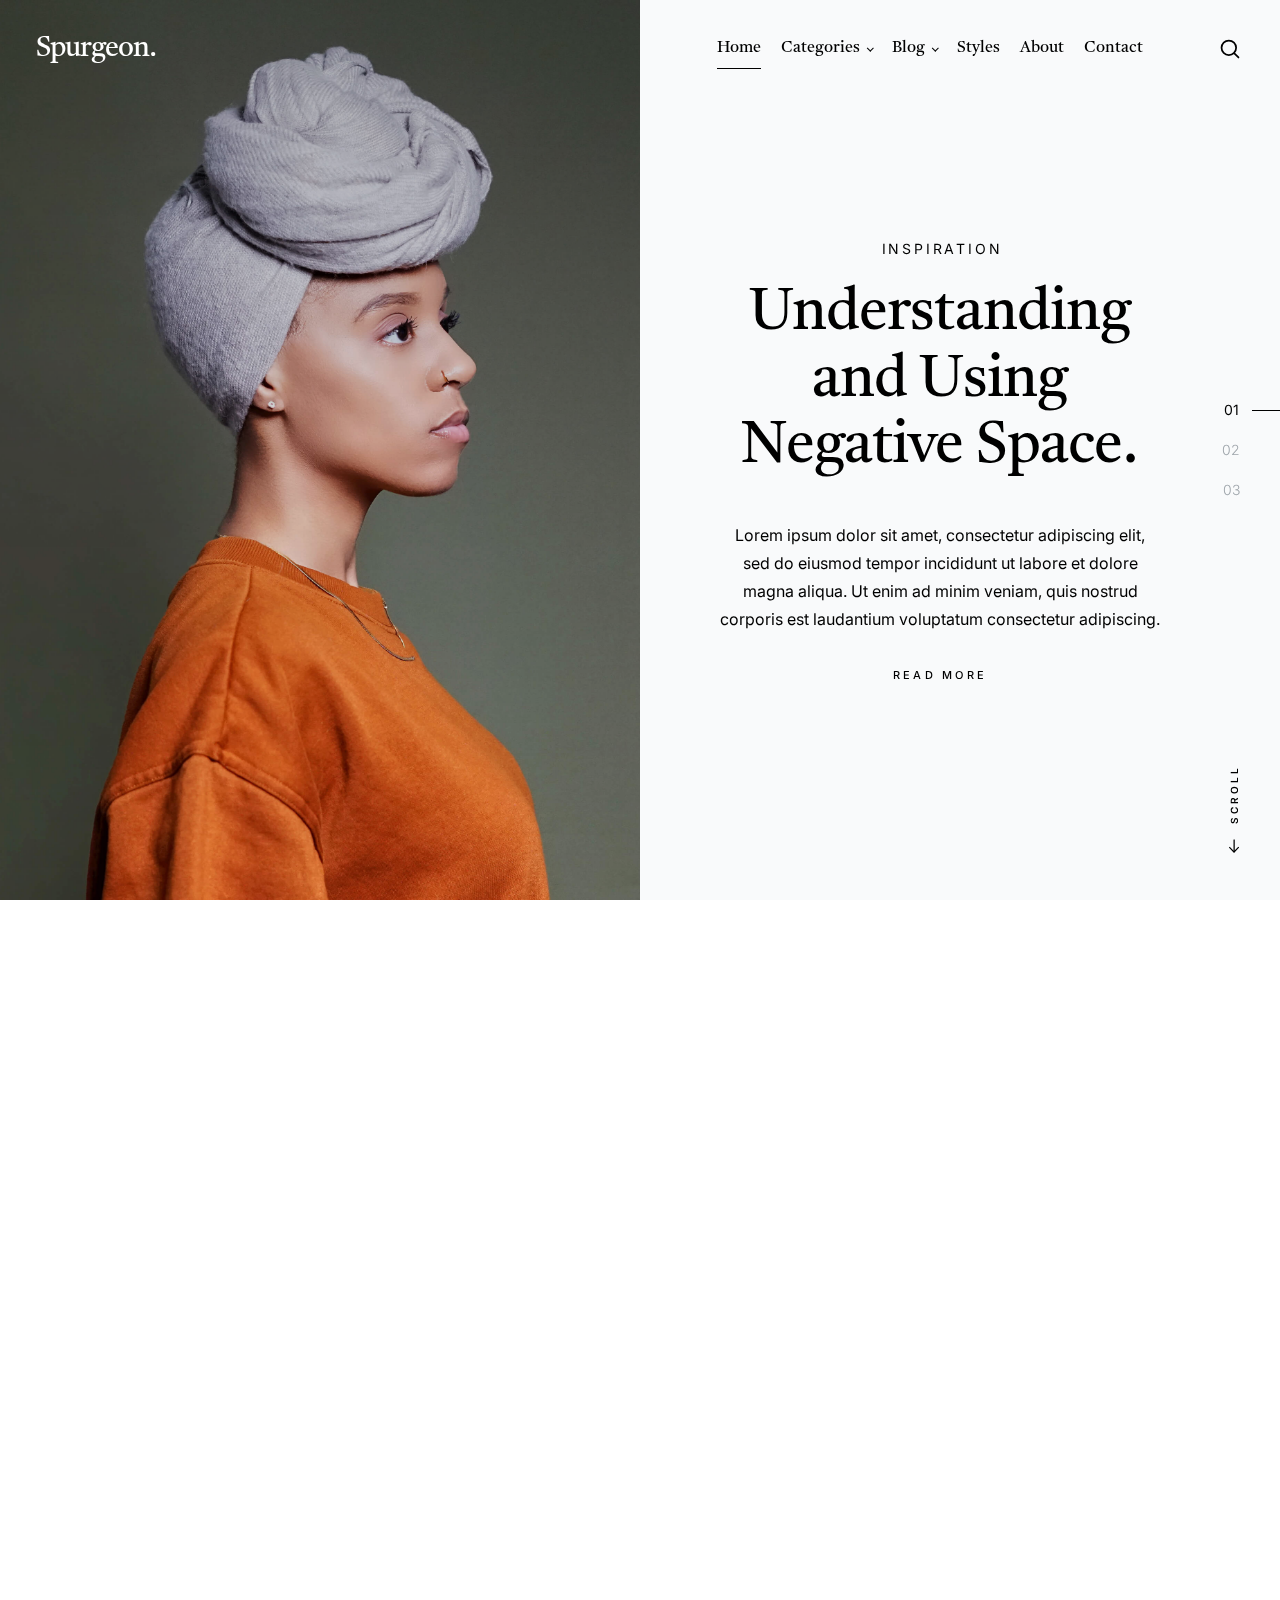
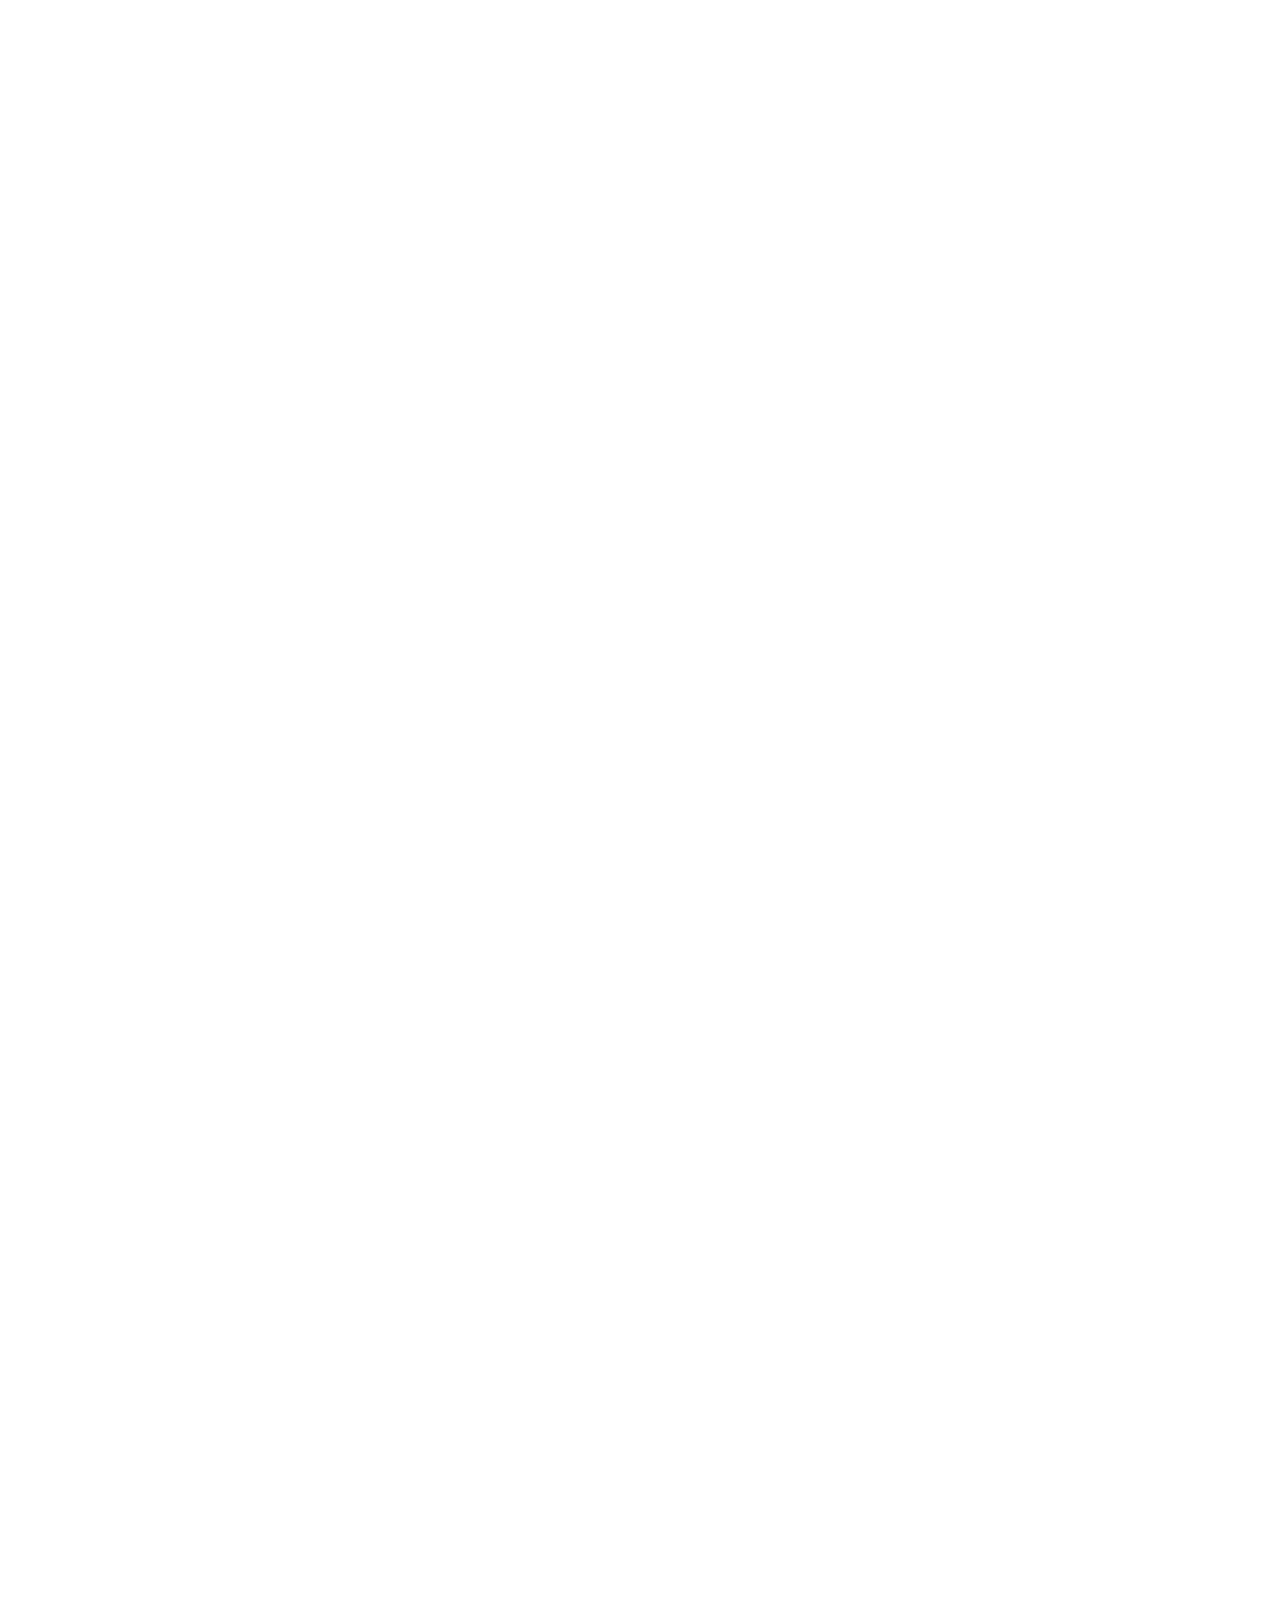
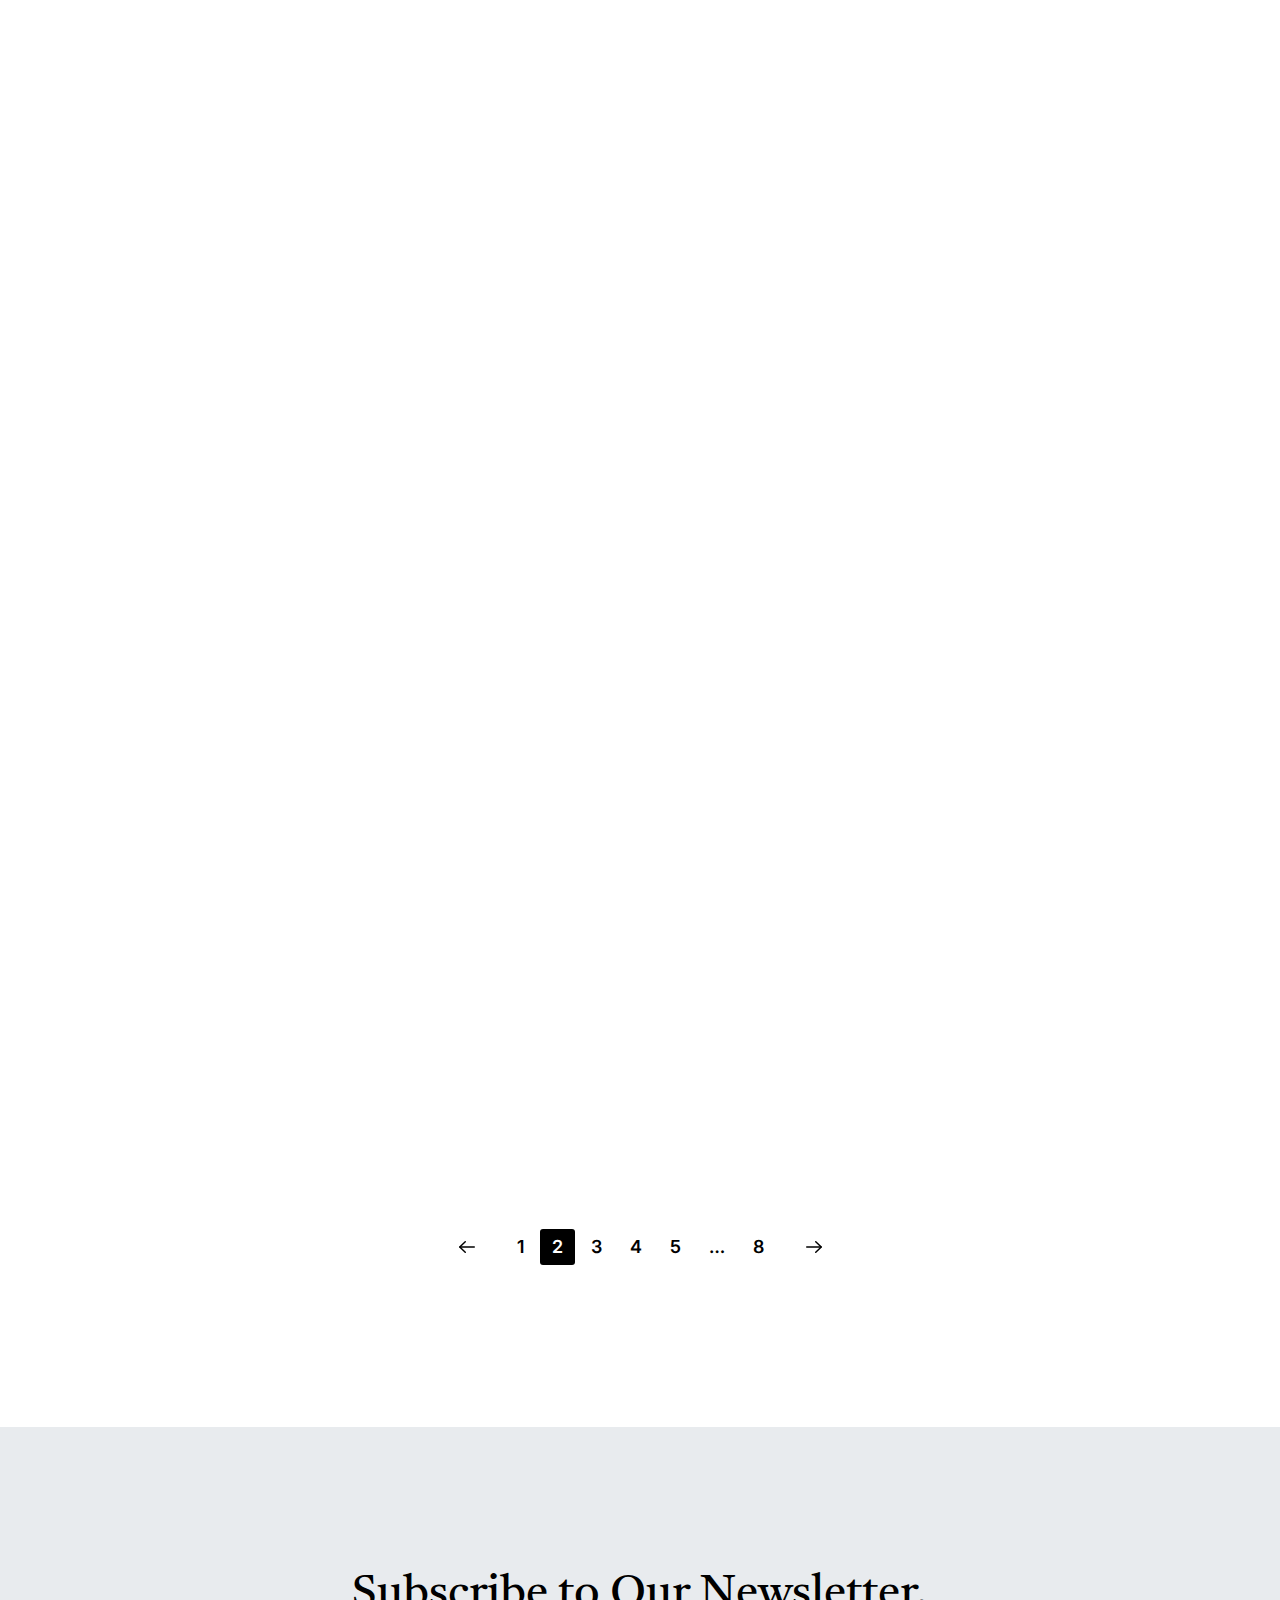
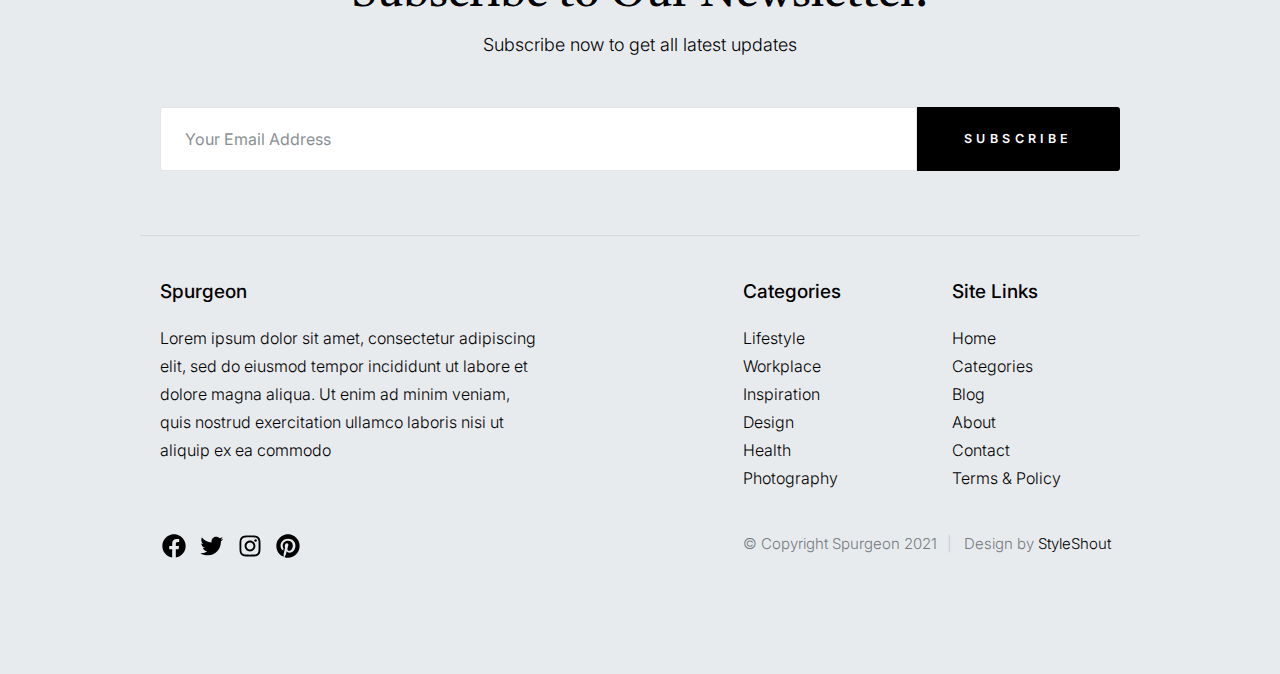
<file: src/main/resources/index.html>
<!DOCTYPE html>
<html lang="en" class="no-js" >
<head>

    <!--- basic page needs
    ================================================== -->
    <meta charset="utf-8">
    <meta name="viewport" content="width=device-width, initial-scale=1">
    <title>Spurgeon</title>

    <script>
        document.documentElement.classList.remove('no-js');
        document.documentElement.classList.add('js');
    </script>

    <!-- CSS
    ================================================== -->
    <link rel="stylesheet" href="css/vendor.css">
    <link rel="stylesheet" href="css/styles.css">

    <!-- favicons
    ================================================== -->
    <link rel="apple-touch-icon" sizes="180x180" href="apple-touch-icon.png">
    <link rel="icon" type="image/png" sizes="32x32" href="favicon-32x32.png">
    <link rel="icon" type="image/png" sizes="16x16" href="favicon-16x16.png">
    <link rel="manifest" href="site.webmanifest">

</head>


<body id="top">


    <!-- preloader
    ================================================== -->
    <div id="preloader">
        <div id="loader" class="dots-fade">
            <div></div>
            <div></div>
            <div></div>
        </div>
    </div>


    <!-- page wrap
    ================================================== -->
    <div id="page" class="s-pagewrap ss-home">


        <!-- # site header 
        ================================================== -->
        <header id="masthead" class="s-header">

            <div class="s-header__branding">
                <p class="site-title">
                    <a href="index.html" rel="home">Spurgeon.</a>
                </p>
            </div>

            <div class="row s-header__navigation">

                <nav class="s-header__nav-wrap">
    
                    <h3 class="s-header__nav-heading">Navigate to</h3>
    
                    <ul class="s-header__nav">
                        <li class="current-menu-item"><a href="index.html" title="">Home</a></li>
                        <li class="has-children">
                            <a href="#0" title="" class="">Categories</a>
                            <ul class="sub-menu">
                                <li><a href="category.html">Design</a></li>
                                <li><a href="category.html">Lifestyle</a></li>
                                <li><a href="category.html">Inspiration</a></li>
                                <li><a href="category.html">Work</a></li>
                                <li><a href="category.html">Health</a></li>
                                <li><a href="category.html">Photography</a></li>
                            </ul>
                        </li>
                        <li class="has-children">
                            <a href="#0" title="" class="">Blog</a>
                            <ul class="sub-menu">
                                <li><a href="single-standard.html">Standard Post</a></li>
                                <li><a href="single-video.html">Video Post</a></li>
                                <li><a href="single-audio.html">Audio Post</a></li>
                            </ul>
                        </li>
                        <li><a href="styles.html" title="">Styles</a></li>
                        <li><a href="about.html" title="">About</a></li>
                        <li><a href="contact.html" title="">Contact</a></li>
                    </ul> <!-- end s-header__nav -->

                </nav> <!-- end s-header__nav-wrap -->
    
            </div> <!-- end s-header__navigation -->

            <div class="s-header__search">

                <div class="s-header__search-inner">
                    <div class="row">
    
                        <form role="search" method="get" class="s-header__search-form" action="#">
                            <label>
                                <span class="u-screen-reader-text">Search for:</span>
                                <input type="search" class="s-header__search-field" placeholder="Search for..." value="" name="s" title="Search for:" autocomplete="off">
                            </label>
                            <input type="submit" class="s-header__search-submit" value="Search"> 
                        </form>
    
                        <a href="#0" title="Close Search" class="s-header__search-close">Close</a>
    
                    </div> <!-- end row -->
                </div> <!-- s-header__search-inner -->
    
            </div> <!-- end s-header__search -->

            <a class="s-header__menu-toggle" href="#0"><span>Menu</span></a>
            <a class="s-header__search-trigger" href="#">
                <svg width="24" height="24" fill="none" viewBox="0 0 24 24">
                    <path stroke="currentColor" stroke-linecap="round" stroke-linejoin="round" stroke-width="1.5" d="M19.25 19.25L15.5 15.5M4.75 11C4.75 7.54822 7.54822 4.75 11 4.75C14.4518 4.75 17.25 7.54822 17.25 11C17.25 14.4518 14.4518 17.25 11 17.25C7.54822 17.25 4.75 14.4518 4.75 11Z"></path>
                </svg>
            </a>

        </header> <!-- end s-header -->


        <!-- # site-content
        ================================================== -->
        <section id="content" class="s-content">


            <!-- hero -->
            <div class="hero">

                <div class="hero__slider swiper-container">

                    <div class="swiper-wrapper">
                        <article class="hero__slide swiper-slide">
                            <div class="hero__entry-image" style="background-image: url('images/thumbs/featured/featured-01_2000.jpg');"></div>
                            <div class="hero__entry-text">
                                <div class="hero__entry-text-inner">
                                    <div class="hero__entry-meta">
                                        <span class="cat-links">
                                            <a href="category.html">Inspiration</a>
                                        </span>
                                    </div>
                                    <h2 class="hero__entry-title">
                                        <a href="single-standard.html">
                                            Understanding and Using Negative Space.
                                        </a>
                                    </h2>
                                    <p class="hero__entry-desc">
                                    Lorem ipsum dolor sit amet, consectetur adipiscing elit, sed do eiusmod tempor 
                                    incididunt ut labore et dolore magna aliqua. Ut enim ad minim veniam, quis 
                                    nostrud corporis est laudantium voluptatum consectetur adipiscing. 
                                    </p>
                                    <a class="hero__more-link" href="single-standard.html">Read More</a>
                                </div>
                            </div>
                        </article>
                        <article class="hero__slide swiper-slide">
                            <div class="hero__entry-image" style="background-image: url('images/thumbs/featured/featured-02_2000.jpg');"></div>
                            <div class="hero__entry-text">
                                <div class="hero__entry-text-inner">
                                    <div class="hero__entry-meta">
                                        <span class="cat-links">
                                            <a href="category.html">Health</a>
                                        </span>
                                    </div>
                                    <h2 class="hero__entry-title">
                                        <a href="single-standard.html">
                                            10 Reasons Why Being in Nature Is Good For You.
                                        </a>
                                    </h2>
                                    <p class="hero__entry-desc">
                                    Voluptas harum sequi rerum quasi quisquam. Est tenetur ut doloribus in aliquid animi nostrum. Tempora 
                                    quibusdam ad nulla. Quis autem possimus dolores est est fugiat saepe vel aut. Earum consequatur.
                                    </p>
                                    <a class="hero__more-link" href="single-standard.html">Read More</a>
                                </div>
                            </div>
                        </article>
                        <article class="hero__slide swiper-slide">
                            <div class="hero__entry-image" style="background-image: url('images/thumbs/featured/featured-03_2000.jpg');"></div>
                            <div class="hero__entry-text">
                                <div class="hero__entry-text-inner">
                                    <div class="hero__entry-meta">
                                        <span class="cat-links">
                                            <a href="category.html">Lifestyle</a>
                                        </span>
                                    </div>
                                    <h2 class="hero__entry-title">
                                        <a href="single-standard.html">
                                            Six Relaxation Techniques to Reduce Stress.
                                        </a>
                                    </h2>
                                    <p class="hero__entry-desc">
                                    Quasi consequatur quia excepturi ullam velit. Repellat velit vel occaecati neque perspiciatis quibusdam nulla. 
                                    Unde et earum. Nostrum nulla optio debitis odio modi. Quis autem possimus dolores est est fugiat saepe vel aut.
                                    </p>
                                    <a class="hero__more-link" href="single-standard.html">Read More</a>
                                </div>
                            </div>
                        </article>
                    </div> <!-- swiper-wrapper -->

                    <div class="swiper-pagination"></div>
    
                </div> <!-- end hero slider -->

                <a href="#bricks" class="hero__scroll-down smoothscroll">
                    <svg width="24" height="24" fill="none" viewBox="0 0 24 24">
                        <path stroke="currentColor" stroke-linecap="round" stroke-linejoin="round" stroke-width="1.5" d="M10.25 6.75L4.75 12L10.25 17.25"></path>
                        <path stroke="currentColor" stroke-linecap="round" stroke-linejoin="round" stroke-width="1.5" d="M19.25 12H5"></path>
                    </svg>
                    <span>Scroll</span>
                </a>

            </div> <!-- end hero -->


            <!--  masonry -->
            <div id="bricks" class="bricks">

                <div class="masonry">

                    <div class="bricks-wrapper" data-animate-block>

                        <div class="grid-sizer"></div>

                        <article class="brick entry" data-animate-el>
        
                            <div class="entry__thumb">
                                <a href="single-standard.html" class="thumb-link">
                                    <img src="images/thumbs/masonry/statue-600.jpg" 
                                        srcset="images/thumbs/masonry/statue-600.jpg 1x, images/thumbs/masonry/statue-1200.jpg 2x" alt="">
                                </a>
                            </div> <!-- end entry__thumb -->
        
                            <div class="entry__text">
                                <div class="entry__header">
                                    <div class="entry__meta">
                                        <span class="cat-links">
                                            <a href="#">Design</a>
                                        </span>
                                        <span class="byline">
                                            By:
                                            <a href="#0">Naruto Uzumaki</a>
                                        </span>
                                    </div>
                                    <h1 class="entry__title"><a href="single-standard.html">Just a Normal Simple Blog Post.</a></h1>
                                 </div>
                                <div class="entry__excerpt">
                                    <p>
                                    Lorem ipsum Sed eiusmod esse aliqua sed incididunt aliqua incididunt mollit id et sit proident dolor nulla 
                                    sed commodo est ad minim elit reprehenderit nisi officia aute incididunt velit sint in aliqua cillum in.
                                    </p>
                                </div>
                                <a class="entry__more-link" href="#0">Read More</a>
                            </div> <!-- end entry__text -->
                        
                        </article> <!-- end article -->

                        <article class="brick entry" data-animate-el>
        
                            <div class="entry__thumb">
                                <a href="single-standard.html" class="thumb-link">
                                    <img src="images/thumbs/masonry/beetle-600.jpg" 
                                        srcset="images/thumbs/masonry/beetle-600.jpg 1x, images/thumbs/masonry/beetle-1200.jpg 2x" alt="">
                                </a>
                            </div> <!-- end entry__thumb -->
        
                            <div class="entry__text">
                                <div class="entry__header">
                                    <div class="entry__meta">
                                        <span class="cat-links">
                                            <a href="#">Lifestyle</a>
                                        </span>
                                        <span class="post-date">
                                            By:
                                            <a href="#0">Sasuke Uchiha</a>
                                        </span>
                                    </div>
                                    <h1 class="entry__title"><a href="single-standard.html">Throwback To The Good Old Days.</a></h1>
                                </div>
                                <div class="entry__excerpt">
                                    <p>
                                    Ipsam odio corrupti et dolores odit aliquid quo. Dolore consectetur a sit modi quam debitis non omnis. Enim ullam 
                                    voluptatem ipsum soluta sed debitis nihil quasi. Et et et sit. Lorem ipsum Sed eiusmod esse aliqua sed incididunt.
                                    </p>
                                </div>
                                <a class="entry__more-link" href="#0">Read More</a>
                            </div> <!-- end entry__text -->
                        
                        </article> <!-- end article -->

                        <article class="brick entry" data-animate-el>
            
                            <div class="entry__thumb">
                                <a href="single-standard.html" class="thumb-link">
                                    <img src="images/thumbs/masonry/grayscale-600.jpg" 
                                        srcset="images/thumbs/masonry/grayscale-600.jpg 1x, images/thumbs/masonry/grayscale-1200.jpg 2x" alt="">
                                </a>
                            </div> <!-- end entry__thumb -->
            
                            <div class="entry__text">
                                <div class="entry__header">
                                    <div class="entry__meta">
                                        <span class="cat-links">
                                            <a href="#">Design</a>
                                        </span>
                                        <span class="byline">
                                            By:
                                            <a href="#0">Naruto Uzumaki</a>
                                        </span>
                                    </div>
                                    <h1 class="entry__title"><a href="single-standard.html">5  Grayscale Coloring Techniques.</a></h1>
                                </div>
                                <div class="entry__excerpt">
                                    <p>
                                    Quo saepe magni magnam expedita nobis. Rerum assumenda necessitatibus tempora dolorem. Harum animi tempora odio natus et 
                                    et perferendis possimus. Aut quo mollitia libero molestiae aut molestiae voluptate tempore. Eius voluptatem eligendi .
                                    </p>
                                </div>
                                <a class="entry__more-link" href="#0">Read More</a>
                            </div> <!-- end entry__text -->
                            
                        </article> <!-- end article -->

                        <article class="brick entry" data-animate-el>
            
                            <div class="entry__thumb">
                                <a href="single-standard.html" class="thumb-link">
                                    <img src="images/thumbs/masonry/woodcraft-600.jpg" 
                                        srcset="images/thumbs/masonry/woodcraft-600.jpg 1x, images/thumbs/masonry/woodcraft-1200.jpg 2x" alt="">
                                </a>
                            </div> <!-- end entry__thumb -->
            
                            <div class="entry__text">
                                <div class="entry__header">
                                    <div class="entry__meta">
                                        <span class="cat-links">
                                            <a href="#">Lifestyle</a>
                                        </span>
                                        <span class="byline">
                                            By:
                                            <a href="#0">Shikamaru Nara</a>
                                        </span>
                                    </div>
                                    <h1 class="entry__title"><a href="single-standard.html">What Minimalism Really Looks Like.</a></h1>
                                 </div>
                                <div class="entry__excerpt">
                                    <p>
                                    Lorem ipsum Sed eiusmod esse aliqua sed incididunt aliqua incididunt mollit id et sit proident dolor nulla sed commodo 
                                    est ad minim elit reprehenderit nisi officia aute incididunt velit sint in aliqua cillum in consequat consequat.
                                    </p>
                                </div>
                                <a class="entry__more-link" href="#0">Read More</a>
                            </div> <!-- end entry__text -->
            
                        </article> <!-- end entry -->
        
                        <article class="brick entry" data-animate-el>
        
                            <div class="entry__thumb">
                                <a href="single-standard.html" class="thumb-link">
                                    <img src="images/thumbs/masonry/tulips-600.jpg" 
                                        srcset="images/thumbs/masonry/tulips-600.jpg 1x, images/thumbs/masonry/tulips-1200.jpg 2x" alt="">
                                </a>
                            </div>  <!-- end entry__thumb -->
        
                            <div class="entry__text">
                                <div class="entry__header">
                                    <div class="entry__meta">
                                        <span class="cat-links">
                                            <a href="#">Health</a>
                                        </span>
                                        <span class="byline">
                                            By:
                                            <a href="#0">Kakashi Hatake</a>
                                        </span>
                                    </div>
                                    <h1 class="entry__title"><a href="single-standard.html">10 Interesting Facts About Caffeine.</a></h1>
                                </div>
                                <div class="entry__excerpt">
                                    <p>
                                    Consequatur amet voluptatem aliquid fuga. Consequatur tempora eos earum deleniti repellendus ducimus. Qui ipsum voluptas 
                                    sed et ad dignissimos explicabo maxime dolor. Rerum quia et. Suscipit similique et. Atque tenetur provident. Excepturi 
                                    autem unde.
                                    </p>
                                </div>
                                <a class="entry__more-link" href="#0">Read More</a>
                            </div> <!-- end entry__text -->
                        
                        </article> <!-- end article -->

                        

                        <article class="brick entry" data-animate-el>
        
                            <div class="entry__thumb">
                                <a href="single-standard.html" class="thumb-link">
                                    <img src="images/thumbs/masonry/red-and-blue-600.jpg" 
                                        srcset="images/thumbs/masonry/red-and-blue-600.jpg 1x, images/thumbs/masonry/red-and-blue-1200.jpg 2x" alt="">
                                </a>
                            </div> <!-- end entry__thumb -->
        
                            <div class="entry__text">
                                <div class="entry__header">
                                    <div class="entry__meta">
                                        <span class="cat-links">
                                            <a href="#">Work</a> 
                                            <a href="#">Design</a>
                                        </span>
                                        <span class="byline">
                                            By:
                                            <a href="#0">Shikamaru Nara</a>
                                        </span>
                                    </div>
                                    <h1 class="entry__title"><a href="single-standard.html">Red and Blue Photo Effects.</a></h1>
                                </div>
                                <div class="entry__excerpt">
                                    <p>
                                    Lorem ipsum Sed eiusmod esse aliqua sed incididunt aliqua incididunt mollit id et sit proident dolor nulla sed commodo 
                                    est ad minim elit reprehenderit nisi officia aute incididunt velit sint in aliqua cillum in consequat consequat in
                                    culpa in anim.
                                    </p>
                                </div>
                                <a class="entry__more-link" href="#0">Read More</a>
                            </div> <!-- end entry__text -->
                        
                        </article> <!-- end article -->
        
                        <article class="brick entry" data-animate-el>
                
                            <div class="entry__thumb">
                                <a href="single-standard.html" class="thumb-link">
                                    <img src="images/thumbs/masonry/white-lamp-600.jpg" 
                                        srcset="images/thumbs/masonry/white-lamp-600.jpg 1x, images/thumbs/masonry/white-lamp-1200.jpg 2x" alt="">
                                </a>
                            </div> <!-- end entry__thumb -->
                
                            <div class="entry__text">
                                <div class="entry__header">
                                    <div class="entry__meta">
                                        <span class="cat-links">
                                            <a href="#">Lifestyle</a>
                                            <a href="#">Work</a>
                                        </span>
                                        <span class="byline">
                                            By:
                                            <a href="#0">Naruto Uzumaki</a>
                                        </span>
                                    </div>
                                    <h1 class="entry__title"><a href="single-standard.html">10 Practical Ways to Be Minimalist.</a></h1>
                                </div>
                                <div class="entry__excerpt">
                                    <p>
                                    Ratione qui voluptas reprehenderit facilis soluta ut nam. Distinctio cum excepturi et. Aperiam blanditiis voluptatem.
                                    A esse sunt nesciunt voluptate. Architecto voluptas id rerum placeat nostrum et optio. Placeat occaecati voluptas.
                                    </p>
                                </div>
                                <a class="entry__more-link" href="#0">Read More</a>
                            </div> <!-- end entry__text -->
                                
                        </article> <!-- end article -->
        
                        <article class="brick entry" data-animate-el>
        
                            <div class="entry__thumb">
                                <a href="single-standard.html" class="thumb-link">
                                    <img src="images/thumbs/masonry/books-600.jpg" 
                                        srcset="images/thumbs/masonry/books-600.jpg 1x, images/thumbs/masonry/books-1200.jpg 2x" alt="">
                                </a>
                            </div> <!-- end entry__thumb -->
        
                            <div class="entry__text">
                                <div class="entry__header">
                                    <div class="entry__meta">
                                        <span class="cat-links">
                                            <a href="#">Health</a>
                                            <a href="#">Lifestyle</a>
                                        </span>
                                        <span class="byline">
                                            By:
                                            <a href="#0">Sakura Haruno</a>
                                        </span>
                                    </div>
                                    <h1 class="entry__title"><a href="single-standard.html">What Does Reading Do to Your Brain?</a></h1>
                                </div>
                                <div class="entry__excerpt">
                                    <p>
                                    Lorem ipsum Sed eiusmod esse aliqua sed incididunt aliqua incididunt mollit id et sit proident dolor nulla sed 
                                    commodo est ad minim elit reprehenderit nisi officia aute incididunt velit sint in aliqua cillum in consequat.
                                    </p>
                                </div>
                                <a class="entry__more-link" href="#0">Read More</a>
                            </div> <!-- end entry__text -->
                        
                        </article> <!-- end article -->
        
                        <article class="brick entry" data-animate-el>
        
                            <div class="entry__thumb">
                                <a href="single-standard.html" class="thumb-link">
                                    <img src="images/thumbs/masonry/lamp-600.jpg" 
                                        srcset="images/thumbs/masonry/lamp-600.jpg 1x, images/thumbs/masonry/lamp-1200.jpg 2x" alt="">
                                </a>
                            </div> <!-- end entry__thumb -->
        
                            <div class="entry__text">
                                <div class="entry__header">
                                    <div class="entry__meta">
                                        <span class="cat-links">
                                            <a href="#">Design</a>
                                            <a href="#">Photography</a>
                                        </span>
                                        <span class="byline">
                                            By:
                                            <a href="#0">Shikamaru Narra</a>
                                        </span>
                                    </div>
                                    <h1 class="entry__title"><a href="single-standard.html">Symmetry In Modern Design.</a></h1>
                                </div>
                                <div class="entry__excerpt">
                                    <p>
                                    Praesentium vel similique laboriosam repudiandae mollitia error. Inventore numquam occaecati omnis beatae fugiat. 
                                    Porro sed numquam doloribus dolores exercitationem recusandae culpa. Sint vel vel quia quis. Non velit eum ea 
                                    tempora quas sapiente.
                                    </p>
                                </div>
                                <a class="entry__more-link" href="#0">Read More</a>
                            </div> <!-- end entry__text -->
                        
                        </article> <!-- end article -->

                        <article class="brick entry" data-animate-el>
        
                            <div class="entry__thumb">
                                <a href="single-standard.html" class="thumb-link">
                                    <img src="images/thumbs/masonry/clock-600.jpg" 
                                        srcset="images/thumbs/masonry/clock-600.jpg 1x, images/thumbs/masonry/clock-1200.jpg 2x" alt="">
                                </a>
                            </div> <!-- end entry__thumb -->
        
                            <div class="entry__text">
                                <div class="entry__header">
                                    <div class="entry__meta">
                                        <span class="cat-links">
                                            <a href="#">Lifestyle</a>
                                            <a href="#">Work</a>
                                        </span>
                                        <span class="byline">
                                            By:
                                            <a href="#0">Sasuke Uchiha</a>
                                        </span>
                                    </div>
                                    <h1 class="entry__title"><a href="single-standard.html">10 Tips for Managing Time Effectively.</a></h1>
                                </div>
                                <div class="entry__excerpt">
                                    <p>
                                    Lorem ipsum Sed eiusmod esse aliqua sed incididunt aliqua incididunt mollit id et sit proident dolor nulla 
                                    sed commodo est ad minim elit reprehenderit nisi officia aute incididunt velit sint in aliqua cillum in anim.
                                    </p>
                                </div>
                                <a class="entry__more-link" href="#0">Read More</a>
                            </div> <!-- end entry__text -->
                        
                        </article> <!-- end article -->

                        

                        <article class="brick entry" data-animate-el>
        
                            <div class="entry__thumb">
                                <a href="single-standard.html" class="thumb-link">
                                    <img src="images/thumbs/masonry/phone-and-keyboard-600.jpg" 
                                        srcset="images/thumbs/masonry/phone-and-keyboard-600.jpg 1x, images/thumbs/masonry/phone-and-keyboard-1200.jpg 2x" alt="">
                                </a>
                            </div> <!-- end entry__thumb -->
        
                            <div class="entry__text">
                                <div class="entry__header">
                                    <div class="entry__meta">
                                        <span class="cat-links">
                                            <a href="https://www.dreamhost.com/r.cgi?287326">Dreamhost</a>
                                        </span>
                                        <span class="byline">
                                            By:
                                            <a href="#0">StyleShout</a>
                                        </span>
                                    </div>
                                    <h1 class="entry__title"><a href="https://www.dreamhost.com/r.cgi?287326">Need Web Hosting for Your Websites?</a></h1>
                                </div>
                                <div class="entry__excerpt">
                                    <p>
                                    Need hosting? We would highly recommend DreamHost.
                                    Enjoy 100% in-house support, guaranteed performance and uptime, 1-click installs, and a super-intuitive control 
                                    panel to make managing your websites and projects easy.
                                    </p>
                                </div>
                                <a class="entry__more-link" href="https://www.dreamhost.com/r.cgi?287326">Learn More</a>
                            </div> <!-- end entry__text -->
                        
                        </article> <!-- end article -->

                        <article class="brick entry" data-animate-el>
        
                            <div class="entry__thumb">
                                <a href="single-standard.html" class="thumb-link">
                                    <img src="images/thumbs/masonry/wheel-600.jpg" 
                                        srcset="images/thumbs/masonry/wheel-600.jpg 1x, images/thumbs/masonry/wheel-1200.jpg 2x" alt="">
                                </a>
                            </div> <!-- end entry__thumb -->
        
                            <div class="entry__text">
                                <div class="entry__header">
                                    <div class="entry__meta">
                                        <span class="cat-links">
                                            <a href="#">Photography</a> 
                                        </span>
                                        <span class="byline">
                                            By:
                                            <a href="#0">Naruto Uzumaki</a>
                                        </span>
                                    </div>
                                    <h1 class="entry__title"><a href="single-standard.html">Black And White Photography Tips.</a></h1>
                                </div>
                                <div class="entry__excerpt">
                                    <p>
                                    Voluptatem maiores aut delectus accusamus et explicabo et. Enim sunt quo odio sit. Hic consequatur et quia voluptas saepe. 
                                    Vel nostrum incidunt ab eum distinctio recusandae. Labore dolore consequatur occaecati iste ex consectetur et perferendis.
                                    </p>
                                </div>
                                <a class="entry__more-link" href="#0">Read More</a>
                            </div> <!-- end entry__text -->
                        
                        </article> <!-- end article -->

                    </div> <!-- end bricks-wrapper -->

                </div> <!-- end masonry-->


                <!-- pagination -->
                <div class="row pagination">
                    <div class="column lg-12">
                        <nav class="pgn">
                            <ul>
                                <li>
                                    <a class="pgn__prev" href="#0">
                                        <svg width="24" height="24" fill="none" viewBox="0 0 24 24">
                                            <path stroke="currentColor" stroke-linecap="round" stroke-linejoin="round" stroke-width="1.5" d="M10.25 6.75L4.75 12L10.25 17.25"></path>
                                            <path stroke="currentColor" stroke-linecap="round" stroke-linejoin="round" stroke-width="1.5" d="M19.25 12H5"></path>
                                        </svg>
                                    </a>
                                </li>
                                <li><a class="pgn__num" href="#0">1</a></li>
                                <li><span class="pgn__num current">2</span></li>
                                <li><a class="pgn__num" href="#0">3</a></li>
                                <li><a class="pgn__num" href="#0">4</a></li>
                                <li><a class="pgn__num" href="#0">5</a></li>
                                <li><span class="pgn__num dots">…</span></li>
                                <li><a class="pgn__num" href="#0">8</a></li>
                                <li>
                                    <a class="pgn__next" href="#0">
                                        <svg width="24" height="24" fill="none" viewBox="0 0 24 24">
                                            <path stroke="currentColor" stroke-linecap="round" stroke-linejoin="round" stroke-width="1.5" d="M13.75 6.75L19.25 12L13.75 17.25"></path>
                                            <path stroke="currentColor" stroke-linecap="round" stroke-linejoin="round" stroke-width="1.5" d="M19 12H4.75"></path>
                                        </svg>
                                    </a>
                                </li>
                            </ul>
                        </nav> <!-- end pgn -->
                    </div> <!-- end column -->
                </div> <!-- end pagination -->

            </div> <!-- end bricks -->

        </section> <!-- end s-content -->


        <!-- # site-footer
        ================================================== -->
        <footer id="colophon" class="s-footer">

            <div class="row s-footer__subscribe">
                <div class="column lg-12">

                    <h2>
                    Subscribe to Our Newsletter.
                    </h2>
                    <p>
                    Subscribe now to get all latest updates
                    </p>

                    <form id="mc-form" class="mc-form">
                        <input type="email" name="EMAIL" id="mce-EMAIL" class="u-fullwidth text-center" placeholder="Your Email Address" title="The domain portion of the email address is invalid (the portion after the @)." pattern="^([^\x00-\x20\x22\x28\x29\x2c\x2e\x3a-\x3c\x3e\x40\x5b-\x5d\x7f-\xff]+|\x22([^\x0d\x22\x5c\x80-\xff]|\x5c[\x00-\x7f])*\x22)(\x2e([^\x00-\x20\x22\x28\x29\x2c\x2e\x3a-\x3c\x3e\x40\x5b-\x5d\x7f-\xff]+|\x22([^\x0d\x22\x5c\x80-\xff]|\x5c[\x00-\x7f])*\x22))*\x40([^\x00-\x20\x22\x28\x29\x2c\x2e\x3a-\x3c\x3e\x40\x5b-\x5d\x7f-\xff]+|\x5b([^\x0d\x5b-\x5d\x80-\xff]|\x5c[\x00-\x7f])*\x5d)(\x2e([^\x00-\x20\x22\x28\x29\x2c\x2e\x3a-\x3c\x3e\x40\x5b-\x5d\x7f-\xff]+|\x5b([^\x0d\x5b-\x5d\x80-\xff]|\x5c[\x00-\x7f])*\x5d))*(\.\w{2,})+$" required>
                        <input type="submit" name="subscribe" value="Subscribe" class="btn--small btn--primary u-fullwidth">
                        <!-- <div style="position: absolute; left: -5000px;" aria-hidden="true"><input type="text" name="b_cdb7b577e41181934ed6a6a44_9a91cfe7b3" tabindex="-1" value=""></div> -->
                        <div class="mc-status"></div>
                    </form>

                </div>
            </div> <!-- end s-footer__subscribe -->

            <div class="row s-footer__main">

                <div class="column lg-5 md-6 tab-12 s-footer__about">
                    <h4>Spurgeon</h4>

                    <p>
                    Lorem ipsum dolor sit amet, consectetur 
                    adipiscing elit, sed do eiusmod tempor 
                    incididunt ut labore et dolore magna aliqua. 
                    Ut enim ad minim veniam, quis nostrud exercitation 
                    ullamco laboris nisi ut aliquip ex ea commodo 
                    </p>
                </div> <!-- end s-footer__about -->

                <div class="column lg-5 md-6 tab-12">
                    <div class="row">
                        <div class="column lg-6">
                            <h4>Categories</h4>
                            <ul class="link-list">
                                <li><a href="category.html">Lifestyle</a></li>
                                <li><a href="category.html">Workplace</a></li>
                                <li><a href="category.html">Inspiration</a></li>
                                <li><a href="category.html">Design</a></li>
                                <li><a href="category.html">Health</a></li>
                                <li><a href="category.html">Photography</a></li>
                            </ul>
                        </div>
                        <div class="column lg-6">
                            <h4>Site Links</h4>
                            <ul class="link-list">
                                <li><a href="index.html">Home</a></li>
                                <li><a href="category.html">Categories</a></li>
                                <li><a href="category.html">Blog</a></li>
                                <li><a href="about.html">About</a></li>
                                <li><a href="about.html">Contact</a></li>
                                <li><a href="#0">Terms & Policy</a></li>
                            </ul>
                        </div>
                    </div>
                </div>

            </div> <!-- end s-footer__main -->

            <div class="row s-footer__bottom">

                <div class="column lg-7 md-6 tab-12">
                    <ul class="s-footer__social">
                        <li>
                            <a href="#0">
                                <svg xmlns="http://www.w3.org/2000/svg" width="24" height="24" viewBox="0 0 24 24" style="fill: rgba(0, 0, 0, 1);transform: ;msFilter:;"><path d="M12.001 2.002c-5.522 0-9.999 4.477-9.999 9.999 0 4.99 3.656 9.126 8.437 9.879v-6.988h-2.54v-2.891h2.54V9.798c0-2.508 1.493-3.891 3.776-3.891 1.094 0 2.24.195 2.24.195v2.459h-1.264c-1.24 0-1.628.772-1.628 1.563v1.875h2.771l-.443 2.891h-2.328v6.988C18.344 21.129 22 16.992 22 12.001c0-5.522-4.477-9.999-9.999-9.999z"></path></svg>
                                <span class="u-screen-reader-text">Facebook</span>
                            </a>
                        </li>
                        <li>
                            <a href="#0">
                                <svg xmlns="http://www.w3.org/2000/svg" width="24" height="24" viewBox="0 0 24 24" style="fill:rgba(0, 0, 0, 1);transform:;-ms-filter:"><path d="M19.633,7.997c0.013,0.175,0.013,0.349,0.013,0.523c0,5.325-4.053,11.461-11.46,11.461c-2.282,0-4.402-0.661-6.186-1.809 c0.324,0.037,0.636,0.05,0.973,0.05c1.883,0,3.616-0.636,5.001-1.721c-1.771-0.037-3.255-1.197-3.767-2.793 c0.249,0.037,0.499,0.062,0.761,0.062c0.361,0,0.724-0.05,1.061-0.137c-1.847-0.374-3.23-1.995-3.23-3.953v-0.05 c0.537,0.299,1.16,0.486,1.82,0.511C3.534,9.419,2.823,8.184,2.823,6.787c0-0.748,0.199-1.434,0.548-2.032 c1.983,2.443,4.964,4.04,8.306,4.215c-0.062-0.3-0.1-0.611-0.1-0.923c0-2.22,1.796-4.028,4.028-4.028 c1.16,0,2.207,0.486,2.943,1.272c0.91-0.175,1.782-0.512,2.556-0.973c-0.299,0.935-0.936,1.721-1.771,2.22 c0.811-0.088,1.597-0.312,2.319-0.624C21.104,6.712,20.419,7.423,19.633,7.997z"></path></svg>
                                <span class="u-screen-reader-text">Twitter</span>
                            </a>
                        </li>
                        <li>
                            <a href="#0">
                                <svg xmlns="http://www.w3.org/2000/svg" width="24" height="24" viewBox="0 0 24 24" style="fill:rgba(0, 0, 0, 1);transform:;-ms-filter:"><path d="M11.999,7.377c-2.554,0-4.623,2.07-4.623,4.623c0,2.554,2.069,4.624,4.623,4.624c2.552,0,4.623-2.07,4.623-4.624 C16.622,9.447,14.551,7.377,11.999,7.377L11.999,7.377z M11.999,15.004c-1.659,0-3.004-1.345-3.004-3.003 c0-1.659,1.345-3.003,3.004-3.003s3.002,1.344,3.002,3.003C15.001,13.659,13.658,15.004,11.999,15.004L11.999,15.004z"></path><circle cx="16.806" cy="7.207" r="1.078"></circle><path d="M20.533,6.111c-0.469-1.209-1.424-2.165-2.633-2.632c-0.699-0.263-1.438-0.404-2.186-0.42 c-0.963-0.042-1.268-0.054-3.71-0.054s-2.755,0-3.71,0.054C7.548,3.074,6.809,3.215,6.11,3.479C4.9,3.946,3.945,4.902,3.477,6.111 c-0.263,0.7-0.404,1.438-0.419,2.186c-0.043,0.962-0.056,1.267-0.056,3.71c0,2.442,0,2.753,0.056,3.71 c0.015,0.748,0.156,1.486,0.419,2.187c0.469,1.208,1.424,2.164,2.634,2.632c0.696,0.272,1.435,0.426,2.185,0.45 c0.963,0.042,1.268,0.055,3.71,0.055s2.755,0,3.71-0.055c0.747-0.015,1.486-0.157,2.186-0.419c1.209-0.469,2.164-1.424,2.633-2.633 c0.263-0.7,0.404-1.438,0.419-2.186c0.043-0.962,0.056-1.267,0.056-3.71s0-2.753-0.056-3.71C20.941,7.57,20.801,6.819,20.533,6.111z M19.315,15.643c-0.007,0.576-0.111,1.147-0.311,1.688c-0.305,0.787-0.926,1.409-1.712,1.711c-0.535,0.199-1.099,0.303-1.67,0.311 c-0.95,0.044-1.218,0.055-3.654,0.055c-2.438,0-2.687,0-3.655-0.055c-0.569-0.007-1.135-0.112-1.669-0.311 c-0.789-0.301-1.414-0.923-1.719-1.711c-0.196-0.534-0.302-1.099-0.311-1.669c-0.043-0.95-0.053-1.218-0.053-3.654 c0-2.437,0-2.686,0.053-3.655c0.007-0.576,0.111-1.146,0.311-1.687c0.305-0.789,0.93-1.41,1.719-1.712 c0.534-0.198,1.1-0.303,1.669-0.311c0.951-0.043,1.218-0.055,3.655-0.055c2.437,0,2.687,0,3.654,0.055 c0.571,0.007,1.135,0.112,1.67,0.311c0.786,0.303,1.407,0.925,1.712,1.712c0.196,0.534,0.302,1.099,0.311,1.669 c0.043,0.951,0.054,1.218,0.054,3.655c0,2.436,0,2.698-0.043,3.654H19.315z"></path></svg>
                                <span class="u-screen-reader-text">Instagram</span>
                            </a>
                        </li>
                        <li>
                            <a href="#0">
                                <svg xmlns="http://www.w3.org/2000/svg" width="24" height="24" viewBox="0 0 24 24" style="fill: rgba(0, 0, 0, 1);transform: ;msFilter:;"><path d="M11.99 2C6.472 2 2 6.473 2 11.99c0 4.232 2.633 7.85 6.35 9.306-.088-.79-.166-2.006.034-2.868.182-.78 1.172-4.966 1.172-4.966s-.299-.599-.299-1.484c0-1.388.805-2.425 1.808-2.425.853 0 1.264.64 1.264 1.407 0 .858-.546 2.139-.827 3.327-.235.994.499 1.805 1.479 1.805 1.775 0 3.141-1.872 3.141-4.575 0-2.392-1.719-4.064-4.173-4.064-2.843 0-4.512 2.132-4.512 4.335 0 .858.331 1.779.744 2.28a.3.3 0 0 1 .069.286c-.076.315-.245.994-.277 1.133-.044.183-.145.222-.335.134-1.247-.581-2.027-2.405-2.027-3.871 0-3.151 2.289-6.045 6.601-6.045 3.466 0 6.159 2.469 6.159 5.77 0 3.444-2.171 6.213-5.184 6.213-1.013 0-1.964-.525-2.29-1.146l-.623 2.374c-.225.868-.834 1.956-1.241 2.62a10 10 0 0 0 2.958.445c5.517 0 9.99-4.473 9.99-9.99S17.507 2 11.99 2"></path></svg>
                                <span class="u-screen-reader-text">Pinterest</span>
                            </a>
                        </li>
                    </ul>
                </div>
                <div class="column lg-5 md-6 tab-12">
                    <div class="ss-copyright">
                        <span>© Copyright Spurgeon 2021</span> 
                        <span>Design by <a href="https://www.styleshout.com/">StyleShout</a></span>
                    </div>
                </div>

            </div> <!-- end s-footer__bottom -->
           
            <div class="ss-go-top">
                <a class="smoothscroll" title="Back to Top" href="#top">
                    <svg width="24" height="24" fill="none" viewBox="0 0 24 24">
                        <path stroke="currentColor" stroke-linecap="round" stroke-linejoin="round" stroke-width="1.5" d="M17.25 10.25L12 4.75L6.75 10.25"/>
                        <path stroke="currentColor" stroke-linecap="round" stroke-linejoin="round" stroke-width="1.5" d="M12 19.25V5.75"/>
                    </svg>
                </a>
            </div> <!-- end ss-go-top -->

        </footer><!-- end s-footer -->


    <!-- Java Script
    ================================================== -->
    <script src="js/plugins.js"></script>
    <script src="js/main.js"></script>

</body>
</html>
</file>
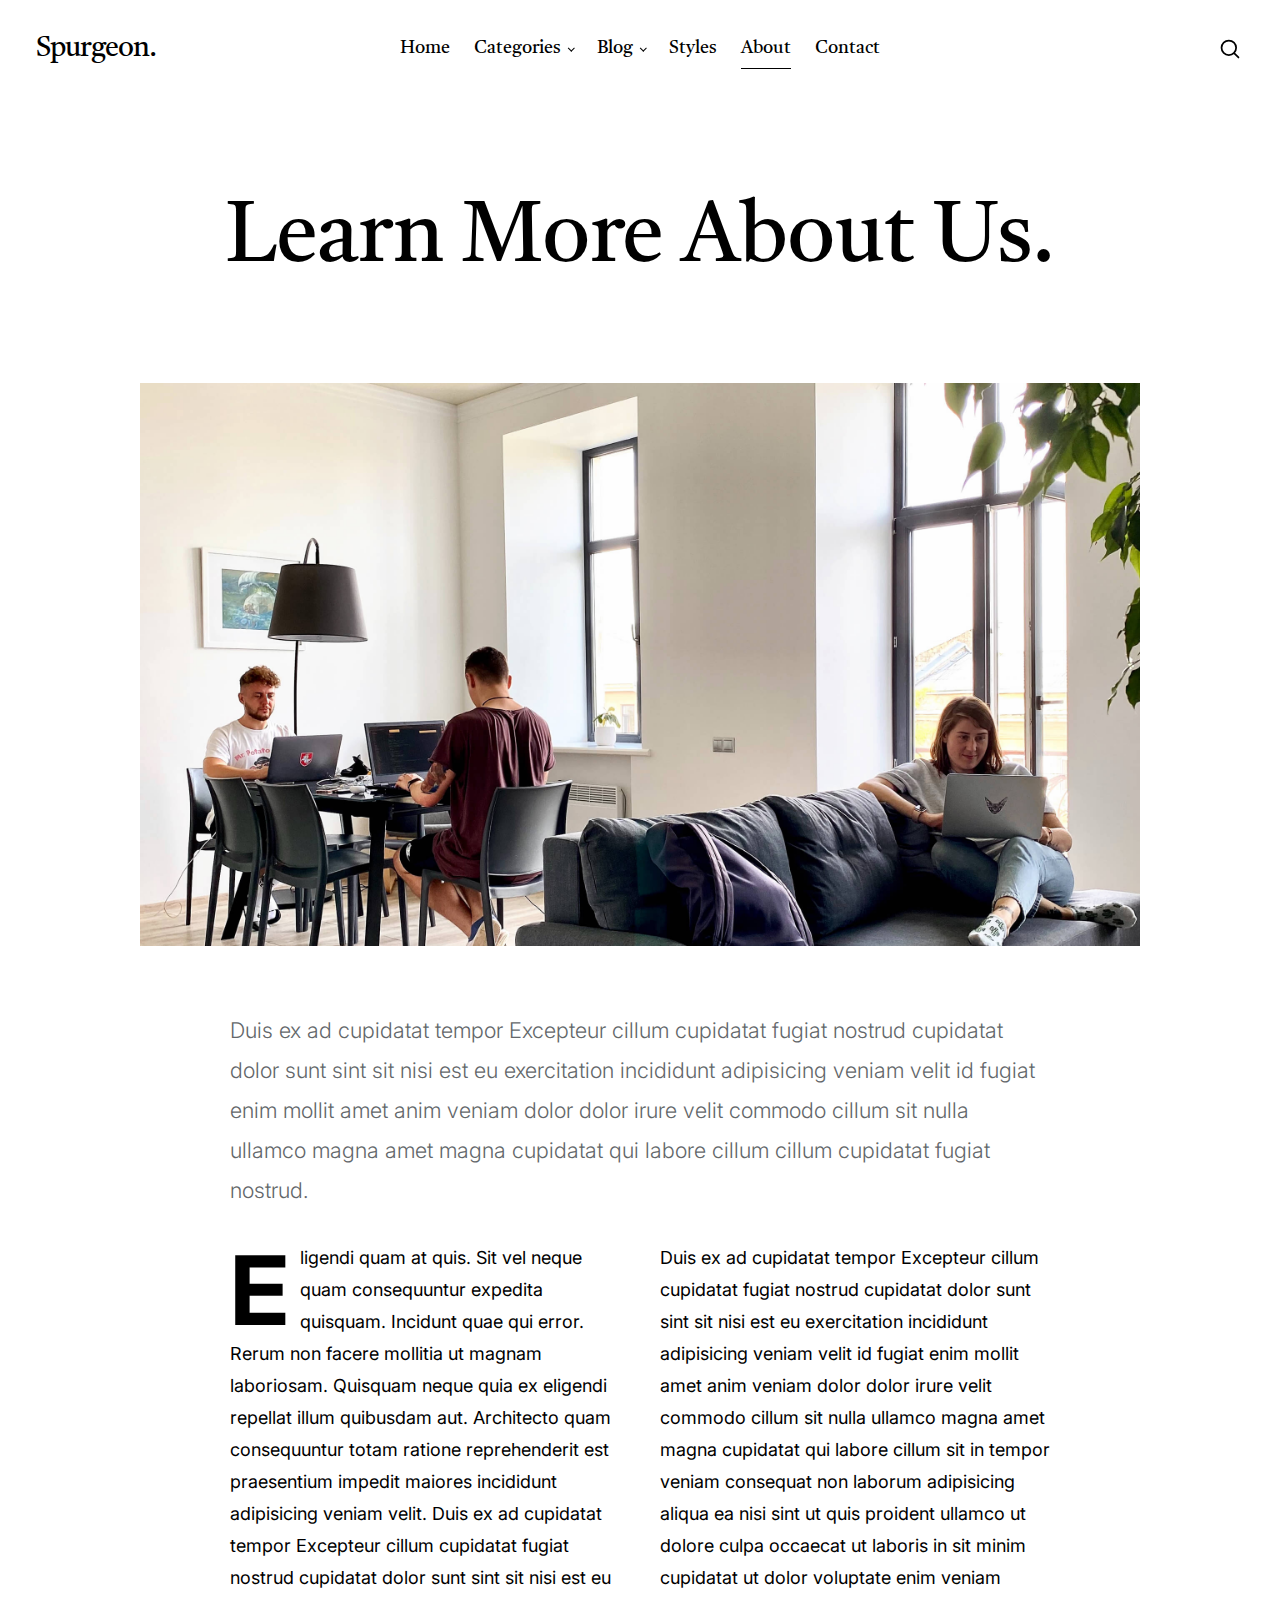
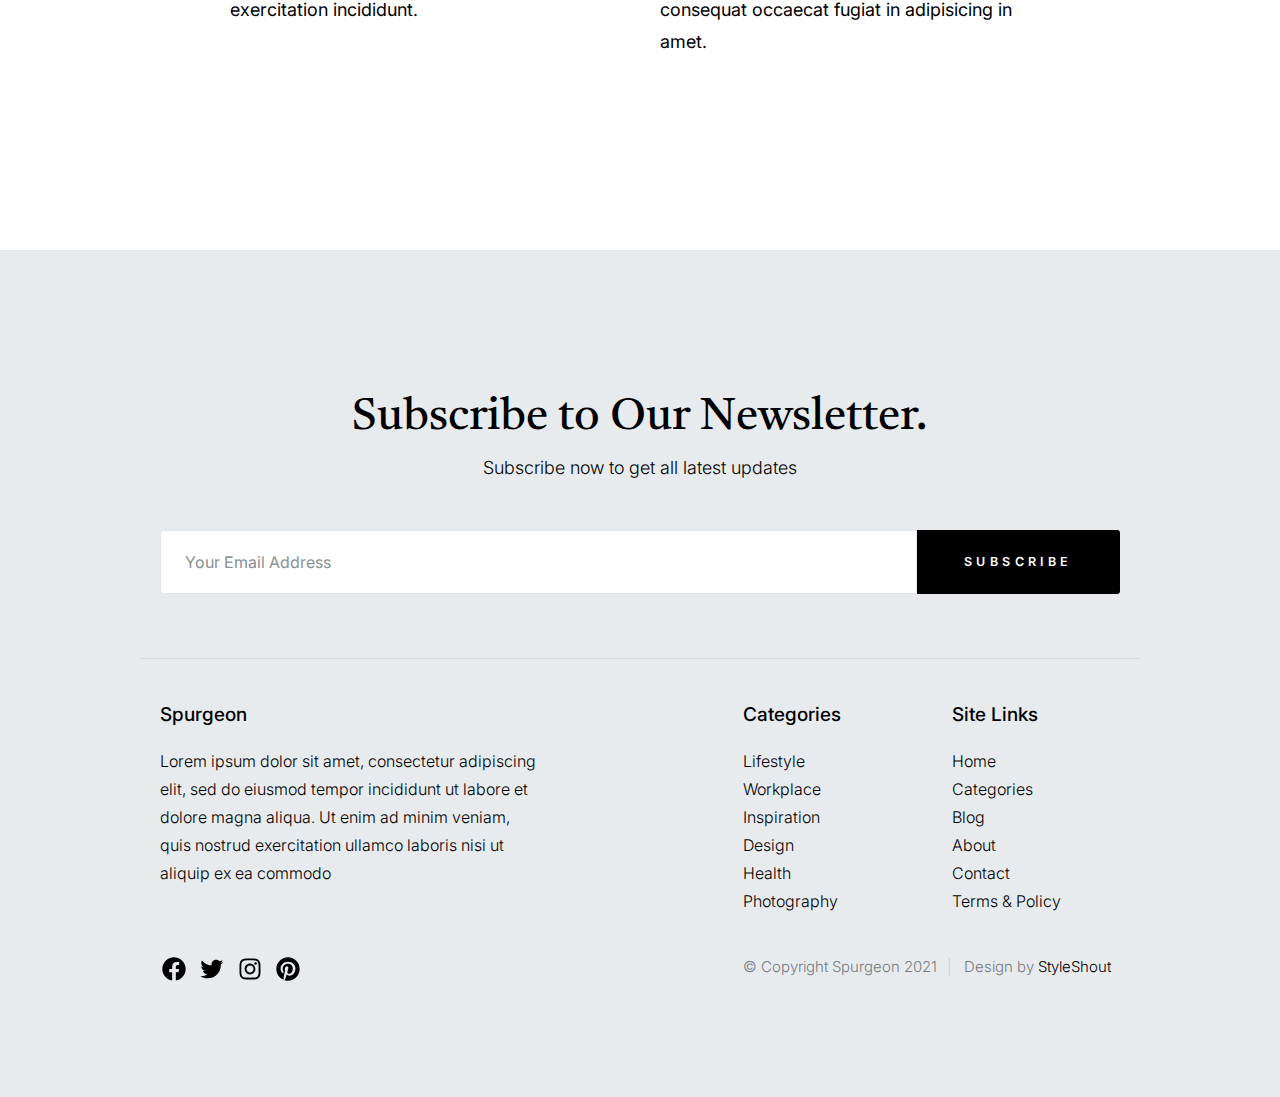
<file: src/main/resources/about.html>
<!DOCTYPE html>
<html lang="en" class="no-js" >
<head>

    <!--- basic page needs
    ================================================== -->
    <meta charset="utf-8">
    <meta name="viewport" content="width=device-width, initial-scale=1">
    <title>About - Spurgeon</title>

    <script>
        document.documentElement.classList.remove('no-js');
        document.documentElement.classList.add('js');
    </script>

    <!-- CSS
    ================================================== -->
    <link rel="stylesheet" href="css/vendor.css">
    <link rel="stylesheet" href="css/styles.css">

    <!-- favicons
    ================================================== -->
    <link rel="apple-touch-icon" sizes="180x180" href="apple-touch-icon.png">
    <link rel="icon" type="image/png" sizes="32x32" href="favicon-32x32.png">
    <link rel="icon" type="image/png" sizes="16x16" href="favicon-16x16.png">
    <link rel="manifest" href="site.webmanifest">

</head>

<body id="top">


    <!-- preloader
    ================================================== -->
    <div id="preloader">
        <div id="loader" class="dots-fade">
            <div></div>
            <div></div>
            <div></div>
        </div>
    </div>


    <!-- page wrap
    ================================================== -->
    <div id="page" class="s-pagewrap">


        <!-- # site header 
        ================================================== -->
        <header id="masthead" class="s-header">

            <div class="s-header__branding">
                <p class="site-title">
                    <a href="index.html" rel="home">Spurgeon.</a>
                </p>
            </div>

            <div class="row s-header__navigation">

                <nav class="s-header__nav-wrap">
    
                    <h3 class="s-header__nav-heading">Navigate to</h3>
    
                    <ul class="s-header__nav">
                        <li><a href="index.html" title="">Home</a></li>
                        <li class="has-children">
                            <a href="#0" title="" class="">Categories</a>
                            <ul class="sub-menu">
                                <li><a href="category.html">Design</a></li>
                                <li><a href="category.html">Lifestyle</a></li>
                                <li><a href="category.html">Inspiration</a></li>
                                <li><a href="category.html">Work</a></li>
                                <li><a href="category.html">Health</a></li>
                                <li><a href="category.html">Photography</a></li>
                            </ul>
                        </li>
                        <li class="has-children">
                            <a href="#0" title="" class="">Blog</a>
                            <ul class="sub-menu">
                                <li><a href="single-standard.html">Standard Post</a></li>
                                <li><a href="single-video.html">Video Post</a></li>
                                <li><a href="single-audio.html">Audio Post</a></li>
                            </ul>
                        </li>
                        <li><a href="styles.html" title="">Styles</a></li>
                        <li class="current-menu-item"><a href="about.html" title="">About</a></li>
                        <li><a href="contact.html" title="">Contact</a></li>
                    </ul> <!-- end s-header__nav -->

                </nav> <!-- end s-header__nav-wrap -->
    
            </div> <!-- end s-header__navigation -->

            <div class="s-header__search">

                <div class="s-header__search-inner">
                    <div class="row">
    
                        <form role="search" method="get" class="s-header__search-form" action="#">
                            <label>
                                <span class="u-screen-reader-text">Search for:</span>
                                <input type="search" class="s-header__search-field" placeholder="Search for..." value="" name="s" title="Search for:" autocomplete="off">
                            </label>
                            <input type="submit" class="s-header__search-submit" value="Search"> 
                        </form>
    
                        <a href="#0" title="Close Search" class="s-header__search-close">Close</a>
    
                    </div> <!-- end row -->
                </div> <!-- s-header__search-inner -->
    
            </div> <!-- end s-header__search -->

            <a class="s-header__menu-toggle" href="#0"><span>Menu</span></a>
            <a class="s-header__search-trigger" href="#">
                <svg width="24" height="24" fill="none" viewBox="0 0 24 24">
                    <path stroke="currentColor" stroke-linecap="round" stroke-linejoin="round" stroke-width="1.5" d="M19.25 19.25L15.5 15.5M4.75 11C4.75 7.54822 7.54822 4.75 11 4.75C14.4518 4.75 17.25 7.54822 17.25 11C17.25 14.4518 14.4518 17.25 11 17.25C7.54822 17.25 4.75 14.4518 4.75 11Z"></path>
                </svg>
            </a>

        </header> <!-- end s-header -->


        <!-- # site-content
        ================================================== -->
        <div id="content" class="s-content s-content--page">

                <div class="row entry-wrap">
                    <div class="column lg-12">

                        <article class="entry">

                            <header class="entry__header entry__header--narrow">
    
                                <h1 class="entry__title">
                                    Learn More About Us.
                                </h1>
    
                            </header>

                            <div class="entry__media">
                                <figure class="featured-image">
                                    <img src="images/thumbs/about/about-1200.jpg" 
                                      srcset="images/thumbs/about/about-2400.jpg 2400w, 
                                              images/thumbs/about/about-1200.jpg 1200w, 
                                              images/thumbs/about/about-600.jpg 600w" sizes="(max-width: 2400px) 100vw, 2400px" alt="">
                                </figure>
                            </div>

                            <div class="content-primary">

                                <div class="entry__content">
        
                                    <p class="lead">
                                    Duis ex ad cupidatat tempor Excepteur cillum cupidatat fugiat nostrud cupidatat dolor 
                                    sunt sint sit nisi est eu exercitation incididunt adipisicing veniam velit id fugiat 
                                    enim mollit amet anim veniam dolor dolor irure velit commodo cillum sit nulla ullamco 
                                    magna amet magna cupidatat qui labore cillum cillum cupidatat fugiat nostrud.</p> 

                                    <div class="row block-lg-one-half block-tab-whole">
                                        <div class="column">
                                            <p class="drop-cap">
                                                Eligendi quam at quis. Sit vel neque quam consequuntur expedita quisquam. Incidunt quae 
                                                qui error. Rerum non facere mollitia ut magnam laboriosam. Quisquam neque quia ex eligendi 
                                                repellat illum quibusdam aut. Architecto quam consequuntur totam ratione reprehenderit est 
                                                praesentium impedit maiores incididunt adipisicing veniam velit. Duis ex ad cupidatat tempor Excepteur cillum cupidatat fugiat nostrud cupidatat dolor 
                                                sunt sint sit nisi est eu exercitation incididunt.
                                                </p>
                                        </div>
                                        <div class="column">
                                            <p>
                                                Duis ex ad cupidatat tempor Excepteur cillum cupidatat fugiat nostrud cupidatat dolor 
                                                sunt sint sit nisi est eu exercitation incididunt adipisicing veniam velit id fugiat 
                                                enim mollit amet anim veniam dolor dolor irure velit commodo cillum sit nulla ullamco 
                                                magna amet magna cupidatat qui labore cillum sit in tempor veniam consequat non laborum 
                                                adipisicing aliqua ea nisi sint ut quis proident ullamco ut dolore culpa occaecat ut 
                                                laboris in sit minim cupidatat ut dolor voluptate enim veniam consequat occaecat fugiat 
                                                in adipisicing in amet.
                                                </p>
                                        </div>
                                    </div>

                            </div> <!-- end content-primary -->

                        </article> <!-- end entry -->

                    </div>
                </div> <!-- end entry-wrap -->

        </section> <!-- end s-content -->


        <!-- # site-footer
        ================================================== -->
        <footer id="colophon" class="s-footer">

            <div class="row s-footer__subscribe">
                <div class="column lg-12">

                    <h2>
                    Subscribe to Our Newsletter.
                    </h2>
                    <p>
                    Subscribe now to get all latest updates
                    </p>

                    <form id="mc-form" class="mc-form">
                        <input type="email" name="EMAIL" id="mce-EMAIL" class="u-fullwidth text-center" placeholder="Your Email Address" title="The domain portion of the email address is invalid (the portion after the @)." pattern="^([^\x00-\x20\x22\x28\x29\x2c\x2e\x3a-\x3c\x3e\x40\x5b-\x5d\x7f-\xff]+|\x22([^\x0d\x22\x5c\x80-\xff]|\x5c[\x00-\x7f])*\x22)(\x2e([^\x00-\x20\x22\x28\x29\x2c\x2e\x3a-\x3c\x3e\x40\x5b-\x5d\x7f-\xff]+|\x22([^\x0d\x22\x5c\x80-\xff]|\x5c[\x00-\x7f])*\x22))*\x40([^\x00-\x20\x22\x28\x29\x2c\x2e\x3a-\x3c\x3e\x40\x5b-\x5d\x7f-\xff]+|\x5b([^\x0d\x5b-\x5d\x80-\xff]|\x5c[\x00-\x7f])*\x5d)(\x2e([^\x00-\x20\x22\x28\x29\x2c\x2e\x3a-\x3c\x3e\x40\x5b-\x5d\x7f-\xff]+|\x5b([^\x0d\x5b-\x5d\x80-\xff]|\x5c[\x00-\x7f])*\x5d))*(\.\w{2,})+$" required>
                        <input type="submit" name="subscribe" value="Subscribe" class="btn--small btn--primary u-fullwidth">
                        <!-- <div style="position: absolute; left: -5000px;" aria-hidden="true"><input type="text" name="b_cdb7b577e41181934ed6a6a44_9a91cfe7b3" tabindex="-1" value=""></div> -->
                        <div class="mc-status"></div>
                    </form>

                </div>
            </div> <!-- end s-footer__subscribe -->

            <div class="row s-footer__main">

                <div class="column lg-5 md-6 tab-12 s-footer__about">
                    <h4>Spurgeon</h4>

                    <p>
                    Lorem ipsum dolor sit amet, consectetur 
                    adipiscing elit, sed do eiusmod tempor 
                    incididunt ut labore et dolore magna aliqua. 
                    Ut enim ad minim veniam, quis nostrud exercitation 
                    ullamco laboris nisi ut aliquip ex ea commodo 
                    </p>
                </div> <!-- end s-footer__about -->

                <div class="column lg-5 md-6 tab-12">
                    <div class="row">
                        <div class="column lg-6">
                            <h4>Categories</h4>
                            <ul class="link-list">
                                <li><a href="category.html">Lifestyle</a></li>
                                <li><a href="category.html">Workplace</a></li>
                                <li><a href="category.html">Inspiration</a></li>
                                <li><a href="category.html">Design</a></li>
                                <li><a href="category.html">Health</a></li>
                                <li><a href="category.html">Photography</a></li>
                            </ul>
                        </div>
                        <div class="column lg-6">
                            <h4>Site Links</h4>
                            <ul class="link-list">
                                <li><a href="index.html">Home</a></li>
                                <li><a href="category.html">Categories</a></li>
                                <li><a href="category.html">Blog</a></li>
                                <li><a href="about.html">About</a></li>
                                <li><a href="about.html">Contact</a></li>
                                <li><a href="#0">Terms & Policy</a></li>
                            </ul>
                        </div>
                    </div>
                </div>

            </div> <!-- end s-footer__main -->

            <div class="row s-footer__bottom">

                <div class="column lg-7 md-6 tab-12">
                    <ul class="s-footer__social">
                        <li>
                            <a href="#0">
                                <svg xmlns="http://www.w3.org/2000/svg" width="24" height="24" viewBox="0 0 24 24" style="fill: rgba(0, 0, 0, 1);transform: ;msFilter:;"><path d="M12.001 2.002c-5.522 0-9.999 4.477-9.999 9.999 0 4.99 3.656 9.126 8.437 9.879v-6.988h-2.54v-2.891h2.54V9.798c0-2.508 1.493-3.891 3.776-3.891 1.094 0 2.24.195 2.24.195v2.459h-1.264c-1.24 0-1.628.772-1.628 1.563v1.875h2.771l-.443 2.891h-2.328v6.988C18.344 21.129 22 16.992 22 12.001c0-5.522-4.477-9.999-9.999-9.999z"></path></svg>
                                <span class="u-screen-reader-text">Facebook</span>
                            </a>
                        </li>
                        <li>
                            <a href="#0">
                                <svg xmlns="http://www.w3.org/2000/svg" width="24" height="24" viewBox="0 0 24 24" style="fill:rgba(0, 0, 0, 1);transform:;-ms-filter:"><path d="M19.633,7.997c0.013,0.175,0.013,0.349,0.013,0.523c0,5.325-4.053,11.461-11.46,11.461c-2.282,0-4.402-0.661-6.186-1.809 c0.324,0.037,0.636,0.05,0.973,0.05c1.883,0,3.616-0.636,5.001-1.721c-1.771-0.037-3.255-1.197-3.767-2.793 c0.249,0.037,0.499,0.062,0.761,0.062c0.361,0,0.724-0.05,1.061-0.137c-1.847-0.374-3.23-1.995-3.23-3.953v-0.05 c0.537,0.299,1.16,0.486,1.82,0.511C3.534,9.419,2.823,8.184,2.823,6.787c0-0.748,0.199-1.434,0.548-2.032 c1.983,2.443,4.964,4.04,8.306,4.215c-0.062-0.3-0.1-0.611-0.1-0.923c0-2.22,1.796-4.028,4.028-4.028 c1.16,0,2.207,0.486,2.943,1.272c0.91-0.175,1.782-0.512,2.556-0.973c-0.299,0.935-0.936,1.721-1.771,2.22 c0.811-0.088,1.597-0.312,2.319-0.624C21.104,6.712,20.419,7.423,19.633,7.997z"></path></svg>
                                <span class="u-screen-reader-text">Twitter</span>
                            </a>
                        </li>
                        <li>
                            <a href="#0">
                                <svg xmlns="http://www.w3.org/2000/svg" width="24" height="24" viewBox="0 0 24 24" style="fill:rgba(0, 0, 0, 1);transform:;-ms-filter:"><path d="M11.999,7.377c-2.554,0-4.623,2.07-4.623,4.623c0,2.554,2.069,4.624,4.623,4.624c2.552,0,4.623-2.07,4.623-4.624 C16.622,9.447,14.551,7.377,11.999,7.377L11.999,7.377z M11.999,15.004c-1.659,0-3.004-1.345-3.004-3.003 c0-1.659,1.345-3.003,3.004-3.003s3.002,1.344,3.002,3.003C15.001,13.659,13.658,15.004,11.999,15.004L11.999,15.004z"></path><circle cx="16.806" cy="7.207" r="1.078"></circle><path d="M20.533,6.111c-0.469-1.209-1.424-2.165-2.633-2.632c-0.699-0.263-1.438-0.404-2.186-0.42 c-0.963-0.042-1.268-0.054-3.71-0.054s-2.755,0-3.71,0.054C7.548,3.074,6.809,3.215,6.11,3.479C4.9,3.946,3.945,4.902,3.477,6.111 c-0.263,0.7-0.404,1.438-0.419,2.186c-0.043,0.962-0.056,1.267-0.056,3.71c0,2.442,0,2.753,0.056,3.71 c0.015,0.748,0.156,1.486,0.419,2.187c0.469,1.208,1.424,2.164,2.634,2.632c0.696,0.272,1.435,0.426,2.185,0.45 c0.963,0.042,1.268,0.055,3.71,0.055s2.755,0,3.71-0.055c0.747-0.015,1.486-0.157,2.186-0.419c1.209-0.469,2.164-1.424,2.633-2.633 c0.263-0.7,0.404-1.438,0.419-2.186c0.043-0.962,0.056-1.267,0.056-3.71s0-2.753-0.056-3.71C20.941,7.57,20.801,6.819,20.533,6.111z M19.315,15.643c-0.007,0.576-0.111,1.147-0.311,1.688c-0.305,0.787-0.926,1.409-1.712,1.711c-0.535,0.199-1.099,0.303-1.67,0.311 c-0.95,0.044-1.218,0.055-3.654,0.055c-2.438,0-2.687,0-3.655-0.055c-0.569-0.007-1.135-0.112-1.669-0.311 c-0.789-0.301-1.414-0.923-1.719-1.711c-0.196-0.534-0.302-1.099-0.311-1.669c-0.043-0.95-0.053-1.218-0.053-3.654 c0-2.437,0-2.686,0.053-3.655c0.007-0.576,0.111-1.146,0.311-1.687c0.305-0.789,0.93-1.41,1.719-1.712 c0.534-0.198,1.1-0.303,1.669-0.311c0.951-0.043,1.218-0.055,3.655-0.055c2.437,0,2.687,0,3.654,0.055 c0.571,0.007,1.135,0.112,1.67,0.311c0.786,0.303,1.407,0.925,1.712,1.712c0.196,0.534,0.302,1.099,0.311,1.669 c0.043,0.951,0.054,1.218,0.054,3.655c0,2.436,0,2.698-0.043,3.654H19.315z"></path></svg>
                                <span class="u-screen-reader-text">Instagram</span>
                            </a>
                        </li>
                        <li>
                            <a href="#0">
                                <svg xmlns="http://www.w3.org/2000/svg" width="24" height="24" viewBox="0 0 24 24" style="fill: rgba(0, 0, 0, 1);transform: ;msFilter:;"><path d="M11.99 2C6.472 2 2 6.473 2 11.99c0 4.232 2.633 7.85 6.35 9.306-.088-.79-.166-2.006.034-2.868.182-.78 1.172-4.966 1.172-4.966s-.299-.599-.299-1.484c0-1.388.805-2.425 1.808-2.425.853 0 1.264.64 1.264 1.407 0 .858-.546 2.139-.827 3.327-.235.994.499 1.805 1.479 1.805 1.775 0 3.141-1.872 3.141-4.575 0-2.392-1.719-4.064-4.173-4.064-2.843 0-4.512 2.132-4.512 4.335 0 .858.331 1.779.744 2.28a.3.3 0 0 1 .069.286c-.076.315-.245.994-.277 1.133-.044.183-.145.222-.335.134-1.247-.581-2.027-2.405-2.027-3.871 0-3.151 2.289-6.045 6.601-6.045 3.466 0 6.159 2.469 6.159 5.77 0 3.444-2.171 6.213-5.184 6.213-1.013 0-1.964-.525-2.29-1.146l-.623 2.374c-.225.868-.834 1.956-1.241 2.62a10 10 0 0 0 2.958.445c5.517 0 9.99-4.473 9.99-9.99S17.507 2 11.99 2"></path></svg>
                                <span class="u-screen-reader-text">Pinterest</span>
                            </a>
                        </li>
                    </ul>
                </div>
                <div class="column lg-5 md-6 tab-12">
                    <div class="ss-copyright">
                        <span>© Copyright Spurgeon 2021</span> 
                        <span>Design by <a href="https://www.styleshout.com/">StyleShout</a></span>
                    </div>
                </div>

            </div> <!-- end s-footer__bottom -->
           
            <div class="ss-go-top">
                <a class="smoothscroll" title="Back to Top" href="#top">
                    <svg width="24" height="24" fill="none" viewBox="0 0 24 24">
                        <path stroke="currentColor" stroke-linecap="round" stroke-linejoin="round" stroke-width="1.5" d="M17.25 10.25L12 4.75L6.75 10.25"/>
                        <path stroke="currentColor" stroke-linecap="round" stroke-linejoin="round" stroke-width="1.5" d="M12 19.25V5.75"/>
                    </svg>
                </a>
            </div> <!-- end ss-go-top -->

        </footer><!-- end s-footer -->


    <!-- Java Script
    ================================================== -->
    <script src="js/plugins.js"></script>
    <script src="js/main.js"></script>

</body>
</html>
</file>
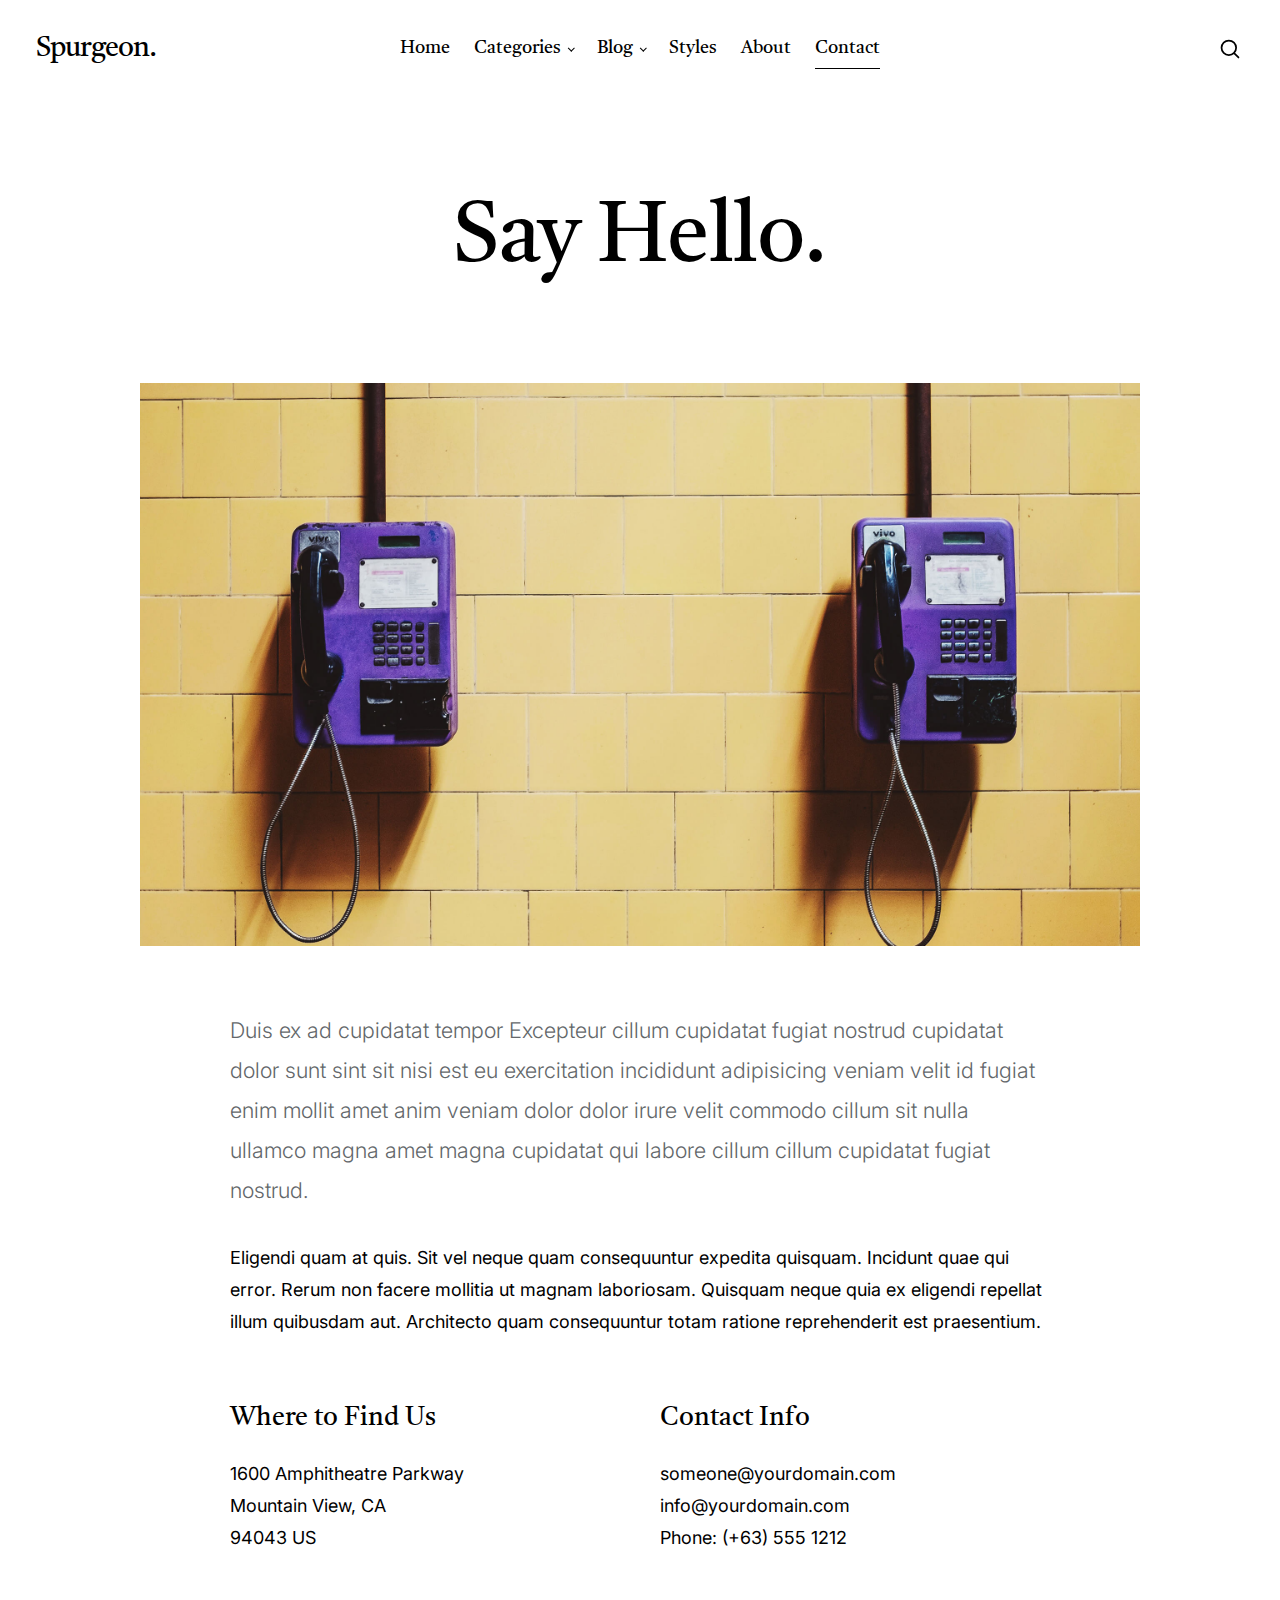
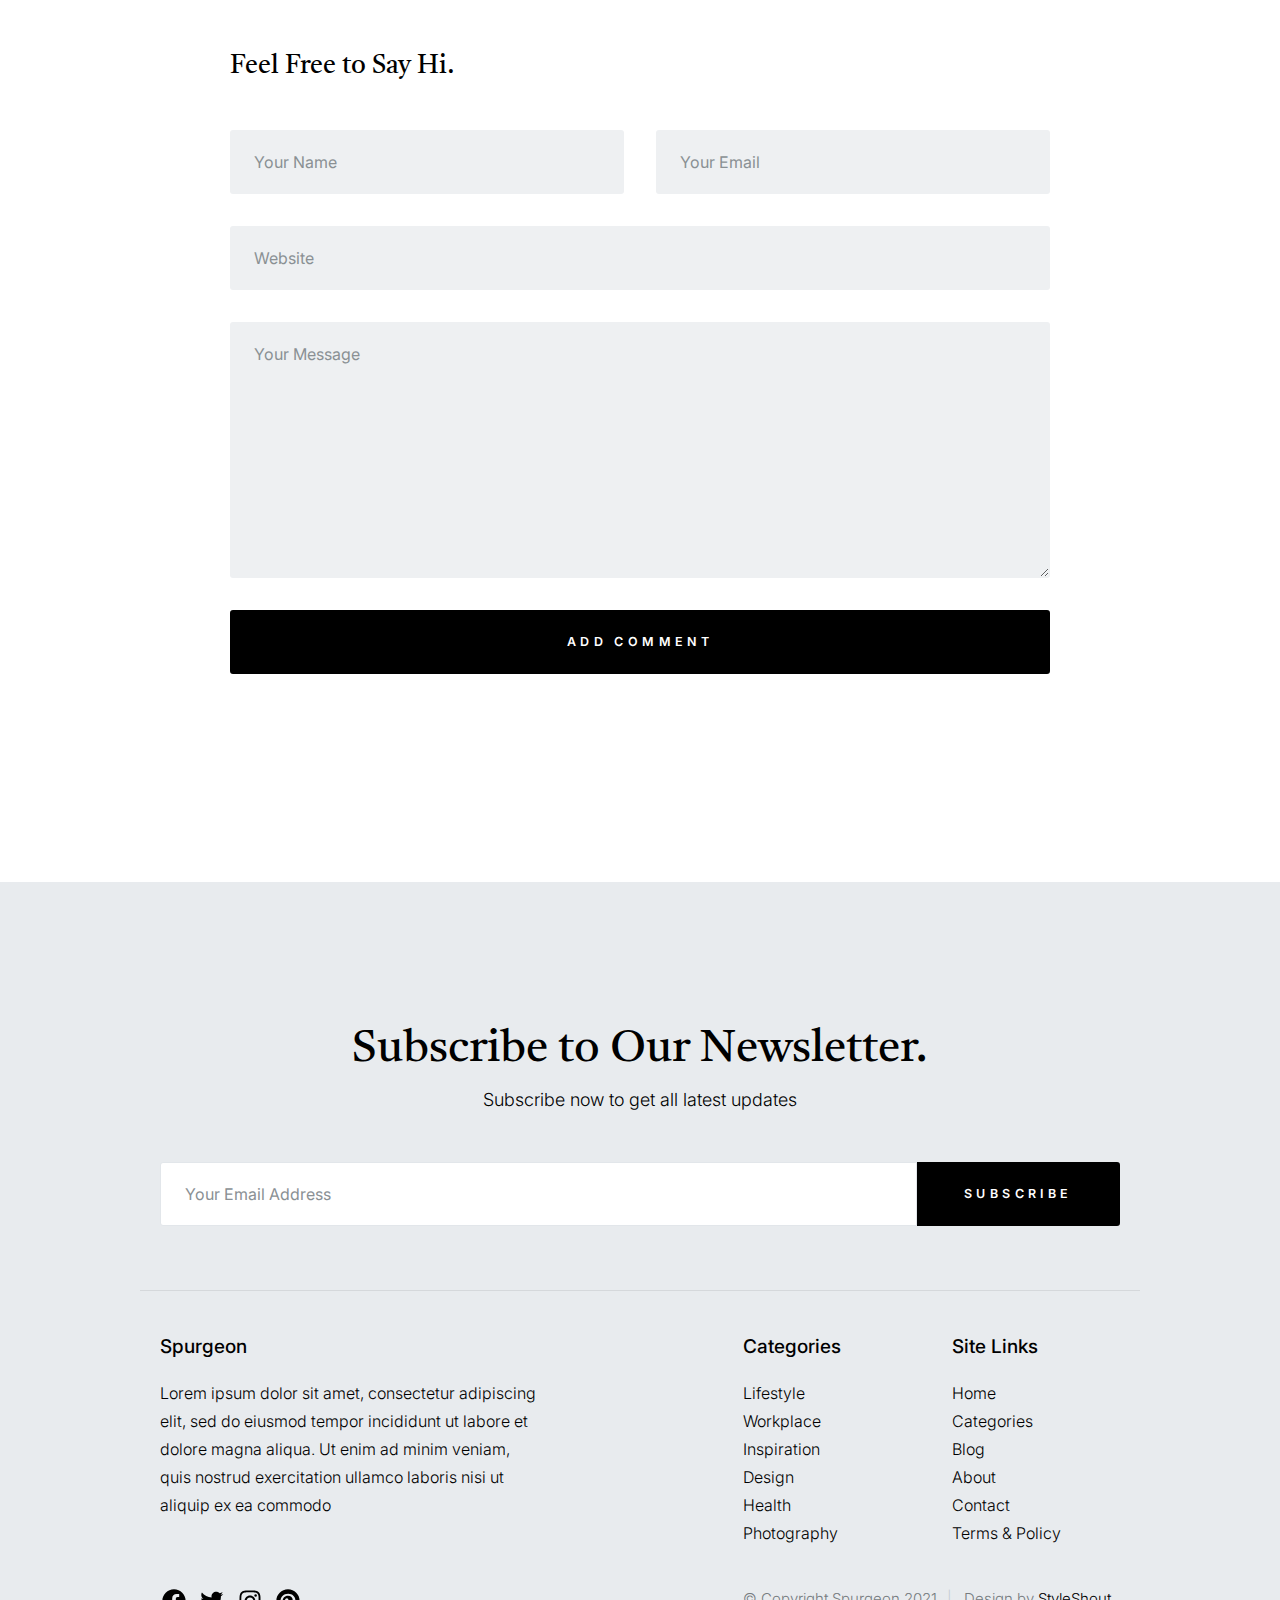
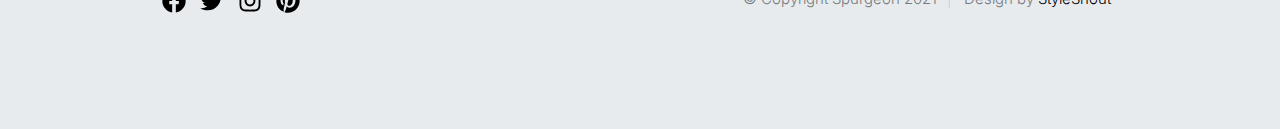
<file: src/main/resources/contact.html>
<!DOCTYPE html>
<html lang="en" class="no-js" >
<head>

    <!--- basic page needs
    ================================================== -->
    <meta charset="utf-8">
    <meta name="viewport" content="width=device-width, initial-scale=1">
    <title>Contact - Spurgeon</title>

    <script>
        document.documentElement.classList.remove('no-js');
        document.documentElement.classList.add('js');
    </script>

    <!-- CSS
    ================================================== -->
    <link rel="stylesheet" href="css/vendor.css">
    <link rel="stylesheet" href="css/styles.css">

    <!-- favicons
    ================================================== -->
    <link rel="apple-touch-icon" sizes="180x180" href="apple-touch-icon.png">
    <link rel="icon" type="image/png" sizes="32x32" href="favicon-32x32.png">
    <link rel="icon" type="image/png" sizes="16x16" href="favicon-16x16.png">
    <link rel="manifest" href="site.webmanifest">

</head>

<body id="top">


    <!-- preloader
    ================================================== -->
    <div id="preloader">
        <div id="loader" class="dots-fade">
            <div></div>
            <div></div>
            <div></div>
        </div>
    </div>


    <!-- page wrap
    ================================================== -->
    <div id="page" class="s-pagewrap">


        <!-- # site header 
        ================================================== -->
        <header id="masthead" class="s-header">

            <div class="s-header__branding">
                <p class="site-title">
                    <a href="index.html" rel="home">Spurgeon.</a>
                </p>
            </div>

            <div class="row s-header__navigation">

                <nav class="s-header__nav-wrap">
    
                    <h3 class="s-header__nav-heading">Navigate to</h3>
    
                    <ul class="s-header__nav">
                        <li><a href="index.html" title="">Home</a></li>
                        <li class="has-children">
                            <a href="#0" title="" class="">Categories</a>
                            <ul class="sub-menu">
                                <li><a href="category.html">Design</a></li>
                                <li><a href="category.html">Lifestyle</a></li>
                                <li><a href="category.html">Inspiration</a></li>
                                <li><a href="category.html">Work</a></li>
                                <li><a href="category.html">Health</a></li>
                                <li><a href="category.html">Photography</a></li>
                            </ul>
                        </li>
                        <li class="has-children">
                            <a href="#0" title="" class="">Blog</a>
                            <ul class="sub-menu">
                                <li><a href="single-standard.html">Standard Post</a></li>
                                <li><a href="single-video.html">Video Post</a></li>
                                <li><a href="single-audio.html">Audio Post</a></li>
                            </ul>
                        </li>
                        <li><a href="styles.html" title="">Styles</a></li>
                        <li><a href="about.html" title="">About</a></li>
                        <li class="current-menu-item"><a href="contact.html" title="">Contact</a></li>
                    </ul> <!-- end s-header__nav -->

                </nav> <!-- end s-header__nav-wrap -->
    
            </div> <!-- end s-header__navigation -->

            <div class="s-header__search">

                <div class="s-header__search-inner">
                    <div class="row">
    
                        <form role="search" method="get" class="s-header__search-form" action="#">
                            <label>
                                <span class="u-screen-reader-text">Search for:</span>
                                <input type="search" class="s-header__search-field" placeholder="Search for..." value="" name="s" title="Search for:" autocomplete="off">
                            </label>
                            <input type="submit" class="s-header__search-submit" value="Search"> 
                        </form>
    
                        <a href="#0" title="Close Search" class="s-header__search-close">Close</a>
    
                    </div> <!-- end row -->
                </div> <!-- s-header__search-inner -->
    
            </div> <!-- end s-header__search -->

            <a class="s-header__menu-toggle" href="#0"><span>Menu</span></a>
            <a class="s-header__search-trigger" href="#">
                <svg width="24" height="24" fill="none" viewBox="0 0 24 24">
                    <path stroke="currentColor" stroke-linecap="round" stroke-linejoin="round" stroke-width="1.5" d="M19.25 19.25L15.5 15.5M4.75 11C4.75 7.54822 7.54822 4.75 11 4.75C14.4518 4.75 17.25 7.54822 17.25 11C17.25 14.4518 14.4518 17.25 11 17.25C7.54822 17.25 4.75 14.4518 4.75 11Z"></path>
                </svg>
            </a>

        </header> <!-- end s-header -->


        <!-- # site-content
        ================================================== -->
        <div id="content" class="s-content s-content--page">

                <div class="row entry-wrap">
                    <div class="column lg-12">

                        <article class="entry">

                            <header class="entry__header entry__header--narrow">
    
                                <h1 class="entry__title">
                                    Say Hello.
                                </h1>
    
                            </header>

                            <div class="entry__media">
                                <figure class="featured-image">
                                    <img src="images/thumbs/contact/contact-1200.jpg" 
                                      srcset="images/thumbs/contact/contact-2400.jpg 2400w, 
                                              images/thumbs/contact/contact-1200.jpg 1200w, 
                                              images/thumbs/contact/contact-600.jpg 600w" sizes="(max-width: 2400px) 100vw, 2400px" alt="">
                                </figure>
                            </div>

                            <div class="content-primary">

                                <div class="entry__content">
        
                                    <p class="lead">
                                    Duis ex ad cupidatat tempor Excepteur cillum cupidatat fugiat nostrud cupidatat dolor 
                                    sunt sint sit nisi est eu exercitation incididunt adipisicing veniam velit id fugiat 
                                    enim mollit amet anim veniam dolor dolor irure velit commodo cillum sit nulla ullamco 
                                    magna amet magna cupidatat qui labore cillum cillum cupidatat fugiat nostrud.</p> 

                                    <p>
                                    Eligendi quam at quis. Sit vel neque quam consequuntur expedita quisquam. Incidunt quae 
                                    qui error. Rerum non facere mollitia ut magnam laboriosam. Quisquam neque quia ex eligendi 
                                    repellat illum quibusdam aut. Architecto quam consequuntur totam ratione reprehenderit est 
                                    praesentium. 
                                    </p>

                                    <div class="row block-large-1-2 block-tab-whole entry__blocks">
                                        <div class="column">
                                            <h4>Where to Find Us</h4>
                                            <p>
                                            1600 Amphitheatre Parkway<br>
                                            Mountain View, CA<br>
                                            94043 US
                                            </p>
                                        </div>
        
                                        <div class="column">
                                            <h4>Contact Info</h4>
                                            <p>
                                            someone@yourdomain.com<br>
                                            info@yourdomain.com <br>
                                            Phone: (+63) 555 1212
                                            </p> 
                                        </div>
                                    </div>

                                    <h4>Feel Free to Say Hi.</h4>

                                    <form name="cForm" id="cForm" class="entry__form" method="post" action="" autocomplete="off">
                                        <fieldset class="row">

                                            <div class="column lg-6 tab-12 form-field">
                                                <input name="cName" id="cName" class="u-fullwidth" placeholder="Your Name" value="" type="text">
                                            </div>

                                            <div class="column lg-6 tab-12 form-field">
                                                <input name="cEmail" id="cEmail" class="u-fullwidth" placeholder="Your Email" value="" type="text">
                                            </div>

                                            <div class="column lg-12 form-field">
                                                <input name="cWebsite" id="cWebsite" class="u-fullwidth" placeholder="Website" value="" type="text">
                                            </div>

                                            <div class="column lg-12 message form-field">
                                                <textarea name="cMessage" id="cMessage" class="u-fullwidth" placeholder="Your Message"></textarea>
                                            </div>

                                            <div class="column lg-12">
                                                <input name="submit" id="submit" class="btn btn--primary btn-wide btn--large u-fullwidth" value="Add Comment" type="submit">
                                            </div>

                                        </fieldset>
                                    </form> <!-- end form -->

                            </div> <!-- end content-primary -->

                        </article> <!-- end entry -->

                    </div>
                </div> <!-- end entry-wrap -->
        </section> <!-- end s-content -->


        <!-- # site-footer
        ================================================== -->
        <footer id="colophon" class="s-footer">

            <div class="row s-footer__subscribe">
                <div class="column lg-12">

                    <h2>
                    Subscribe to Our Newsletter.
                    </h2>
                    <p>
                    Subscribe now to get all latest updates
                    </p>

                    <form id="mc-form" class="mc-form">
                        <input type="email" name="EMAIL" id="mce-EMAIL" class="u-fullwidth text-center" placeholder="Your Email Address" title="The domain portion of the email address is invalid (the portion after the @)." pattern="^([^\x00-\x20\x22\x28\x29\x2c\x2e\x3a-\x3c\x3e\x40\x5b-\x5d\x7f-\xff]+|\x22([^\x0d\x22\x5c\x80-\xff]|\x5c[\x00-\x7f])*\x22)(\x2e([^\x00-\x20\x22\x28\x29\x2c\x2e\x3a-\x3c\x3e\x40\x5b-\x5d\x7f-\xff]+|\x22([^\x0d\x22\x5c\x80-\xff]|\x5c[\x00-\x7f])*\x22))*\x40([^\x00-\x20\x22\x28\x29\x2c\x2e\x3a-\x3c\x3e\x40\x5b-\x5d\x7f-\xff]+|\x5b([^\x0d\x5b-\x5d\x80-\xff]|\x5c[\x00-\x7f])*\x5d)(\x2e([^\x00-\x20\x22\x28\x29\x2c\x2e\x3a-\x3c\x3e\x40\x5b-\x5d\x7f-\xff]+|\x5b([^\x0d\x5b-\x5d\x80-\xff]|\x5c[\x00-\x7f])*\x5d))*(\.\w{2,})+$" required>
                        <input type="submit" name="subscribe" value="Subscribe" class="btn--small btn--primary u-fullwidth">
                        <!-- <div style="position: absolute; left: -5000px;" aria-hidden="true"><input type="text" name="b_cdb7b577e41181934ed6a6a44_9a91cfe7b3" tabindex="-1" value=""></div> -->
                        <div class="mc-status"></div>
                    </form>

                </div>
            </div> <!-- end s-footer__subscribe -->

            <div class="row s-footer__main">

                <div class="column lg-5 md-6 tab-12 s-footer__about">
                    <h4>Spurgeon</h4>

                    <p>
                    Lorem ipsum dolor sit amet, consectetur 
                    adipiscing elit, sed do eiusmod tempor 
                    incididunt ut labore et dolore magna aliqua. 
                    Ut enim ad minim veniam, quis nostrud exercitation 
                    ullamco laboris nisi ut aliquip ex ea commodo 
                    </p>
                </div> <!-- end s-footer__about -->

                <div class="column lg-5 md-6 tab-12">
                    <div class="row">
                        <div class="column lg-6">
                            <h4>Categories</h4>
                            <ul class="link-list">
                                <li><a href="category.html">Lifestyle</a></li>
                                <li><a href="category.html">Workplace</a></li>
                                <li><a href="category.html">Inspiration</a></li>
                                <li><a href="category.html">Design</a></li>
                                <li><a href="category.html">Health</a></li>
                                <li><a href="category.html">Photography</a></li>
                            </ul>
                        </div>
                        <div class="column lg-6">
                            <h4>Site Links</h4>
                            <ul class="link-list">
                                <li><a href="index.html">Home</a></li>
                                <li><a href="category.html">Categories</a></li>
                                <li><a href="category.html">Blog</a></li>
                                <li><a href="about.html">About</a></li>
                                <li><a href="about.html">Contact</a></li>
                                <li><a href="#0">Terms & Policy</a></li>
                            </ul>
                        </div>
                    </div>
                </div>

            </div> <!-- end s-footer__main -->

            <div class="row s-footer__bottom">

                <div class="column lg-7 md-6 tab-12">
                    <ul class="s-footer__social">
                        <li>
                            <a href="#0">
                                <svg xmlns="http://www.w3.org/2000/svg" width="24" height="24" viewBox="0 0 24 24" style="fill: rgba(0, 0, 0, 1);transform: ;msFilter:;"><path d="M12.001 2.002c-5.522 0-9.999 4.477-9.999 9.999 0 4.99 3.656 9.126 8.437 9.879v-6.988h-2.54v-2.891h2.54V9.798c0-2.508 1.493-3.891 3.776-3.891 1.094 0 2.24.195 2.24.195v2.459h-1.264c-1.24 0-1.628.772-1.628 1.563v1.875h2.771l-.443 2.891h-2.328v6.988C18.344 21.129 22 16.992 22 12.001c0-5.522-4.477-9.999-9.999-9.999z"></path></svg>
                                <span class="u-screen-reader-text">Facebook</span>
                            </a>
                        </li>
                        <li>
                            <a href="#0">
                                <svg xmlns="http://www.w3.org/2000/svg" width="24" height="24" viewBox="0 0 24 24" style="fill:rgba(0, 0, 0, 1);transform:;-ms-filter:"><path d="M19.633,7.997c0.013,0.175,0.013,0.349,0.013,0.523c0,5.325-4.053,11.461-11.46,11.461c-2.282,0-4.402-0.661-6.186-1.809 c0.324,0.037,0.636,0.05,0.973,0.05c1.883,0,3.616-0.636,5.001-1.721c-1.771-0.037-3.255-1.197-3.767-2.793 c0.249,0.037,0.499,0.062,0.761,0.062c0.361,0,0.724-0.05,1.061-0.137c-1.847-0.374-3.23-1.995-3.23-3.953v-0.05 c0.537,0.299,1.16,0.486,1.82,0.511C3.534,9.419,2.823,8.184,2.823,6.787c0-0.748,0.199-1.434,0.548-2.032 c1.983,2.443,4.964,4.04,8.306,4.215c-0.062-0.3-0.1-0.611-0.1-0.923c0-2.22,1.796-4.028,4.028-4.028 c1.16,0,2.207,0.486,2.943,1.272c0.91-0.175,1.782-0.512,2.556-0.973c-0.299,0.935-0.936,1.721-1.771,2.22 c0.811-0.088,1.597-0.312,2.319-0.624C21.104,6.712,20.419,7.423,19.633,7.997z"></path></svg>
                                <span class="u-screen-reader-text">Twitter</span>
                            </a>
                        </li>
                        <li>
                            <a href="#0">
                                <svg xmlns="http://www.w3.org/2000/svg" width="24" height="24" viewBox="0 0 24 24" style="fill:rgba(0, 0, 0, 1);transform:;-ms-filter:"><path d="M11.999,7.377c-2.554,0-4.623,2.07-4.623,4.623c0,2.554,2.069,4.624,4.623,4.624c2.552,0,4.623-2.07,4.623-4.624 C16.622,9.447,14.551,7.377,11.999,7.377L11.999,7.377z M11.999,15.004c-1.659,0-3.004-1.345-3.004-3.003 c0-1.659,1.345-3.003,3.004-3.003s3.002,1.344,3.002,3.003C15.001,13.659,13.658,15.004,11.999,15.004L11.999,15.004z"></path><circle cx="16.806" cy="7.207" r="1.078"></circle><path d="M20.533,6.111c-0.469-1.209-1.424-2.165-2.633-2.632c-0.699-0.263-1.438-0.404-2.186-0.42 c-0.963-0.042-1.268-0.054-3.71-0.054s-2.755,0-3.71,0.054C7.548,3.074,6.809,3.215,6.11,3.479C4.9,3.946,3.945,4.902,3.477,6.111 c-0.263,0.7-0.404,1.438-0.419,2.186c-0.043,0.962-0.056,1.267-0.056,3.71c0,2.442,0,2.753,0.056,3.71 c0.015,0.748,0.156,1.486,0.419,2.187c0.469,1.208,1.424,2.164,2.634,2.632c0.696,0.272,1.435,0.426,2.185,0.45 c0.963,0.042,1.268,0.055,3.71,0.055s2.755,0,3.71-0.055c0.747-0.015,1.486-0.157,2.186-0.419c1.209-0.469,2.164-1.424,2.633-2.633 c0.263-0.7,0.404-1.438,0.419-2.186c0.043-0.962,0.056-1.267,0.056-3.71s0-2.753-0.056-3.71C20.941,7.57,20.801,6.819,20.533,6.111z M19.315,15.643c-0.007,0.576-0.111,1.147-0.311,1.688c-0.305,0.787-0.926,1.409-1.712,1.711c-0.535,0.199-1.099,0.303-1.67,0.311 c-0.95,0.044-1.218,0.055-3.654,0.055c-2.438,0-2.687,0-3.655-0.055c-0.569-0.007-1.135-0.112-1.669-0.311 c-0.789-0.301-1.414-0.923-1.719-1.711c-0.196-0.534-0.302-1.099-0.311-1.669c-0.043-0.95-0.053-1.218-0.053-3.654 c0-2.437,0-2.686,0.053-3.655c0.007-0.576,0.111-1.146,0.311-1.687c0.305-0.789,0.93-1.41,1.719-1.712 c0.534-0.198,1.1-0.303,1.669-0.311c0.951-0.043,1.218-0.055,3.655-0.055c2.437,0,2.687,0,3.654,0.055 c0.571,0.007,1.135,0.112,1.67,0.311c0.786,0.303,1.407,0.925,1.712,1.712c0.196,0.534,0.302,1.099,0.311,1.669 c0.043,0.951,0.054,1.218,0.054,3.655c0,2.436,0,2.698-0.043,3.654H19.315z"></path></svg>
                                <span class="u-screen-reader-text">Instagram</span>
                            </a>
                        </li>
                        <li>
                            <a href="#0">
                                <svg xmlns="http://www.w3.org/2000/svg" width="24" height="24" viewBox="0 0 24 24" style="fill: rgba(0, 0, 0, 1);transform: ;msFilter:;"><path d="M11.99 2C6.472 2 2 6.473 2 11.99c0 4.232 2.633 7.85 6.35 9.306-.088-.79-.166-2.006.034-2.868.182-.78 1.172-4.966 1.172-4.966s-.299-.599-.299-1.484c0-1.388.805-2.425 1.808-2.425.853 0 1.264.64 1.264 1.407 0 .858-.546 2.139-.827 3.327-.235.994.499 1.805 1.479 1.805 1.775 0 3.141-1.872 3.141-4.575 0-2.392-1.719-4.064-4.173-4.064-2.843 0-4.512 2.132-4.512 4.335 0 .858.331 1.779.744 2.28a.3.3 0 0 1 .069.286c-.076.315-.245.994-.277 1.133-.044.183-.145.222-.335.134-1.247-.581-2.027-2.405-2.027-3.871 0-3.151 2.289-6.045 6.601-6.045 3.466 0 6.159 2.469 6.159 5.77 0 3.444-2.171 6.213-5.184 6.213-1.013 0-1.964-.525-2.29-1.146l-.623 2.374c-.225.868-.834 1.956-1.241 2.62a10 10 0 0 0 2.958.445c5.517 0 9.99-4.473 9.99-9.99S17.507 2 11.99 2"></path></svg>
                                <span class="u-screen-reader-text">Pinterest</span>
                            </a>
                        </li>
                    </ul>
                </div>
                <div class="column lg-5 md-6 tab-12">
                    <div class="ss-copyright">
                        <span>© Copyright Spurgeon 2021</span> 
                        <span>Design by <a href="https://www.styleshout.com/">StyleShout</a></span>
                    </div>
                </div>

            </div> <!-- end s-footer__bottom -->
           
            <div class="ss-go-top">
                <a class="smoothscroll" title="Back to Top" href="#top">
                    <svg width="24" height="24" fill="none" viewBox="0 0 24 24">
                        <path stroke="currentColor" stroke-linecap="round" stroke-linejoin="round" stroke-width="1.5" d="M17.25 10.25L12 4.75L6.75 10.25"/>
                        <path stroke="currentColor" stroke-linecap="round" stroke-linejoin="round" stroke-width="1.5" d="M12 19.25V5.75"/>
                    </svg>
                </a>
            </div> <!-- end ss-go-top -->

        </footer><!-- end s-footer -->


    <!-- Java Script
    ================================================== -->
    <script src="js/plugins.js"></script>
    <script src="js/main.js"></script>

</body>
</html>
</file>
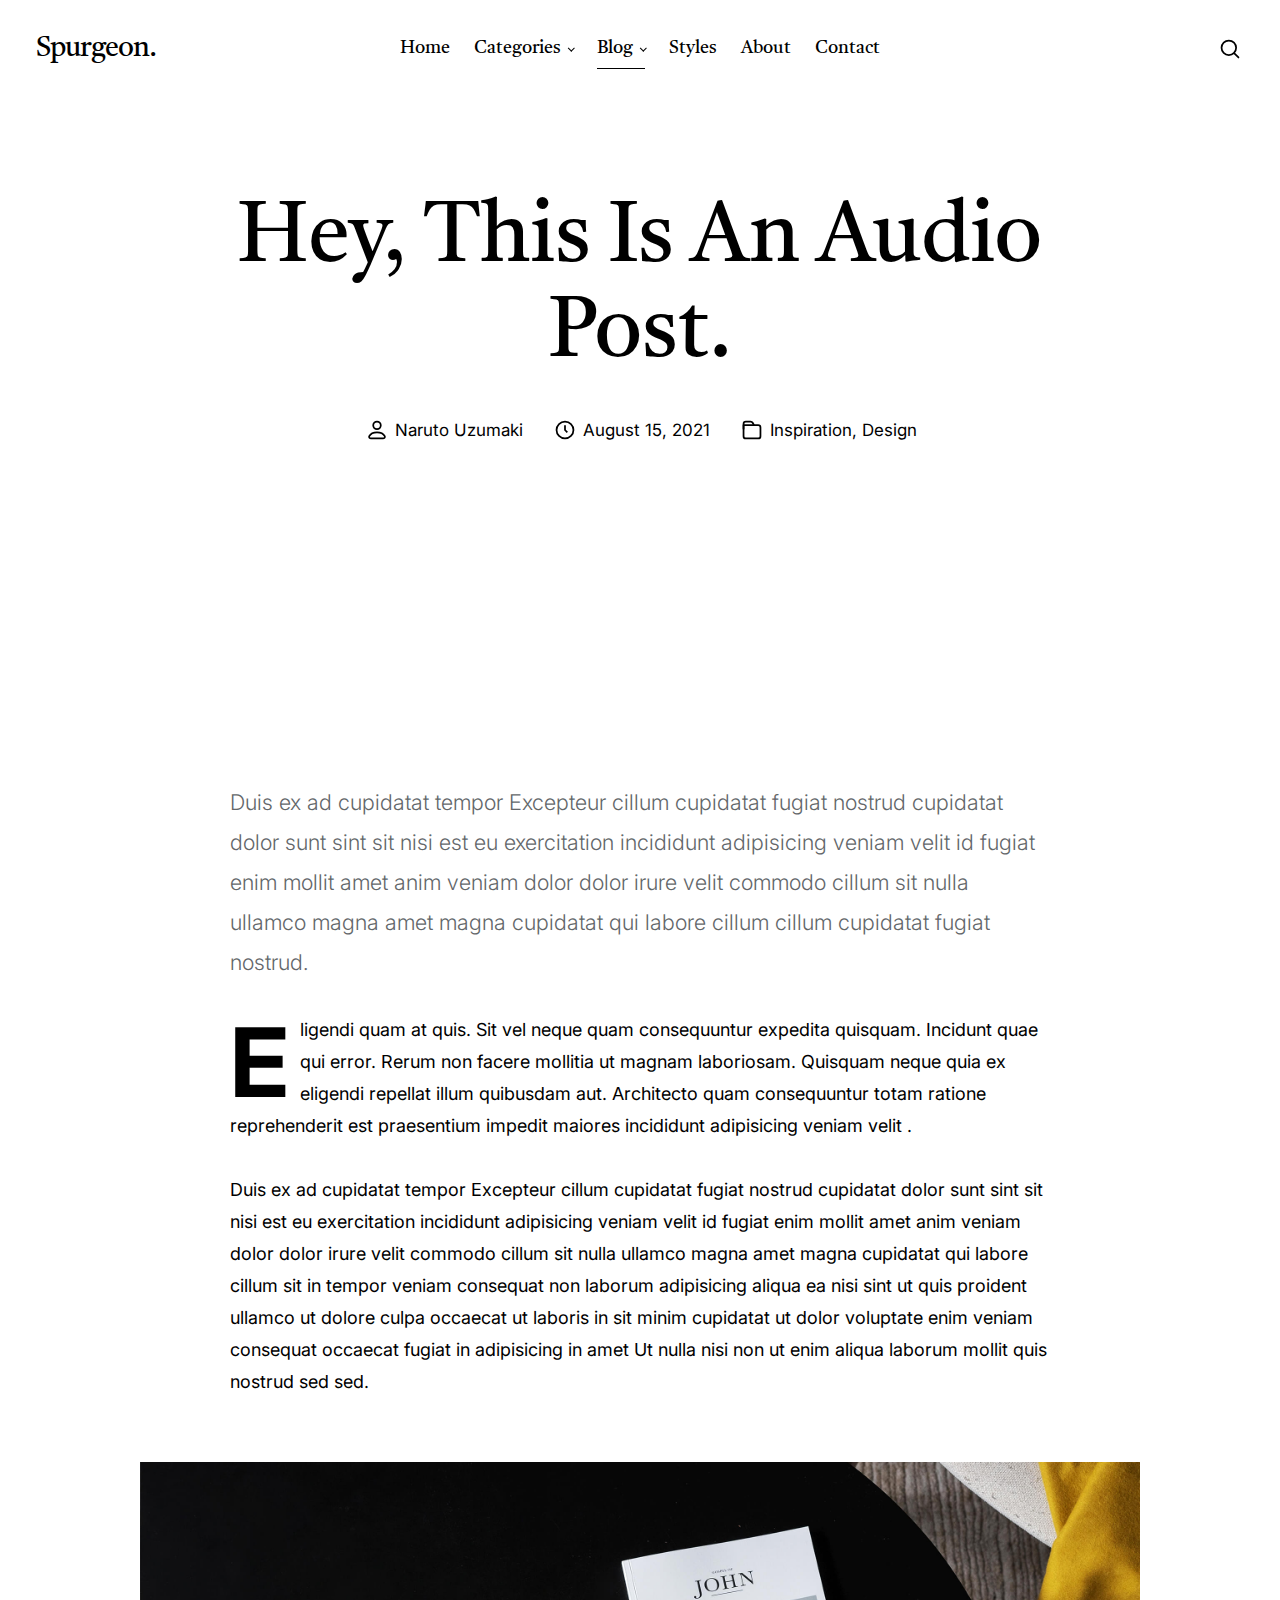
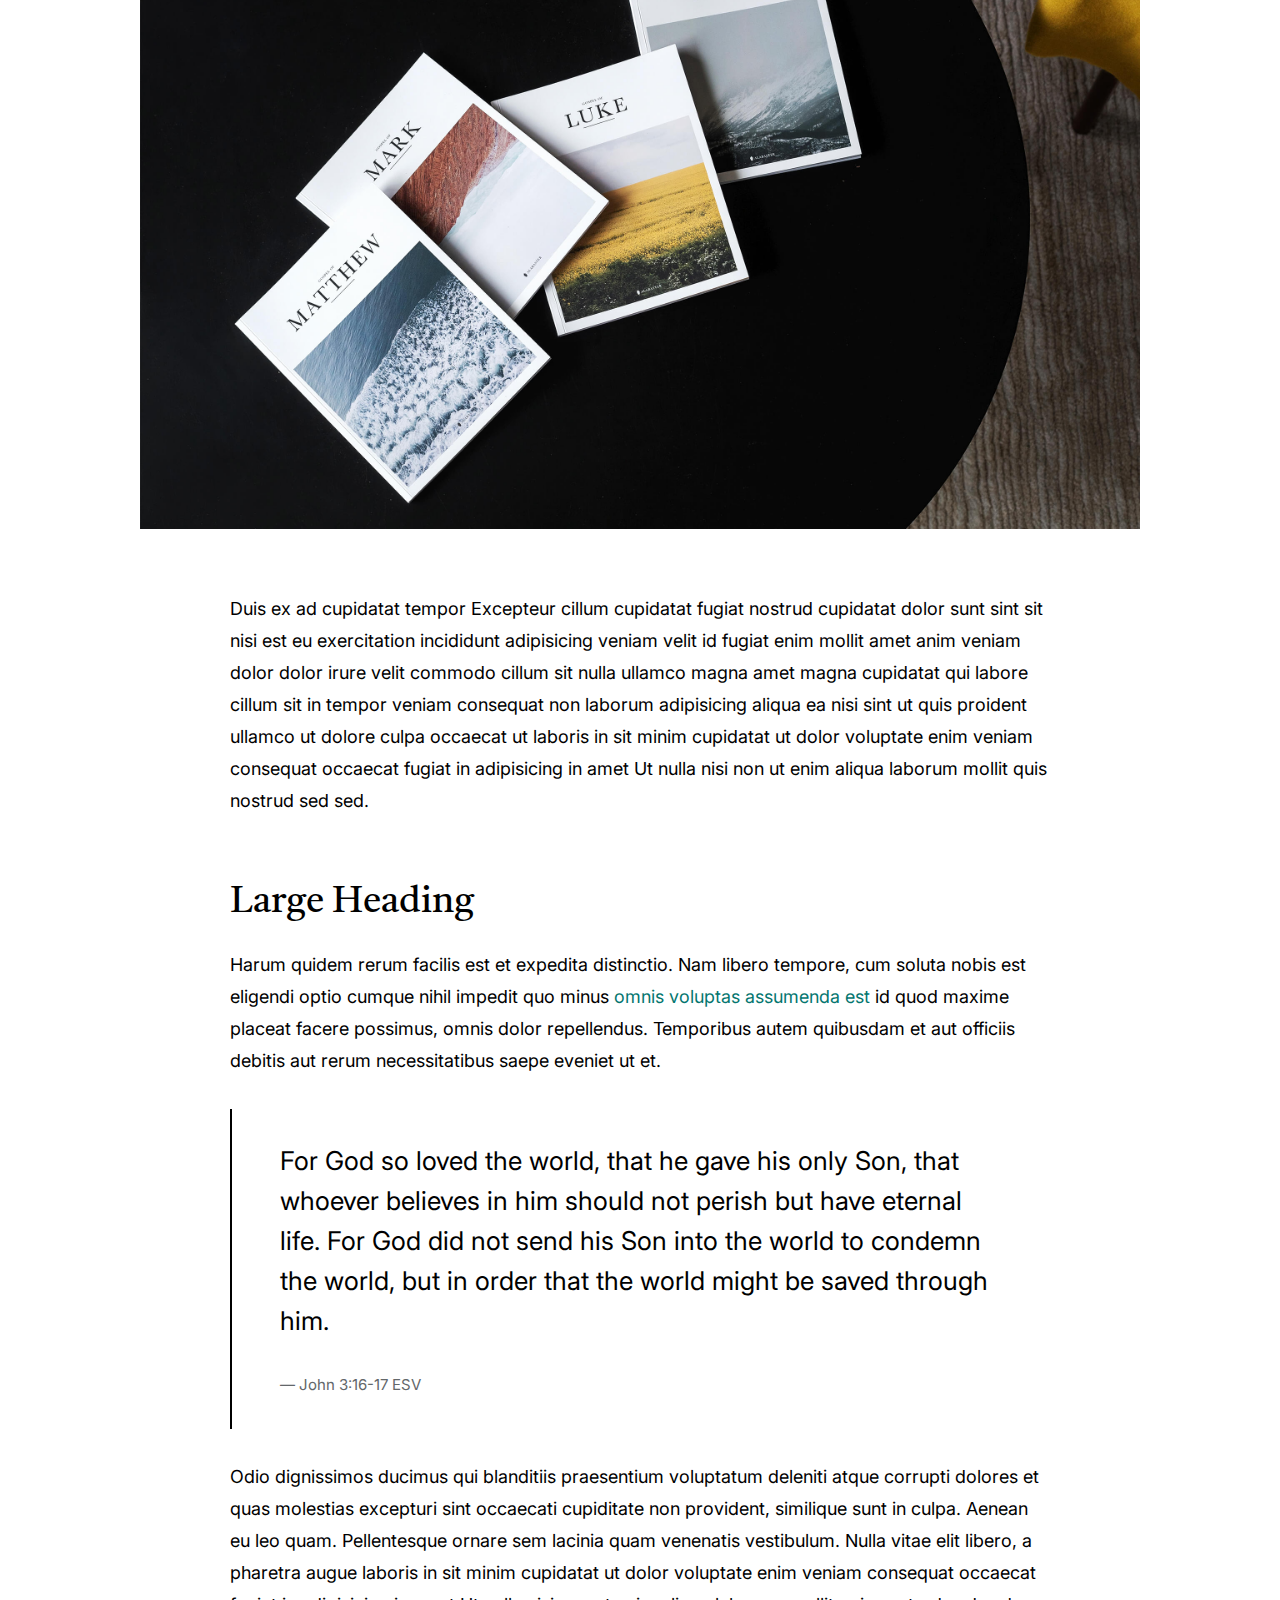
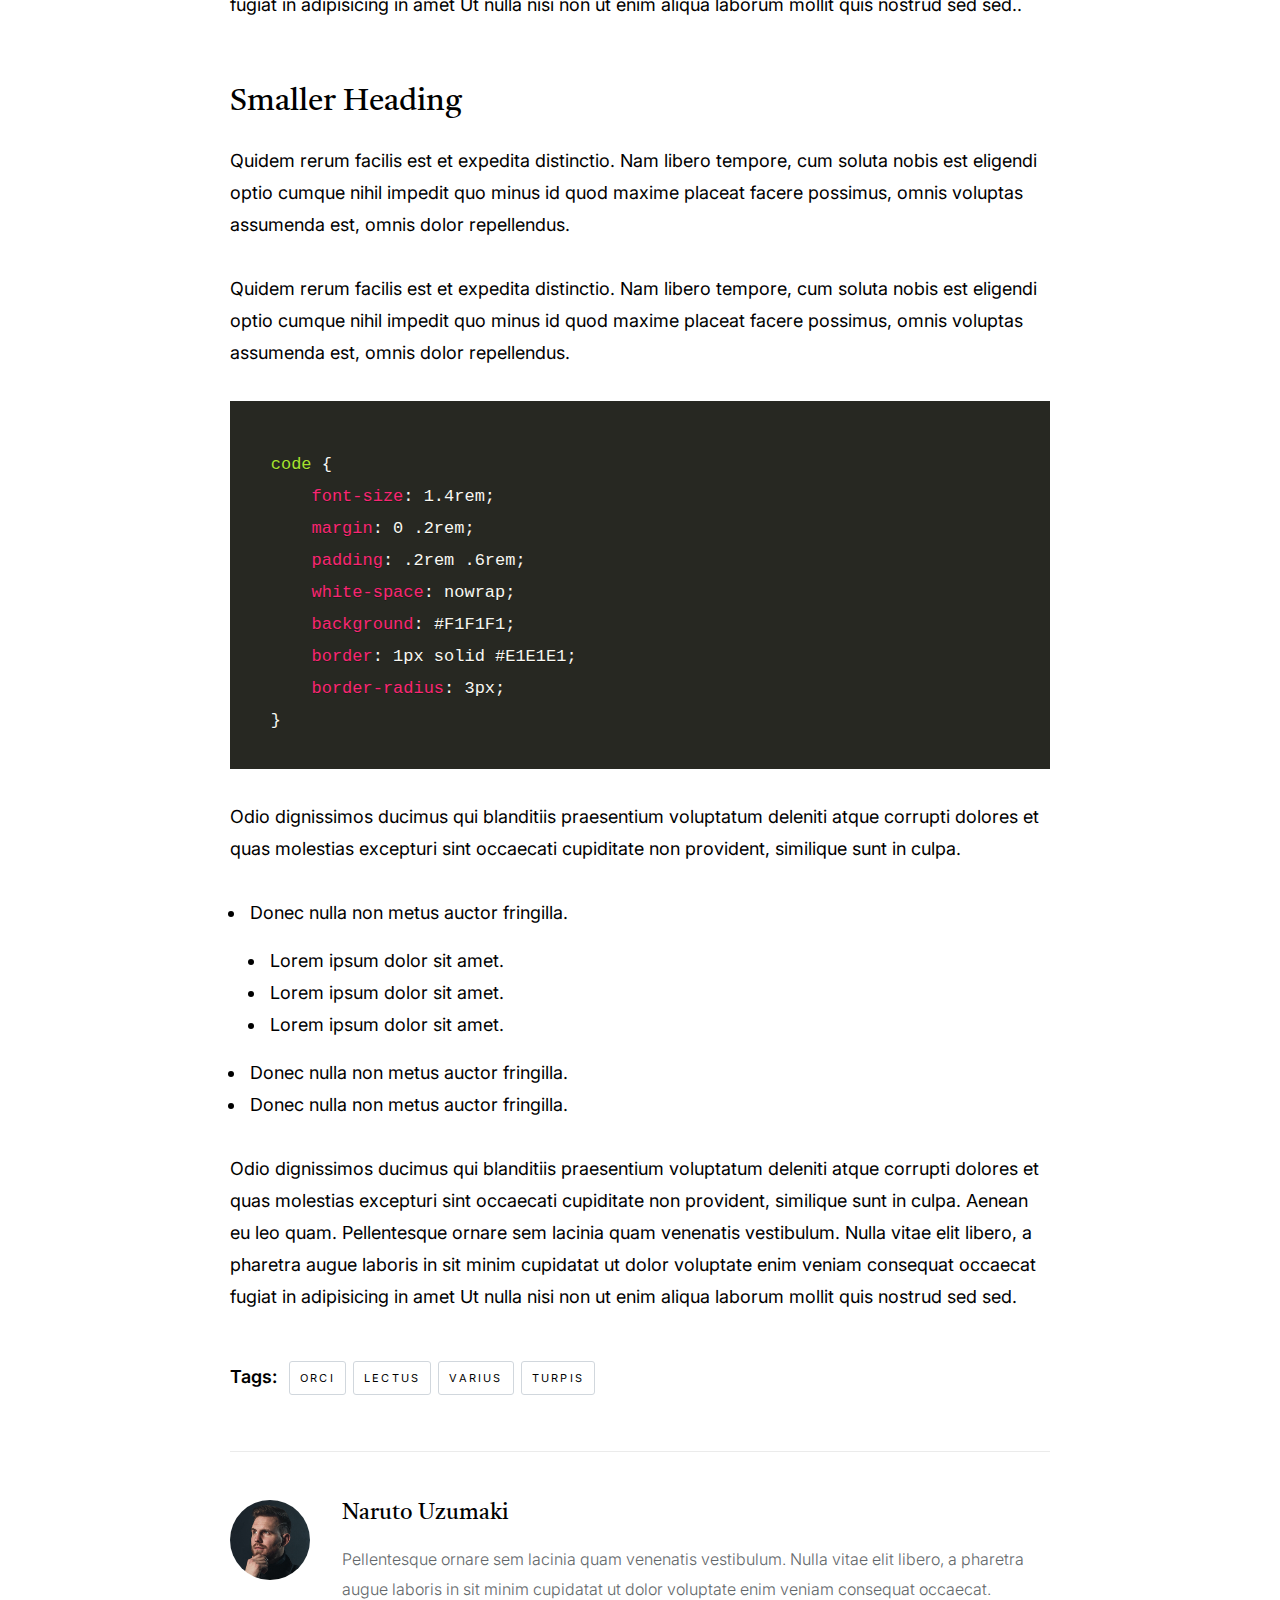
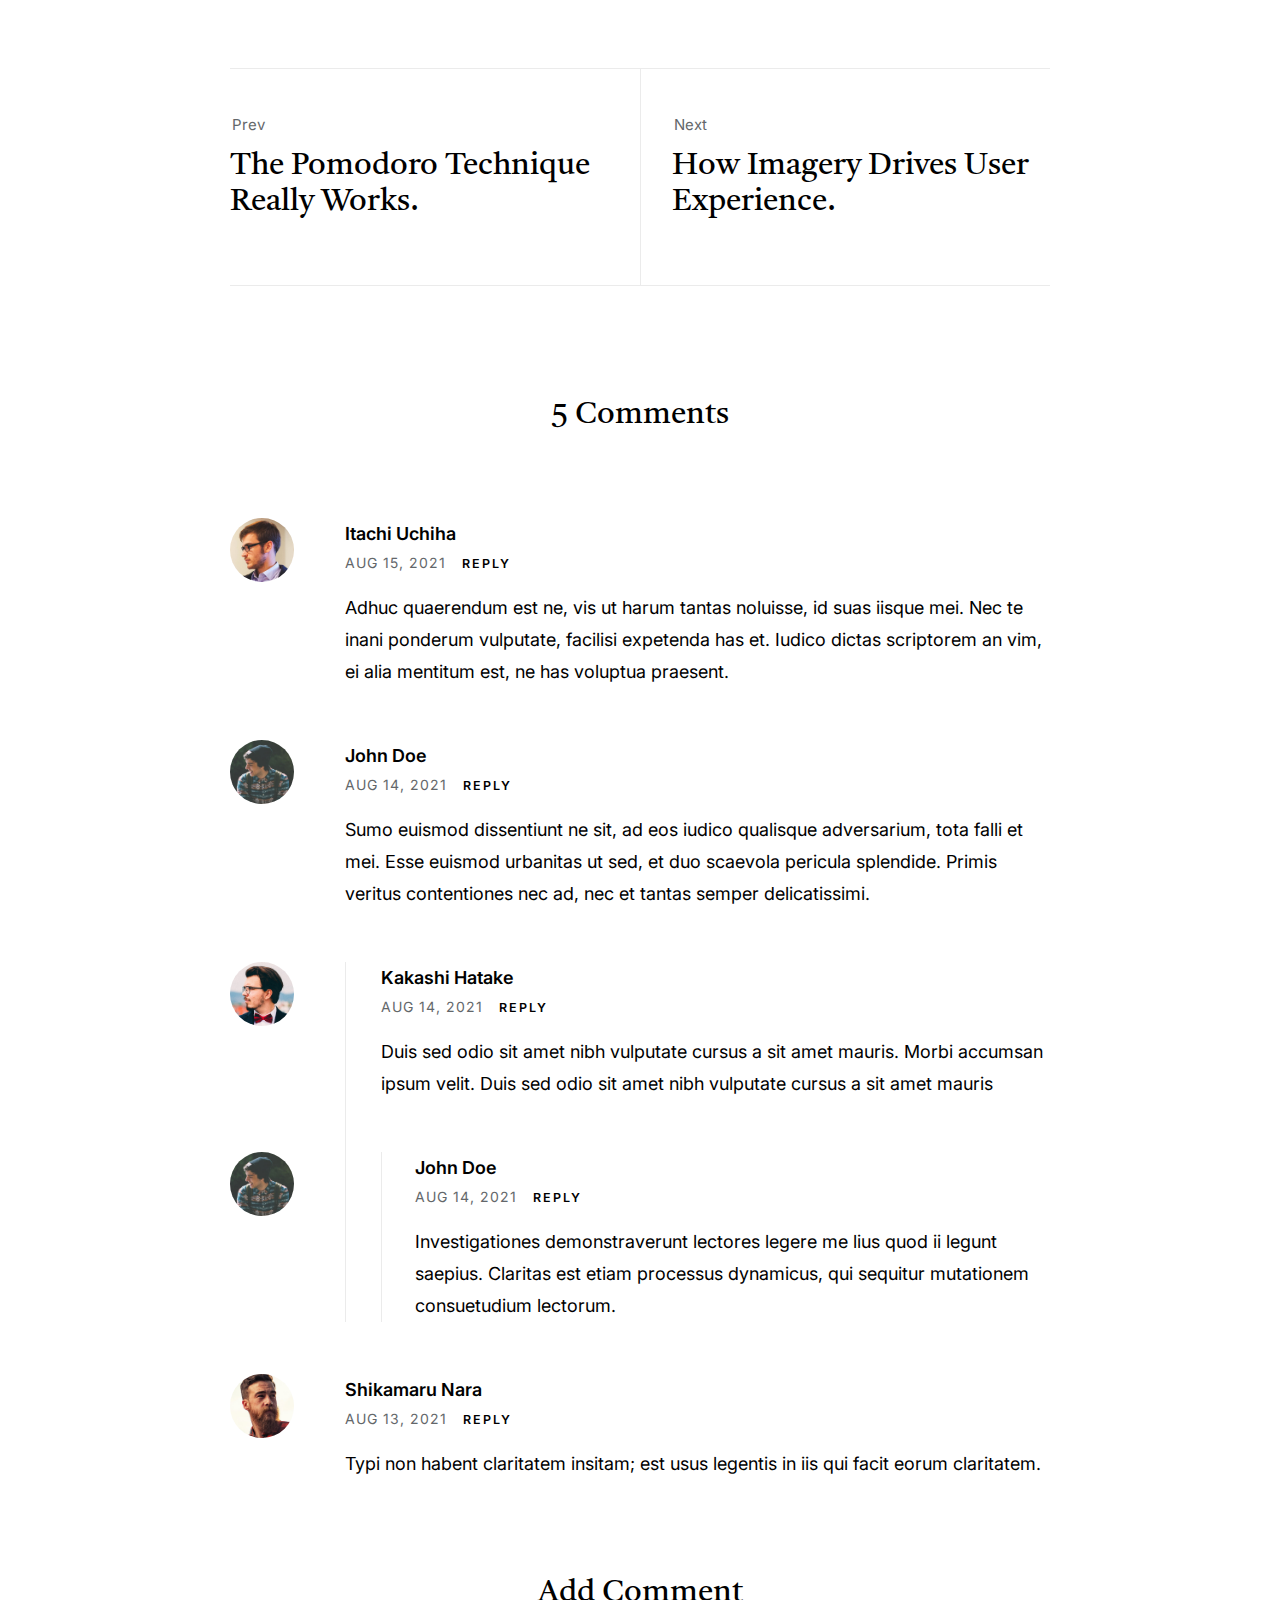
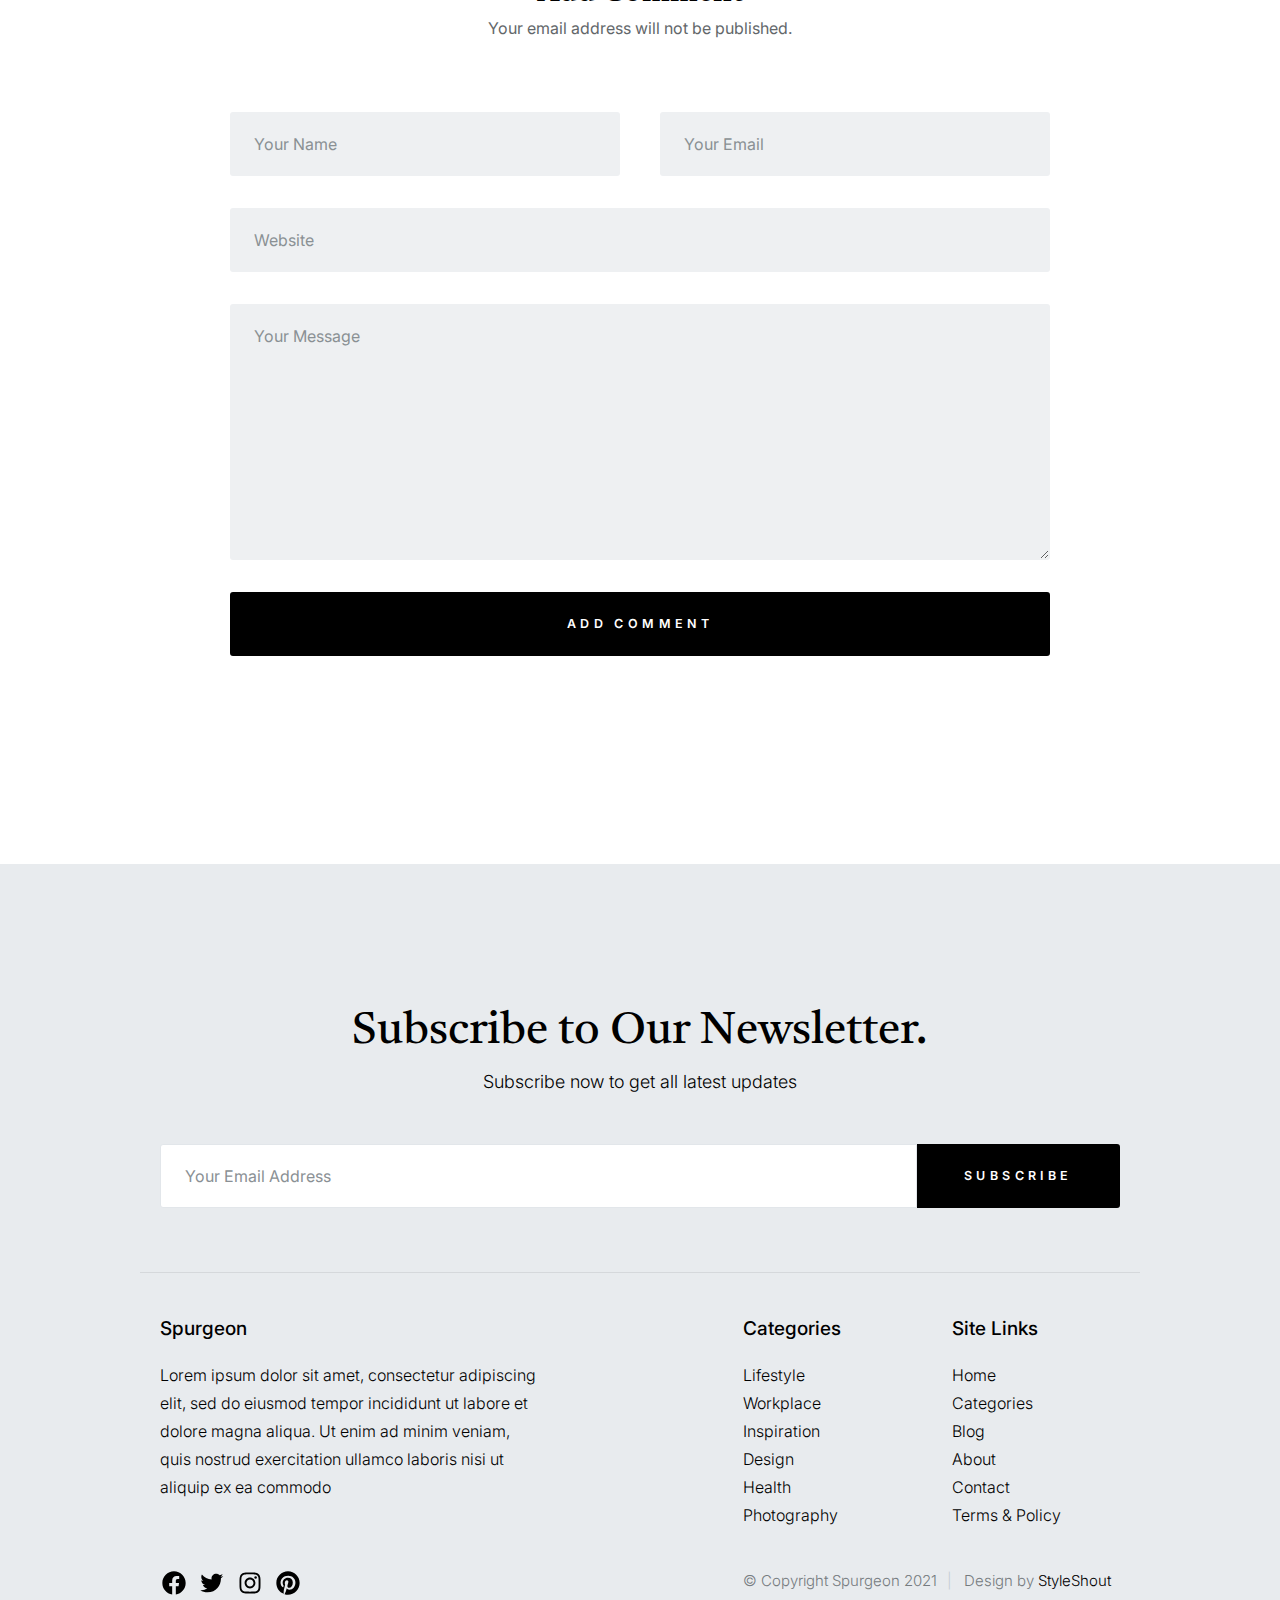
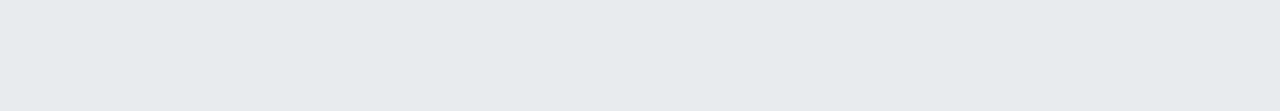
<file: src/main/resources/single-audio.html>
<!DOCTYPE html>
<html lang="en" class="no-js" >
<head>

    <!--- basic page needs
    ================================================== -->
    <meta charset="utf-8">
    <meta name="viewport" content="width=device-width, initial-scale=1">
    <title>Audio Post - Spurgeon</title>

    <script>
        document.documentElement.classList.remove('no-js');
        document.documentElement.classList.add('js');
    </script>

    <!-- CSS
    ================================================== -->
    <link rel="stylesheet" href="css/vendor.css">
    <link rel="stylesheet" href="css/styles.css">

    <!-- favicons
    ================================================== -->
    <link rel="apple-touch-icon" sizes="180x180" href="apple-touch-icon.png">
    <link rel="icon" type="image/png" sizes="32x32" href="favicon-32x32.png">
    <link rel="icon" type="image/png" sizes="16x16" href="favicon-16x16.png">
    <link rel="manifest" href="site.webmanifest">

</head>

<body id="top">


    <!-- preloader
    ================================================== -->
    <div id="preloader">
        <div id="loader" class="dots-fade">
            <div></div>
            <div></div>
            <div></div>
        </div>
    </div>


    <!-- page wrap
    ================================================== -->
    <div id="page" class="s-pagewrap">


        <!-- # site header 
        ================================================== -->
        <header id="masthead" class="s-header">

            <div class="s-header__branding">
                <p class="site-title">
                    <a href="index.html" rel="home">Spurgeon.</a>
                </p>
            </div>

            <div class="row s-header__navigation">

                <nav class="s-header__nav-wrap">
    
                    <h3 class="s-header__nav-heading">Navigate to</h3>
    
                    <ul class="s-header__nav">
                        <li><a href="index.html" title="">Home</a></li>
                        <li class="has-children">
                            <a href="#0" title="" class="">Categories</a>
                            <ul class="sub-menu">
                                <li><a href="category.html">Design</a></li>
                                <li><a href="category.html">Lifestyle</a></li>
                                <li><a href="category.html">Inspiration</a></li>
                                <li><a href="category.html">Work</a></li>
                                <li><a href="category.html">Health</a></li>
                                <li><a href="category.html">Photography</a></li>
                            </ul>
                        </li>
                        <li class="current-menu-item has-children">
                            <a href="#0" title="" class="">Blog</a>
                            <ul class="sub-menu">
                                <li><a href="single-standard.html">Standard Post</a></li>
                                <li><a href="single-video.html">Video Post</a></li>
                                <li><a href="single-audio.html">Audio Post</a></li>
                            </ul>
                        </li>
                        <li><a href="styles.html" title="">Styles</a></li>
                        <li><a href="about.html" title="">About</a></li>
                        <li><a href="contact.html" title="">Contact</a></li>
                    </ul> <!-- end s-header__nav -->

                </nav> <!-- end s-header__nav-wrap -->
    
            </div> <!-- end s-header__navigation -->

            <div class="s-header__search">

                <div class="s-header__search-inner">
                    <div class="row">
    
                        <form role="search" method="get" class="s-header__search-form" action="#">
                            <label>
                                <span class="u-screen-reader-text">Search for:</span>
                                <input type="search" class="s-header__search-field" placeholder="Search for..." value="" name="s" title="Search for:" autocomplete="off">
                            </label>
                            <input type="submit" class="s-header__search-submit" value="Search"> 
                        </form>
    
                        <a href="#0" title="Close Search" class="s-header__search-close">Close</a>
    
                    </div> <!-- end row -->
                </div> <!-- s-header__search-inner -->
    
            </div> <!-- end s-header__search -->

            <a class="s-header__menu-toggle" href="#0"><span>Menu</span></a>
            <a class="s-header__search-trigger" href="#">
                <svg width="24" height="24" fill="none" viewBox="0 0 24 24">
                    <path stroke="currentColor" stroke-linecap="round" stroke-linejoin="round" stroke-width="1.5" d="M19.25 19.25L15.5 15.5M4.75 11C4.75 7.54822 7.54822 4.75 11 4.75C14.4518 4.75 17.25 7.54822 17.25 11C17.25 14.4518 14.4518 17.25 11 17.25C7.54822 17.25 4.75 14.4518 4.75 11Z"></path>
                </svg>
            </a>

        </header> <!-- end s-header -->


        <!-- # site-content
        ================================================== -->
        <div id="content" class="s-content s-content--blog">

                <div class="row entry-wrap">
                    <div class="column lg-12">

                        <article class="entry format-standard">

                            <header class="entry__header">
    
                                <h1 class="entry__title">
                                    Hey, This Is An Audio Post.
                                </h1>

                                <div class="entry__meta">
                                    <div class="entry__meta-author">
                                        <svg width="24" height="24" fill="none" viewBox="0 0 24 24">
                                            <circle cx="12" cy="8" r="3.25" stroke="currentColor" stroke-linecap="round" stroke-linejoin="round" stroke-width="1.5"></circle>
                                            <path stroke="currentColor" stroke-linecap="round" stroke-linejoin="round" stroke-width="1.5" d="M6.8475 19.25H17.1525C18.2944 19.25 19.174 18.2681 18.6408 17.2584C17.8563 15.7731 16.068 14 12 14C7.93201 14 6.14367 15.7731 5.35924 17.2584C4.82597 18.2681 5.70558 19.25 6.8475 19.25Z"></path>
                                        </svg>
                                        <a href="#">Naruto Uzumaki</a> 
                                    </div>
                                    <div class="entry__meta-date">
                                        <svg width="24" height="24" fill="none" viewBox="0 0 24 24">
                                            <circle cx="12" cy="12" r="7.25" stroke="currentColor" stroke-width="1.5"></circle>
                                            <path stroke="currentColor" stroke-width="1.5" d="M12 8V12L14 14"></path>
                                        </svg>
                                        August 15, 2021 
                                    </div>
                                    <div class="entry__meta-cat">
                                        <svg width="24" height="24" fill="none" viewBox="0 0 24 24">
                                            <path stroke="currentColor" stroke-linecap="round" stroke-linejoin="round" stroke-width="1.5" d="M19.25 17.25V9.75C19.25 8.64543 18.3546 7.75 17.25 7.75H4.75V17.25C4.75 18.3546 5.64543 19.25 6.75 19.25H17.25C18.3546 19.25 19.25 18.3546 19.25 17.25Z"></path>
                                            <path stroke="currentColor" stroke-linecap="round" stroke-linejoin="round" stroke-width="1.5" d="M13.5 7.5L12.5685 5.7923C12.2181 5.14977 11.5446 4.75 10.8127 4.75H6.75C5.64543 4.75 4.75 5.64543 4.75 6.75V11"></path>
                                        </svg>
                                          
                                        <span class="cat-links">
                                            <a href="#0">Inspiration</a>
                                            <a href="#0">Design</a>
                                        </span>
                                    </div>
                                </div>
                            </header>

                            <div class="entry__media">
                                <div class="featured-image">
                                    <iframe width="100%" height="166" scrolling="no" frameborder="no" allow="autoplay" src="https://w.soundcloud.com/player/?url=https%3A//api.soundcloud.com/tracks/80822997&color=%23dedede&auto_play=false&hide_related=false&show_comments=true&show_user=true&show_reposts=false&show_teaser=true"></iframe>
                                </div>
                            </div>

                            <div class="content-primary">

                                <div class="entry__content">
                                    <p class="lead">
                                    Duis ex ad cupidatat tempor Excepteur cillum cupidatat fugiat nostrud cupidatat dolor 
                                    sunt sint sit nisi est eu exercitation incididunt adipisicing veniam velit id fugiat 
                                    enim mollit amet anim veniam dolor dolor irure velit commodo cillum sit nulla ullamco 
                                    magna amet magna cupidatat qui labore cillum cillum cupidatat fugiat nostrud. </p> 

                                    <p class="drop-cap">
                                    Eligendi quam at quis. Sit vel neque quam consequuntur expedita quisquam. Incidunt quae 
                                    qui error. Rerum non facere mollitia ut magnam laboriosam. Quisquam neque quia ex eligendi 
                                    repellat illum quibusdam aut. Architecto quam consequuntur totam ratione reprehenderit est 
                                    praesentium impedit maiores incididunt adipisicing veniam velit .
                                    </p>
            
                                    <p>
                                    Duis ex ad cupidatat tempor Excepteur cillum cupidatat fugiat nostrud cupidatat dolor 
                                    sunt sint sit nisi est eu exercitation incididunt adipisicing veniam velit id fugiat 
                                    enim mollit amet anim veniam dolor dolor irure velit commodo cillum sit nulla ullamco 
                                    magna amet magna cupidatat qui labore cillum sit in tempor veniam consequat non laborum 
                                    adipisicing aliqua ea nisi sint ut quis proident ullamco ut dolore culpa occaecat ut 
                                    laboris in sit minim cupidatat ut dolor voluptate enim veniam consequat occaecat fugiat 
                                    in adipisicing in amet Ut nulla nisi non ut enim aliqua laborum mollit quis nostrud sed sed.
                                    </p>
                
                                    <figure class="alignwide">
                                        <img src="images/sample-1200.jpg" 
                                          srcset="images/sample-2400.jpg 2400w, 
                                                  images/sample-1200.jpg 1200w, 
                                                  images/sample-600.jpg 600w" sizes="(max-width: 2400px) 100vw, 2400px" alt="">
                                    </figure>
            
                                    <p>
                                    Duis ex ad cupidatat tempor Excepteur cillum cupidatat fugiat nostrud cupidatat dolor 
                                    sunt sint sit nisi est eu exercitation incididunt adipisicing veniam velit id fugiat 
                                    enim mollit amet anim veniam dolor dolor irure velit commodo cillum sit nulla ullamco 
                                    magna amet magna cupidatat qui labore cillum sit in tempor veniam consequat non laborum 
                                    adipisicing aliqua ea nisi sint ut quis proident ullamco ut dolore culpa occaecat ut 
                                    laboris in sit minim cupidatat ut dolor voluptate enim veniam consequat occaecat fugiat 
                                    in adipisicing in amet Ut nulla nisi non ut enim aliqua laborum mollit quis nostrud sed sed.
                                    </p>
            
                                    <h2>Large Heading</h2>
            
                                    <p>
                                    Harum quidem rerum facilis est et expedita distinctio. Nam libero tempore, cum soluta 
                                    nobis est eligendi optio cumque nihil impedit quo minus <a href="http://#">omnis voluptas assumenda est</a> 
                                    id quod maxime placeat facere possimus, omnis dolor repellendus. Temporibus autem quibusdam et 
                                    aut officiis debitis aut rerum necessitatibus saepe eveniet ut et.</p>
            
                                    <blockquote>
                                        <p>
                                        For God so loved the world, that he gave his only Son, that whoever believes in 
                                        him should not perish but have eternal life. For God did not send his Son into 
                                        the world to condemn the world, but in order that the world might be 
                                        saved through him.
                                        </p>
                                        <cite>John 3:16-17 ESV</cite>
                                    </blockquote>
            
                                    <p>
                                    Odio dignissimos ducimus qui blanditiis praesentium voluptatum deleniti atque corrupti dolores 
                                    et quas molestias excepturi sint occaecati cupiditate non provident, similique sunt in culpa. 
                                    Aenean eu leo quam. Pellentesque ornare sem lacinia quam venenatis vestibulum. Nulla vitae elit 
                                    libero, a pharetra augue laboris in sit minim cupidatat ut dolor voluptate enim veniam consequat 
                                    occaecat fugiat in adipisicing in amet Ut nulla nisi non ut enim aliqua laborum mollit quis nostrud sed sed..</p>
            
                                    <h3>Smaller Heading</h3>
            
                                    <p>
                                    Quidem rerum facilis est et expedita distinctio. Nam libero tempore, cum soluta nobis est 
                                    eligendi optio cumque nihil impedit quo minus id quod maxime placeat facere possimus, omnis voluptas 
                                    assumenda est, omnis dolor repellendus.
                                    </p>
            
                                    <p>
                                    Quidem rerum facilis est et expedita distinctio. Nam libero tempore, cum soluta nobis est 
                                    eligendi optio cumque nihil impedit quo minus id quod maxime placeat facere possimus, omnis voluptas 
                                    assumenda est, omnis dolor repellendus.
                                    </p>
                                        
<pre><code class="language-css">
    code {
        font-size: 1.4rem;
        margin: 0 .2rem;
        padding: .2rem .6rem;
        white-space: nowrap;
        background: #F1F1F1;
        border: 1px solid #E1E1E1;	
        border-radius: 3px;
    }
</code></pre>
                                            
                                    <p>
                                    Odio dignissimos ducimus qui blanditiis praesentium voluptatum deleniti atque corrupti dolores et 
                                    quas molestias excepturi sint occaecati cupiditate non provident, similique sunt in culpa.</p>
            
                                    <ul>
                                        <li>Donec nulla non metus auctor fringilla.
                                            <ul>
                                                <li>Lorem ipsum dolor sit amet.</li>
                                                <li>Lorem ipsum dolor sit amet.</li>
                                                <li>Lorem ipsum dolor sit amet.</li>
                                            </ul>
                                        </li>
                                        <li>Donec nulla non metus auctor fringilla.</li>
                                        <li>Donec nulla non metus auctor fringilla.</li>
                                    </ul>
            
                                    <p>
                                    Odio dignissimos ducimus qui blanditiis praesentium voluptatum deleniti atque corrupti dolores et quas 
                                    molestias excepturi sint occaecati cupiditate non provident, similique sunt in culpa. Aenean eu leo quam. 
                                    Pellentesque ornare sem lacinia quam venenatis vestibulum. Nulla vitae elit libero, a pharetra augue 
                                    laboris in sit minim cupidatat ut dolor voluptate enim veniam consequat occaecat fugiat in adipisicing 
                                    in amet Ut nulla nisi non ut enim aliqua laborum mollit quis nostrud sed sed.
                                    </p>

                                    <p class="entry__tags">
                                        <strong>Tags:</strong>
                    
                                        <span class="entry__tag-list">
                                            <a href="#0">orci</a>
                                            <a href="#0">lectus</a>
                                            <a href="#0">varius</a>
                                            <a href="#0">turpis</a>
                                        </span>
                        
                                    </p>
    
                                    <div class="entry__author-box">
                                        <figure class="entry__author-avatar">
                                            <img alt="" src="images/avatars/user-06.jpg" class="avatar">
                                        </figure>
                                        <div class="entry__author-info">
                                            <h5 class="entry__author-name">
                                                <a href="#0">
                                                    Naruto Uzumaki
                                                </a>
                                            </h5>
                                            <p>
                                            Pellentesque ornare sem lacinia quam venenatis vestibulum. Nulla vitae elit libero, 
                                            a pharetra augue laboris in sit minim cupidatat ut dolor voluptate enim veniam 
                                            consequat occaecat.
                                            </p>
                                        </div>
                                    </div>

                                </div> <!-- end entry-content -->

                                <div class="post-nav">
                                    <div class="post-nav__prev">
                                        <a href="single-standard.html" rel="prev">
                                            <span>Prev</span>
                                            The Pomodoro Technique Really Works. 
                                        </a>
                                    </div>
                                    <div class="post-nav__next">
                                        <a href="single-standard.html" rel="next">
                                            <span>Next</span>
                                            How Imagery Drives User Experience.
                                        </a>
                                    </div>
                                </div>

                            </div> <!-- end content-primary -->

                        </article> <!-- end entry -->

                        <!-- comments -->
                        <div class="comments-wrap">

                            <div id="comments">
                                <div class="large-12">

                                    <h3>5 Comments</h3>

                                    <!-- START commentlist -->
                                    <ol class="commentlist">

                                        <li class="depth-1 comment">

                                            <div class="comment__avatar">
                                                <img class="avatar" src="images/avatars/user-01.jpg" alt="" width="50" height="50">
                                            </div>

                                            <div class="comment__content">

                                                <div class="comment__info">
                                                    <div class="comment__author">Itachi Uchiha</div>

                                                    <div class="comment__meta">
                                                        <div class="comment__time">Aug 15, 2021</div>
                                                        <div class="comment__reply">
                                                            <a class="comment-reply-link" href="#0">Reply</a>
                                                        </div>
                                                    </div>
                                                </div>

                                                <div class="comment__text">
                                                <p>Adhuc quaerendum est ne, vis ut harum tantas noluisse, id suas iisque mei. Nec te inani ponderum vulputate,
                                                facilisi expetenda has et. Iudico dictas scriptorem an vim, ei alia mentitum est, ne has voluptua praesent.</p>
                                                </div>

                                            </div>

                                        </li> <!-- end comment level 1 -->

                                        <li class="thread-alt depth-1 comment">

                                            <div class="comment__avatar">
                                                <img class="avatar" src="images/avatars/user-04.jpg" alt="" width="50" height="50">
                                            </div>

                                            <div class="comment__content">

                                                <div class="comment__info">
                                                    <div class="comment__author">John Doe</div>

                                                    <div class="comment__meta">
                                                        <div class="comment__time">Aug 14, 2021</div>
                                                        <div class="comment__reply">
                                                            <a class="comment-reply-link" href="#0">Reply</a>
                                                        </div>
                                                    </div>
                                                </div>

                                                <div class="comment__text">
                                                <p>Sumo euismod dissentiunt ne sit, ad eos iudico qualisque adversarium, tota falli et mei. Esse euismod
                                                urbanitas ut sed, et duo scaevola pericula splendide. Primis veritus contentiones nec ad, nec et
                                                tantas semper delicatissimi.</p>
                                                </div>

                                            </div>

                                            <ul class="children">

                                                <li class="depth-2 comment">

                                                    <div class="comment__avatar">
                                                        <img class="avatar" src="images/avatars/user-03.jpg" alt="" width="50" height="50">
                                                    </div>

                                                    <div class="comment__content">

                                                        <div class="comment__info">
                                                            <div class="comment__author">Kakashi Hatake</div>

                                                            <div class="comment__meta">
                                                                <div class="comment__time">Aug 14, 2021</div>
                                                                <div class="comment__reply">
                                                                    <a class="comment-reply-link" href="#0">Reply</a>
                                                                </div>
                                                            </div>
                                                        </div>

                                                        <div class="comment__text">
                                                            <p>Duis sed odio sit amet nibh vulputate
                                                            cursus a sit amet mauris. Morbi accumsan ipsum velit. Duis sed odio sit amet nibh vulputate
                                                            cursus a sit amet mauris</p>
                                                        </div>

                                                    </div>

                                                    <ul class="children">

                                                        <li class="depth-3 comment">

                                                            <div class="comment__avatar">
                                                                <img class="avatar" src="images/avatars/user-04.jpg" alt="" width="50" height="50">
                                                            </div>

                                                            <div class="comment__content">

                                                                <div class="comment__info">
                                                                    <div class="comment__author">John Doe</div>

                                                                    <div class="comment__meta">
                                                                        <div class="comment__time">Aug 14, 2021</div>
                                                                        <div class="comment__reply">
                                                                            <a class="comment-reply-link" href="#0">Reply</a>
                                                                        </div>
                                                                    </div>
                                                                </div>

                                                                <div class="comment__text">
                                                                <p>Investigationes demonstraverunt lectores legere me lius quod ii legunt saepius. Claritas est
                                                                etiam processus dynamicus, qui sequitur mutationem consuetudium lectorum.</p>
                                                                </div>

                                                            </div>

                                                        </li>

                                                    </ul>

                                                </li>

                                            </ul>

                                        </li> <!-- end comment level 1 -->

                                        <li class="depth-1 comment">

                                            <div class="comment__avatar">
                                                <img class="avatar" src="images/avatars/user-02.jpg" alt="" width="50" height="50">
                                            </div>

                                            <div class="comment__content">

                                                <div class="comment__info">
                                                    <div class="comment__author">Shikamaru Nara</div>

                                                    <div class="comment__meta">
                                                        <div class="comment__time">Aug 13, 2021</div>
                                                        <div class="comment__reply">
                                                            <a class="comment-reply-link" href="#0">Reply</a>
                                                        </div>
                                                    </div>
                                                </div>

                                                <div class="comment__text">
                                                <p>Typi non habent claritatem insitam; est usus legentis in iis qui facit eorum claritatem.</p>
                                                </div>

                                            </div>

                                        </li>  <!-- end comment level 1 -->

                                    </ol>
                                    <!-- END commentlist -->

                                </div> <!-- end col-full -->
                            </div> <!-- end comments -->


                            <div class="comment-respond">

                                <!-- START respond -->
                                <div id="respond">

                                    <h3>
                                    Add Comment 
                                    <span>Your email address will not be published.</span>
                                    </h3>

                                    <form name="contactForm" id="contactForm" method="post" action="" autocomplete="off">
                                        <fieldset class="row">

                                            <div class="column lg-6 tab-12 form-field">
                                                <input name="cName" id="cName" class="u-fullwidth h-remove-bottom" placeholder="Your Name" value="" type="text">
                                            </div>

                                            <div class="column lg-6 tab-12 form-field">
                                                <input name="cEmail" id="cEmail" class="u-fullwidth h-remove-bottom" placeholder="Your Email" value="" type="text">
                                            </div>

                                            <div class="column lg-12 form-field">
                                                <input name="cWebsite" id="cWebsite" class="u-fullwidth h-remove-bottom" placeholder="Website" value="" type="text">
                                            </div>

                                            <div class="column lg-12 message form-field">
                                                <textarea name="cMessage" id="cMessage" class="u-fullwidth" placeholder="Your Message"></textarea>
                                            </div>

                                            <div class="column lg-12">
                                                <input name="submit" id="submit" class="btn btn--primary btn-wide btn--large u-fullwidth" value="Add Comment" type="submit">
                                            </div>

                                        </fieldset>
                                    </form> <!-- end form -->

                                </div>
                                <!-- END respond-->

                            </div> <!-- end comment-respond -->

                        </div> <!-- end comments-wrap -->

                    </div>
                </div> <!-- end entry-wrap -->
        </section> <!-- end s-content -->


        <!-- # site-footer
        ================================================== -->
        <footer id="colophon" class="s-footer">

            <div class="row s-footer__subscribe">
                <div class="column lg-12">

                    <h2>
                    Subscribe to Our Newsletter.
                    </h2>
                    <p>
                    Subscribe now to get all latest updates
                    </p>

                    <form id="mc-form" class="mc-form">
                        <input type="email" name="EMAIL" id="mce-EMAIL" class="u-fullwidth text-center" placeholder="Your Email Address" title="The domain portion of the email address is invalid (the portion after the @)." pattern="^([^\x00-\x20\x22\x28\x29\x2c\x2e\x3a-\x3c\x3e\x40\x5b-\x5d\x7f-\xff]+|\x22([^\x0d\x22\x5c\x80-\xff]|\x5c[\x00-\x7f])*\x22)(\x2e([^\x00-\x20\x22\x28\x29\x2c\x2e\x3a-\x3c\x3e\x40\x5b-\x5d\x7f-\xff]+|\x22([^\x0d\x22\x5c\x80-\xff]|\x5c[\x00-\x7f])*\x22))*\x40([^\x00-\x20\x22\x28\x29\x2c\x2e\x3a-\x3c\x3e\x40\x5b-\x5d\x7f-\xff]+|\x5b([^\x0d\x5b-\x5d\x80-\xff]|\x5c[\x00-\x7f])*\x5d)(\x2e([^\x00-\x20\x22\x28\x29\x2c\x2e\x3a-\x3c\x3e\x40\x5b-\x5d\x7f-\xff]+|\x5b([^\x0d\x5b-\x5d\x80-\xff]|\x5c[\x00-\x7f])*\x5d))*(\.\w{2,})+$" required>
                        <input type="submit" name="subscribe" value="Subscribe" class="btn--small btn--primary u-fullwidth">
                        <!-- <div style="position: absolute; left: -5000px;" aria-hidden="true"><input type="text" name="b_cdb7b577e41181934ed6a6a44_9a91cfe7b3" tabindex="-1" value=""></div> -->
                        <div class="mc-status"></div>
                    </form>

                </div>
            </div> <!-- end s-footer__subscribe -->

            <div class="row s-footer__main">

                <div class="column lg-5 md-6 tab-12 s-footer__about">
                    <h4>Spurgeon</h4>

                    <p>
                    Lorem ipsum dolor sit amet, consectetur 
                    adipiscing elit, sed do eiusmod tempor 
                    incididunt ut labore et dolore magna aliqua. 
                    Ut enim ad minim veniam, quis nostrud exercitation 
                    ullamco laboris nisi ut aliquip ex ea commodo 
                    </p>
                </div> <!-- end s-footer__about -->

                <div class="column lg-5 md-6 tab-12">
                    <div class="row">
                        <div class="column lg-6">
                            <h4>Categories</h4>
                            <ul class="link-list">
                                <li><a href="category.html">Lifestyle</a></li>
                                <li><a href="category.html">Workplace</a></li>
                                <li><a href="category.html">Inspiration</a></li>
                                <li><a href="category.html">Design</a></li>
                                <li><a href="category.html">Health</a></li>
                                <li><a href="category.html">Photography</a></li>
                            </ul>
                        </div>
                        <div class="column lg-6">
                            <h4>Site Links</h4>
                            <ul class="link-list">
                                <li><a href="index.html">Home</a></li>
                                <li><a href="category.html">Categories</a></li>
                                <li><a href="category.html">Blog</a></li>
                                <li><a href="about.html">About</a></li>
                                <li><a href="about.html">Contact</a></li>
                                <li><a href="#0">Terms & Policy</a></li>
                            </ul>
                        </div>
                    </div>
                </div>

            </div> <!-- end s-footer__main -->

            <div class="row s-footer__bottom">

                <div class="column lg-7 md-6 tab-12">
                    <ul class="s-footer__social">
                        <li>
                            <a href="#0">
                                <svg xmlns="http://www.w3.org/2000/svg" width="24" height="24" viewBox="0 0 24 24" style="fill: rgba(0, 0, 0, 1);transform: ;msFilter:;"><path d="M12.001 2.002c-5.522 0-9.999 4.477-9.999 9.999 0 4.99 3.656 9.126 8.437 9.879v-6.988h-2.54v-2.891h2.54V9.798c0-2.508 1.493-3.891 3.776-3.891 1.094 0 2.24.195 2.24.195v2.459h-1.264c-1.24 0-1.628.772-1.628 1.563v1.875h2.771l-.443 2.891h-2.328v6.988C18.344 21.129 22 16.992 22 12.001c0-5.522-4.477-9.999-9.999-9.999z"></path></svg>
                                <span class="u-screen-reader-text">Facebook</span>
                            </a>
                        </li>
                        <li>
                            <a href="#0">
                                <svg xmlns="http://www.w3.org/2000/svg" width="24" height="24" viewBox="0 0 24 24" style="fill:rgba(0, 0, 0, 1);transform:;-ms-filter:"><path d="M19.633,7.997c0.013,0.175,0.013,0.349,0.013,0.523c0,5.325-4.053,11.461-11.46,11.461c-2.282,0-4.402-0.661-6.186-1.809 c0.324,0.037,0.636,0.05,0.973,0.05c1.883,0,3.616-0.636,5.001-1.721c-1.771-0.037-3.255-1.197-3.767-2.793 c0.249,0.037,0.499,0.062,0.761,0.062c0.361,0,0.724-0.05,1.061-0.137c-1.847-0.374-3.23-1.995-3.23-3.953v-0.05 c0.537,0.299,1.16,0.486,1.82,0.511C3.534,9.419,2.823,8.184,2.823,6.787c0-0.748,0.199-1.434,0.548-2.032 c1.983,2.443,4.964,4.04,8.306,4.215c-0.062-0.3-0.1-0.611-0.1-0.923c0-2.22,1.796-4.028,4.028-4.028 c1.16,0,2.207,0.486,2.943,1.272c0.91-0.175,1.782-0.512,2.556-0.973c-0.299,0.935-0.936,1.721-1.771,2.22 c0.811-0.088,1.597-0.312,2.319-0.624C21.104,6.712,20.419,7.423,19.633,7.997z"></path></svg>
                                <span class="u-screen-reader-text">Twitter</span>
                            </a>
                        </li>
                        <li>
                            <a href="#0">
                                <svg xmlns="http://www.w3.org/2000/svg" width="24" height="24" viewBox="0 0 24 24" style="fill:rgba(0, 0, 0, 1);transform:;-ms-filter:"><path d="M11.999,7.377c-2.554,0-4.623,2.07-4.623,4.623c0,2.554,2.069,4.624,4.623,4.624c2.552,0,4.623-2.07,4.623-4.624 C16.622,9.447,14.551,7.377,11.999,7.377L11.999,7.377z M11.999,15.004c-1.659,0-3.004-1.345-3.004-3.003 c0-1.659,1.345-3.003,3.004-3.003s3.002,1.344,3.002,3.003C15.001,13.659,13.658,15.004,11.999,15.004L11.999,15.004z"></path><circle cx="16.806" cy="7.207" r="1.078"></circle><path d="M20.533,6.111c-0.469-1.209-1.424-2.165-2.633-2.632c-0.699-0.263-1.438-0.404-2.186-0.42 c-0.963-0.042-1.268-0.054-3.71-0.054s-2.755,0-3.71,0.054C7.548,3.074,6.809,3.215,6.11,3.479C4.9,3.946,3.945,4.902,3.477,6.111 c-0.263,0.7-0.404,1.438-0.419,2.186c-0.043,0.962-0.056,1.267-0.056,3.71c0,2.442,0,2.753,0.056,3.71 c0.015,0.748,0.156,1.486,0.419,2.187c0.469,1.208,1.424,2.164,2.634,2.632c0.696,0.272,1.435,0.426,2.185,0.45 c0.963,0.042,1.268,0.055,3.71,0.055s2.755,0,3.71-0.055c0.747-0.015,1.486-0.157,2.186-0.419c1.209-0.469,2.164-1.424,2.633-2.633 c0.263-0.7,0.404-1.438,0.419-2.186c0.043-0.962,0.056-1.267,0.056-3.71s0-2.753-0.056-3.71C20.941,7.57,20.801,6.819,20.533,6.111z M19.315,15.643c-0.007,0.576-0.111,1.147-0.311,1.688c-0.305,0.787-0.926,1.409-1.712,1.711c-0.535,0.199-1.099,0.303-1.67,0.311 c-0.95,0.044-1.218,0.055-3.654,0.055c-2.438,0-2.687,0-3.655-0.055c-0.569-0.007-1.135-0.112-1.669-0.311 c-0.789-0.301-1.414-0.923-1.719-1.711c-0.196-0.534-0.302-1.099-0.311-1.669c-0.043-0.95-0.053-1.218-0.053-3.654 c0-2.437,0-2.686,0.053-3.655c0.007-0.576,0.111-1.146,0.311-1.687c0.305-0.789,0.93-1.41,1.719-1.712 c0.534-0.198,1.1-0.303,1.669-0.311c0.951-0.043,1.218-0.055,3.655-0.055c2.437,0,2.687,0,3.654,0.055 c0.571,0.007,1.135,0.112,1.67,0.311c0.786,0.303,1.407,0.925,1.712,1.712c0.196,0.534,0.302,1.099,0.311,1.669 c0.043,0.951,0.054,1.218,0.054,3.655c0,2.436,0,2.698-0.043,3.654H19.315z"></path></svg>
                                <span class="u-screen-reader-text">Instagram</span>
                            </a>
                        </li>
                        <li>
                            <a href="#0">
                                <svg xmlns="http://www.w3.org/2000/svg" width="24" height="24" viewBox="0 0 24 24" style="fill: rgba(0, 0, 0, 1);transform: ;msFilter:;"><path d="M11.99 2C6.472 2 2 6.473 2 11.99c0 4.232 2.633 7.85 6.35 9.306-.088-.79-.166-2.006.034-2.868.182-.78 1.172-4.966 1.172-4.966s-.299-.599-.299-1.484c0-1.388.805-2.425 1.808-2.425.853 0 1.264.64 1.264 1.407 0 .858-.546 2.139-.827 3.327-.235.994.499 1.805 1.479 1.805 1.775 0 3.141-1.872 3.141-4.575 0-2.392-1.719-4.064-4.173-4.064-2.843 0-4.512 2.132-4.512 4.335 0 .858.331 1.779.744 2.28a.3.3 0 0 1 .069.286c-.076.315-.245.994-.277 1.133-.044.183-.145.222-.335.134-1.247-.581-2.027-2.405-2.027-3.871 0-3.151 2.289-6.045 6.601-6.045 3.466 0 6.159 2.469 6.159 5.77 0 3.444-2.171 6.213-5.184 6.213-1.013 0-1.964-.525-2.29-1.146l-.623 2.374c-.225.868-.834 1.956-1.241 2.62a10 10 0 0 0 2.958.445c5.517 0 9.99-4.473 9.99-9.99S17.507 2 11.99 2"></path></svg>
                                <span class="u-screen-reader-text">Pinterest</span>
                            </a>
                        </li>
                    </ul>
                </div>
                <div class="column lg-5 md-6 tab-12">
                    <div class="ss-copyright">
                        <span>© Copyright Spurgeon 2021</span> 
                        <span>Design by <a href="https://www.styleshout.com/">StyleShout</a></span>
                    </div>
                </div>

            </div> <!-- end s-footer__bottom -->
           
            <div class="ss-go-top">
                <a class="smoothscroll" title="Back to Top" href="#top">
                    <svg width="24" height="24" fill="none" viewBox="0 0 24 24">
                        <path stroke="currentColor" stroke-linecap="round" stroke-linejoin="round" stroke-width="1.5" d="M17.25 10.25L12 4.75L6.75 10.25"/>
                        <path stroke="currentColor" stroke-linecap="round" stroke-linejoin="round" stroke-width="1.5" d="M12 19.25V5.75"/>
                    </svg>
                </a>
            </div> <!-- end ss-go-top -->

        </footer><!-- end s-footer -->


    <!-- Java Script
    ================================================== -->
    <script src="js/plugins.js"></script>
    <script src="js/main.js"></script>

</body>
</html>
</file>
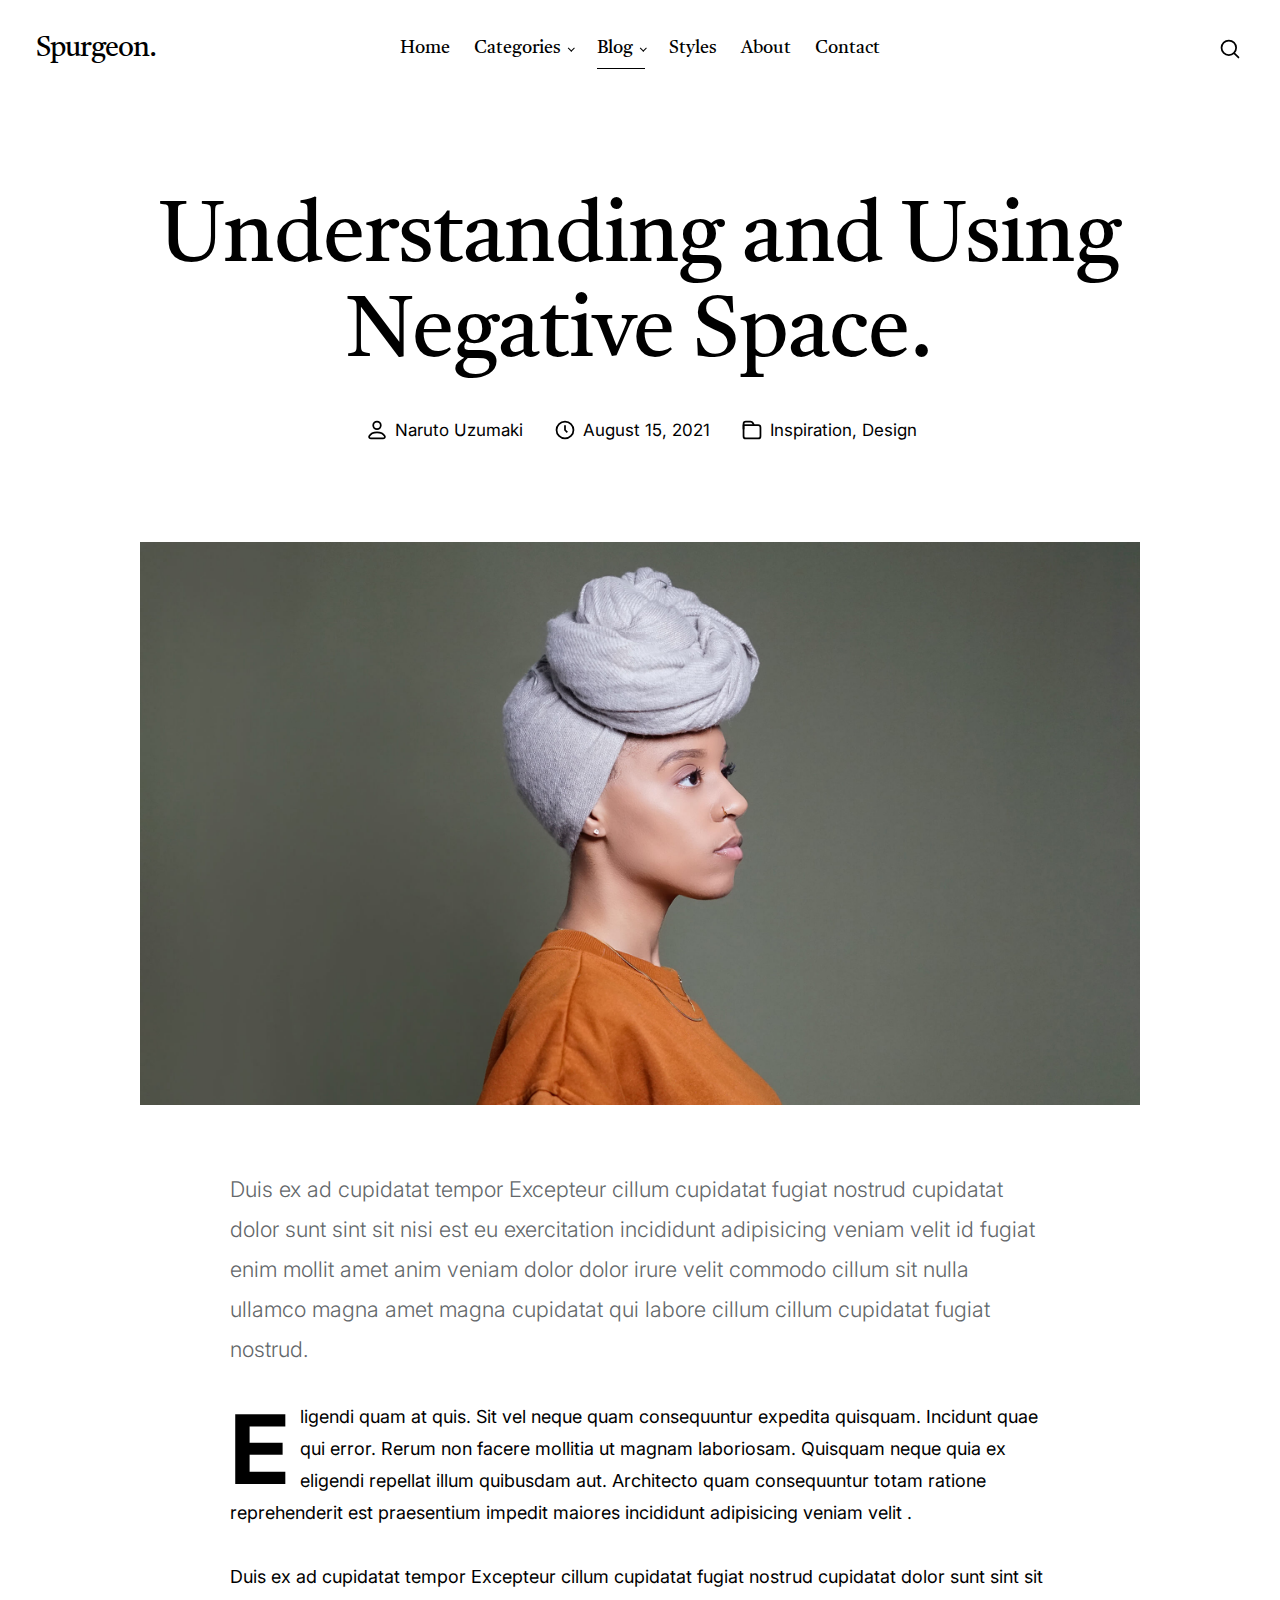
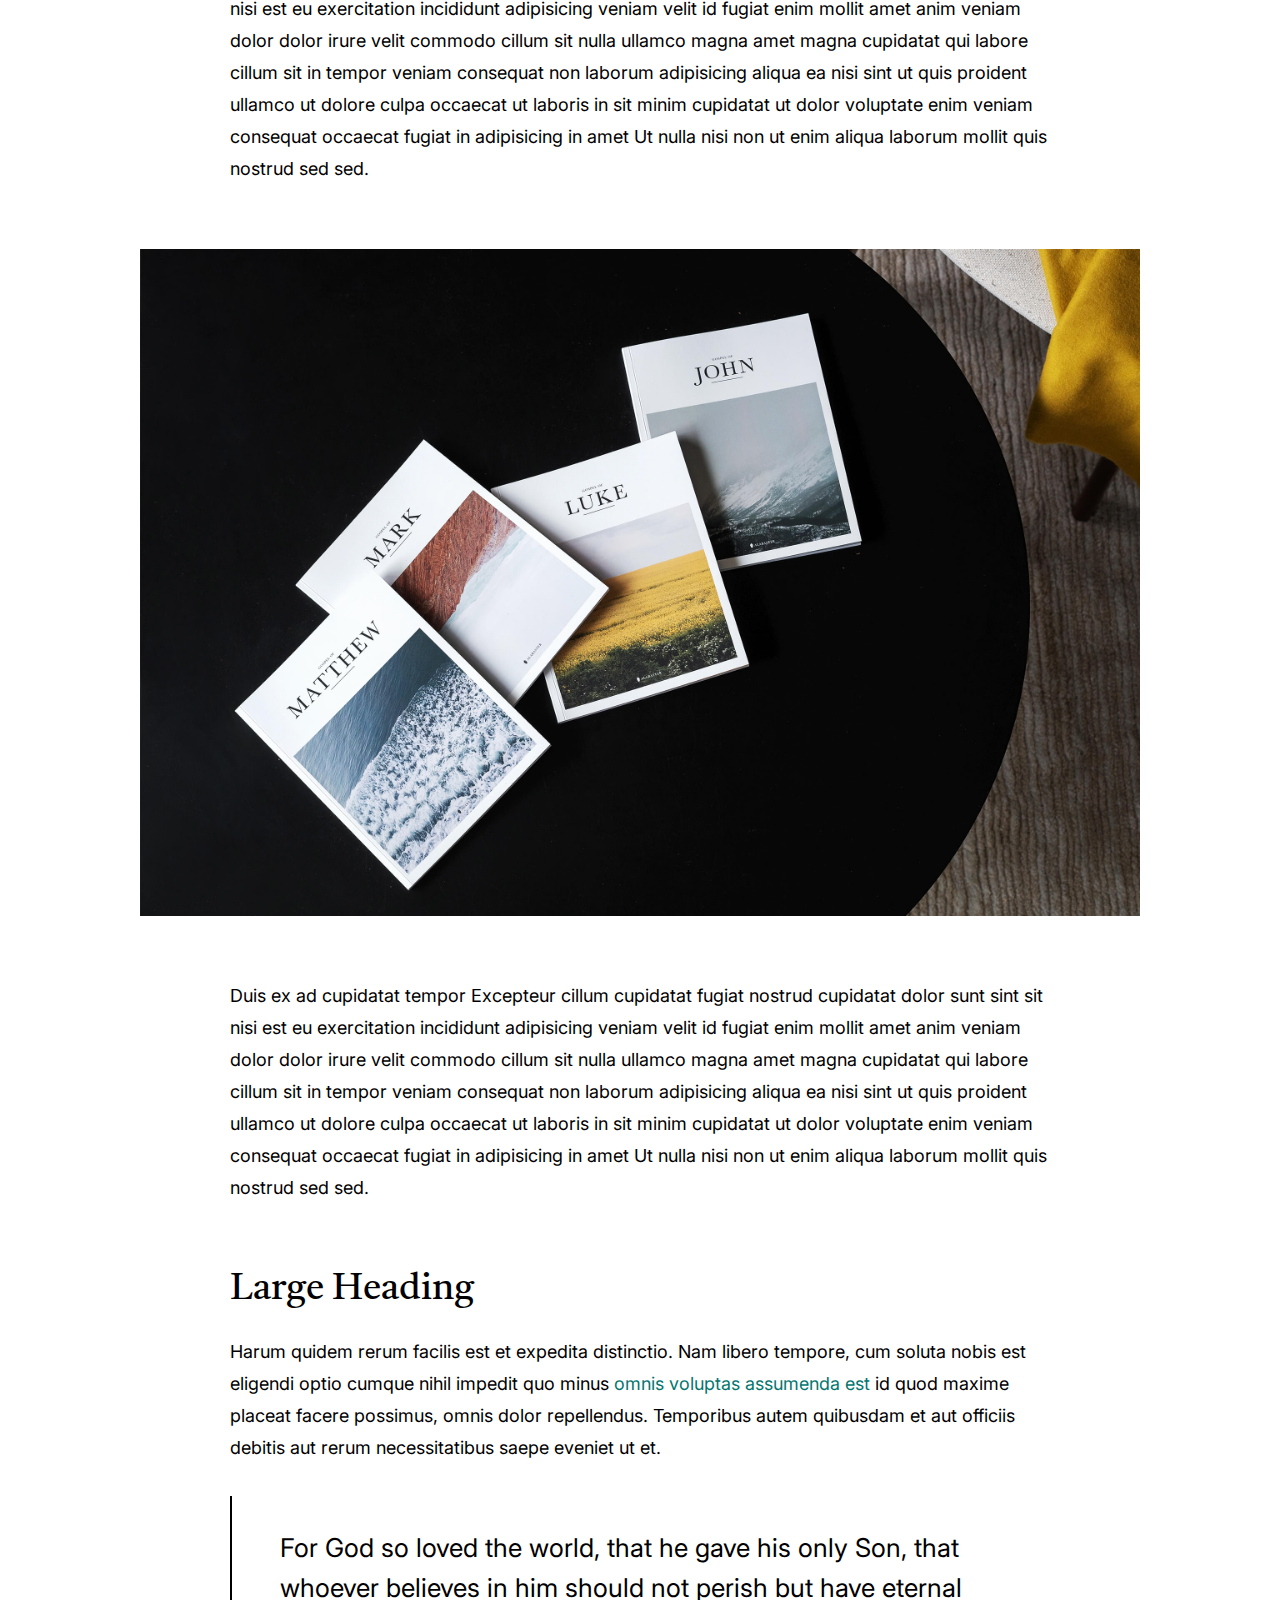
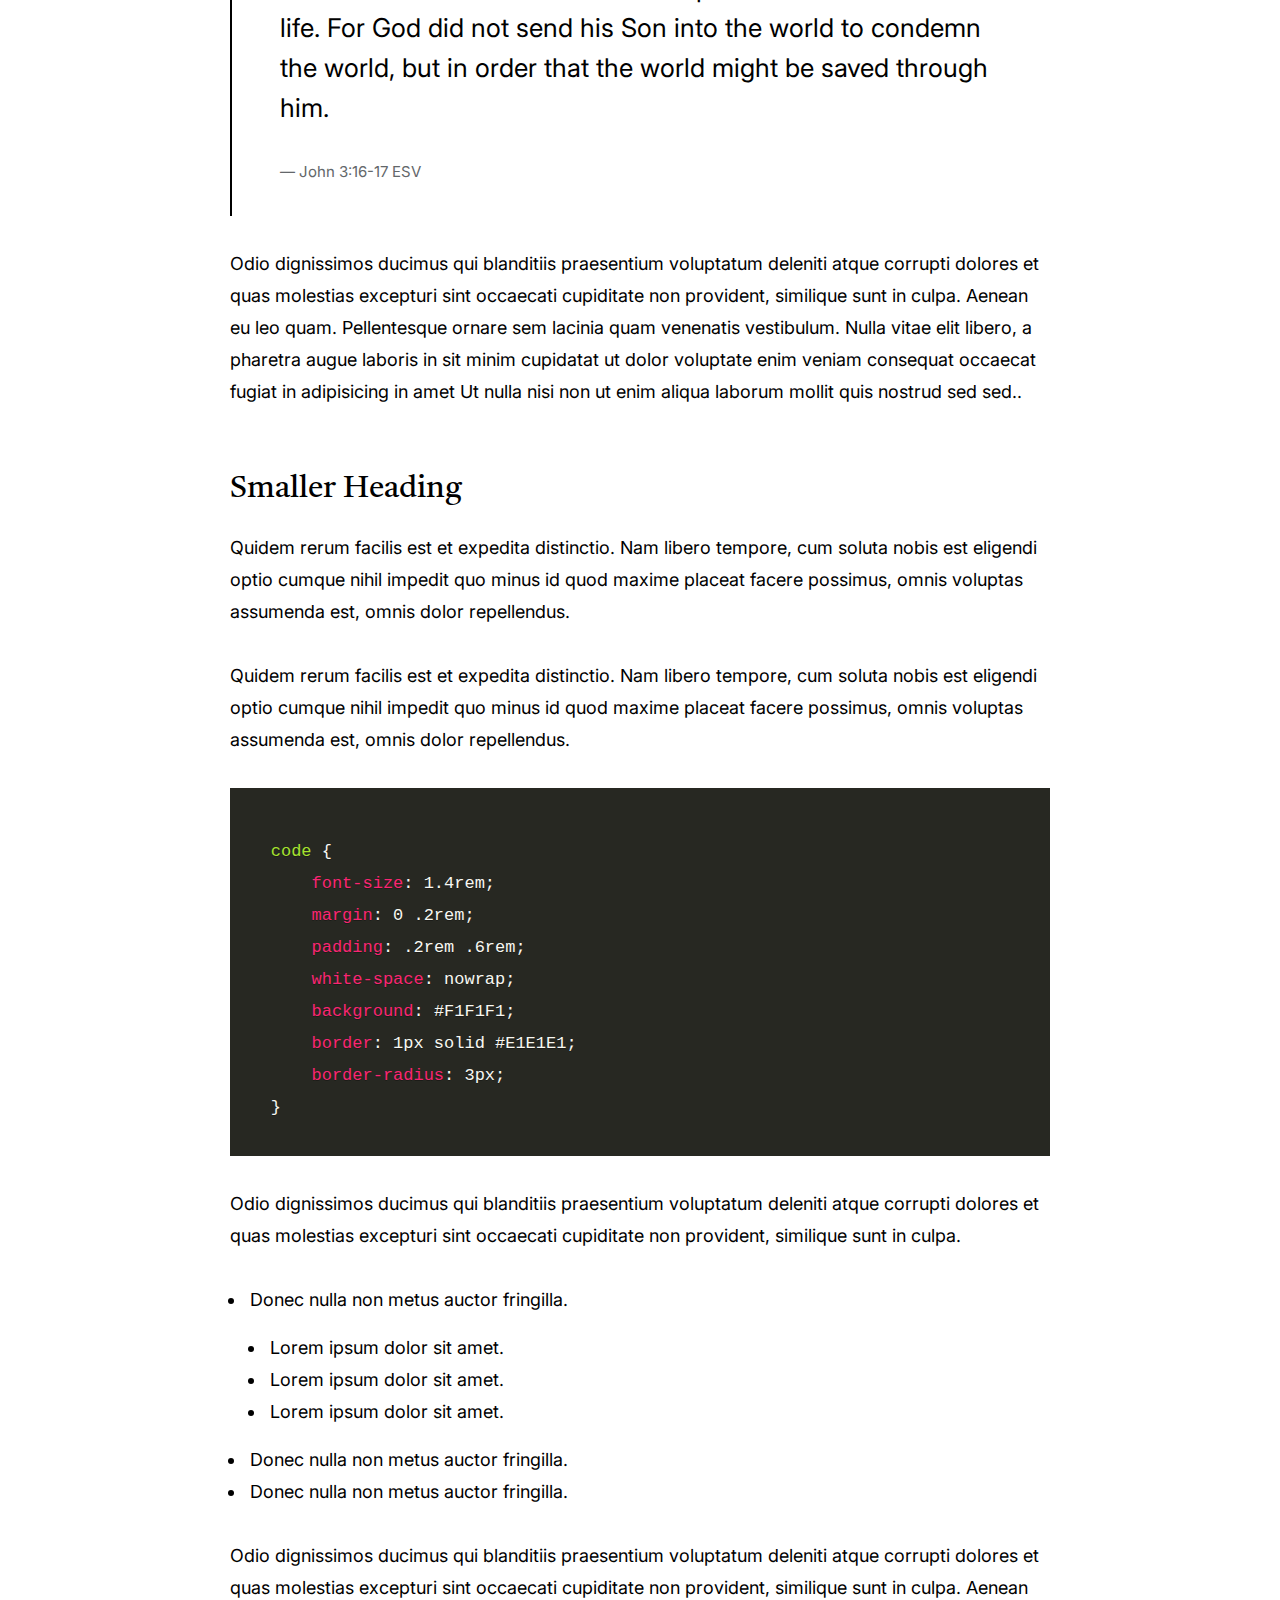
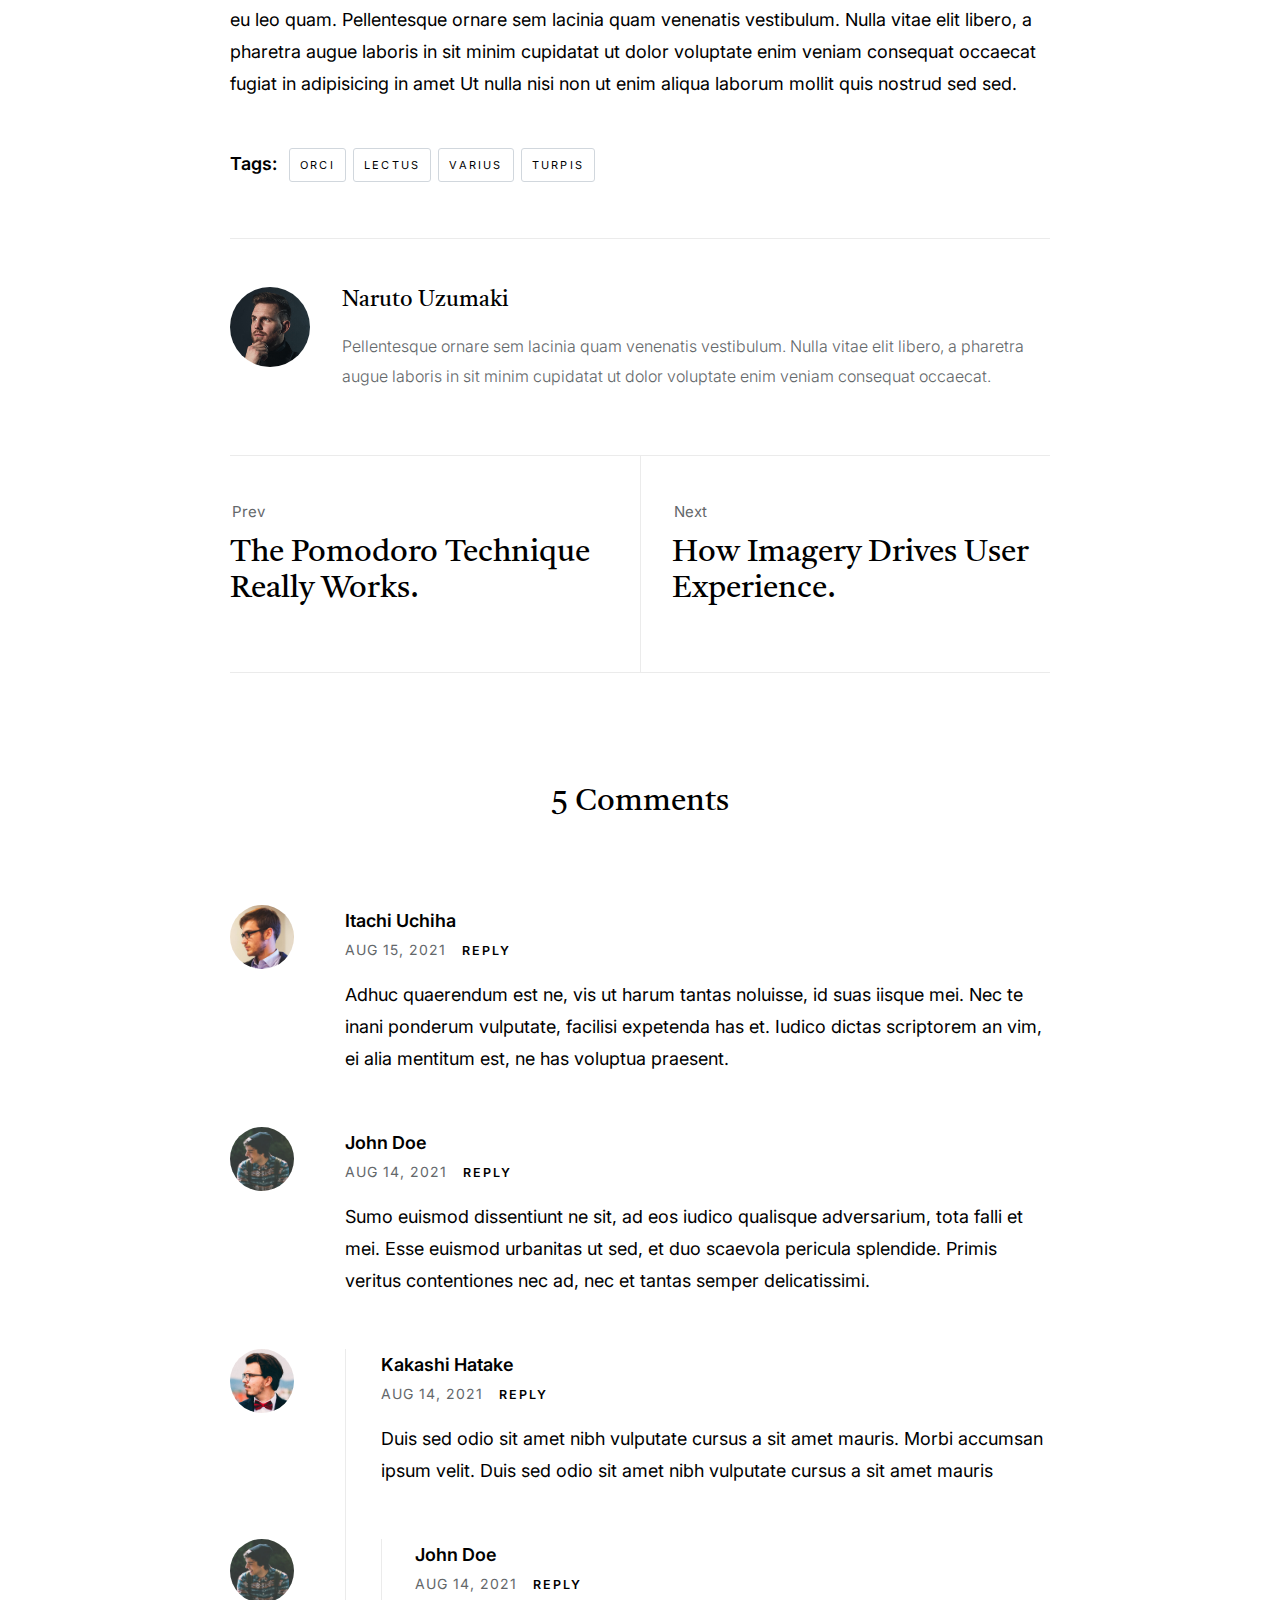
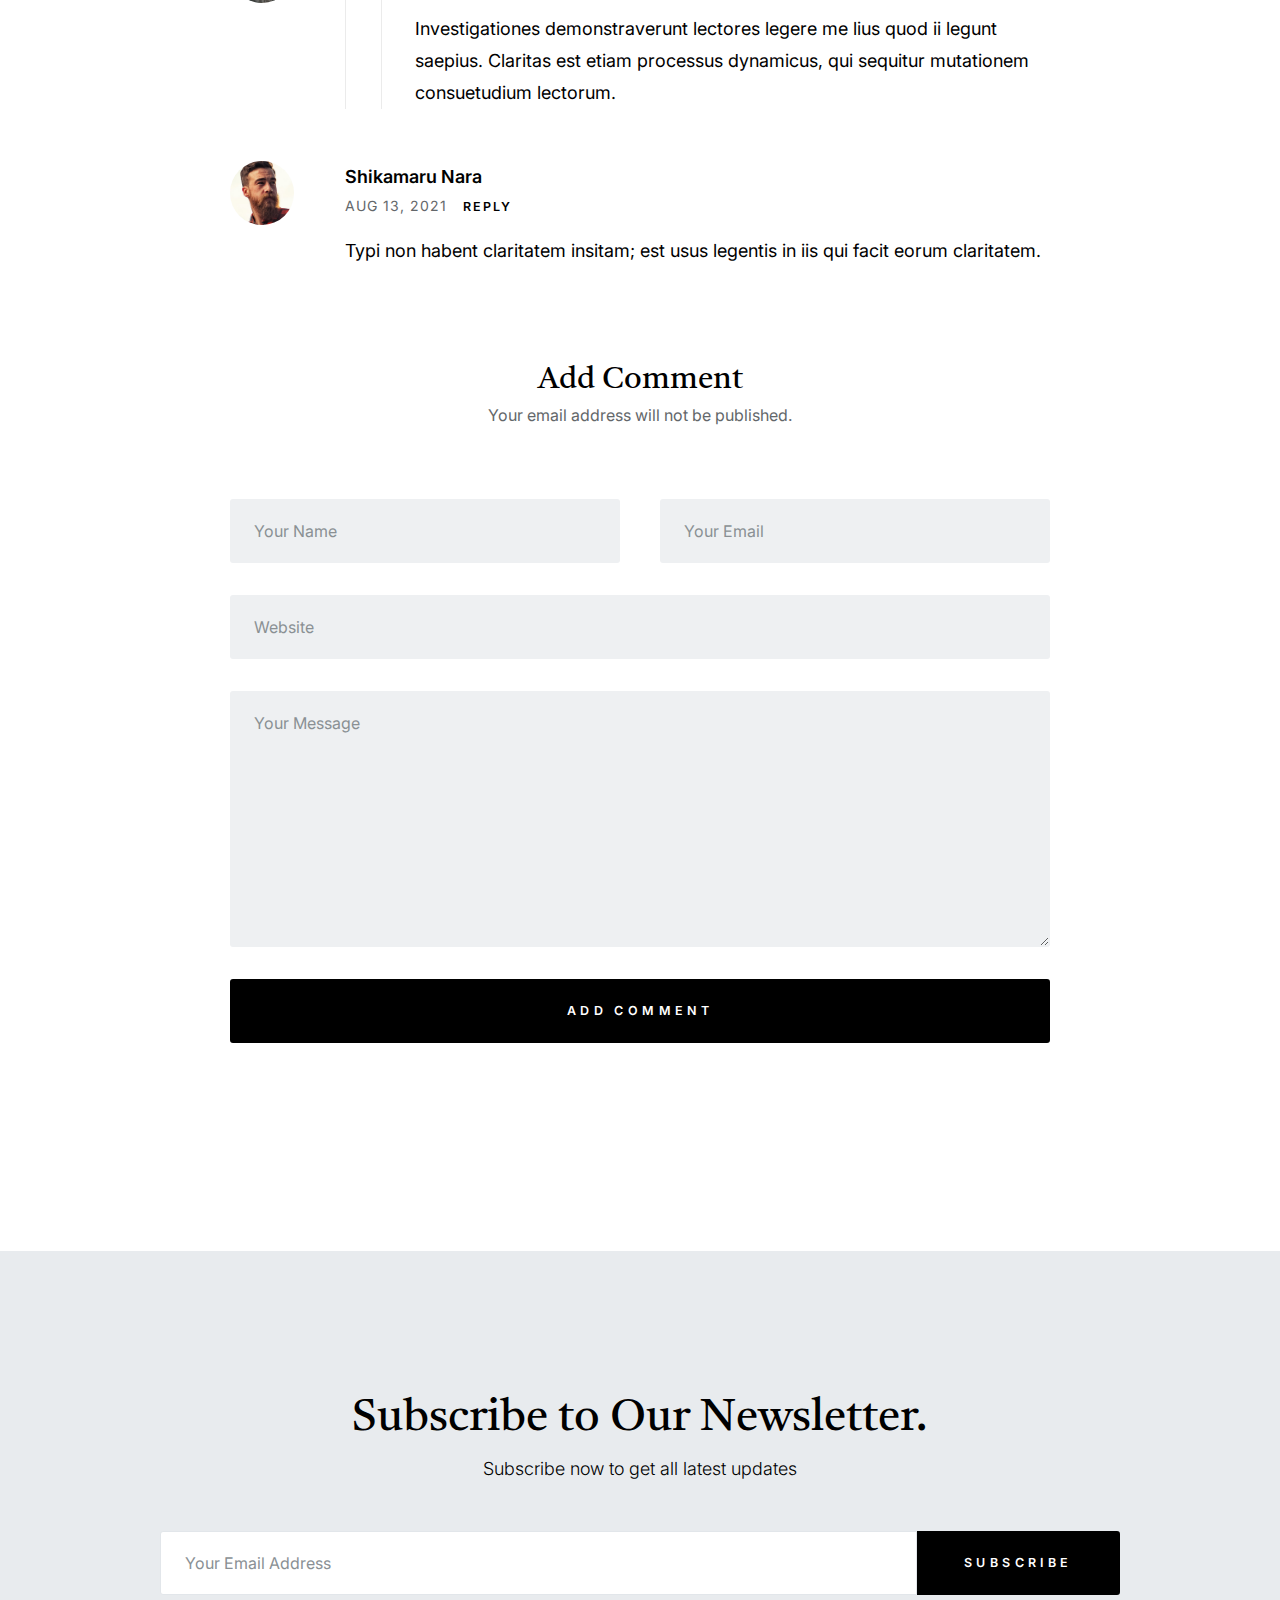
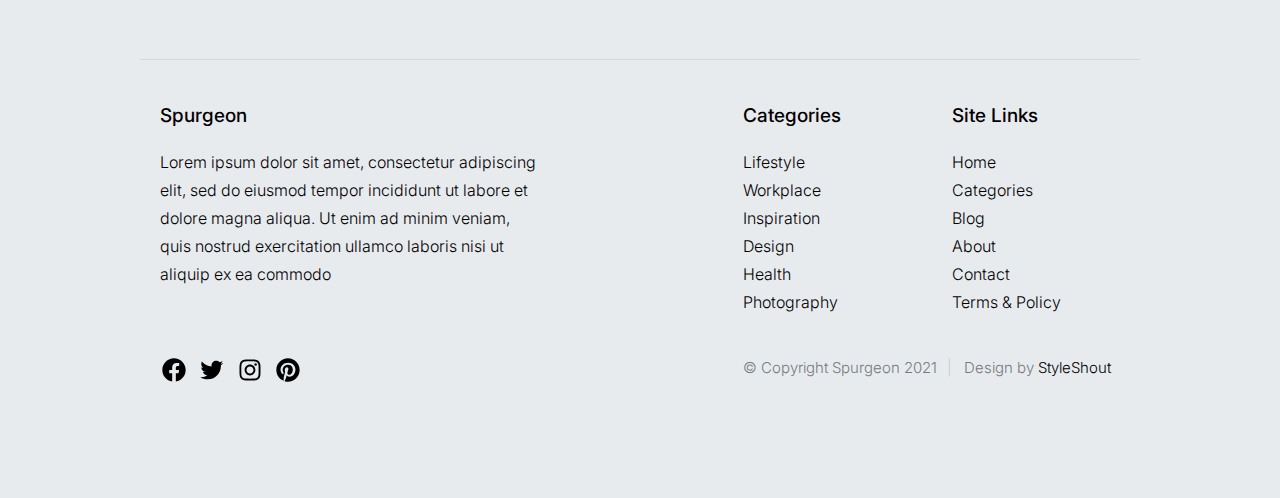
<file: src/main/resources/single-standard.html>
<!DOCTYPE html>
<html lang="en" class="no-js" >
<head>

    <!--- basic page needs
    ================================================== -->
    <meta charset="utf-8">
    <meta name="viewport" content="width=device-width, initial-scale=1">
    <title>Standard Post - Spurgeon</title>

    <script>
        document.documentElement.classList.remove('no-js');
        document.documentElement.classList.add('js');
    </script>

    <!-- CSS
    ================================================== -->
    <link rel="stylesheet" href="css/vendor.css">
    <link rel="stylesheet" href="css/styles.css">

    <!-- favicons
    ================================================== -->
    <link rel="apple-touch-icon" sizes="180x180" href="apple-touch-icon.png">
    <link rel="icon" type="image/png" sizes="32x32" href="favicon-32x32.png">
    <link rel="icon" type="image/png" sizes="16x16" href="favicon-16x16.png">
    <link rel="manifest" href="site.webmanifest">

</head>

<body id="top">


    <!-- preloader
    ================================================== -->
    <div id="preloader">
        <div id="loader" class="dots-fade">
            <div></div>
            <div></div>
            <div></div>
        </div>
    </div>


    <!-- page wrap
    ================================================== -->
    <div id="page" class="s-pagewrap">


        <!-- # site header 
        ================================================== -->
        <header id="masthead" class="s-header">

            <div class="s-header__branding">
                <p class="site-title">
                    <a href="index.html" rel="home">Spurgeon.</a>
                </p>
            </div>

            <div class="row s-header__navigation">

                <nav class="s-header__nav-wrap">
    
                    <h3 class="s-header__nav-heading">Navigate to</h3>
    
                    <ul class="s-header__nav">
                        <li><a href="index.html" title="">Home</a></li>
                        <li class="has-children">
                            <a href="#0" title="" class="">Categories</a>
                            <ul class="sub-menu">
                                <li><a href="category.html">Design</a></li>
                                <li><a href="category.html">Lifestyle</a></li>
                                <li><a href="category.html">Inspiration</a></li>
                                <li><a href="category.html">Work</a></li>
                                <li><a href="category.html">Health</a></li>
                                <li><a href="category.html">Photography</a></li>
                            </ul>
                        </li>
                        <li class="current-menu-item has-children">
                            <a href="#0" title="" class="">Blog</a>
                            <ul class="sub-menu">
                                <li><a href="single-standard.html">Standard Post</a></li>
                                <li><a href="single-video.html">Video Post</a></li>
                                <li><a href="single-audio.html">Audio Post</a></li>
                            </ul>
                        </li>
                        <li><a href="styles.html" title="">Styles</a></li>
                        <li><a href="about.html" title="">About</a></li>
                        <li><a href="contact.html" title="">Contact</a></li>
                    </ul> <!-- end s-header__nav -->

                </nav> <!-- end s-header__nav-wrap -->
    
            </div> <!-- end s-header__navigation -->

            <div class="s-header__search">

                <div class="s-header__search-inner">
                    <div class="row">
    
                        <form role="search" method="get" class="s-header__search-form" action="#">
                            <label>
                                <span class="u-screen-reader-text">Search for:</span>
                                <input type="search" class="s-header__search-field" placeholder="Search for..." value="" name="s" title="Search for:" autocomplete="off">
                            </label>
                            <input type="submit" class="s-header__search-submit" value="Search"> 
                        </form>
    
                        <a href="#0" title="Close Search" class="s-header__search-close">Close</a>
    
                    </div> <!-- end row -->
                </div> <!-- s-header__search-inner -->
    
            </div> <!-- end s-header__search -->

            <a class="s-header__menu-toggle" href="#0"><span>Menu</span></a>
            <a class="s-header__search-trigger" href="#">
                <svg width="24" height="24" fill="none" viewBox="0 0 24 24">
                    <path stroke="currentColor" stroke-linecap="round" stroke-linejoin="round" stroke-width="1.5" d="M19.25 19.25L15.5 15.5M4.75 11C4.75 7.54822 7.54822 4.75 11 4.75C14.4518 4.75 17.25 7.54822 17.25 11C17.25 14.4518 14.4518 17.25 11 17.25C7.54822 17.25 4.75 14.4518 4.75 11Z"></path>
                </svg>
            </a>

        </header> <!-- end s-header -->


        <!-- # site-content
        ================================================== -->
        <div id="content" class="s-content s-content--blog">

                <div class="row entry-wrap">
                    <div class="column lg-12">

                        <article class="entry format-standard">

                            <header class="entry__header">
    
                                <h1 class="entry__title">
                                    Understanding and Using Negative Space.
                                </h1>

                                <div class="entry__meta">
                                    <div class="entry__meta-author">
                                        <svg width="24" height="24" fill="none" viewBox="0 0 24 24">
                                            <circle cx="12" cy="8" r="3.25" stroke="currentColor" stroke-linecap="round" stroke-linejoin="round" stroke-width="1.5"></circle>
                                            <path stroke="currentColor" stroke-linecap="round" stroke-linejoin="round" stroke-width="1.5" d="M6.8475 19.25H17.1525C18.2944 19.25 19.174 18.2681 18.6408 17.2584C17.8563 15.7731 16.068 14 12 14C7.93201 14 6.14367 15.7731 5.35924 17.2584C4.82597 18.2681 5.70558 19.25 6.8475 19.25Z"></path>
                                        </svg>
                                        <a href="#">Naruto Uzumaki</a> 
                                    </div>
                                    <div class="entry__meta-date">
                                        <svg width="24" height="24" fill="none" viewBox="0 0 24 24">
                                            <circle cx="12" cy="12" r="7.25" stroke="currentColor" stroke-width="1.5"></circle>
                                            <path stroke="currentColor" stroke-width="1.5" d="M12 8V12L14 14"></path>
                                        </svg>
                                        August 15, 2021 
                                    </div>
                                    <div class="entry__meta-cat">
                                        <svg width="24" height="24" fill="none" viewBox="0 0 24 24">
                                            <path stroke="currentColor" stroke-linecap="round" stroke-linejoin="round" stroke-width="1.5" d="M19.25 17.25V9.75C19.25 8.64543 18.3546 7.75 17.25 7.75H4.75V17.25C4.75 18.3546 5.64543 19.25 6.75 19.25H17.25C18.3546 19.25 19.25 18.3546 19.25 17.25Z"></path>
                                            <path stroke="currentColor" stroke-linecap="round" stroke-linejoin="round" stroke-width="1.5" d="M13.5 7.5L12.5685 5.7923C12.2181 5.14977 11.5446 4.75 10.8127 4.75H6.75C5.64543 4.75 4.75 5.64543 4.75 6.75V11"></path>
                                        </svg>
                                          
                                        <span class="cat-links">
                                            <a href="#0">Inspiration</a>
                                            <a href="#0">Design</a>
                                        </span>
                                    </div>
                                </div>
                            </header>

                            <div class="entry__media">
                                <figure class="featured-image">
                                    <img src="images/thumbs/single/standard-1200.jpg" 
                                      srcset="images/thumbs/single/standard-2400.jpg 2400w, 
                                              images/thumbs/single/standard-1200.jpg 1200w, 
                                              images/thumbs/single/standard-600.jpg 600w" sizes="(max-width: 2400px) 100vw, 2400px" alt="">
                                </figure>
                            </div>

                            <div class="content-primary">

                                <div class="entry__content">
                                    <p class="lead">
                                    Duis ex ad cupidatat tempor Excepteur cillum cupidatat fugiat nostrud cupidatat dolor 
                                    sunt sint sit nisi est eu exercitation incididunt adipisicing veniam velit id fugiat 
                                    enim mollit amet anim veniam dolor dolor irure velit commodo cillum sit nulla ullamco 
                                    magna amet magna cupidatat qui labore cillum cillum cupidatat fugiat nostrud. </p> 

                                    <p class="drop-cap">
                                    Eligendi quam at quis. Sit vel neque quam consequuntur expedita quisquam. Incidunt quae 
                                    qui error. Rerum non facere mollitia ut magnam laboriosam. Quisquam neque quia ex eligendi 
                                    repellat illum quibusdam aut. Architecto quam consequuntur totam ratione reprehenderit est 
                                    praesentium impedit maiores incididunt adipisicing veniam velit .
                                    </p>
            
                                    <p>
                                    Duis ex ad cupidatat tempor Excepteur cillum cupidatat fugiat nostrud cupidatat dolor 
                                    sunt sint sit nisi est eu exercitation incididunt adipisicing veniam velit id fugiat 
                                    enim mollit amet anim veniam dolor dolor irure velit commodo cillum sit nulla ullamco 
                                    magna amet magna cupidatat qui labore cillum sit in tempor veniam consequat non laborum 
                                    adipisicing aliqua ea nisi sint ut quis proident ullamco ut dolore culpa occaecat ut 
                                    laboris in sit minim cupidatat ut dolor voluptate enim veniam consequat occaecat fugiat 
                                    in adipisicing in amet Ut nulla nisi non ut enim aliqua laborum mollit quis nostrud sed sed.
                                    </p>
                
                                    <figure class="alignwide">
                                        <img src="images/sample-1200.jpg" 
                                          srcset="images/sample-2400.jpg 2400w, 
                                                  images/sample-1200.jpg 1200w, 
                                                  images/sample-600.jpg 600w" sizes="(max-width: 2400px) 100vw, 2400px" alt="">
                                    </figure>
            
                                    <p>
                                    Duis ex ad cupidatat tempor Excepteur cillum cupidatat fugiat nostrud cupidatat dolor 
                                    sunt sint sit nisi est eu exercitation incididunt adipisicing veniam velit id fugiat 
                                    enim mollit amet anim veniam dolor dolor irure velit commodo cillum sit nulla ullamco 
                                    magna amet magna cupidatat qui labore cillum sit in tempor veniam consequat non laborum 
                                    adipisicing aliqua ea nisi sint ut quis proident ullamco ut dolore culpa occaecat ut 
                                    laboris in sit minim cupidatat ut dolor voluptate enim veniam consequat occaecat fugiat 
                                    in adipisicing in amet Ut nulla nisi non ut enim aliqua laborum mollit quis nostrud sed sed.
                                    </p>
            
                                    <h2>Large Heading</h2>
            
                                    <p>
                                    Harum quidem rerum facilis est et expedita distinctio. Nam libero tempore, cum soluta 
                                    nobis est eligendi optio cumque nihil impedit quo minus <a href="http://#">omnis voluptas assumenda est</a> 
                                    id quod maxime placeat facere possimus, omnis dolor repellendus. Temporibus autem quibusdam et 
                                    aut officiis debitis aut rerum necessitatibus saepe eveniet ut et.</p>
            
                                    <blockquote>
                                        <p>
                                        For God so loved the world, that he gave his only Son, that whoever believes in 
                                        him should not perish but have eternal life. For God did not send his Son into 
                                        the world to condemn the world, but in order that the world might be 
                                        saved through him.
                                        </p>
                                        <cite>John 3:16-17 ESV</cite>
                                    </blockquote>
            
                                    <p>
                                    Odio dignissimos ducimus qui blanditiis praesentium voluptatum deleniti atque corrupti dolores 
                                    et quas molestias excepturi sint occaecati cupiditate non provident, similique sunt in culpa. 
                                    Aenean eu leo quam. Pellentesque ornare sem lacinia quam venenatis vestibulum. Nulla vitae elit 
                                    libero, a pharetra augue laboris in sit minim cupidatat ut dolor voluptate enim veniam consequat 
                                    occaecat fugiat in adipisicing in amet Ut nulla nisi non ut enim aliqua laborum mollit quis nostrud sed sed..</p>
            
                                    <h3>Smaller Heading</h3>
            
                                    <p>
                                    Quidem rerum facilis est et expedita distinctio. Nam libero tempore, cum soluta nobis est 
                                    eligendi optio cumque nihil impedit quo minus id quod maxime placeat facere possimus, omnis voluptas 
                                    assumenda est, omnis dolor repellendus.
                                    </p>
            
                                    <p>
                                    Quidem rerum facilis est et expedita distinctio. Nam libero tempore, cum soluta nobis est 
                                    eligendi optio cumque nihil impedit quo minus id quod maxime placeat facere possimus, omnis voluptas 
                                    assumenda est, omnis dolor repellendus.
                                    </p>
                                        
<pre><code class="language-css">
    code {
        font-size: 1.4rem;
        margin: 0 .2rem;
        padding: .2rem .6rem;
        white-space: nowrap;
        background: #F1F1F1;
        border: 1px solid #E1E1E1;	
        border-radius: 3px;
    }
</code></pre>
                                            
                                    <p>
                                    Odio dignissimos ducimus qui blanditiis praesentium voluptatum deleniti atque corrupti dolores et 
                                    quas molestias excepturi sint occaecati cupiditate non provident, similique sunt in culpa.</p>
            
                                    <ul>
                                        <li>Donec nulla non metus auctor fringilla.
                                            <ul>
                                                <li>Lorem ipsum dolor sit amet.</li>
                                                <li>Lorem ipsum dolor sit amet.</li>
                                                <li>Lorem ipsum dolor sit amet.</li>
                                            </ul>
                                        </li>
                                        <li>Donec nulla non metus auctor fringilla.</li>
                                        <li>Donec nulla non metus auctor fringilla.</li>
                                    </ul>
            
                                    <p>
                                    Odio dignissimos ducimus qui blanditiis praesentium voluptatum deleniti atque corrupti dolores et quas 
                                    molestias excepturi sint occaecati cupiditate non provident, similique sunt in culpa. Aenean eu leo quam. 
                                    Pellentesque ornare sem lacinia quam venenatis vestibulum. Nulla vitae elit libero, a pharetra augue 
                                    laboris in sit minim cupidatat ut dolor voluptate enim veniam consequat occaecat fugiat in adipisicing 
                                    in amet Ut nulla nisi non ut enim aliqua laborum mollit quis nostrud sed sed.
                                    </p>

                                    <p class="entry__tags">
                                        <strong>Tags:</strong>
                    
                                        <span class="entry__tag-list">
                                            <a href="#0">orci</a>
                                            <a href="#0">lectus</a>
                                            <a href="#0">varius</a>
                                            <a href="#0">turpis</a>
                                        </span>
                        
                                    </p>
    
                                    <div class="entry__author-box">
                                        <figure class="entry__author-avatar">
                                            <img alt="" src="images/avatars/user-06.jpg" class="avatar">
                                        </figure>
                                        <div class="entry__author-info">
                                            <h5 class="entry__author-name">
                                                <a href="#0">
                                                    Naruto Uzumaki
                                                </a>
                                            </h5>
                                            <p>
                                            Pellentesque ornare sem lacinia quam venenatis vestibulum. Nulla vitae elit libero, 
                                            a pharetra augue laboris in sit minim cupidatat ut dolor voluptate enim veniam 
                                            consequat occaecat.
                                            </p>
                                        </div>
                                    </div>

                                </div> <!-- end entry-content -->

                                <div class="post-nav">
                                    <div class="post-nav__prev">
                                        <a href="single-standard.html" rel="prev">
                                            <span>Prev</span>
                                            The Pomodoro Technique Really Works. 
                                        </a>
                                    </div>
                                    <div class="post-nav__next">
                                        <a href="single-standard.html" rel="next">
                                            <span>Next</span>
                                            How Imagery Drives User Experience.
                                        </a>
                                    </div>
                                </div>

                            </div> <!-- end content-primary -->

                        </article> <!-- end entry -->

                        <!-- comments -->
                        <div class="comments-wrap">

                            <div id="comments">
                                <div class="large-12">

                                    <h3>5 Comments</h3>

                                    <!-- START commentlist -->
                                    <ol class="commentlist">

                                        <li class="depth-1 comment">

                                            <div class="comment__avatar">
                                                <img class="avatar" src="images/avatars/user-01.jpg" alt="" width="50" height="50">
                                            </div>

                                            <div class="comment__content">

                                                <div class="comment__info">
                                                    <div class="comment__author">Itachi Uchiha</div>

                                                    <div class="comment__meta">
                                                        <div class="comment__time">Aug 15, 2021</div>
                                                        <div class="comment__reply">
                                                            <a class="comment-reply-link" href="#0">Reply</a>
                                                        </div>
                                                    </div>
                                                </div>

                                                <div class="comment__text">
                                                <p>Adhuc quaerendum est ne, vis ut harum tantas noluisse, id suas iisque mei. Nec te inani ponderum vulputate,
                                                facilisi expetenda has et. Iudico dictas scriptorem an vim, ei alia mentitum est, ne has voluptua praesent.</p>
                                                </div>

                                            </div>

                                        </li> <!-- end comment level 1 -->

                                        <li class="thread-alt depth-1 comment">

                                            <div class="comment__avatar">
                                                <img class="avatar" src="images/avatars/user-04.jpg" alt="" width="50" height="50">
                                            </div>

                                            <div class="comment__content">

                                                <div class="comment__info">
                                                    <div class="comment__author">John Doe</div>

                                                    <div class="comment__meta">
                                                        <div class="comment__time">Aug 14, 2021</div>
                                                        <div class="comment__reply">
                                                            <a class="comment-reply-link" href="#0">Reply</a>
                                                        </div>
                                                    </div>
                                                </div>

                                                <div class="comment__text">
                                                <p>Sumo euismod dissentiunt ne sit, ad eos iudico qualisque adversarium, tota falli et mei. Esse euismod
                                                urbanitas ut sed, et duo scaevola pericula splendide. Primis veritus contentiones nec ad, nec et
                                                tantas semper delicatissimi.</p>
                                                </div>

                                            </div>

                                            <ul class="children">

                                                <li class="depth-2 comment">

                                                    <div class="comment__avatar">
                                                        <img class="avatar" src="images/avatars/user-03.jpg" alt="" width="50" height="50">
                                                    </div>

                                                    <div class="comment__content">

                                                        <div class="comment__info">
                                                            <div class="comment__author">Kakashi Hatake</div>

                                                            <div class="comment__meta">
                                                                <div class="comment__time">Aug 14, 2021</div>
                                                                <div class="comment__reply">
                                                                    <a class="comment-reply-link" href="#0">Reply</a>
                                                                </div>
                                                            </div>
                                                        </div>

                                                        <div class="comment__text">
                                                            <p>Duis sed odio sit amet nibh vulputate
                                                            cursus a sit amet mauris. Morbi accumsan ipsum velit. Duis sed odio sit amet nibh vulputate
                                                            cursus a sit amet mauris</p>
                                                        </div>

                                                    </div>

                                                    <ul class="children">

                                                        <li class="depth-3 comment">

                                                            <div class="comment__avatar">
                                                                <img class="avatar" src="images/avatars/user-04.jpg" alt="" width="50" height="50">
                                                            </div>

                                                            <div class="comment__content">

                                                                <div class="comment__info">
                                                                    <div class="comment__author">John Doe</div>

                                                                    <div class="comment__meta">
                                                                        <div class="comment__time">Aug 14, 2021</div>
                                                                        <div class="comment__reply">
                                                                            <a class="comment-reply-link" href="#0">Reply</a>
                                                                        </div>
                                                                    </div>
                                                                </div>

                                                                <div class="comment__text">
                                                                <p>Investigationes demonstraverunt lectores legere me lius quod ii legunt saepius. Claritas est
                                                                etiam processus dynamicus, qui sequitur mutationem consuetudium lectorum.</p>
                                                                </div>

                                                            </div>

                                                        </li>

                                                    </ul>

                                                </li>

                                            </ul>

                                        </li> <!-- end comment level 1 -->

                                        <li class="depth-1 comment">

                                            <div class="comment__avatar">
                                                <img class="avatar" src="images/avatars/user-02.jpg" alt="" width="50" height="50">
                                            </div>

                                            <div class="comment__content">

                                                <div class="comment__info">
                                                    <div class="comment__author">Shikamaru Nara</div>

                                                    <div class="comment__meta">
                                                        <div class="comment__time">Aug 13, 2021</div>
                                                        <div class="comment__reply">
                                                            <a class="comment-reply-link" href="#0">Reply</a>
                                                        </div>
                                                    </div>
                                                </div>

                                                <div class="comment__text">
                                                <p>Typi non habent claritatem insitam; est usus legentis in iis qui facit eorum claritatem.</p>
                                                </div>

                                            </div>

                                        </li>  <!-- end comment level 1 -->

                                    </ol>
                                    <!-- END commentlist -->

                                </div> <!-- end col-full -->
                            </div> <!-- end comments -->


                            <div class="comment-respond">

                                <!-- START respond -->
                                <div id="respond">

                                    <h3>
                                    Add Comment 
                                    <span>Your email address will not be published.</span>
                                    </h3>

                                    <form name="contactForm" id="contactForm" method="post" action="" autocomplete="off">
                                        <fieldset class="row">

                                            <div class="column lg-6 tab-12 form-field">
                                                <input name="cName" id="cName" class="u-fullwidth h-remove-bottom" placeholder="Your Name" value="" type="text">
                                            </div>

                                            <div class="column lg-6 tab-12 form-field">
                                                <input name="cEmail" id="cEmail" class="u-fullwidth h-remove-bottom" placeholder="Your Email" value="" type="text">
                                            </div>

                                            <div class="column lg-12 form-field">
                                                <input name="cWebsite" id="cWebsite" class="u-fullwidth h-remove-bottom" placeholder="Website" value="" type="text">
                                            </div>

                                            <div class="column lg-12 message form-field">
                                                <textarea name="cMessage" id="cMessage" class="u-fullwidth" placeholder="Your Message"></textarea>
                                            </div>

                                            <div class="column lg-12">
                                                <input name="submit" id="submit" class="btn btn--primary btn-wide btn--large u-fullwidth" value="Add Comment" type="submit">
                                            </div>

                                        </fieldset>
                                    </form> <!-- end form -->

                                </div>
                                <!-- END respond-->

                            </div> <!-- end comment-respond -->

                        </div> <!-- end comments-wrap -->

                    </div>
                </div> <!-- end entry-wrap -->
        </section> <!-- end s-content -->


        <!-- # site-footer
        ================================================== -->
        <footer id="colophon" class="s-footer">

            <div class="row s-footer__subscribe">
                <div class="column lg-12">

                    <h2>
                    Subscribe to Our Newsletter.
                    </h2>
                    <p>
                    Subscribe now to get all latest updates
                    </p>

                    <form id="mc-form" class="mc-form">
                        <input type="email" name="EMAIL" id="mce-EMAIL" class="u-fullwidth text-center" placeholder="Your Email Address" title="The domain portion of the email address is invalid (the portion after the @)." pattern="^([^\x00-\x20\x22\x28\x29\x2c\x2e\x3a-\x3c\x3e\x40\x5b-\x5d\x7f-\xff]+|\x22([^\x0d\x22\x5c\x80-\xff]|\x5c[\x00-\x7f])*\x22)(\x2e([^\x00-\x20\x22\x28\x29\x2c\x2e\x3a-\x3c\x3e\x40\x5b-\x5d\x7f-\xff]+|\x22([^\x0d\x22\x5c\x80-\xff]|\x5c[\x00-\x7f])*\x22))*\x40([^\x00-\x20\x22\x28\x29\x2c\x2e\x3a-\x3c\x3e\x40\x5b-\x5d\x7f-\xff]+|\x5b([^\x0d\x5b-\x5d\x80-\xff]|\x5c[\x00-\x7f])*\x5d)(\x2e([^\x00-\x20\x22\x28\x29\x2c\x2e\x3a-\x3c\x3e\x40\x5b-\x5d\x7f-\xff]+|\x5b([^\x0d\x5b-\x5d\x80-\xff]|\x5c[\x00-\x7f])*\x5d))*(\.\w{2,})+$" required>
                        <input type="submit" name="subscribe" value="Subscribe" class="btn--small btn--primary u-fullwidth">
                        <!-- <div style="position: absolute; left: -5000px;" aria-hidden="true"><input type="text" name="b_cdb7b577e41181934ed6a6a44_9a91cfe7b3" tabindex="-1" value=""></div> -->
                        <div class="mc-status"></div>
                    </form>

                </div>
            </div> <!-- end s-footer__subscribe -->

            <div class="row s-footer__main">

                <div class="column lg-5 md-6 tab-12 s-footer__about">
                    <h4>Spurgeon</h4>

                    <p>
                    Lorem ipsum dolor sit amet, consectetur 
                    adipiscing elit, sed do eiusmod tempor 
                    incididunt ut labore et dolore magna aliqua. 
                    Ut enim ad minim veniam, quis nostrud exercitation 
                    ullamco laboris nisi ut aliquip ex ea commodo 
                    </p>
                </div> <!-- end s-footer__about -->

                <div class="column lg-5 md-6 tab-12">
                    <div class="row">
                        <div class="column lg-6">
                            <h4>Categories</h4>
                            <ul class="link-list">
                                <li><a href="category.html">Lifestyle</a></li>
                                <li><a href="category.html">Workplace</a></li>
                                <li><a href="category.html">Inspiration</a></li>
                                <li><a href="category.html">Design</a></li>
                                <li><a href="category.html">Health</a></li>
                                <li><a href="category.html">Photography</a></li>
                            </ul>
                        </div>
                        <div class="column lg-6">
                            <h4>Site Links</h4>
                            <ul class="link-list">
                                <li><a href="index.html">Home</a></li>
                                <li><a href="category.html">Categories</a></li>
                                <li><a href="category.html">Blog</a></li>
                                <li><a href="about.html">About</a></li>
                                <li><a href="about.html">Contact</a></li>
                                <li><a href="#0">Terms & Policy</a></li>
                            </ul>
                        </div>
                    </div>
                </div>

            </div> <!-- end s-footer__main -->

            <div class="row s-footer__bottom">

                <div class="column lg-7 md-6 tab-12">
                    <ul class="s-footer__social">
                        <li>
                            <a href="#0">
                                <svg xmlns="http://www.w3.org/2000/svg" width="24" height="24" viewBox="0 0 24 24" style="fill: rgba(0, 0, 0, 1);transform: ;msFilter:;"><path d="M12.001 2.002c-5.522 0-9.999 4.477-9.999 9.999 0 4.99 3.656 9.126 8.437 9.879v-6.988h-2.54v-2.891h2.54V9.798c0-2.508 1.493-3.891 3.776-3.891 1.094 0 2.24.195 2.24.195v2.459h-1.264c-1.24 0-1.628.772-1.628 1.563v1.875h2.771l-.443 2.891h-2.328v6.988C18.344 21.129 22 16.992 22 12.001c0-5.522-4.477-9.999-9.999-9.999z"></path></svg>
                                <span class="u-screen-reader-text">Facebook</span>
                            </a>
                        </li>
                        <li>
                            <a href="#0">
                                <svg xmlns="http://www.w3.org/2000/svg" width="24" height="24" viewBox="0 0 24 24" style="fill:rgba(0, 0, 0, 1);transform:;-ms-filter:"><path d="M19.633,7.997c0.013,0.175,0.013,0.349,0.013,0.523c0,5.325-4.053,11.461-11.46,11.461c-2.282,0-4.402-0.661-6.186-1.809 c0.324,0.037,0.636,0.05,0.973,0.05c1.883,0,3.616-0.636,5.001-1.721c-1.771-0.037-3.255-1.197-3.767-2.793 c0.249,0.037,0.499,0.062,0.761,0.062c0.361,0,0.724-0.05,1.061-0.137c-1.847-0.374-3.23-1.995-3.23-3.953v-0.05 c0.537,0.299,1.16,0.486,1.82,0.511C3.534,9.419,2.823,8.184,2.823,6.787c0-0.748,0.199-1.434,0.548-2.032 c1.983,2.443,4.964,4.04,8.306,4.215c-0.062-0.3-0.1-0.611-0.1-0.923c0-2.22,1.796-4.028,4.028-4.028 c1.16,0,2.207,0.486,2.943,1.272c0.91-0.175,1.782-0.512,2.556-0.973c-0.299,0.935-0.936,1.721-1.771,2.22 c0.811-0.088,1.597-0.312,2.319-0.624C21.104,6.712,20.419,7.423,19.633,7.997z"></path></svg>
                                <span class="u-screen-reader-text">Twitter</span>
                            </a>
                        </li>
                        <li>
                            <a href="#0">
                                <svg xmlns="http://www.w3.org/2000/svg" width="24" height="24" viewBox="0 0 24 24" style="fill:rgba(0, 0, 0, 1);transform:;-ms-filter:"><path d="M11.999,7.377c-2.554,0-4.623,2.07-4.623,4.623c0,2.554,2.069,4.624,4.623,4.624c2.552,0,4.623-2.07,4.623-4.624 C16.622,9.447,14.551,7.377,11.999,7.377L11.999,7.377z M11.999,15.004c-1.659,0-3.004-1.345-3.004-3.003 c0-1.659,1.345-3.003,3.004-3.003s3.002,1.344,3.002,3.003C15.001,13.659,13.658,15.004,11.999,15.004L11.999,15.004z"></path><circle cx="16.806" cy="7.207" r="1.078"></circle><path d="M20.533,6.111c-0.469-1.209-1.424-2.165-2.633-2.632c-0.699-0.263-1.438-0.404-2.186-0.42 c-0.963-0.042-1.268-0.054-3.71-0.054s-2.755,0-3.71,0.054C7.548,3.074,6.809,3.215,6.11,3.479C4.9,3.946,3.945,4.902,3.477,6.111 c-0.263,0.7-0.404,1.438-0.419,2.186c-0.043,0.962-0.056,1.267-0.056,3.71c0,2.442,0,2.753,0.056,3.71 c0.015,0.748,0.156,1.486,0.419,2.187c0.469,1.208,1.424,2.164,2.634,2.632c0.696,0.272,1.435,0.426,2.185,0.45 c0.963,0.042,1.268,0.055,3.71,0.055s2.755,0,3.71-0.055c0.747-0.015,1.486-0.157,2.186-0.419c1.209-0.469,2.164-1.424,2.633-2.633 c0.263-0.7,0.404-1.438,0.419-2.186c0.043-0.962,0.056-1.267,0.056-3.71s0-2.753-0.056-3.71C20.941,7.57,20.801,6.819,20.533,6.111z M19.315,15.643c-0.007,0.576-0.111,1.147-0.311,1.688c-0.305,0.787-0.926,1.409-1.712,1.711c-0.535,0.199-1.099,0.303-1.67,0.311 c-0.95,0.044-1.218,0.055-3.654,0.055c-2.438,0-2.687,0-3.655-0.055c-0.569-0.007-1.135-0.112-1.669-0.311 c-0.789-0.301-1.414-0.923-1.719-1.711c-0.196-0.534-0.302-1.099-0.311-1.669c-0.043-0.95-0.053-1.218-0.053-3.654 c0-2.437,0-2.686,0.053-3.655c0.007-0.576,0.111-1.146,0.311-1.687c0.305-0.789,0.93-1.41,1.719-1.712 c0.534-0.198,1.1-0.303,1.669-0.311c0.951-0.043,1.218-0.055,3.655-0.055c2.437,0,2.687,0,3.654,0.055 c0.571,0.007,1.135,0.112,1.67,0.311c0.786,0.303,1.407,0.925,1.712,1.712c0.196,0.534,0.302,1.099,0.311,1.669 c0.043,0.951,0.054,1.218,0.054,3.655c0,2.436,0,2.698-0.043,3.654H19.315z"></path></svg>
                                <span class="u-screen-reader-text">Instagram</span>
                            </a>
                        </li>
                        <li>
                            <a href="#0">
                                <svg xmlns="http://www.w3.org/2000/svg" width="24" height="24" viewBox="0 0 24 24" style="fill: rgba(0, 0, 0, 1);transform: ;msFilter:;"><path d="M11.99 2C6.472 2 2 6.473 2 11.99c0 4.232 2.633 7.85 6.35 9.306-.088-.79-.166-2.006.034-2.868.182-.78 1.172-4.966 1.172-4.966s-.299-.599-.299-1.484c0-1.388.805-2.425 1.808-2.425.853 0 1.264.64 1.264 1.407 0 .858-.546 2.139-.827 3.327-.235.994.499 1.805 1.479 1.805 1.775 0 3.141-1.872 3.141-4.575 0-2.392-1.719-4.064-4.173-4.064-2.843 0-4.512 2.132-4.512 4.335 0 .858.331 1.779.744 2.28a.3.3 0 0 1 .069.286c-.076.315-.245.994-.277 1.133-.044.183-.145.222-.335.134-1.247-.581-2.027-2.405-2.027-3.871 0-3.151 2.289-6.045 6.601-6.045 3.466 0 6.159 2.469 6.159 5.77 0 3.444-2.171 6.213-5.184 6.213-1.013 0-1.964-.525-2.29-1.146l-.623 2.374c-.225.868-.834 1.956-1.241 2.62a10 10 0 0 0 2.958.445c5.517 0 9.99-4.473 9.99-9.99S17.507 2 11.99 2"></path></svg>
                                <span class="u-screen-reader-text">Pinterest</span>
                            </a>
                        </li>
                    </ul>
                </div>
                <div class="column lg-5 md-6 tab-12">
                    <div class="ss-copyright">
                        <span>© Copyright Spurgeon 2021</span> 
                        <span>Design by <a href="https://www.styleshout.com/">StyleShout</a></span>
                    </div>
                </div>

            </div> <!-- end s-footer__bottom -->
           
            <div class="ss-go-top">
                <a class="smoothscroll" title="Back to Top" href="#top">
                    <svg width="24" height="24" fill="none" viewBox="0 0 24 24">
                        <path stroke="currentColor" stroke-linecap="round" stroke-linejoin="round" stroke-width="1.5" d="M17.25 10.25L12 4.75L6.75 10.25"/>
                        <path stroke="currentColor" stroke-linecap="round" stroke-linejoin="round" stroke-width="1.5" d="M12 19.25V5.75"/>
                    </svg>
                </a>
            </div> <!-- end ss-go-top -->

        </footer><!-- end s-footer -->


    <!-- Java Script
    ================================================== -->
    <script src="js/plugins.js"></script>
    <script src="js/main.js"></script>

</body>
</html>
</file>
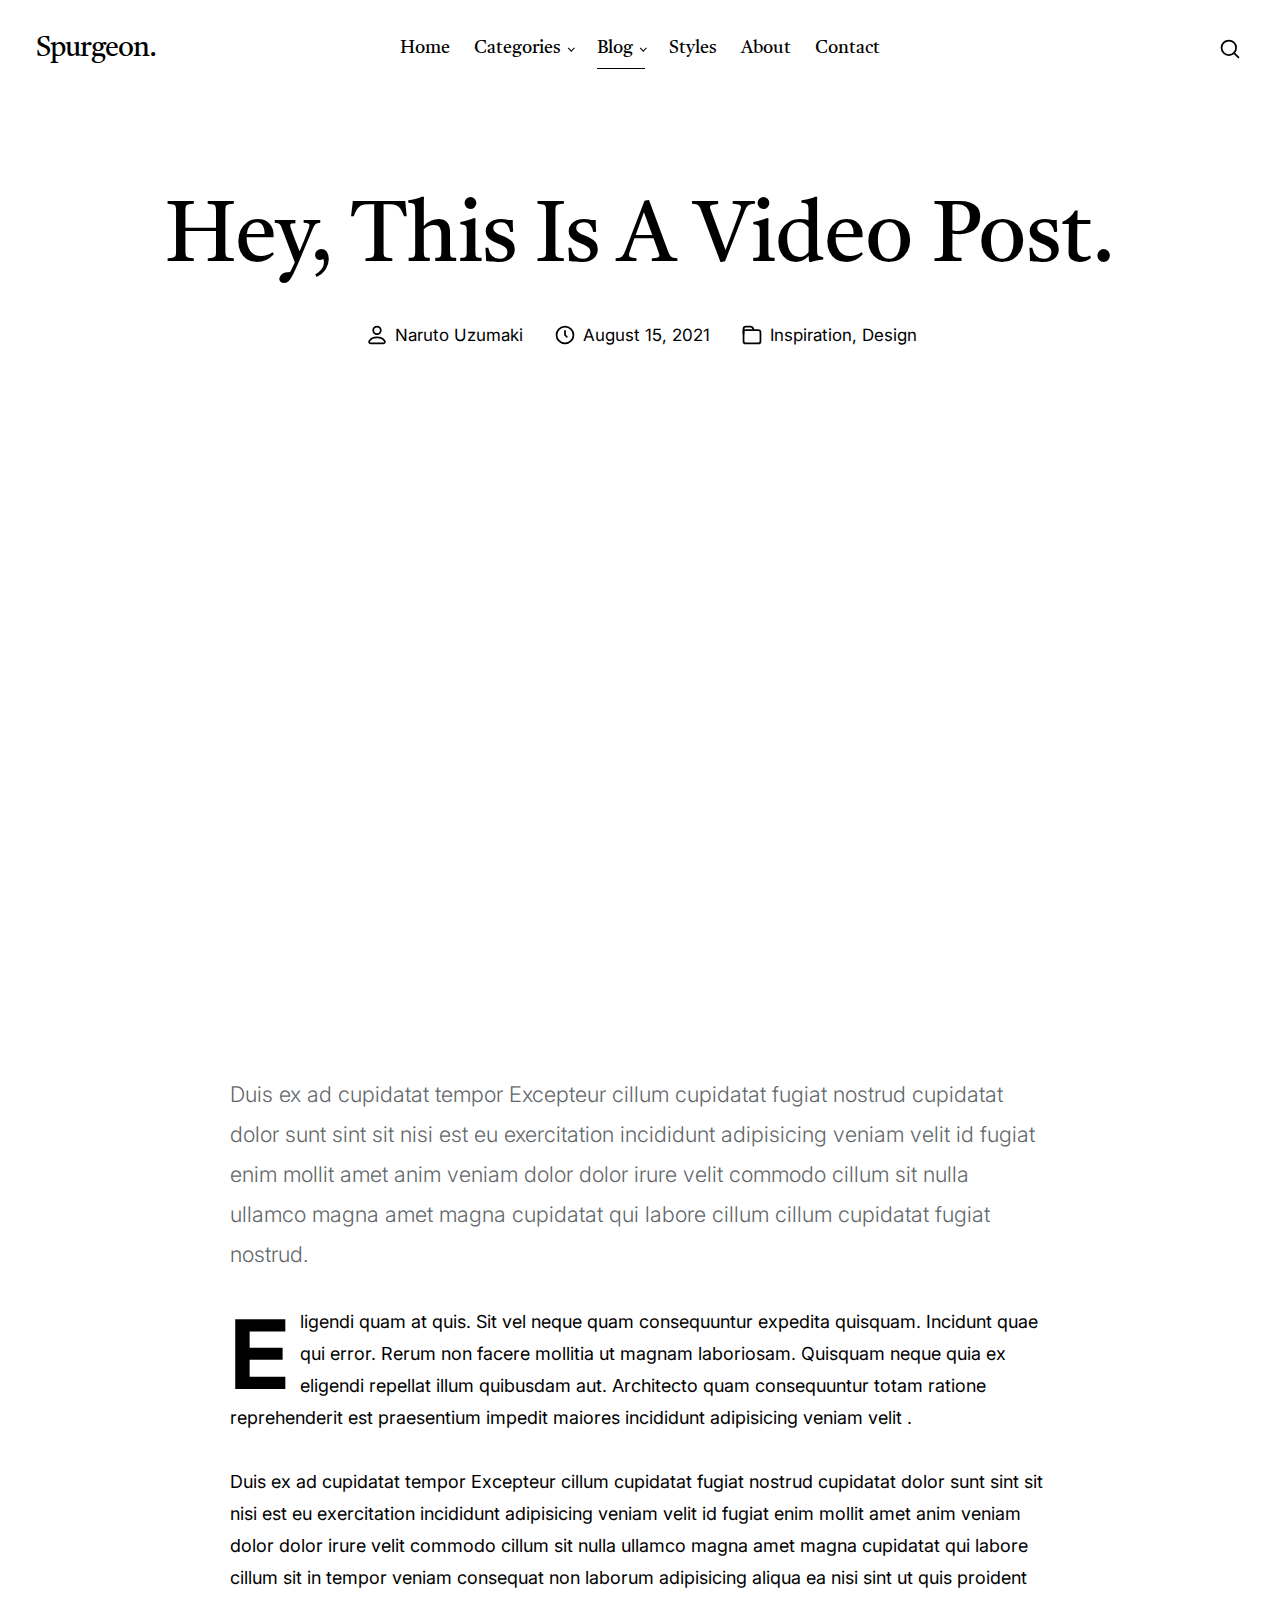
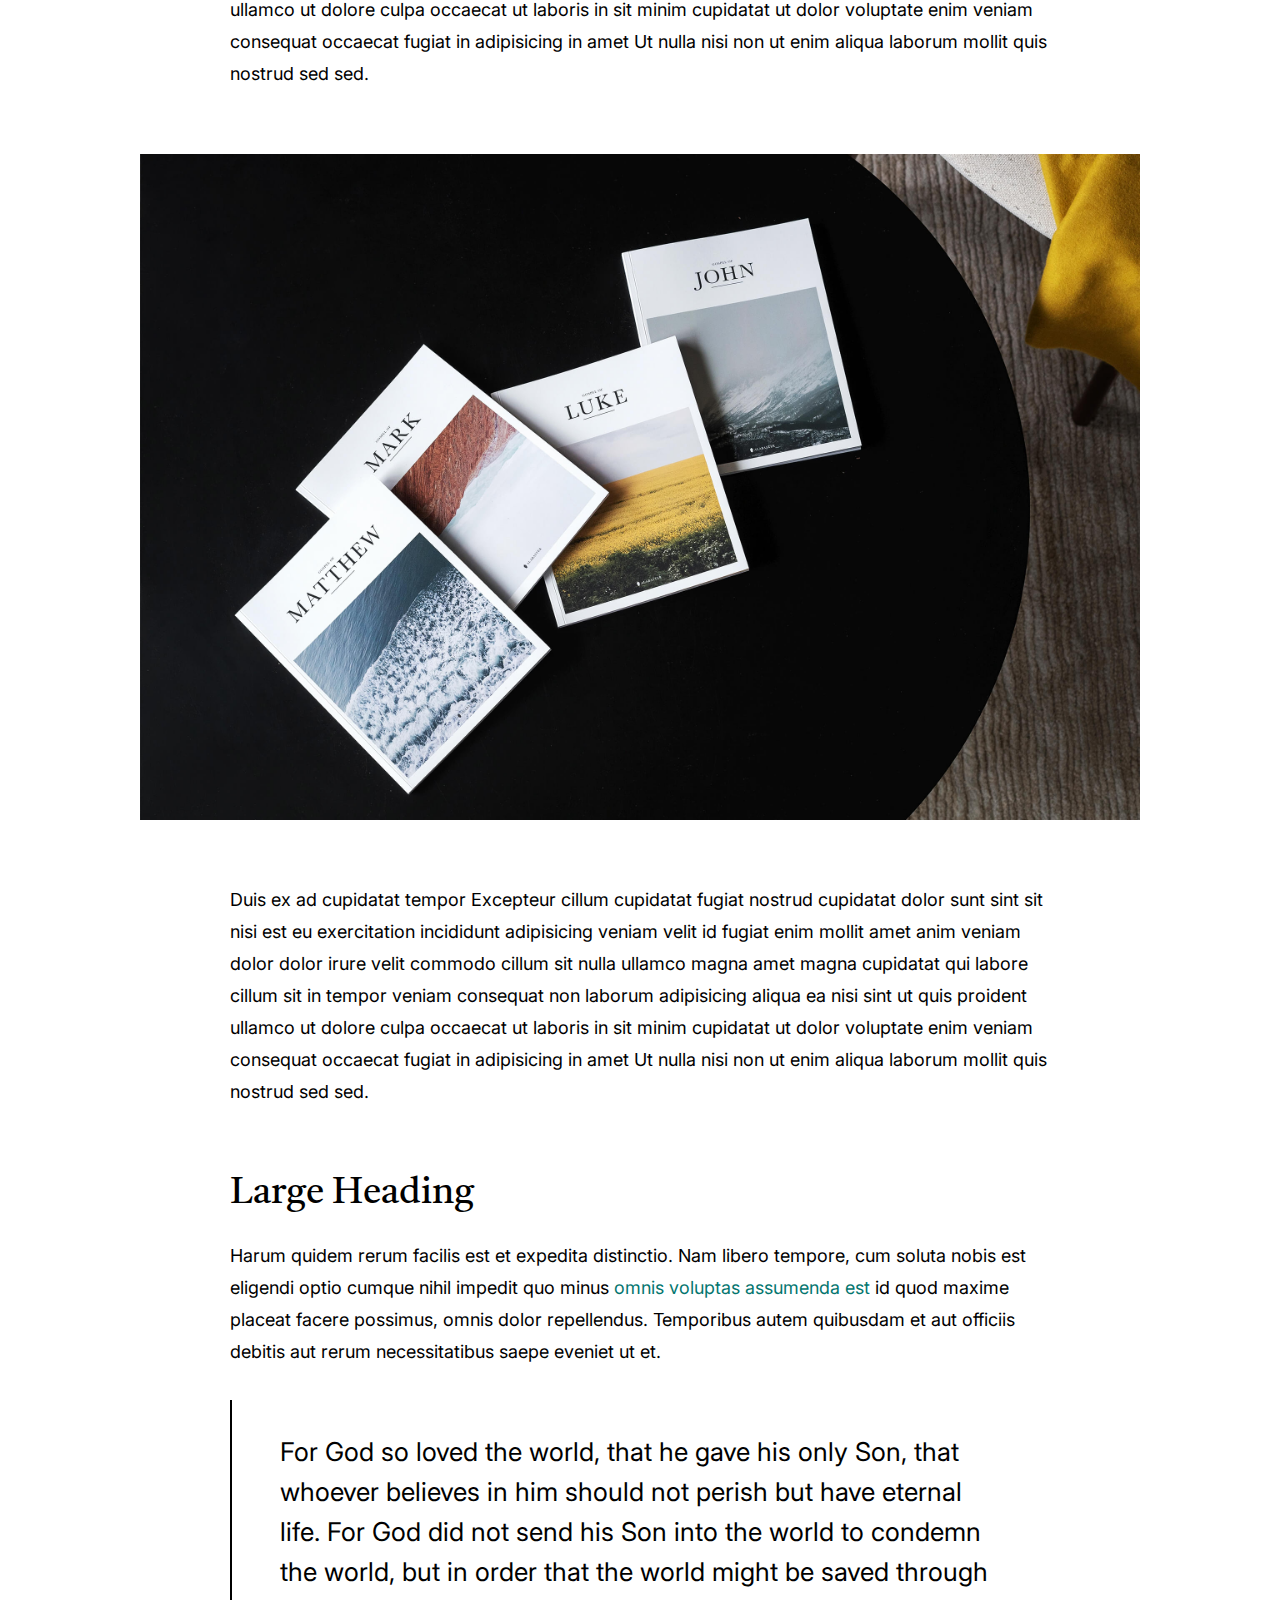
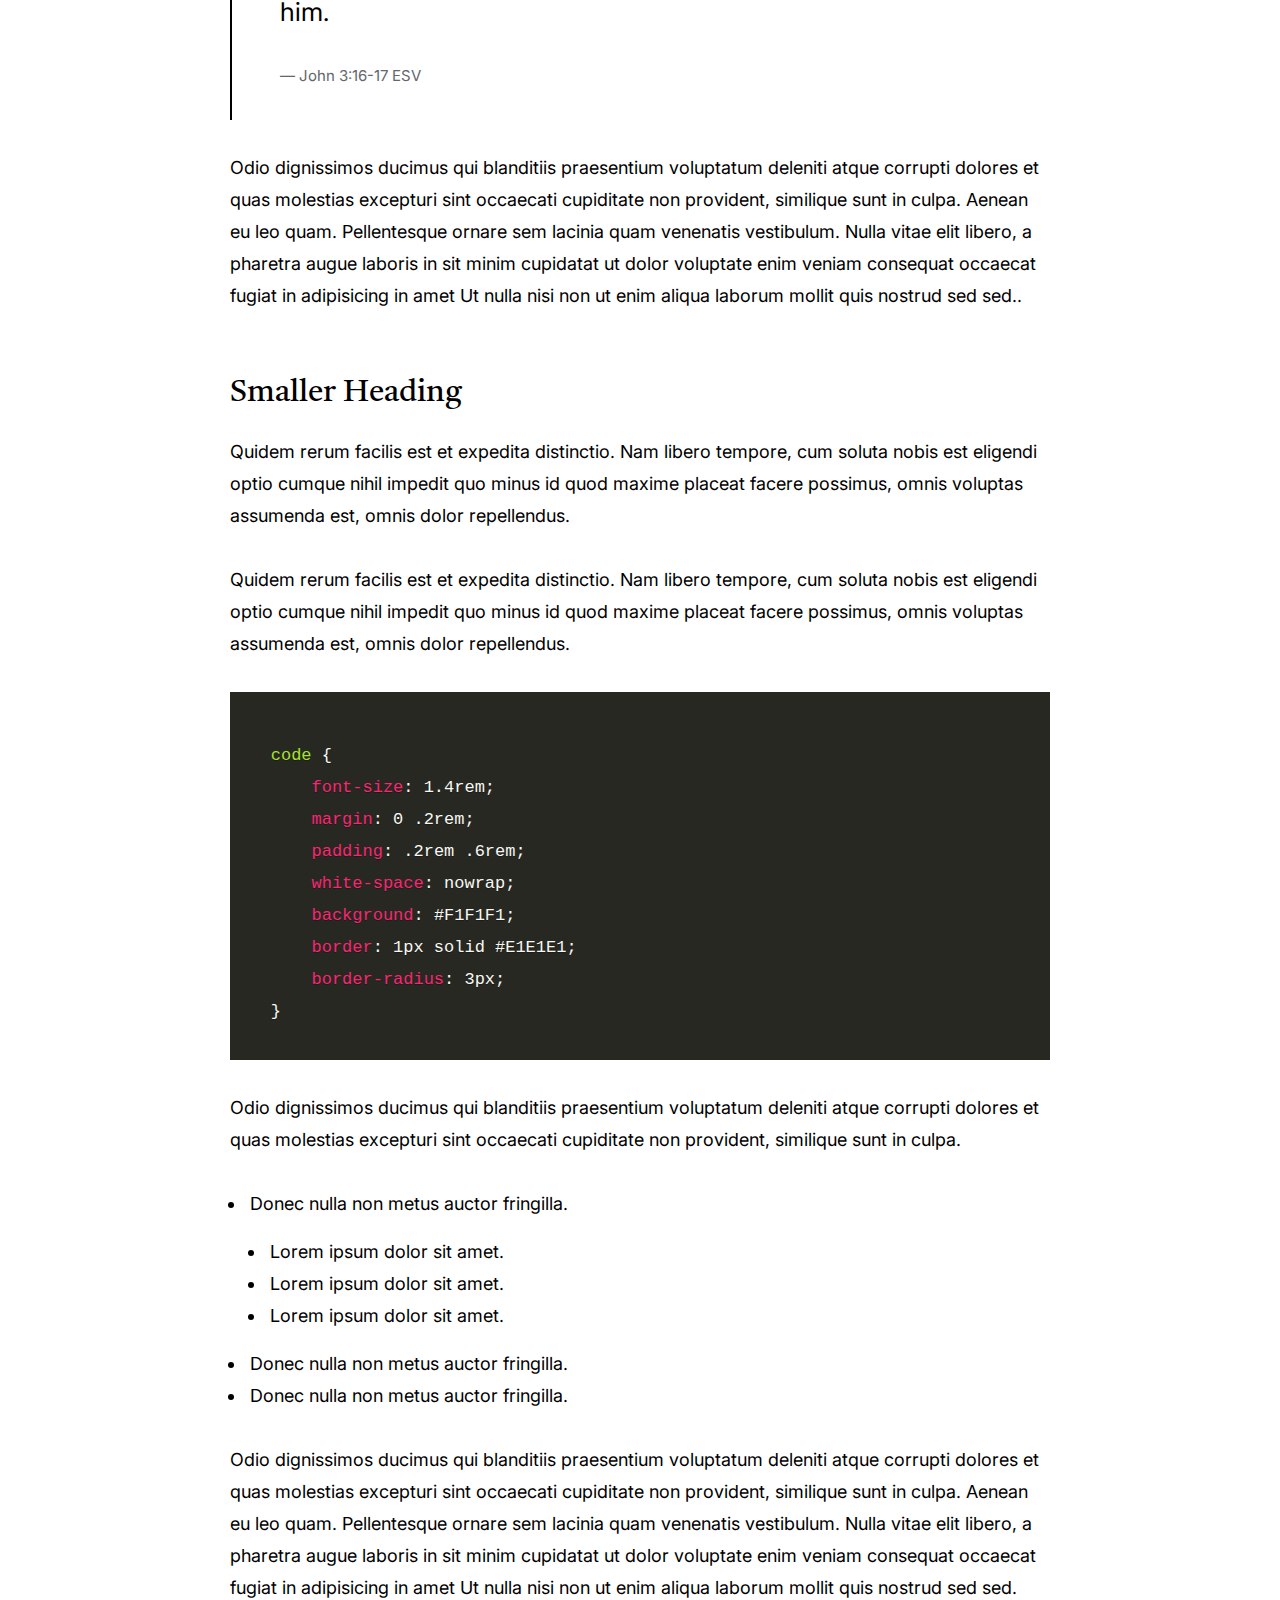
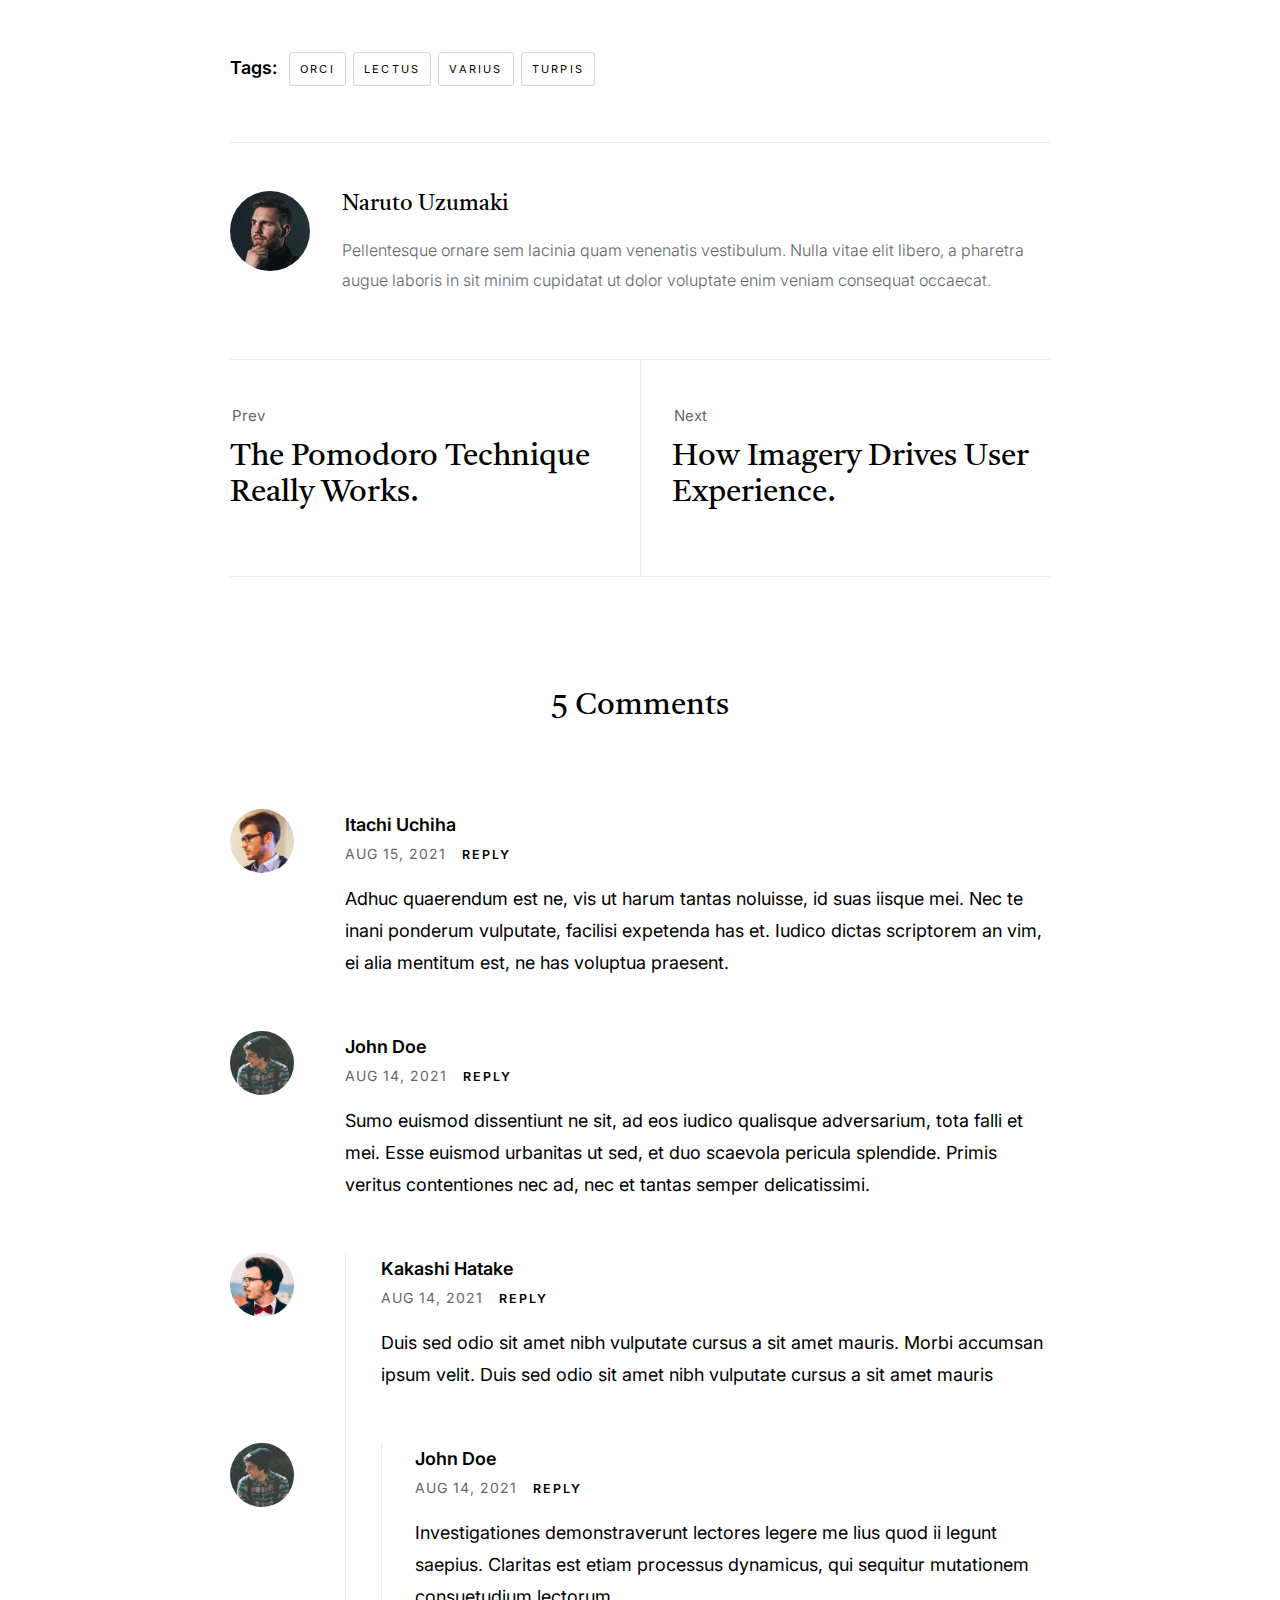
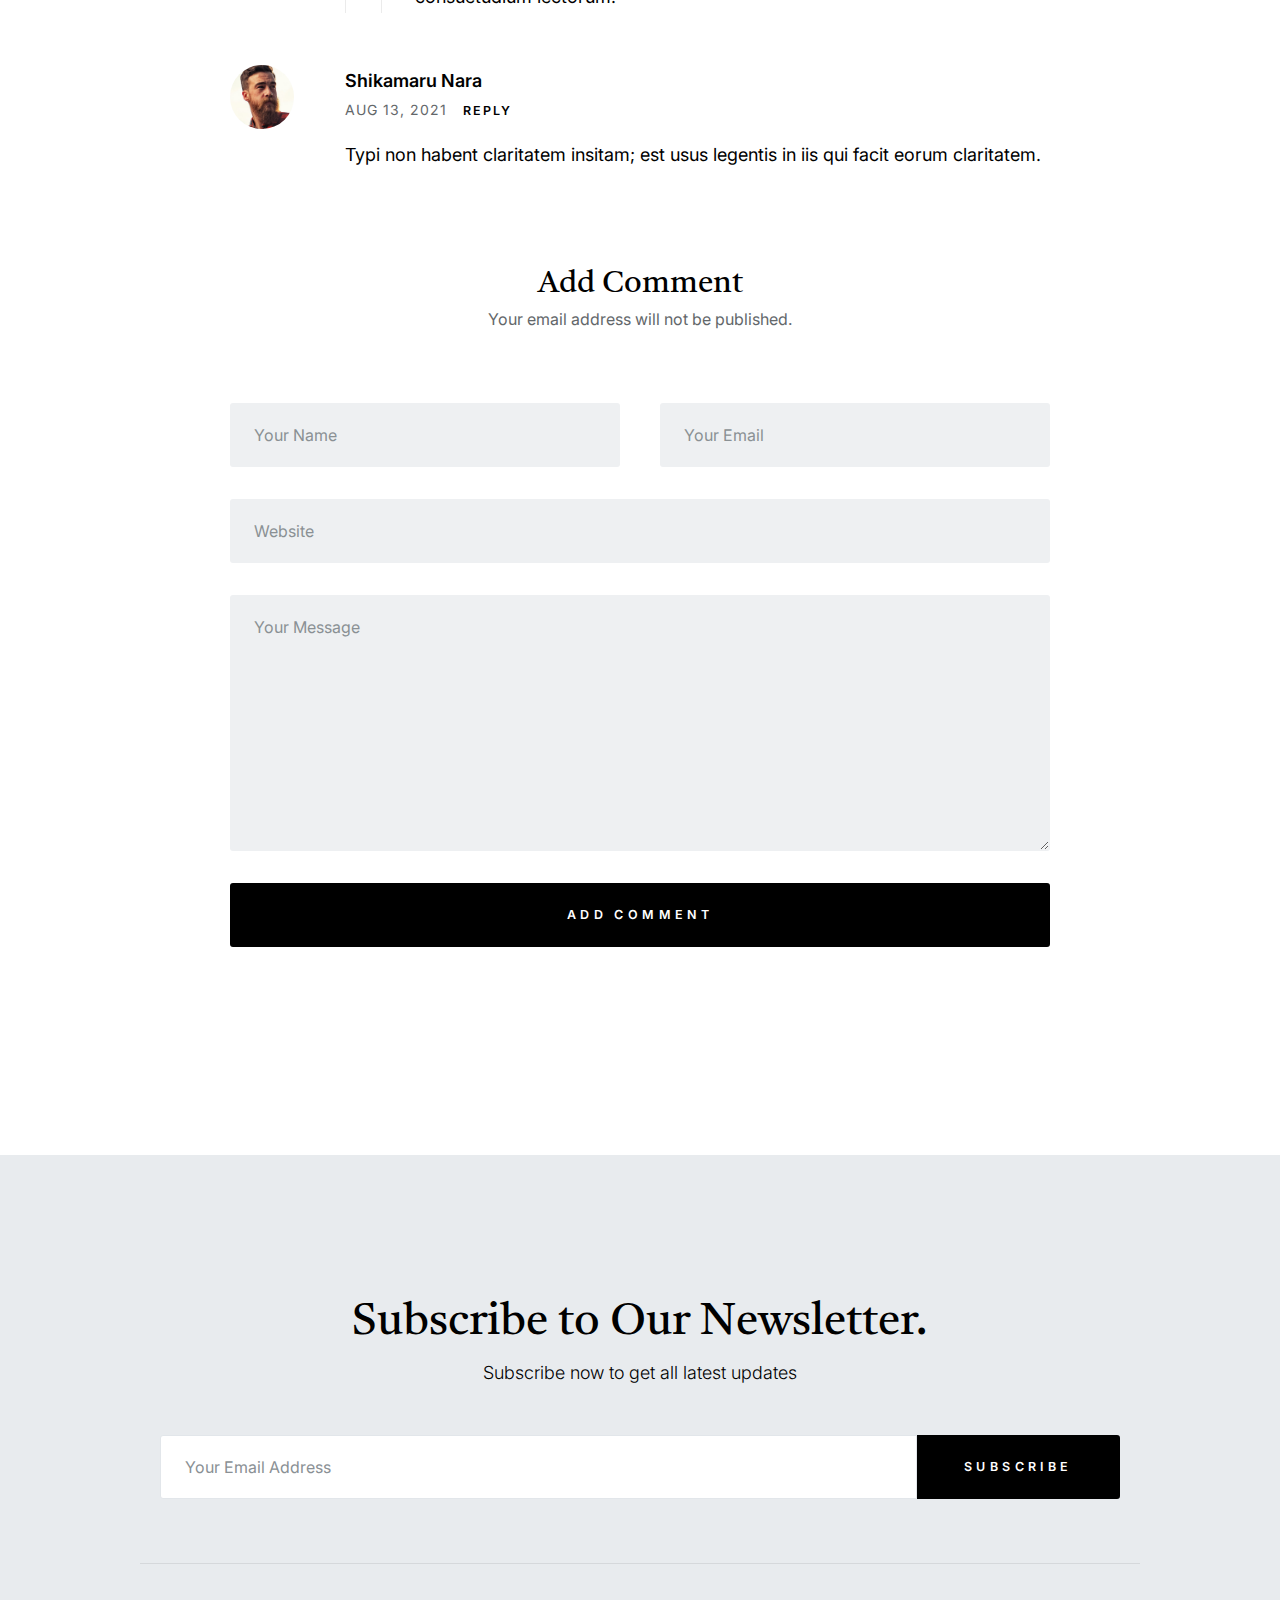
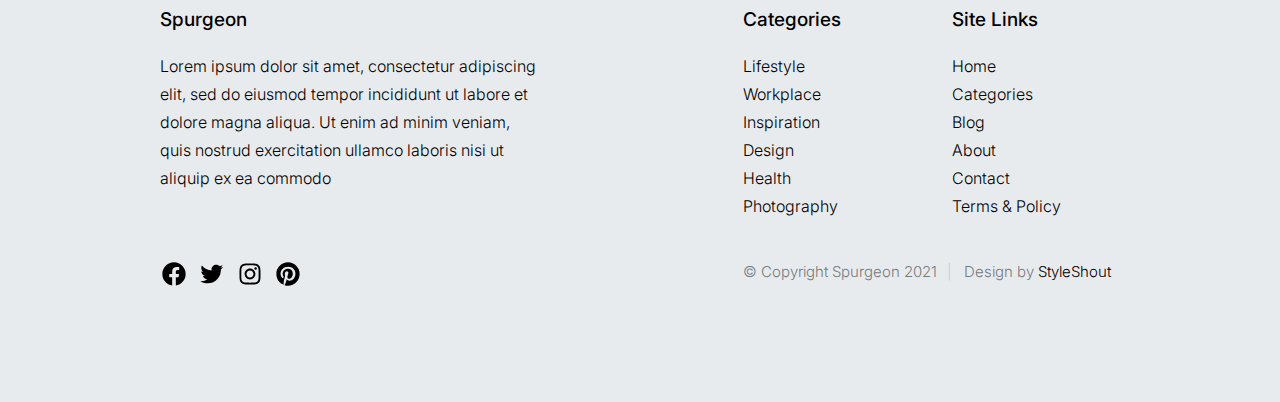
<file: src/main/resources/single-video.html>
<!DOCTYPE html>
<html lang="en" class="no-js" >
<head>

    <!--- basic page needs
    ================================================== -->
    <meta charset="utf-8">
    <meta name="viewport" content="width=device-width, initial-scale=1">
    <title>Video Post - Spurgeon</title>

    <script>
        document.documentElement.classList.remove('no-js');
        document.documentElement.classList.add('js');
    </script>

    <!-- CSS
    ================================================== -->
    <link rel="stylesheet" href="css/vendor.css">
    <link rel="stylesheet" href="css/styles.css">

    <!-- favicons
    ================================================== -->
    <link rel="apple-touch-icon" sizes="180x180" href="apple-touch-icon.png">
    <link rel="icon" type="image/png" sizes="32x32" href="favicon-32x32.png">
    <link rel="icon" type="image/png" sizes="16x16" href="favicon-16x16.png">
    <link rel="manifest" href="site.webmanifest">

</head>

<body id="top">


    <!-- preloader
    ================================================== -->
    <div id="preloader">
        <div id="loader" class="dots-fade">
            <div></div>
            <div></div>
            <div></div>
        </div>
    </div>


    <!-- page wrap
    ================================================== -->
    <div id="page" class="s-pagewrap">


        <!-- # site header 
        ================================================== -->
        <header id="masthead" class="s-header">

            <div class="s-header__branding">
                <p class="site-title">
                    <a href="index.html" rel="home">Spurgeon.</a>
                </p>
            </div>

            <div class="row s-header__navigation">

                <nav class="s-header__nav-wrap">
    
                    <h3 class="s-header__nav-heading">Navigate to</h3>
    
                    <ul class="s-header__nav">
                        <li><a href="index.html" title="">Home</a></li>
                        <li class="has-children">
                            <a href="#0" title="" class="">Categories</a>
                            <ul class="sub-menu">
                                <li><a href="category.html">Design</a></li>
                                <li><a href="category.html">Lifestyle</a></li>
                                <li><a href="category.html">Inspiration</a></li>
                                <li><a href="category.html">Work</a></li>
                                <li><a href="category.html">Health</a></li>
                                <li><a href="category.html">Photography</a></li>
                            </ul>
                        </li>
                        <li class="current-menu-item has-children">
                            <a href="#0" title="" class="">Blog</a>
                            <ul class="sub-menu">
                                <li><a href="single-standard.html">Standard Post</a></li>
                                <li><a href="single-video.html">Video Post</a></li>
                                <li><a href="single-audio.html">Audio Post</a></li>
                            </ul>
                        </li>
                        <li><a href="styles.html" title="">Styles</a></li>
                        <li><a href="about.html" title="">About</a></li>
                        <li><a href="contact.html" title="">Contact</a></li>
                    </ul> <!-- end s-header__nav -->

                </nav> <!-- end s-header__nav-wrap -->
    
            </div> <!-- end s-header__navigation -->

            <div class="s-header__search">

                <div class="s-header__search-inner">
                    <div class="row">
    
                        <form role="search" method="get" class="s-header__search-form" action="#">
                            <label>
                                <span class="u-screen-reader-text">Search for:</span>
                                <input type="search" class="s-header__search-field" placeholder="Search for..." value="" name="s" title="Search for:" autocomplete="off">
                            </label>
                            <input type="submit" class="s-header__search-submit" value="Search"> 
                        </form>
    
                        <a href="#0" title="Close Search" class="s-header__search-close">Close</a>
    
                    </div> <!-- end row -->
                </div> <!-- s-header__search-inner -->
    
            </div> <!-- end s-header__search -->

            <a class="s-header__menu-toggle" href="#0"><span>Menu</span></a>
            <a class="s-header__search-trigger" href="#">
                <svg width="24" height="24" fill="none" viewBox="0 0 24 24">
                    <path stroke="currentColor" stroke-linecap="round" stroke-linejoin="round" stroke-width="1.5" d="M19.25 19.25L15.5 15.5M4.75 11C4.75 7.54822 7.54822 4.75 11 4.75C14.4518 4.75 17.25 7.54822 17.25 11C17.25 14.4518 14.4518 17.25 11 17.25C7.54822 17.25 4.75 14.4518 4.75 11Z"></path>
                </svg>
            </a>

        </header> <!-- end s-header -->


        <!-- # site-content
        ================================================== -->
        <div id="content" class="s-content s-content--blog">

                <div class="row entry-wrap">
                    <div class="column lg-12">

                        <article class="entry format-standard">

                            <header class="entry__header">
    
                                <h1 class="entry__title">
                                    Hey, This Is A Video Post.
                                </h1>

                                <div class="entry__meta">
                                    <div class="entry__meta-author">
                                        <svg width="24" height="24" fill="none" viewBox="0 0 24 24">
                                            <circle cx="12" cy="8" r="3.25" stroke="currentColor" stroke-linecap="round" stroke-linejoin="round" stroke-width="1.5"></circle>
                                            <path stroke="currentColor" stroke-linecap="round" stroke-linejoin="round" stroke-width="1.5" d="M6.8475 19.25H17.1525C18.2944 19.25 19.174 18.2681 18.6408 17.2584C17.8563 15.7731 16.068 14 12 14C7.93201 14 6.14367 15.7731 5.35924 17.2584C4.82597 18.2681 5.70558 19.25 6.8475 19.25Z"></path>
                                        </svg>
                                        <a href="#">Naruto Uzumaki</a> 
                                    </div>
                                    <div class="entry__meta-date">
                                        <svg width="24" height="24" fill="none" viewBox="0 0 24 24">
                                            <circle cx="12" cy="12" r="7.25" stroke="currentColor" stroke-width="1.5"></circle>
                                            <path stroke="currentColor" stroke-width="1.5" d="M12 8V12L14 14"></path>
                                        </svg>
                                        August 15, 2021 
                                    </div>
                                    <div class="entry__meta-cat">
                                        <svg width="24" height="24" fill="none" viewBox="0 0 24 24">
                                            <path stroke="currentColor" stroke-linecap="round" stroke-linejoin="round" stroke-width="1.5" d="M19.25 17.25V9.75C19.25 8.64543 18.3546 7.75 17.25 7.75H4.75V17.25C4.75 18.3546 5.64543 19.25 6.75 19.25H17.25C18.3546 19.25 19.25 18.3546 19.25 17.25Z"></path>
                                            <path stroke="currentColor" stroke-linecap="round" stroke-linejoin="round" stroke-width="1.5" d="M13.5 7.5L12.5685 5.7923C12.2181 5.14977 11.5446 4.75 10.8127 4.75H6.75C5.64543 4.75 4.75 5.64543 4.75 6.75V11"></path>
                                        </svg>
                                          
                                        <span class="cat-links">
                                            <a href="#0">Inspiration</a>
                                            <a href="#0">Design</a>
                                        </span>
                                    </div>
                                </div>
                            </header>

                            <div class="entry__media">
                                <div class="featured-image">
                                    <div class="video-container">
                                        <iframe src="https://player.vimeo.com/video/117310401?color=339989&title=0&byline=0&portrait=0" width="640" height="360" frameborder="0" webkitallowfullscreen mozallowfullscreen allowfullscreen></iframe>
                                    </div>
                                </div>
                            </div>

                            <div class="content-primary">

                                <div class="entry__content">
                                    <p class="lead">
                                    Duis ex ad cupidatat tempor Excepteur cillum cupidatat fugiat nostrud cupidatat dolor 
                                    sunt sint sit nisi est eu exercitation incididunt adipisicing veniam velit id fugiat 
                                    enim mollit amet anim veniam dolor dolor irure velit commodo cillum sit nulla ullamco 
                                    magna amet magna cupidatat qui labore cillum cillum cupidatat fugiat nostrud. </p> 

                                    <p class="drop-cap">
                                    Eligendi quam at quis. Sit vel neque quam consequuntur expedita quisquam. Incidunt quae 
                                    qui error. Rerum non facere mollitia ut magnam laboriosam. Quisquam neque quia ex eligendi 
                                    repellat illum quibusdam aut. Architecto quam consequuntur totam ratione reprehenderit est 
                                    praesentium impedit maiores incididunt adipisicing veniam velit .
                                    </p>
            
                                    <p>
                                    Duis ex ad cupidatat tempor Excepteur cillum cupidatat fugiat nostrud cupidatat dolor 
                                    sunt sint sit nisi est eu exercitation incididunt adipisicing veniam velit id fugiat 
                                    enim mollit amet anim veniam dolor dolor irure velit commodo cillum sit nulla ullamco 
                                    magna amet magna cupidatat qui labore cillum sit in tempor veniam consequat non laborum 
                                    adipisicing aliqua ea nisi sint ut quis proident ullamco ut dolore culpa occaecat ut 
                                    laboris in sit minim cupidatat ut dolor voluptate enim veniam consequat occaecat fugiat 
                                    in adipisicing in amet Ut nulla nisi non ut enim aliqua laborum mollit quis nostrud sed sed.
                                    </p>
                
                                    <figure class="alignwide">
                                        <img src="images/sample-1200.jpg" 
                                          srcset="images/sample-2400.jpg 2400w, 
                                                  images/sample-1200.jpg 1200w, 
                                                  images/sample-600.jpg 600w" sizes="(max-width: 2400px) 100vw, 2400px" alt="">
                                    </figure>
            
                                    <p>
                                    Duis ex ad cupidatat tempor Excepteur cillum cupidatat fugiat nostrud cupidatat dolor 
                                    sunt sint sit nisi est eu exercitation incididunt adipisicing veniam velit id fugiat 
                                    enim mollit amet anim veniam dolor dolor irure velit commodo cillum sit nulla ullamco 
                                    magna amet magna cupidatat qui labore cillum sit in tempor veniam consequat non laborum 
                                    adipisicing aliqua ea nisi sint ut quis proident ullamco ut dolore culpa occaecat ut 
                                    laboris in sit minim cupidatat ut dolor voluptate enim veniam consequat occaecat fugiat 
                                    in adipisicing in amet Ut nulla nisi non ut enim aliqua laborum mollit quis nostrud sed sed.
                                    </p>
            
                                    <h2>Large Heading</h2>
            
                                    <p>
                                    Harum quidem rerum facilis est et expedita distinctio. Nam libero tempore, cum soluta 
                                    nobis est eligendi optio cumque nihil impedit quo minus <a href="http://#">omnis voluptas assumenda est</a> 
                                    id quod maxime placeat facere possimus, omnis dolor repellendus. Temporibus autem quibusdam et 
                                    aut officiis debitis aut rerum necessitatibus saepe eveniet ut et.</p>
            
                                    <blockquote>
                                        <p>
                                        For God so loved the world, that he gave his only Son, that whoever believes in 
                                        him should not perish but have eternal life. For God did not send his Son into 
                                        the world to condemn the world, but in order that the world might be 
                                        saved through him.
                                        </p>
                                        <cite>John 3:16-17 ESV</cite>
                                    </blockquote>
            
                                    <p>
                                    Odio dignissimos ducimus qui blanditiis praesentium voluptatum deleniti atque corrupti dolores 
                                    et quas molestias excepturi sint occaecati cupiditate non provident, similique sunt in culpa. 
                                    Aenean eu leo quam. Pellentesque ornare sem lacinia quam venenatis vestibulum. Nulla vitae elit 
                                    libero, a pharetra augue laboris in sit minim cupidatat ut dolor voluptate enim veniam consequat 
                                    occaecat fugiat in adipisicing in amet Ut nulla nisi non ut enim aliqua laborum mollit quis nostrud sed sed..</p>
            
                                    <h3>Smaller Heading</h3>
            
                                    <p>
                                    Quidem rerum facilis est et expedita distinctio. Nam libero tempore, cum soluta nobis est 
                                    eligendi optio cumque nihil impedit quo minus id quod maxime placeat facere possimus, omnis voluptas 
                                    assumenda est, omnis dolor repellendus.
                                    </p>
            
                                    <p>
                                    Quidem rerum facilis est et expedita distinctio. Nam libero tempore, cum soluta nobis est 
                                    eligendi optio cumque nihil impedit quo minus id quod maxime placeat facere possimus, omnis voluptas 
                                    assumenda est, omnis dolor repellendus.
                                    </p>
                                        
<pre><code class="language-css">
    code {
        font-size: 1.4rem;
        margin: 0 .2rem;
        padding: .2rem .6rem;
        white-space: nowrap;
        background: #F1F1F1;
        border: 1px solid #E1E1E1;	
        border-radius: 3px;
    }
</code></pre>
                                            
                                    <p>
                                    Odio dignissimos ducimus qui blanditiis praesentium voluptatum deleniti atque corrupti dolores et 
                                    quas molestias excepturi sint occaecati cupiditate non provident, similique sunt in culpa.</p>
            
                                    <ul>
                                        <li>Donec nulla non metus auctor fringilla.
                                            <ul>
                                                <li>Lorem ipsum dolor sit amet.</li>
                                                <li>Lorem ipsum dolor sit amet.</li>
                                                <li>Lorem ipsum dolor sit amet.</li>
                                            </ul>
                                        </li>
                                        <li>Donec nulla non metus auctor fringilla.</li>
                                        <li>Donec nulla non metus auctor fringilla.</li>
                                    </ul>
            
                                    <p>
                                    Odio dignissimos ducimus qui blanditiis praesentium voluptatum deleniti atque corrupti dolores et quas 
                                    molestias excepturi sint occaecati cupiditate non provident, similique sunt in culpa. Aenean eu leo quam. 
                                    Pellentesque ornare sem lacinia quam venenatis vestibulum. Nulla vitae elit libero, a pharetra augue 
                                    laboris in sit minim cupidatat ut dolor voluptate enim veniam consequat occaecat fugiat in adipisicing 
                                    in amet Ut nulla nisi non ut enim aliqua laborum mollit quis nostrud sed sed.
                                    </p>

                                    <p class="entry__tags">
                                        <strong>Tags:</strong>
                    
                                        <span class="entry__tag-list">
                                            <a href="#0">orci</a>
                                            <a href="#0">lectus</a>
                                            <a href="#0">varius</a>
                                            <a href="#0">turpis</a>
                                        </span>
                        
                                    </p>
    
                                    <div class="entry__author-box">
                                        <figure class="entry__author-avatar">
                                            <img alt="" src="images/avatars/user-06.jpg" class="avatar">
                                        </figure>
                                        <div class="entry__author-info">
                                            <h5 class="entry__author-name">
                                                <a href="#0">
                                                    Naruto Uzumaki
                                                </a>
                                            </h5>
                                            <p>
                                            Pellentesque ornare sem lacinia quam venenatis vestibulum. Nulla vitae elit libero, 
                                            a pharetra augue laboris in sit minim cupidatat ut dolor voluptate enim veniam 
                                            consequat occaecat.
                                            </p>
                                        </div>
                                    </div>

                                </div> <!-- end entry-content -->

                                <div class="post-nav">
                                    <div class="post-nav__prev">
                                        <a href="single-standard.html" rel="prev">
                                            <span>Prev</span>
                                            The Pomodoro Technique Really Works. 
                                        </a>
                                    </div>
                                    <div class="post-nav__next">
                                        <a href="single-standard.html" rel="next">
                                            <span>Next</span>
                                            How Imagery Drives User Experience.
                                        </a>
                                    </div>
                                </div>

                            </div> <!-- end content-primary -->

                        </article> <!-- end entry -->

                        <!-- comments -->
                        <div class="comments-wrap">

                            <div id="comments">
                                <div class="large-12">

                                    <h3>5 Comments</h3>

                                    <!-- START commentlist -->
                                    <ol class="commentlist">

                                        <li class="depth-1 comment">

                                            <div class="comment__avatar">
                                                <img class="avatar" src="images/avatars/user-01.jpg" alt="" width="50" height="50">
                                            </div>

                                            <div class="comment__content">

                                                <div class="comment__info">
                                                    <div class="comment__author">Itachi Uchiha</div>

                                                    <div class="comment__meta">
                                                        <div class="comment__time">Aug 15, 2021</div>
                                                        <div class="comment__reply">
                                                            <a class="comment-reply-link" href="#0">Reply</a>
                                                        </div>
                                                    </div>
                                                </div>

                                                <div class="comment__text">
                                                <p>Adhuc quaerendum est ne, vis ut harum tantas noluisse, id suas iisque mei. Nec te inani ponderum vulputate,
                                                facilisi expetenda has et. Iudico dictas scriptorem an vim, ei alia mentitum est, ne has voluptua praesent.</p>
                                                </div>

                                            </div>

                                        </li> <!-- end comment level 1 -->

                                        <li class="thread-alt depth-1 comment">

                                            <div class="comment__avatar">
                                                <img class="avatar" src="images/avatars/user-04.jpg" alt="" width="50" height="50">
                                            </div>

                                            <div class="comment__content">

                                                <div class="comment__info">
                                                    <div class="comment__author">John Doe</div>

                                                    <div class="comment__meta">
                                                        <div class="comment__time">Aug 14, 2021</div>
                                                        <div class="comment__reply">
                                                            <a class="comment-reply-link" href="#0">Reply</a>
                                                        </div>
                                                    </div>
                                                </div>

                                                <div class="comment__text">
                                                <p>Sumo euismod dissentiunt ne sit, ad eos iudico qualisque adversarium, tota falli et mei. Esse euismod
                                                urbanitas ut sed, et duo scaevola pericula splendide. Primis veritus contentiones nec ad, nec et
                                                tantas semper delicatissimi.</p>
                                                </div>

                                            </div>

                                            <ul class="children">

                                                <li class="depth-2 comment">

                                                    <div class="comment__avatar">
                                                        <img class="avatar" src="images/avatars/user-03.jpg" alt="" width="50" height="50">
                                                    </div>

                                                    <div class="comment__content">

                                                        <div class="comment__info">
                                                            <div class="comment__author">Kakashi Hatake</div>

                                                            <div class="comment__meta">
                                                                <div class="comment__time">Aug 14, 2021</div>
                                                                <div class="comment__reply">
                                                                    <a class="comment-reply-link" href="#0">Reply</a>
                                                                </div>
                                                            </div>
                                                        </div>

                                                        <div class="comment__text">
                                                            <p>Duis sed odio sit amet nibh vulputate
                                                            cursus a sit amet mauris. Morbi accumsan ipsum velit. Duis sed odio sit amet nibh vulputate
                                                            cursus a sit amet mauris</p>
                                                        </div>

                                                    </div>

                                                    <ul class="children">

                                                        <li class="depth-3 comment">

                                                            <div class="comment__avatar">
                                                                <img class="avatar" src="images/avatars/user-04.jpg" alt="" width="50" height="50">
                                                            </div>

                                                            <div class="comment__content">

                                                                <div class="comment__info">
                                                                    <div class="comment__author">John Doe</div>

                                                                    <div class="comment__meta">
                                                                        <div class="comment__time">Aug 14, 2021</div>
                                                                        <div class="comment__reply">
                                                                            <a class="comment-reply-link" href="#0">Reply</a>
                                                                        </div>
                                                                    </div>
                                                                </div>

                                                                <div class="comment__text">
                                                                <p>Investigationes demonstraverunt lectores legere me lius quod ii legunt saepius. Claritas est
                                                                etiam processus dynamicus, qui sequitur mutationem consuetudium lectorum.</p>
                                                                </div>

                                                            </div>

                                                        </li>

                                                    </ul>

                                                </li>

                                            </ul>

                                        </li> <!-- end comment level 1 -->

                                        <li class="depth-1 comment">

                                            <div class="comment__avatar">
                                                <img class="avatar" src="images/avatars/user-02.jpg" alt="" width="50" height="50">
                                            </div>

                                            <div class="comment__content">

                                                <div class="comment__info">
                                                    <div class="comment__author">Shikamaru Nara</div>

                                                    <div class="comment__meta">
                                                        <div class="comment__time">Aug 13, 2021</div>
                                                        <div class="comment__reply">
                                                            <a class="comment-reply-link" href="#0">Reply</a>
                                                        </div>
                                                    </div>
                                                </div>

                                                <div class="comment__text">
                                                <p>Typi non habent claritatem insitam; est usus legentis in iis qui facit eorum claritatem.</p>
                                                </div>

                                            </div>

                                        </li>  <!-- end comment level 1 -->

                                    </ol>
                                    <!-- END commentlist -->

                                </div> <!-- end col-full -->
                            </div> <!-- end comments -->


                            <div class="comment-respond">

                                <!-- START respond -->
                                <div id="respond">

                                    <h3>
                                    Add Comment 
                                    <span>Your email address will not be published.</span>
                                    </h3>

                                    <form name="contactForm" id="contactForm" method="post" action="" autocomplete="off">
                                        <fieldset class="row">

                                            <div class="column lg-6 tab-12 form-field">
                                                <input name="cName" id="cName" class="u-fullwidth h-remove-bottom" placeholder="Your Name" value="" type="text">
                                            </div>

                                            <div class="column lg-6 tab-12 form-field">
                                                <input name="cEmail" id="cEmail" class="u-fullwidth h-remove-bottom" placeholder="Your Email" value="" type="text">
                                            </div>

                                            <div class="column lg-12 form-field">
                                                <input name="cWebsite" id="cWebsite" class="u-fullwidth h-remove-bottom" placeholder="Website" value="" type="text">
                                            </div>

                                            <div class="column lg-12 message form-field">
                                                <textarea name="cMessage" id="cMessage" class="u-fullwidth" placeholder="Your Message"></textarea>
                                            </div>

                                            <div class="column lg-12">
                                                <input name="submit" id="submit" class="btn btn--primary btn-wide btn--large u-fullwidth" value="Add Comment" type="submit">
                                            </div>

                                        </fieldset>
                                    </form> <!-- end form -->

                                </div>
                                <!-- END respond-->

                            </div> <!-- end comment-respond -->

                        </div> <!-- end comments-wrap -->

                    </div>
                </div> <!-- end entry-wrap -->
        </section> <!-- end s-content -->


        <!-- # site-footer
        ================================================== -->
        <footer id="colophon" class="s-footer">

            <div class="row s-footer__subscribe">
                <div class="column lg-12">

                    <h2>
                    Subscribe to Our Newsletter.
                    </h2>
                    <p>
                    Subscribe now to get all latest updates
                    </p>

                    <form id="mc-form" class="mc-form">
                        <input type="email" name="EMAIL" id="mce-EMAIL" class="u-fullwidth text-center" placeholder="Your Email Address" title="The domain portion of the email address is invalid (the portion after the @)." pattern="^([^\x00-\x20\x22\x28\x29\x2c\x2e\x3a-\x3c\x3e\x40\x5b-\x5d\x7f-\xff]+|\x22([^\x0d\x22\x5c\x80-\xff]|\x5c[\x00-\x7f])*\x22)(\x2e([^\x00-\x20\x22\x28\x29\x2c\x2e\x3a-\x3c\x3e\x40\x5b-\x5d\x7f-\xff]+|\x22([^\x0d\x22\x5c\x80-\xff]|\x5c[\x00-\x7f])*\x22))*\x40([^\x00-\x20\x22\x28\x29\x2c\x2e\x3a-\x3c\x3e\x40\x5b-\x5d\x7f-\xff]+|\x5b([^\x0d\x5b-\x5d\x80-\xff]|\x5c[\x00-\x7f])*\x5d)(\x2e([^\x00-\x20\x22\x28\x29\x2c\x2e\x3a-\x3c\x3e\x40\x5b-\x5d\x7f-\xff]+|\x5b([^\x0d\x5b-\x5d\x80-\xff]|\x5c[\x00-\x7f])*\x5d))*(\.\w{2,})+$" required>
                        <input type="submit" name="subscribe" value="Subscribe" class="btn--small btn--primary u-fullwidth">
                        <!-- <div style="position: absolute; left: -5000px;" aria-hidden="true"><input type="text" name="b_cdb7b577e41181934ed6a6a44_9a91cfe7b3" tabindex="-1" value=""></div> -->
                        <div class="mc-status"></div>
                    </form>

                </div>
            </div> <!-- end s-footer__subscribe -->

            <div class="row s-footer__main">

                <div class="column lg-5 md-6 tab-12 s-footer__about">
                    <h4>Spurgeon</h4>

                    <p>
                    Lorem ipsum dolor sit amet, consectetur 
                    adipiscing elit, sed do eiusmod tempor 
                    incididunt ut labore et dolore magna aliqua. 
                    Ut enim ad minim veniam, quis nostrud exercitation 
                    ullamco laboris nisi ut aliquip ex ea commodo 
                    </p>
                </div> <!-- end s-footer__about -->

                <div class="column lg-5 md-6 tab-12">
                    <div class="row">
                        <div class="column lg-6">
                            <h4>Categories</h4>
                            <ul class="link-list">
                                <li><a href="category.html">Lifestyle</a></li>
                                <li><a href="category.html">Workplace</a></li>
                                <li><a href="category.html">Inspiration</a></li>
                                <li><a href="category.html">Design</a></li>
                                <li><a href="category.html">Health</a></li>
                                <li><a href="category.html">Photography</a></li>
                            </ul>
                        </div>
                        <div class="column lg-6">
                            <h4>Site Links</h4>
                            <ul class="link-list">
                                <li><a href="index.html">Home</a></li>
                                <li><a href="category.html">Categories</a></li>
                                <li><a href="category.html">Blog</a></li>
                                <li><a href="about.html">About</a></li>
                                <li><a href="about.html">Contact</a></li>
                                <li><a href="#0">Terms & Policy</a></li>
                            </ul>
                        </div>
                    </div>
                </div>

            </div> <!-- end s-footer__main -->

            <div class="row s-footer__bottom">

                <div class="column lg-7 md-6 tab-12">
                    <ul class="s-footer__social">
                        <li>
                            <a href="#0">
                                <svg xmlns="http://www.w3.org/2000/svg" width="24" height="24" viewBox="0 0 24 24" style="fill: rgba(0, 0, 0, 1);transform: ;msFilter:;"><path d="M12.001 2.002c-5.522 0-9.999 4.477-9.999 9.999 0 4.99 3.656 9.126 8.437 9.879v-6.988h-2.54v-2.891h2.54V9.798c0-2.508 1.493-3.891 3.776-3.891 1.094 0 2.24.195 2.24.195v2.459h-1.264c-1.24 0-1.628.772-1.628 1.563v1.875h2.771l-.443 2.891h-2.328v6.988C18.344 21.129 22 16.992 22 12.001c0-5.522-4.477-9.999-9.999-9.999z"></path></svg>
                                <span class="u-screen-reader-text">Facebook</span>
                            </a>
                        </li>
                        <li>
                            <a href="#0">
                                <svg xmlns="http://www.w3.org/2000/svg" width="24" height="24" viewBox="0 0 24 24" style="fill:rgba(0, 0, 0, 1);transform:;-ms-filter:"><path d="M19.633,7.997c0.013,0.175,0.013,0.349,0.013,0.523c0,5.325-4.053,11.461-11.46,11.461c-2.282,0-4.402-0.661-6.186-1.809 c0.324,0.037,0.636,0.05,0.973,0.05c1.883,0,3.616-0.636,5.001-1.721c-1.771-0.037-3.255-1.197-3.767-2.793 c0.249,0.037,0.499,0.062,0.761,0.062c0.361,0,0.724-0.05,1.061-0.137c-1.847-0.374-3.23-1.995-3.23-3.953v-0.05 c0.537,0.299,1.16,0.486,1.82,0.511C3.534,9.419,2.823,8.184,2.823,6.787c0-0.748,0.199-1.434,0.548-2.032 c1.983,2.443,4.964,4.04,8.306,4.215c-0.062-0.3-0.1-0.611-0.1-0.923c0-2.22,1.796-4.028,4.028-4.028 c1.16,0,2.207,0.486,2.943,1.272c0.91-0.175,1.782-0.512,2.556-0.973c-0.299,0.935-0.936,1.721-1.771,2.22 c0.811-0.088,1.597-0.312,2.319-0.624C21.104,6.712,20.419,7.423,19.633,7.997z"></path></svg>
                                <span class="u-screen-reader-text">Twitter</span>
                            </a>
                        </li>
                        <li>
                            <a href="#0">
                                <svg xmlns="http://www.w3.org/2000/svg" width="24" height="24" viewBox="0 0 24 24" style="fill:rgba(0, 0, 0, 1);transform:;-ms-filter:"><path d="M11.999,7.377c-2.554,0-4.623,2.07-4.623,4.623c0,2.554,2.069,4.624,4.623,4.624c2.552,0,4.623-2.07,4.623-4.624 C16.622,9.447,14.551,7.377,11.999,7.377L11.999,7.377z M11.999,15.004c-1.659,0-3.004-1.345-3.004-3.003 c0-1.659,1.345-3.003,3.004-3.003s3.002,1.344,3.002,3.003C15.001,13.659,13.658,15.004,11.999,15.004L11.999,15.004z"></path><circle cx="16.806" cy="7.207" r="1.078"></circle><path d="M20.533,6.111c-0.469-1.209-1.424-2.165-2.633-2.632c-0.699-0.263-1.438-0.404-2.186-0.42 c-0.963-0.042-1.268-0.054-3.71-0.054s-2.755,0-3.71,0.054C7.548,3.074,6.809,3.215,6.11,3.479C4.9,3.946,3.945,4.902,3.477,6.111 c-0.263,0.7-0.404,1.438-0.419,2.186c-0.043,0.962-0.056,1.267-0.056,3.71c0,2.442,0,2.753,0.056,3.71 c0.015,0.748,0.156,1.486,0.419,2.187c0.469,1.208,1.424,2.164,2.634,2.632c0.696,0.272,1.435,0.426,2.185,0.45 c0.963,0.042,1.268,0.055,3.71,0.055s2.755,0,3.71-0.055c0.747-0.015,1.486-0.157,2.186-0.419c1.209-0.469,2.164-1.424,2.633-2.633 c0.263-0.7,0.404-1.438,0.419-2.186c0.043-0.962,0.056-1.267,0.056-3.71s0-2.753-0.056-3.71C20.941,7.57,20.801,6.819,20.533,6.111z M19.315,15.643c-0.007,0.576-0.111,1.147-0.311,1.688c-0.305,0.787-0.926,1.409-1.712,1.711c-0.535,0.199-1.099,0.303-1.67,0.311 c-0.95,0.044-1.218,0.055-3.654,0.055c-2.438,0-2.687,0-3.655-0.055c-0.569-0.007-1.135-0.112-1.669-0.311 c-0.789-0.301-1.414-0.923-1.719-1.711c-0.196-0.534-0.302-1.099-0.311-1.669c-0.043-0.95-0.053-1.218-0.053-3.654 c0-2.437,0-2.686,0.053-3.655c0.007-0.576,0.111-1.146,0.311-1.687c0.305-0.789,0.93-1.41,1.719-1.712 c0.534-0.198,1.1-0.303,1.669-0.311c0.951-0.043,1.218-0.055,3.655-0.055c2.437,0,2.687,0,3.654,0.055 c0.571,0.007,1.135,0.112,1.67,0.311c0.786,0.303,1.407,0.925,1.712,1.712c0.196,0.534,0.302,1.099,0.311,1.669 c0.043,0.951,0.054,1.218,0.054,3.655c0,2.436,0,2.698-0.043,3.654H19.315z"></path></svg>
                                <span class="u-screen-reader-text">Instagram</span>
                            </a>
                        </li>
                        <li>
                            <a href="#0">
                                <svg xmlns="http://www.w3.org/2000/svg" width="24" height="24" viewBox="0 0 24 24" style="fill: rgba(0, 0, 0, 1);transform: ;msFilter:;"><path d="M11.99 2C6.472 2 2 6.473 2 11.99c0 4.232 2.633 7.85 6.35 9.306-.088-.79-.166-2.006.034-2.868.182-.78 1.172-4.966 1.172-4.966s-.299-.599-.299-1.484c0-1.388.805-2.425 1.808-2.425.853 0 1.264.64 1.264 1.407 0 .858-.546 2.139-.827 3.327-.235.994.499 1.805 1.479 1.805 1.775 0 3.141-1.872 3.141-4.575 0-2.392-1.719-4.064-4.173-4.064-2.843 0-4.512 2.132-4.512 4.335 0 .858.331 1.779.744 2.28a.3.3 0 0 1 .069.286c-.076.315-.245.994-.277 1.133-.044.183-.145.222-.335.134-1.247-.581-2.027-2.405-2.027-3.871 0-3.151 2.289-6.045 6.601-6.045 3.466 0 6.159 2.469 6.159 5.77 0 3.444-2.171 6.213-5.184 6.213-1.013 0-1.964-.525-2.29-1.146l-.623 2.374c-.225.868-.834 1.956-1.241 2.62a10 10 0 0 0 2.958.445c5.517 0 9.99-4.473 9.99-9.99S17.507 2 11.99 2"></path></svg>
                                <span class="u-screen-reader-text">Pinterest</span>
                            </a>
                        </li>
                    </ul>
                </div>
                <div class="column lg-5 md-6 tab-12">
                    <div class="ss-copyright">
                        <span>© Copyright Spurgeon 2021</span> 
                        <span>Design by <a href="https://www.styleshout.com/">StyleShout</a></span>
                    </div>
                </div>

            </div> <!-- end s-footer__bottom -->
           
            <div class="ss-go-top">
                <a class="smoothscroll" title="Back to Top" href="#top">
                    <svg width="24" height="24" fill="none" viewBox="0 0 24 24">
                        <path stroke="currentColor" stroke-linecap="round" stroke-linejoin="round" stroke-width="1.5" d="M17.25 10.25L12 4.75L6.75 10.25"/>
                        <path stroke="currentColor" stroke-linecap="round" stroke-linejoin="round" stroke-width="1.5" d="M12 19.25V5.75"/>
                    </svg>
                </a>
            </div> <!-- end ss-go-top -->

        </footer><!-- end s-footer -->


    <!-- Java Script
    ================================================== -->
    <script src="js/plugins.js"></script>
    <script src="js/main.js"></script>

</body>
</html>
</file>
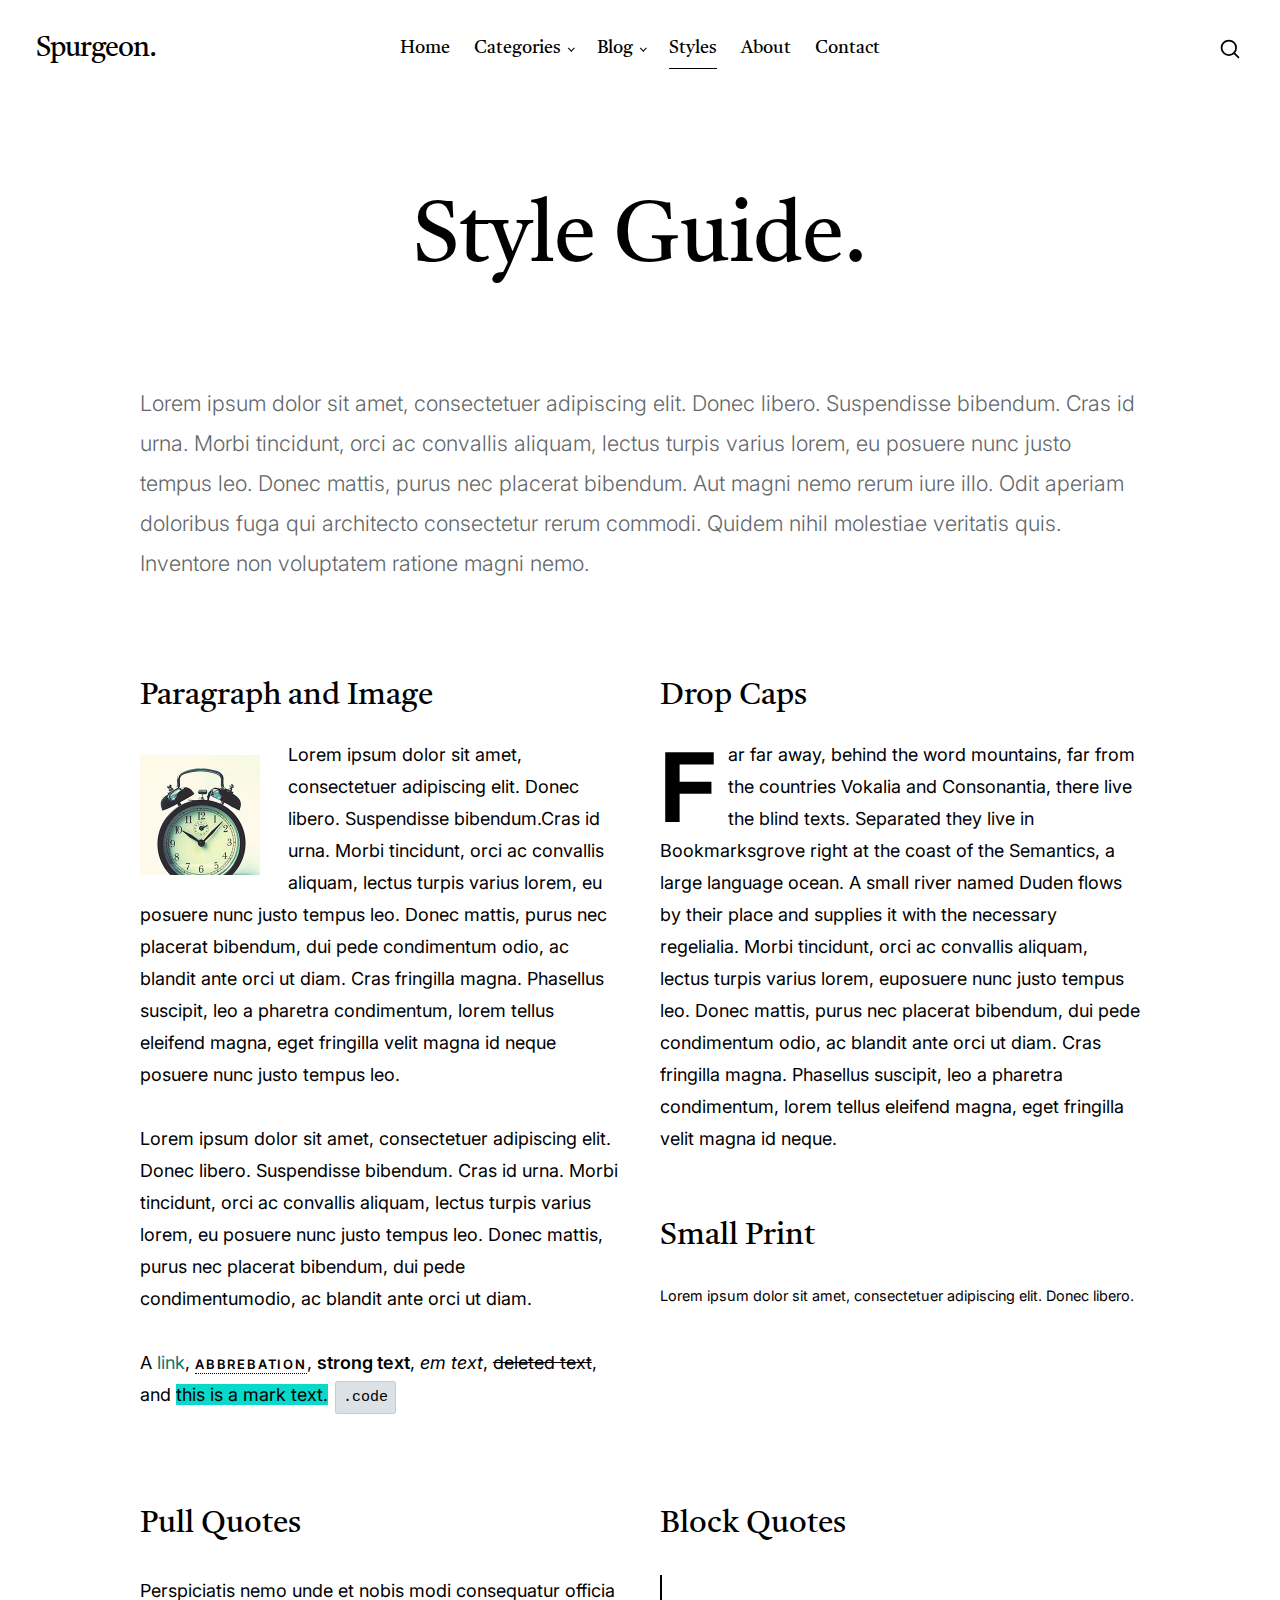
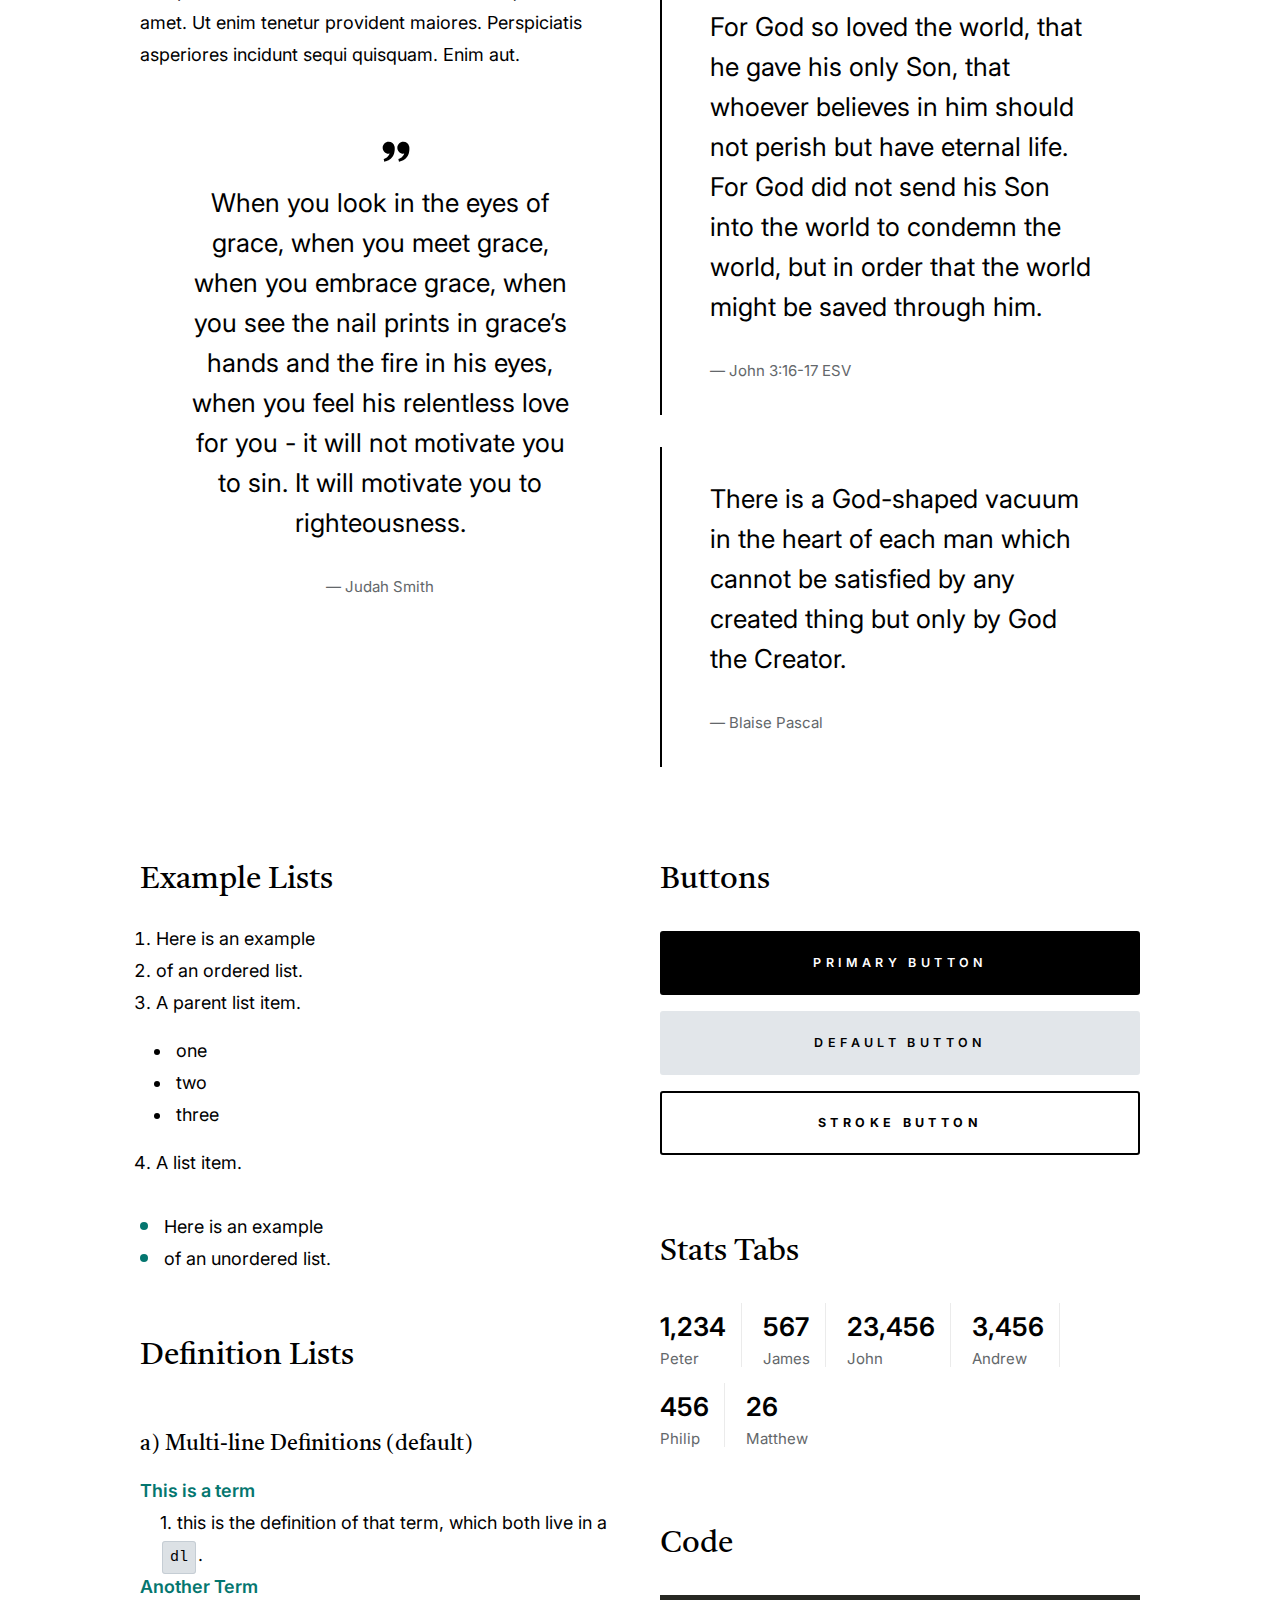
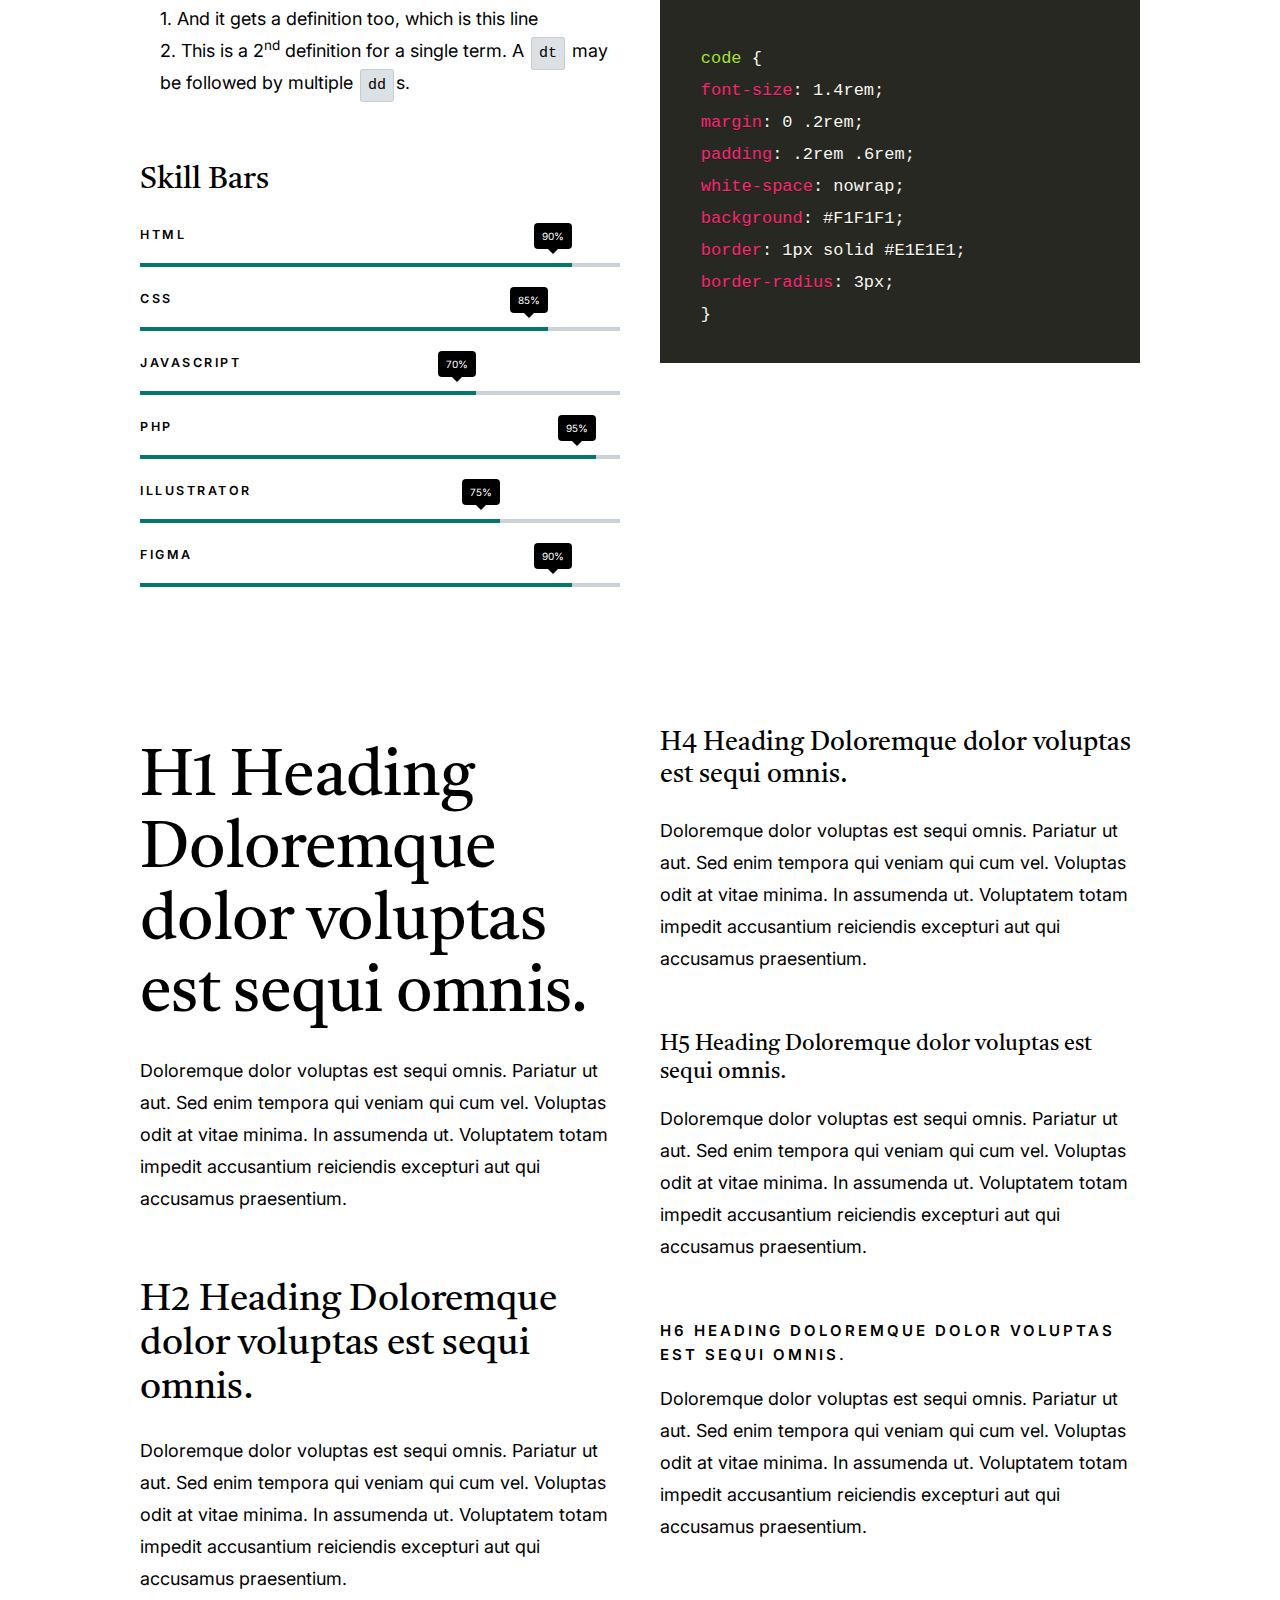
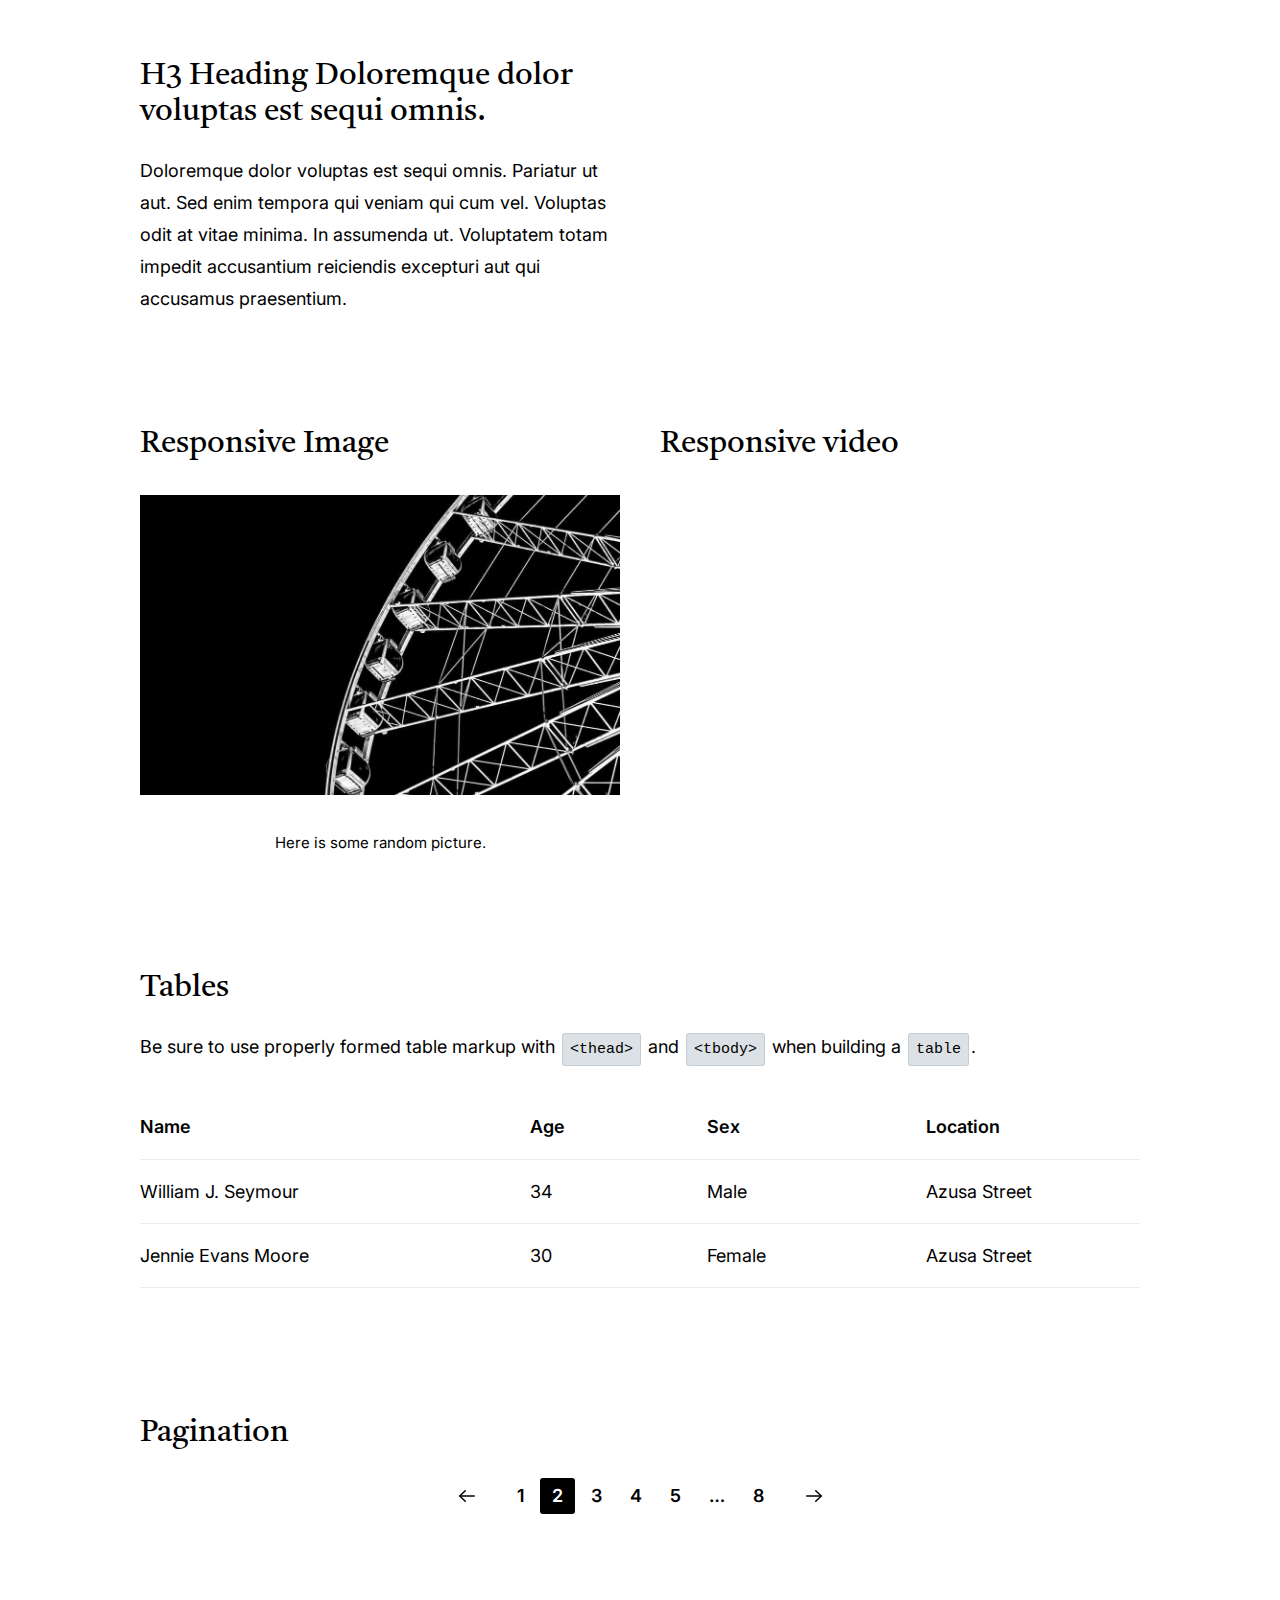
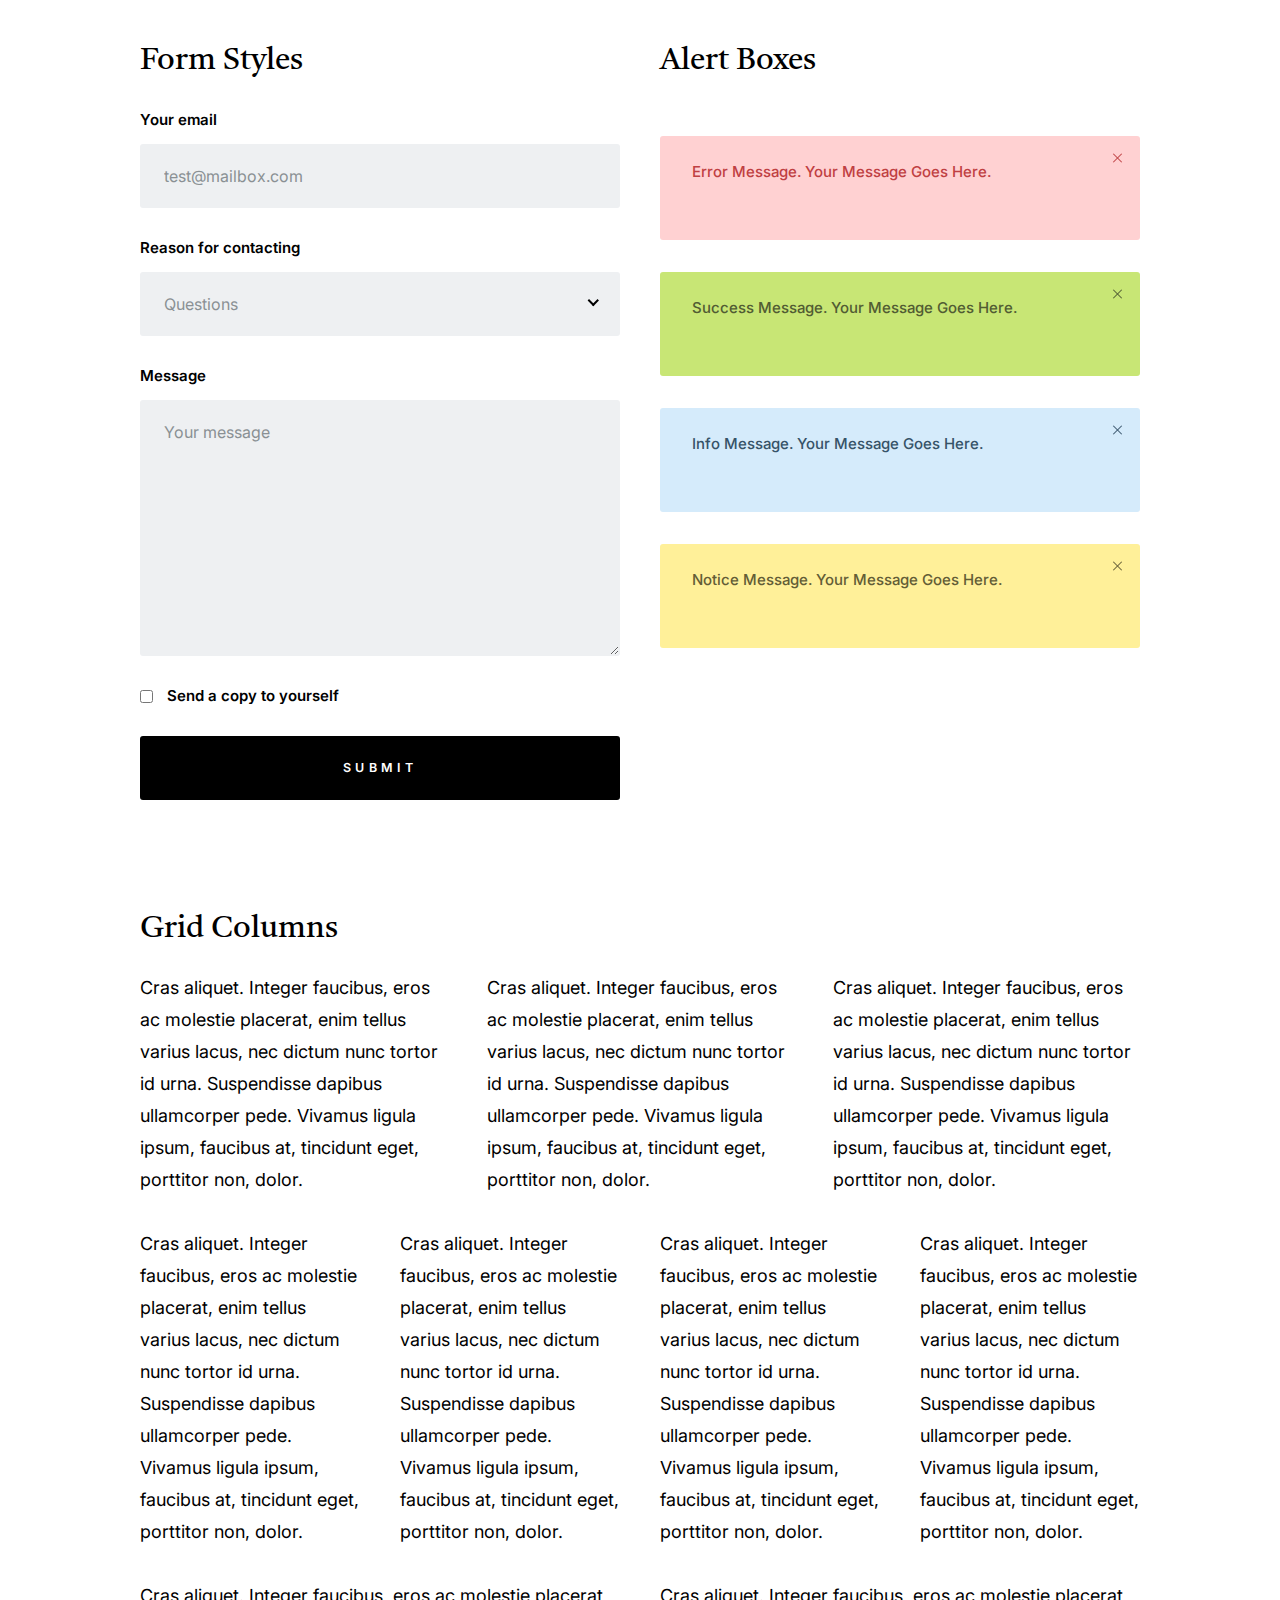
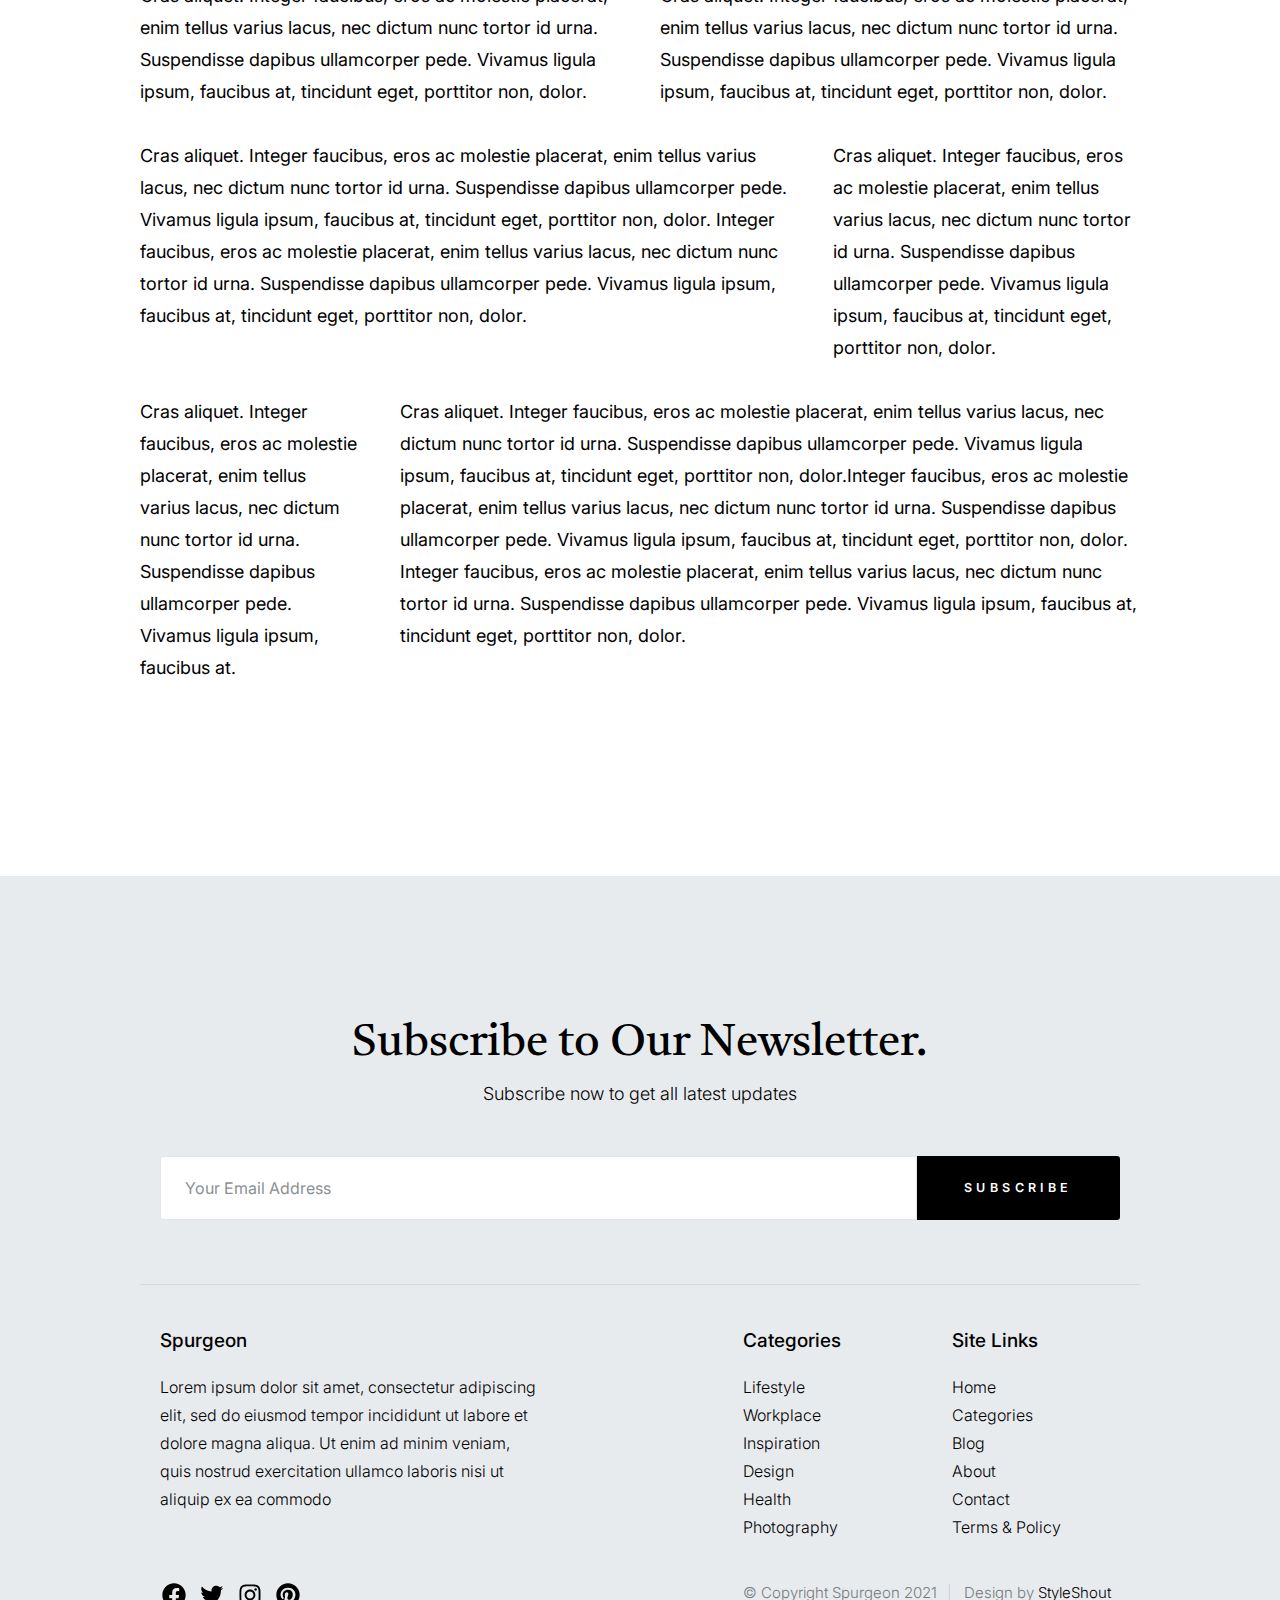
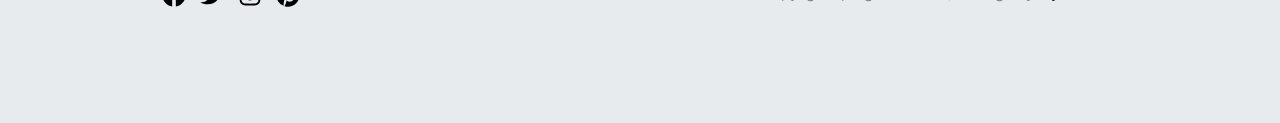
<file: src/main/resources/styles.html>
<!DOCTYPE html>
<html lang="en" class="no-js" >
<head>

    <!--- basic page needs
    ================================================== -->
    <meta charset="utf-8">
    <meta name="viewport" content="width=device-width, initial-scale=1">
    <title>Style Guide - Spurgeon</title>

    <script>
        document.documentElement.classList.remove('no-js');
        document.documentElement.classList.add('js');
    </script>

    <!-- CSS
    ================================================== -->
    <link rel="stylesheet" href="css/vendor.css">
    <link rel="stylesheet" href="css/styles.css">

    <!-- favicons
    ================================================== -->
    <link rel="apple-touch-icon" sizes="180x180" href="apple-touch-icon.png">
    <link rel="icon" type="image/png" sizes="32x32" href="favicon-32x32.png">
    <link rel="icon" type="image/png" sizes="16x16" href="favicon-16x16.png">
    <link rel="manifest" href="site.webmanifest">

</head>

<body id="top">


    <!-- preloader
    ================================================== -->
    <div id="preloader">
        <div id="loader" class="dots-fade">
            <div></div>
            <div></div>
            <div></div>
        </div>
    </div>


    <!-- page wrap
    ================================================== -->
    <div id="page" class="s-pagewrap">


        <!-- # site header 
        ================================================== -->
        <header id="masthead" class="s-header">

            <div class="s-header__branding">
                <p class="site-title">
                    <a href="index.html" rel="home">Spurgeon.</a>
                </p>
            </div>

            <div class="row s-header__navigation">

                <nav class="s-header__nav-wrap">
    
                    <h3 class="s-header__nav-heading">Navigate to</h3>
    
                    <ul class="s-header__nav">
                        <li><a href="index.html" title="">Home</a></li>
                        <li class="has-children">
                            <a href="#0" title="" class="">Categories</a>
                            <ul class="sub-menu">
                                <li><a href="category.html">Design</a></li>
                                <li><a href="category.html">Lifestyle</a></li>
                                <li><a href="category.html">Inspiration</a></li>
                                <li><a href="category.html">Work</a></li>
                                <li><a href="category.html">Health</a></li>
                                <li><a href="category.html">Photography</a></li>
                            </ul>
                        </li>
                        <li class="has-children">
                            <a href="#0" title="" class="">Blog</a>
                            <ul class="sub-menu">
                                <li><a href="single-standard.html">Standard Post</a></li>
                                <li><a href="single-video.html">Video Post</a></li>
                                <li><a href="single-audio.html">Audio Post</a></li>
                            </ul>
                        </li>
                        <li class="current-menu-item"><a href="styles.html" title="">Styles</a></li>
                        <li><a href="about.html" title="">About</a></li>
                        <li><a href="contact.html" title="">Contact</a></li>
                    </ul> <!-- end s-header__nav -->

                </nav> <!-- end s-header__nav-wrap -->
    
            </div> <!-- end s-header__navigation -->

            <div class="s-header__search">

                <div class="s-header__search-inner">
                    <div class="row">
    
                        <form role="search" method="get" class="s-header__search-form" action="#">
                            <label>
                                <span class="u-screen-reader-text">Search for:</span>
                                <input type="search" class="s-header__search-field" placeholder="Search for..." value="" name="s" title="Search for:" autocomplete="off">
                            </label>
                            <input type="submit" class="s-header__search-submit" value="Search"> 
                        </form>
    
                        <a href="#0" title="Close Search" class="s-header__search-close">Close</a>
    
                    </div> <!-- end row -->
                </div> <!-- s-header__search-inner -->
    
            </div> <!-- end s-header__search -->

            <a class="s-header__menu-toggle" href="#0"><span>Menu</span></a>
            <a class="s-header__search-trigger" href="#">
                <svg width="24" height="24" fill="none" viewBox="0 0 24 24">
                    <path stroke="currentColor" stroke-linecap="round" stroke-linejoin="round" stroke-width="1.5" d="M19.25 19.25L15.5 15.5M4.75 11C4.75 7.54822 7.54822 4.75 11 4.75C14.4518 4.75 17.25 7.54822 17.25 11C17.25 14.4518 14.4518 17.25 11 17.25C7.54822 17.25 4.75 14.4518 4.75 11Z"></path>
                </svg>
            </a>

        </header> <!-- end s-header -->


        <!-- # site-content
        ================================================== -->
        <div id="content" class="s-content s-content--page">

                <div class="row entry-wrap">
                    <div class="column lg-12">

                        <article class="entry">

                            <header class="entry__header entry__header--narrower">
    
                                <h1 class="entry__title">
                                    Style Guide.
                                </h1>
    
                            </header>

                            <div class="row">
                                <div class="column lg-12">
                                    <p class="lead">
                                    Lorem ipsum dolor sit amet, consectetuer adipiscing elit. Donec libero. Suspendisse bibendum. Cras id urna. 
                                    Morbi tincidunt, orci ac convallis aliquam, lectus turpis varius lorem, eu posuere nunc justo tempus leo. 
                                    Donec mattis, purus nec placerat bibendum. Aut magni nemo rerum iure illo. Odit aperiam doloribus fuga qui architecto 
                                    consectetur rerum commodi. Quidem nihil molestiae veritatis quis. Inventore non voluptatem ratione magni nemo.
                                    </p>
                                </div>
                            </div> <!-- end row -->

                            <div class="row">

                                <div class="column lg-6 tab-12">
                
                                    <h3>Paragraph and Image</h3>
                
                                    <p><a href="#"><img width="120" height="120" class="u-pull-left" alt="sample-image" src="images/sample-image.jpg"></a>
                                    Lorem ipsum dolor sit amet, consectetuer adipiscing elit. Donec libero. Suspendisse bibendum.Cras id urna. Morbi 
                                    tincidunt, orci ac convallis aliquam, lectus turpis varius lorem, eu posuere nunc justo tempus leo. Donec mattis, 
                                    purus nec placerat bibendum, dui pede condimentum odio, ac blandit ante orci ut diam. Cras fringilla magna. 
                                    Phasellus suscipit, leo a pharetra condimentum, lorem tellus eleifend magna, eget fringilla velit magna id 
                                    neque posuere nunc justo tempus leo. </p>
                
                                    <p>
                                    Lorem ipsum dolor sit amet, consectetuer adipiscing elit. Donec libero. Suspendisse bibendum. Cras id urna. 
                                    Morbi tincidunt, orci ac convallis aliquam, lectus turpis varius lorem, eu posuere nunc justo tempus leo. 
                                    Donec mattis, purus nec placerat bibendum, dui pede condimentumodio, ac blandit ante orci ut diam.	
                                    </p>
                
                                    <p>A <a href="#">link</a>,
                                    <abbr title="this really isn't a very good description">abbrebation</abbr>,
                                    <strong>strong text</strong>,
                                    <em>em text</em>,
                                    <del>deleted text</del>, and
                                    <mark>this is a mark text.</mark>
                                    <code>.code</code>
                                    </p>
                
                                </div>
                
                                <div class="column lg-6 tab-12">
                
                                    <h3>Drop Caps</h3>
                
                                    <p class="drop-cap">Far far away, behind the word mountains, far from the countries Vokalia and Consonantia,
                                    there live the blind texts. Separated they live in Bookmarksgrove right at the coast of the
                                    Semantics, a large language ocean. A small river named Duden flows by their place and supplies it with the 
                                    necessary regelialia. Morbi tincidunt, orci ac convallis aliquam, lectus turpis varius lorem, 
                                    euposuere nunc justo tempus leo. Donec mattis, purus nec placerat bibendum, dui pede condimentum odio, 
                                    ac blandit ante orci ut diam. Cras fringilla magna. Phasellus suscipit, leo a pharetra condimentum, 
                                    lorem tellus eleifend magna, eget fringilla velit magna id neque.
                                    </p>
                
                                    <h3>Small Print</h3>
                
                                    <p><small>Lorem ipsum dolor sit amet, consectetuer adipiscing elit. Donec libero.</small></p>
                
                                </div>
                
                            </div> <!-- end row -->
                
                            <div class="row">
                
                                <div class="column lg-6 tab-12">
                
                                    <h3 class="u-add-bottom">Pull Quotes</h3>
                
                                    <p>
                                    Perspiciatis nemo unde et nobis modi consequatur officia amet. Ut enim 
                                    tenetur provident maiores. Perspiciatis asperiores incidunt sequi 
                                    quisquam. Enim aut. 
                                    </p>
                
                                    <figure class="pull-quote">
                                        <blockquote>
                                            <p>
                                            When you look in the eyes of grace, when you meet grace, 
                                            when you embrace grace, when you see the nail prints in 
                                            grace’s hands and the fire in his eyes, when you feel his 
                                            relentless love for you - it will not motivate you to sin. 
                                            It will motivate you to righteousness.
                                            </p>
                
                                            <footer>
                                                <cite>Judah Smith</cite>
                                            </footer>
                                        </blockquote>
                                    </figure>
                
                                </div>
                
                                <div class="column lg-6 tab-12">
                
                                    <h3 class="u-add-bottom">Block Quotes</h3>
                
                                    <blockquote cite="http://where-i-got-my-info-from.com">
                                        <p>
                                        For God so loved the world, that he gave his only Son, that whoever believes in 
                                        him should not perish but have eternal life. For God did not send his Son into 
                                        the world to condemn the world, but in order that the world might be 
                                        saved through him.
                                        </p>
                
                                        <footer>
                                            <cite>
                                                <a href="#0">John 3:16-17 ESV</a>
                                            </cite>
                                        </footer>
                
                                    </blockquote>
                
                                    <blockquote>
                                        <p>There is a God-shaped vacuum in the heart of each man which cannot be satisfied 
                                        by any created thing but only by God the Creator.</p>
                
                                        <footer>
                                            <cite>Blaise Pascal</cite>
                                        </footer>
                
                                    </blockquote>
                
                                </div>
                
                            </div> <!-- end row -->
                
                            <div class="row u-add-half-bottom">
                
                                <div class="column lg-6 tab-12">
                
                                    <h3>Example Lists</h3>
                
                                    <ol>
                                        <li>Here is an example</li>
                                        <li>of an ordered list.</li>
                                        <li>A parent list item.
                                            <ul>
                                                <li>one</li>
                                                <li>two</li>
                                                <li>three</li>
                                            </ul>
                                            </li>
                                            <li>A list item.</li>
                                        </ol>
                
                                    <ul class="disc">
                                        <li>Here is an example</li>
                                        <li>of an unordered list.</li>
                                    </ul>
                
                                    <h3>Definition Lists</h3>
                
                                    <h5>a) Multi-line Definitions (default) </h5>
                
                                    <dl class="dictionary-style">
                                        <dt><strong>This is a term</strong></dt>
                                            <dd>this is the definition of that term, which both live in a <code>dl</code>.</dd>
                                        <dt><strong>Another Term</strong></dt>
                                            <dd>And it gets a definition too, which is this line</dd>
                                            <dd>This is a 2<sup>nd</sup> definition for a single term. A <code>dt</code> may be followed by multiple <code>dd</code>s.</dd>
                                    </dl>
                
                                    <h3 class="u-add-bottom">Skill Bars</h3>
                
                                    <ul class="skill-bars">
                                        <li>
                                        <div class="progress percent90"><span>90%</span></div>
                                        <strong>HTML</strong>
                                        </li>
                                        <li>
                                        <div class="progress percent85"><span>85%</span></div>
                                        <strong>CSS</strong>
                                        </li>
                                        <li>
                                        <div class="progress percent70"><span>70%</span></div>
                                        <strong>Javascript</strong>
                                        </li>
                                        <li>
                                        <div class="progress percent95"><span>95%</span></div>
                                        <strong>PHP</strong>
                                        </li>
                                        <li>
                                        <div class="progress percent75"><span>75%</span></div>
                                        <strong>Illustrator</strong>
                                        </li>
                                        <li>
                                        <div class="progress percent90"><span>90%</span></div>
                                        <strong>Figma</strong>
                                        </li>
                                    </ul>
                
                                </div>
                
                                <div class="column lg-6 tab-12">
                
                                    <h3 class="u-add-bottom">Buttons</h3>
                
                                    <p>
                                        <a class="btn btn--primary u-fullwidth" href="#0">Primary Button</a>
                                        <a class="btn u-fullwidth" href="#0">Default Button</a>
                                        <a class="btn btn--stroke u-fullwidth" href="#0">Stroke Button</a>
                                    </p>
                
                                    <h3>Stats Tabs</h3>
                
                                    <ul class="stats-tabs">
                                        <li><a href="#0">1,234 <em>Peter</em></a></li>
                                        <li><a href="#0">567 <em>James</em></a></li>
                                        <li><a href="#0">23,456 <em>John</em></a></li>
                                        <li><a href="#0">3,456 <em>Andrew</em></a></li>
                                        <li><a href="#0">456 <em>Philip</em></a></li>
                                        <li><a href="#0">26 <em>Matthew</em></a></li>
                                    </ul>
                
                                    <h3 class="u-add-bottom">Code</h3>
                
<pre><code class="language-css">
    code {
    font-size: 1.4rem;
    margin: 0 .2rem;
    padding: .2rem .6rem;
    white-space: nowrap;
    background: #F1F1F1;
    border: 1px solid #E1E1E1;	
    border-radius: 3px;
    }
</code></pre>
                
                                </div>
                
                            </div> <!-- end row -->
                
                            <div class="row u-add-half-bottom">
                
                                <div class="column lg-6 tab-12">
                                        
                                    <h1>H1 Heading Doloremque dolor voluptas est sequi omnis.</h1>
                                    <p>Doloremque dolor voluptas est sequi omnis. Pariatur ut aut. Sed enim tempora qui veniam qui cum vel. 
                                    Voluptas odit at vitae minima. In assumenda ut. Voluptatem totam impedit accusantium reiciendis excepturi aut qui accusamus praesentium.</p>
                
                                    <h2>H2 Heading Doloremque dolor voluptas est sequi omnis.</h2>
                                    <p>Doloremque dolor voluptas est sequi omnis. Pariatur ut aut. Sed enim tempora qui veniam qui cum vel. 
                                    Voluptas odit at vitae minima. In assumenda ut. Voluptatem totam impedit accusantium reiciendis excepturi aut qui accusamus praesentium.</p>
                
                                    <h3>H3 Heading Doloremque dolor voluptas est sequi omnis.</h3>
                                    <p>Doloremque dolor voluptas est sequi omnis. Pariatur ut aut. Sed enim tempora qui veniam qui cum vel. 
                                    Voluptas odit at vitae minima. In assumenda ut. Voluptatem totam impedit accusantium reiciendis excepturi aut qui accusamus praesentium.</p>
                
                                    
                                </div>
                
                                <div class="column lg-6 tab-12">
                                    <h4>H4 Heading Doloremque dolor voluptas est sequi omnis.</h4>
                                    <p>Doloremque dolor voluptas est sequi omnis. Pariatur ut aut. Sed enim tempora qui veniam qui cum vel. 
                                    Voluptas odit at vitae minima. In assumenda ut. Voluptatem totam impedit accusantium reiciendis excepturi aut qui accusamus praesentium.</p>
                
                                    <h5>H5 Heading Doloremque dolor voluptas est sequi omnis.</h5>
                                    <p>Doloremque dolor voluptas est sequi omnis. Pariatur ut aut. Sed enim tempora qui veniam qui cum vel. 
                                    Voluptas odit at vitae minima. In assumenda ut. Voluptatem totam impedit accusantium reiciendis excepturi aut qui accusamus praesentium.</p>
                
                                    <h6>H6 Heading Doloremque dolor voluptas est sequi omnis.</h6>
                                    <p>Doloremque dolor voluptas est sequi omnis. Pariatur ut aut. Sed enim tempora qui veniam qui cum vel. 
                                    Voluptas odit at vitae minima. In assumenda ut. Voluptatem totam impedit accusantium reiciendis excepturi aut qui accusamus praesentium.</p>
                        
                                    
                                </div>
                
                            </div> <!-- end row -->
                
                            <div class="row u-add-half-bottom">
                
                                <div class="column lg-6 tab-12">
                
                                    <h3 class="u-add-bottom">Responsive Image</h3>
                
                                    <figure>
                                        <img src="images/wheel-500.jpg" 
                                             srcset="images/wheel-1000.jpg 1000w, 
                                                     images/wheel-500.jpg 500w" 
                                             sizes="(max-width: 1000px) 100vw, 1000px" alt="">
                
                                        <figcaption>
                                            Here is some random picture.
                                        </figcaption>
                                    </figure>
                
                                </div>
                
                                <div class="column lg-6 tab-12">
                
                                    <h3 class="u-add-bottom">Responsive video</h3>
                
                                    <div class="video-container">
                                    <iframe src="https://player.vimeo.com/video/14592941?color=00a650&title=0&byline=0&portrait=0" width="500" height="281" frameborder="0" webkitallowfullscreen mozallowfullscreen allowfullscreen></iframe> 
                                    </div>
                
                                </div>
                                
                            </div> <!-- end row -->
                
                            <div class="row u-add-bottom">
                
                                <div class="column lg-12">
                
                                    <h3>Tables</h3>
                                    <p>Be sure to use properly formed table markup with <code>&lt;thead&gt;</code> and <code>&lt;tbody&gt;</code> when building a <code>table</code>.</p>
                
                                    <div class="table-responsive">
                
                                        <table>
                                                <thead>
                                                <tr>
                                                    <th>Name</th>
                                                    <th>Age</th>
                                                    <th>Sex</th>
                                                    <th>Location</th>
                                                </tr>
                                                </thead>
                                                <tbody>
                                                <tr>
                                                    <td>William J. Seymour</td>
                                                    <td>34</td>
                                                    <td>Male</td>
                                                    <td>Azusa Street</td>
                                                </tr>
                                                <tr>
                                                    <td>Jennie Evans Moore</td>
                                                    <td>30</td>
                                                    <td>Female</td>
                                                    <td>Azusa Street</td>
                                                </tr>
                                                </tbody>
                                        </table>
                
                                    </div>
                
                                </div>
                                
                            </div> <!-- end row -->
                
                            <div class="row">
                
                                <div class="column lg-12">
                                    <h3>Pagination</h3>
                
                                    <nav class="pgn">
                                        <ul>
                                            <li>
                                                <a class="pgn__prev" href="#0">
                                                    <svg width="24" height="24" fill="none" viewBox="0 0 24 24">
                                                        <path stroke="currentColor" stroke-linecap="round" stroke-linejoin="round" stroke-width="1.5" d="M10.25 6.75L4.75 12L10.25 17.25"></path>
                                                        <path stroke="currentColor" stroke-linecap="round" stroke-linejoin="round" stroke-width="1.5" d="M19.25 12H5"></path>
                                                    </svg>
                                                </a>
                                            </li>
                                            <li><a class="pgn__num" href="#0">1</a></li>
                                            <li><span class="pgn__num current">2</span></li>
                                            <li><a class="pgn__num" href="#0">3</a></li>
                                            <li><a class="pgn__num" href="#0">4</a></li>
                                            <li><a class="pgn__num" href="#0">5</a></li>
                                            <li><span class="pgn__num dots">…</span></li>
                                            <li><a class="pgn__num" href="#0">8</a></li>
                                            <li>
                                                <a class="pgn__next" href="#0">
                                                    <svg width="24" height="24" fill="none" viewBox="0 0 24 24">
                                                        <path stroke="currentColor" stroke-linecap="round" stroke-linejoin="round" stroke-width="1.5" d="M13.75 6.75L19.25 12L13.75 17.25"></path>
                                                        <path stroke="currentColor" stroke-linecap="round" stroke-linejoin="round" stroke-width="1.5" d="M19 12H4.75"></path>
                                                    </svg>
                                                </a>
                                            </li>
                                        </ul>
                                    </nav> <!-- end pgn -->
                                </div>
                
                            </div> <!-- end row -->
                
                            <div class="row">
                
                                <div class="column lg-6 tab-12">
                
                                    <h3 class="u-add-bottom">Form Styles</h3>
                
                                    <form>
                                        <div>
                                            <label for="sampleInput">Your email</label>
                                            <input class="u-fullwidth" type="email" placeholder="test@mailbox.com" id="sampleInput">
                                        </div>
                                        <div>
                                            <label for="sampleRecipientInput">Reason for contacting</label>
                                            <div class="ss-custom-select">
                                                <select class="u-fullwidth" id="sampleRecipientInput">
                                                    <option value="Option 1">Questions</option>
                                                    <option value="Option 2">Report</option>
                                                    <option value="Option 3">Others</option>
                                                </select>
                                            </div>
                                        </div>
                                        
                                        <label for="exampleMessage">Message</label>
                                        <textarea class="u-fullwidth" placeholder="Your message" id="exampleMessage"></textarea>
                
                                        <label class="u-add-bottom">
                                            <input type="checkbox">
                                            <span class="label-text">Send a copy to yourself</span>
                                        </label>
                                    
                                        <input class="btn--primary u-fullwidth" type="submit" value="Submit">
                                    </form>
                
                                </div>
                
                                <div class="column lg-6 tab-12">
                
                                    <h3>Alert Boxes</h3>
                
                                    <br>
                                    
                                    <div class="alert-box alert-box--error">
                                        <p>Error Message. Your Message Goes Here.</p>
                                        <span class="alert-box__close"></span>
                                    </div><!-- end error -->
                                            
                                    <div class="alert-box alert-box--success">
                                        <p>Success Message. Your Message Goes Here.</p>
                                        <span class="alert-box__close"></span>
                                    </div><!-- end success -->
                                            
                                    <div class="alert-box alert-box--info">
                                        <p>Info Message. Your Message Goes Here.</p>
                                        <span class="alert-box__close"></span>
                                    </div><!-- end info -->
                                            
                                    <div class="alert-box alert-box--notice">
                                        <p>Notice Message. Your Message Goes Here.</p>
                                        <span class="alert-box__close"></span>
                                    </div><!-- end notice -->
                                
                                </div>
                
                            </div> <!-- end row -->

                            <div class="row">

                                <div class="lg-12 column">
                                    <h3>Grid Columns</h3>
                                </div>
                    
                            </div> <!-- end row -->
                    
                            <!--<h4>1/3 Columns</h4>  -->
                    
                            <div class="row">
                    
                                <div class="lg-4 mob-12 column">
                                    <p>
                                    Cras aliquet. Integer faucibus, eros ac molestie placerat, enim tellus varius lacus,
                                    nec dictum nunc tortor id urna. Suspendisse dapibus ullamcorper pede. Vivamus ligula ipsum,
                                    faucibus at, tincidunt eget, porttitor non, dolor. 
                                    </p>
                                </div>
                    
                                <div class="lg-4 mob-12 column">
                                    <p>
                                    Cras aliquet. Integer faucibus, eros ac molestie placerat, enim tellus varius lacus,
                                    nec dictum nunc tortor id urna. Suspendisse dapibus ullamcorper pede. Vivamus ligula ipsum,
                                    faucibus at, tincidunt eget, porttitor non, dolor. 
                                    </p>
                                </div>
                    
                                <div class="lg-4 mob-12 column">
                                    <p>
                                    Cras aliquet. Integer faucibus, eros ac molestie placerat, enim tellus varius lacus,
                                    nec dictum nunc tortor id urna. Suspendisse dapibus ullamcorper pede. Vivamus ligula ipsum,
                                    faucibus at, tincidunt eget, porttitor non, dolor. 
                                    </p>
                                </div>
                    
                            </div>  <!-- end row -->
                    
                            <!--<h4>1/4 Columns</h4>  -->
                    
                            <div class="row">
                    
                                <div class="lg-3 tab-6 mob-12 column">
                                    <p>
                                    Cras aliquet. Integer faucibus, eros ac molestie placerat, enim tellus varius lacus,
                                    nec dictum nunc tortor id urna. Suspendisse dapibus ullamcorper pede. Vivamus ligula ipsum,
                                    faucibus at, tincidunt eget, porttitor non, dolor. 
                                    </p>
                                </div>
                    
                                <div class="lg-3 tab-6 mob-12 column">
                                    <p>
                                    Cras aliquet. Integer faucibus, eros ac molestie placerat, enim tellus varius lacus,
                                    nec dictum nunc tortor id urna. Suspendisse dapibus ullamcorper pede. Vivamus ligula ipsum,
                                    faucibus at, tincidunt eget, porttitor non, dolor. 
                                    </p>
                                </div>
                    
                                <div class="lg-3 tab-6 mob-12 column">
                                    <p>
                                    Cras aliquet. Integer faucibus, eros ac molestie placerat, enim tellus varius lacus,
                                    nec dictum nunc tortor id urna. Suspendisse dapibus ullamcorper pede. Vivamus ligula ipsum,
                                    faucibus at, tincidunt eget, porttitor non, dolor. 
                                    </p>
                                </div>
                    
                                <div class="lg-3 tab-6 mob-12 column">
                                    <p>
                                    Cras aliquet. Integer faucibus, eros ac molestie placerat, enim tellus varius lacus,
                                    nec dictum nunc tortor id urna. Suspendisse dapibus ullamcorper pede. Vivamus ligula ipsum,
                                    faucibus at, tincidunt eget, porttitor non, dolor. 
                                    </p>
                                </div>
                    
                            </div>  <!-- end row -->
                    
                            <!--<h4>1/2 Columns</h4>  -->
                    
                            <div class="row">
                    
                                <div class="lg-6 mob-12 column">
                                    <p>
                                    Cras aliquet. Integer faucibus, eros ac molestie placerat, enim tellus varius lacus,
                                    nec dictum nunc tortor id urna. Suspendisse dapibus ullamcorper pede. Vivamus ligula ipsum,
                                    faucibus at, tincidunt eget, porttitor non, dolor. 
                                    </p>
                                </div>
                    
                                <div class="lg-6 mob-12 column">
                                    <p>
                                    Cras aliquet. Integer faucibus, eros ac molestie placerat, enim tellus varius lacus,
                                    nec dictum nunc tortor id urna. Suspendisse dapibus ullamcorper pede. Vivamus ligula ipsum,
                                    faucibus at, tincidunt eget, porttitor non, dolor. 
                                    </p>
                                </div>
                    
                            </div> <!-- end row -->
                    
                            <!--<h4>2/3 Columns</h4>  -->
                    
                            <div class="row">
                    
                                <div class="lg-8 tab-7 mob-12 column">
                                    <p>
                                    Cras aliquet. Integer faucibus, eros ac molestie placerat, enim tellus varius lacus,
                                    nec dictum nunc tortor id urna. Suspendisse dapibus ullamcorper pede. Vivamus ligula ipsum,
                                    faucibus at, tincidunt eget, porttitor non, dolor. Integer faucibus, eros ac molestie placerat, enim tellus varius lacus,
                                    nec dictum nunc tortor id urna. Suspendisse dapibus ullamcorper pede. Vivamus ligula ipsum,
                                    faucibus at, tincidunt eget, porttitor non, dolor.
                                    </p>
                                </div>
                    
                                <div class="lg-4 tab-5 mob-12 column">
                                    <p>
                                    Cras aliquet. Integer faucibus, eros ac molestie placerat, enim tellus varius lacus,
                                    nec dictum nunc tortor id urna. Suspendisse dapibus ullamcorper pede. Vivamus ligula ipsum,
                                    faucibus at, tincidunt eget, porttitor non, dolor. 
                                    </p>
                                </div>
                    
                            </div> <!-- end row -->
                    
                            <!--<h4>3/4 Columns</h4>  -->
                    
                            <div class="row">
                    
                                <div class="lg-3 tab-5 mob-12 column">
                                    <p>
                                    Cras aliquet. Integer faucibus, eros ac molestie placerat, enim tellus varius lacus,
                                    nec dictum nunc tortor id urna. Suspendisse dapibus ullamcorper pede. Vivamus ligula ipsum,
                                    faucibus at. 
                                    </p>
                                </div>
                    
                                <div class="lg-9 tab-7 mob-12 column">
                                    <p>
                                    Cras aliquet. Integer faucibus, eros ac molestie placerat, enim tellus varius lacus,
                                    nec dictum nunc tortor id urna. Suspendisse dapibus ullamcorper pede. Vivamus ligula ipsum,
                                    faucibus at, tincidunt eget, porttitor non, dolor.Integer faucibus, eros ac molestie placerat, enim tellus varius lacus,
                                    nec dictum nunc tortor id urna. Suspendisse dapibus ullamcorper pede. Vivamus ligula ipsum,
                                    faucibus at, tincidunt eget, porttitor non, dolor. Integer faucibus, eros ac molestie placerat, enim tellus varius lacus,
                                    nec dictum nunc tortor id urna. Suspendisse dapibus ullamcorper pede. Vivamus ligula ipsum,
                                    faucibus at, tincidunt eget, porttitor non, dolor.
                                    </p>
                                </div>
                    
                            </div> <!-- end row -->

                        </article> <!-- end entry -->

                    </div>
                </div> <!-- end entry-wrap -->

        </section> <!-- end s-content -->


        <!-- # site-footer
        ================================================== -->
        <footer id="colophon" class="s-footer">

            <div class="row s-footer__subscribe">
                <div class="column lg-12">

                    <h2>
                    Subscribe to Our Newsletter.
                    </h2>
                    <p>
                    Subscribe now to get all latest updates
                    </p>

                    <form id="mc-form" class="mc-form">
                        <input type="email" name="EMAIL" id="mce-EMAIL" class="u-fullwidth text-center" placeholder="Your Email Address" title="The domain portion of the email address is invalid (the portion after the @)." pattern="^([^\x00-\x20\x22\x28\x29\x2c\x2e\x3a-\x3c\x3e\x40\x5b-\x5d\x7f-\xff]+|\x22([^\x0d\x22\x5c\x80-\xff]|\x5c[\x00-\x7f])*\x22)(\x2e([^\x00-\x20\x22\x28\x29\x2c\x2e\x3a-\x3c\x3e\x40\x5b-\x5d\x7f-\xff]+|\x22([^\x0d\x22\x5c\x80-\xff]|\x5c[\x00-\x7f])*\x22))*\x40([^\x00-\x20\x22\x28\x29\x2c\x2e\x3a-\x3c\x3e\x40\x5b-\x5d\x7f-\xff]+|\x5b([^\x0d\x5b-\x5d\x80-\xff]|\x5c[\x00-\x7f])*\x5d)(\x2e([^\x00-\x20\x22\x28\x29\x2c\x2e\x3a-\x3c\x3e\x40\x5b-\x5d\x7f-\xff]+|\x5b([^\x0d\x5b-\x5d\x80-\xff]|\x5c[\x00-\x7f])*\x5d))*(\.\w{2,})+$" required>
                        <input type="submit" name="subscribe" value="Subscribe" class="btn--small btn--primary u-fullwidth">
                        <!-- <div style="position: absolute; left: -5000px;" aria-hidden="true"><input type="text" name="b_cdb7b577e41181934ed6a6a44_9a91cfe7b3" tabindex="-1" value=""></div> -->
                        <div class="mc-status"></div>
                    </form>

                </div>
            </div> <!-- end s-footer__subscribe -->

            <div class="row s-footer__main">

                <div class="column lg-5 md-6 tab-12 s-footer__about">
                    <h4>Spurgeon</h4>

                    <p>
                    Lorem ipsum dolor sit amet, consectetur 
                    adipiscing elit, sed do eiusmod tempor 
                    incididunt ut labore et dolore magna aliqua. 
                    Ut enim ad minim veniam, quis nostrud exercitation 
                    ullamco laboris nisi ut aliquip ex ea commodo 
                    </p>
                </div> <!-- end s-footer__about -->

                <div class="column lg-5 md-6 tab-12">
                    <div class="row">
                        <div class="column lg-6">
                            <h4>Categories</h4>
                            <ul class="link-list">
                                <li><a href="category.html">Lifestyle</a></li>
                                <li><a href="category.html">Workplace</a></li>
                                <li><a href="category.html">Inspiration</a></li>
                                <li><a href="category.html">Design</a></li>
                                <li><a href="category.html">Health</a></li>
                                <li><a href="category.html">Photography</a></li>
                            </ul>
                        </div>
                        <div class="column lg-6">
                            <h4>Site Links</h4>
                            <ul class="link-list">
                                <li><a href="index.html">Home</a></li>
                                <li><a href="category.html">Categories</a></li>
                                <li><a href="category.html">Blog</a></li>
                                <li><a href="about.html">About</a></li>
                                <li><a href="about.html">Contact</a></li>
                                <li><a href="#0">Terms & Policy</a></li>
                            </ul>
                        </div>
                    </div>
                </div>

            </div> <!-- end s-footer__main -->

            <div class="row s-footer__bottom">

                <div class="column lg-7 md-6 tab-12">
                    <ul class="s-footer__social">
                        <li>
                            <a href="#0">
                                <svg xmlns="http://www.w3.org/2000/svg" width="24" height="24" viewBox="0 0 24 24" style="fill: rgba(0, 0, 0, 1);transform: ;msFilter:;"><path d="M12.001 2.002c-5.522 0-9.999 4.477-9.999 9.999 0 4.99 3.656 9.126 8.437 9.879v-6.988h-2.54v-2.891h2.54V9.798c0-2.508 1.493-3.891 3.776-3.891 1.094 0 2.24.195 2.24.195v2.459h-1.264c-1.24 0-1.628.772-1.628 1.563v1.875h2.771l-.443 2.891h-2.328v6.988C18.344 21.129 22 16.992 22 12.001c0-5.522-4.477-9.999-9.999-9.999z"></path></svg>
                                <span class="u-screen-reader-text">Facebook</span>
                            </a>
                        </li>
                        <li>
                            <a href="#0">
                                <svg xmlns="http://www.w3.org/2000/svg" width="24" height="24" viewBox="0 0 24 24" style="fill:rgba(0, 0, 0, 1);transform:;-ms-filter:"><path d="M19.633,7.997c0.013,0.175,0.013,0.349,0.013,0.523c0,5.325-4.053,11.461-11.46,11.461c-2.282,0-4.402-0.661-6.186-1.809 c0.324,0.037,0.636,0.05,0.973,0.05c1.883,0,3.616-0.636,5.001-1.721c-1.771-0.037-3.255-1.197-3.767-2.793 c0.249,0.037,0.499,0.062,0.761,0.062c0.361,0,0.724-0.05,1.061-0.137c-1.847-0.374-3.23-1.995-3.23-3.953v-0.05 c0.537,0.299,1.16,0.486,1.82,0.511C3.534,9.419,2.823,8.184,2.823,6.787c0-0.748,0.199-1.434,0.548-2.032 c1.983,2.443,4.964,4.04,8.306,4.215c-0.062-0.3-0.1-0.611-0.1-0.923c0-2.22,1.796-4.028,4.028-4.028 c1.16,0,2.207,0.486,2.943,1.272c0.91-0.175,1.782-0.512,2.556-0.973c-0.299,0.935-0.936,1.721-1.771,2.22 c0.811-0.088,1.597-0.312,2.319-0.624C21.104,6.712,20.419,7.423,19.633,7.997z"></path></svg>
                                <span class="u-screen-reader-text">Twitter</span>
                            </a>
                        </li>
                        <li>
                            <a href="#0">
                                <svg xmlns="http://www.w3.org/2000/svg" width="24" height="24" viewBox="0 0 24 24" style="fill:rgba(0, 0, 0, 1);transform:;-ms-filter:"><path d="M11.999,7.377c-2.554,0-4.623,2.07-4.623,4.623c0,2.554,2.069,4.624,4.623,4.624c2.552,0,4.623-2.07,4.623-4.624 C16.622,9.447,14.551,7.377,11.999,7.377L11.999,7.377z M11.999,15.004c-1.659,0-3.004-1.345-3.004-3.003 c0-1.659,1.345-3.003,3.004-3.003s3.002,1.344,3.002,3.003C15.001,13.659,13.658,15.004,11.999,15.004L11.999,15.004z"></path><circle cx="16.806" cy="7.207" r="1.078"></circle><path d="M20.533,6.111c-0.469-1.209-1.424-2.165-2.633-2.632c-0.699-0.263-1.438-0.404-2.186-0.42 c-0.963-0.042-1.268-0.054-3.71-0.054s-2.755,0-3.71,0.054C7.548,3.074,6.809,3.215,6.11,3.479C4.9,3.946,3.945,4.902,3.477,6.111 c-0.263,0.7-0.404,1.438-0.419,2.186c-0.043,0.962-0.056,1.267-0.056,3.71c0,2.442,0,2.753,0.056,3.71 c0.015,0.748,0.156,1.486,0.419,2.187c0.469,1.208,1.424,2.164,2.634,2.632c0.696,0.272,1.435,0.426,2.185,0.45 c0.963,0.042,1.268,0.055,3.71,0.055s2.755,0,3.71-0.055c0.747-0.015,1.486-0.157,2.186-0.419c1.209-0.469,2.164-1.424,2.633-2.633 c0.263-0.7,0.404-1.438,0.419-2.186c0.043-0.962,0.056-1.267,0.056-3.71s0-2.753-0.056-3.71C20.941,7.57,20.801,6.819,20.533,6.111z M19.315,15.643c-0.007,0.576-0.111,1.147-0.311,1.688c-0.305,0.787-0.926,1.409-1.712,1.711c-0.535,0.199-1.099,0.303-1.67,0.311 c-0.95,0.044-1.218,0.055-3.654,0.055c-2.438,0-2.687,0-3.655-0.055c-0.569-0.007-1.135-0.112-1.669-0.311 c-0.789-0.301-1.414-0.923-1.719-1.711c-0.196-0.534-0.302-1.099-0.311-1.669c-0.043-0.95-0.053-1.218-0.053-3.654 c0-2.437,0-2.686,0.053-3.655c0.007-0.576,0.111-1.146,0.311-1.687c0.305-0.789,0.93-1.41,1.719-1.712 c0.534-0.198,1.1-0.303,1.669-0.311c0.951-0.043,1.218-0.055,3.655-0.055c2.437,0,2.687,0,3.654,0.055 c0.571,0.007,1.135,0.112,1.67,0.311c0.786,0.303,1.407,0.925,1.712,1.712c0.196,0.534,0.302,1.099,0.311,1.669 c0.043,0.951,0.054,1.218,0.054,3.655c0,2.436,0,2.698-0.043,3.654H19.315z"></path></svg>
                                <span class="u-screen-reader-text">Instagram</span>
                            </a>
                        </li>
                        <li>
                            <a href="#0">
                                <svg xmlns="http://www.w3.org/2000/svg" width="24" height="24" viewBox="0 0 24 24" style="fill: rgba(0, 0, 0, 1);transform: ;msFilter:;"><path d="M11.99 2C6.472 2 2 6.473 2 11.99c0 4.232 2.633 7.85 6.35 9.306-.088-.79-.166-2.006.034-2.868.182-.78 1.172-4.966 1.172-4.966s-.299-.599-.299-1.484c0-1.388.805-2.425 1.808-2.425.853 0 1.264.64 1.264 1.407 0 .858-.546 2.139-.827 3.327-.235.994.499 1.805 1.479 1.805 1.775 0 3.141-1.872 3.141-4.575 0-2.392-1.719-4.064-4.173-4.064-2.843 0-4.512 2.132-4.512 4.335 0 .858.331 1.779.744 2.28a.3.3 0 0 1 .069.286c-.076.315-.245.994-.277 1.133-.044.183-.145.222-.335.134-1.247-.581-2.027-2.405-2.027-3.871 0-3.151 2.289-6.045 6.601-6.045 3.466 0 6.159 2.469 6.159 5.77 0 3.444-2.171 6.213-5.184 6.213-1.013 0-1.964-.525-2.29-1.146l-.623 2.374c-.225.868-.834 1.956-1.241 2.62a10 10 0 0 0 2.958.445c5.517 0 9.99-4.473 9.99-9.99S17.507 2 11.99 2"></path></svg>
                                <span class="u-screen-reader-text">Pinterest</span>
                            </a>
                        </li>
                    </ul>
                </div>
                <div class="column lg-5 md-6 tab-12">
                    <div class="ss-copyright">
                        <span>© Copyright Spurgeon 2021</span> 
                        <span>Design by <a href="https://www.styleshout.com/">StyleShout</a></span>
                    </div>
                </div>

            </div> <!-- end s-footer__bottom -->
           
            <div class="ss-go-top">
                <a class="smoothscroll" title="Back to Top" href="#top">
                    <svg width="24" height="24" fill="none" viewBox="0 0 24 24">
                        <path stroke="currentColor" stroke-linecap="round" stroke-linejoin="round" stroke-width="1.5" d="M17.25 10.25L12 4.75L6.75 10.25"/>
                        <path stroke="currentColor" stroke-linecap="round" stroke-linejoin="round" stroke-width="1.5" d="M12 19.25V5.75"/>
                    </svg>
                </a>
            </div> <!-- end ss-go-top -->

        </footer><!-- end s-footer -->


    <!-- Java Script
    ================================================== -->
    <script src="js/plugins.js"></script>
    <script src="js/main.js"></script>

</body>
</html>
</file>
<file: src/main/resources/css/vendor.css>
/* ===================================================================
 * Spurgeon Third-party Stylesheets
 * Template Ver. 1.0.0
 * 08-16-2021
 * -------------------------------------------------------------------
 *
 * TOC:
 * # PrismJS
 * # Swiper 
 *
 * ------------------------------------------------------------------- */


/* ===================================================================
 * # PrismJS 1.20.0
 *   https://prismjs.com/download.html#themes=prism-okaidia&languages=markup+css+clike+javascript+markup-templating+php 
 *   
 *   okaidia theme for JavaScript, CSS and HTML
 *   Loosely based on Monokai textmate theme by http://www.monokai.nl/
 *   @author ocodia
 * ------------------------------------------------------------------- */
code[class*="language-"],
pre[class*="language-"] {
    color           : #f8f8f2;
    background      : none;
    text-shadow     : 0 1px rgba(0, 0, 0, 0.3);
    font-family     : var(--font-mono);
    font-size       : calc(var(--text-size) * 0.9444);
    text-align      : left;
    white-space     : pre;
    word-spacing    : normal;
    word-break      : normal;
    word-wrap       : normal;
    line-height     : var(--vspace-1);
    -moz-tab-size   : 4;
    -o-tab-size     : 4;
    tab-size        : 4;
    -webkit-hyphens : none;
    -moz-hyphens    : none;
    -ms-hyphens     : none;
    hyphens         : none;
}

/* Code blocks */
pre[class*="language-"] {
    padding  : var(--vspace-0_5) 0 var(--vspace-1);
    margin   : var(--vspace-1) 0;
    overflow : auto;
}

:not(pre)>code[class*="language-"],
pre[class*="language-"] {
    background : #272822;
}

/* Inline code */
:not(pre)>code[class*="language-"] {
    padding     : .1em;
    white-space : normal;
}

.token.comment,
.token.prolog,
.token.doctype,
.token.cdata {
    color : slategray;
}

.token.punctuation {
    color : #f8f8f2;
}

.token.namespace {
    opacity : .7;
}

.token.property,
.token.tag,
.token.constant,
.token.symbol,
.token.deleted {
    color : #f92672;
}

.token.boolean,
.token.number {
    color : #ae81ff;
}

.token.selector,
.token.attr-name,
.token.string,
.token.char,
.token.builtin,
.token.inserted {
    color : #a6e22e;
}

.token.operator,
.token.entity,
.token.url,
.language-css .token.string,
.style .token.string,
.token.variable {
    color : #f8f8f2;
}

.token.atrule,
.token.attr-value,
.token.function,
.token.class-name {
    color : #e6db74;
}

.token.keyword {
    color : #66d9ef;
}

.token.regex,
.token.important {
    color : #fd971f;
}

.token.important,
.token.bold {
    font-weight : bold;
}

.token.italic {
    font-style : italic;
}

.token.entity {
    cursor : help;
}


/* ===================================================================
 * # Swiper 6.4.5
 *   Most modern mobile touch slider and framework with hardware accelerated transitions
 *   https://swiperjs.com
 *
 *   Copyright 2014-2020 Vladimir Kharlampidi
 *
 *   Released under the MIT License
 *
 *   Released on: December 18, 2020
 * ------------------------------------------------------------------- */
@font-face {
    font-family : "swiper-icons";
    src         : url("data:application/font-woff;charset=utf-8;base64, [base64]//wADZ2x5ZgAAAywAAADMAAAD2MHtryVoZWFkAAABbAAAADAAAAA2E2+eoWhoZWEAAAGcAAAAHwAAACQC9gDzaG10eAAAAigAAAAZAAAArgJkABFsb2NhAAAC0AAAAFoAAABaFQAUGG1heHAAAAG8AAAAHwAAACAAcABAbmFtZQAAA/gAAAE5AAACXvFdBwlwb3N0AAAFNAAAAGIAAACE5s74hXjaY2BkYGAAYpf5Hu/j+W2+MnAzMYDAzaX6QjD6/4//Bxj5GA8AuRwMYGkAPywL13jaY2BkYGA88P8Agx4j+/8fQDYfA1AEBWgDAIB2BOoAeNpjYGRgYNBh4GdgYgABEMnIABJzYNADCQAACWgAsQB42mNgYfzCOIGBlYGB0YcxjYGBwR1Kf2WQZGhhYGBiYGVmgAFGBiQQkOaawtDAoMBQxXjg/wEGPcYDDA4wNUA2CCgwsAAAO4EL6gAAeNpj2M0gyAACqxgGNWBkZ2D4/wMA+xkDdgAAAHjaY2BgYGaAYBkGRgYQiAHyGMF8FgYHIM3DwMHABGQrMOgyWDLEM1T9/w8UBfEMgLzE////P/5//f/V/xv+r4eaAAeMbAxwIUYmIMHEgKYAYjUcsDAwsLKxc3BycfPw8jEQA/[base64]/uznmfPFBNODM2K7MTQ45YEAZqGP81AmGGcF3iPqOop0r1SPTaTbVkfUe4HXj97wYE+yNwWYxwWu4v1ugWHgo3S1XdZEVqWM7ET0cfnLGxWfkgR42o2PvWrDMBSFj/IHLaF0zKjRgdiVMwScNRAoWUoH78Y2icB/yIY09An6AH2Bdu/UB+yxopYshQiEvnvu0dURgDt8QeC8PDw7Fpji3fEA4z/PEJ6YOB5hKh4dj3EvXhxPqH/SKUY3rJ7srZ4FZnh1PMAtPhwP6fl2PMJMPDgeQ4rY8YT6Gzao0eAEA409DuggmTnFnOcSCiEiLMgxCiTI6Cq5DZUd3Qmp10vO0LaLTd2cjN4fOumlc7lUYbSQcZFkutRG7g6JKZKy0RmdLY680CDnEJ+UMkpFFe1RN7nxdVpXrC4aTtnaurOnYercZg2YVmLN/d/gczfEimrE/fs/bOuq29Zmn8tloORaXgZgGa78yO9/cnXm2BpaGvq25Dv9S4E9+5SIc9PqupJKhYFSSl47+Qcr1mYNAAAAeNptw0cKwkAAAMDZJA8Q7OUJvkLsPfZ6zFVERPy8qHh2YER+3i/BP83vIBLLySsoKimrqKqpa2hp6+jq6RsYGhmbmJqZSy0sraxtbO3sHRydnEMU4uR6yx7JJXveP7WrDycAAAAAAAH//wACeNpjYGRgYOABYhkgZgJCZgZNBkYGLQZtIJsFLMYAAAw3ALgAeNolizEKgDAQBCchRbC2sFER0YD6qVQiBCv/H9ezGI6Z5XBAw8CBK/m5iQQVauVbXLnOrMZv2oLdKFa8Pjuru2hJzGabmOSLzNMzvutpB3N42mNgZGBg4GKQYzBhYMxJLMlj4GBgAYow/P/PAJJhLM6sSoWKfWCAAwDAjgbRAAB42mNgYGBkAIIbCZo5IPrmUn0hGA0AO8EFTQAA") format("woff");
    font-weight : 400;
    font-style  : normal;
}

:root {
    --swiper-theme-color : #007aff;
}

.swiper-container {
    margin-left  : auto;
    margin-right : auto;
    position     : relative;
    overflow     : hidden;
    list-style   : none;
    padding      : 0;
    /* Fix of Webkit flickering */
    z-index      : 1;
}

.swiper-container-vertical>.swiper-wrapper {
    flex-direction : column;
}

.swiper-wrapper {
    position            : relative;
    width               : 100%;
    height              : 100%;
    z-index             : 1;
    display             : flex;
    transition-property : transform;
    box-sizing          : content-box;
}

.swiper-container-android .swiper-slide,
.swiper-wrapper {
    transform : translate3d(0px, 0, 0);
}

.swiper-container-multirow>.swiper-wrapper {
    flex-wrap : wrap;
}

.swiper-container-multirow-column>.swiper-wrapper {
    flex-wrap      : wrap;
    flex-direction : column;
}

.swiper-container-free-mode>.swiper-wrapper {
    transition-timing-function : ease-out;
    margin                     : 0 auto;
}

.swiper-slide {
    flex-shrink         : 0;
    width               : 100%;
    height              : 100%;
    position            : relative;
    transition-property : transform;
}

.swiper-slide-invisible-blank {
    visibility : hidden;
}

/* Auto Height */
.swiper-container-autoheight,
.swiper-container-autoheight .swiper-slide {
    height : auto;
}

.swiper-container-autoheight .swiper-wrapper {
    align-items         : flex-start;
    transition-property : transform, height;
}

/* 3D Effects */
.swiper-container-3d {
    perspective : 1200px;
}

.swiper-container-3d .swiper-wrapper,
.swiper-container-3d .swiper-slide,
.swiper-container-3d .swiper-slide-shadow-left,
.swiper-container-3d .swiper-slide-shadow-right,
.swiper-container-3d .swiper-slide-shadow-top,
.swiper-container-3d .swiper-slide-shadow-bottom,
.swiper-container-3d .swiper-cube-shadow {
    transform-style : preserve-3d;
}

.swiper-container-3d .swiper-slide-shadow-left,
.swiper-container-3d .swiper-slide-shadow-right,
.swiper-container-3d .swiper-slide-shadow-top,
.swiper-container-3d .swiper-slide-shadow-bottom {
    position       : absolute;
    left           : 0;
    top            : 0;
    width          : 100%;
    height         : 100%;
    pointer-events : none;
    z-index        : 10;
}

.swiper-container-3d .swiper-slide-shadow-left {
    background-image : linear-gradient(to left, rgba(0, 0, 0, 0.5), rgba(0, 0, 0, 0));
}

.swiper-container-3d .swiper-slide-shadow-right {
    background-image : linear-gradient(to right, rgba(0, 0, 0, 0.5), rgba(0, 0, 0, 0));
}

.swiper-container-3d .swiper-slide-shadow-top {
    background-image : linear-gradient(to top, rgba(0, 0, 0, 0.5), rgba(0, 0, 0, 0));
}

.swiper-container-3d .swiper-slide-shadow-bottom {
    background-image : linear-gradient(to bottom, rgba(0, 0, 0, 0.5), rgba(0, 0, 0, 0));
}

/* CSS Mode */
.swiper-container-css-mode>.swiper-wrapper {
    overflow           : auto;
    scrollbar-width    : none;
    /* For Firefox */
    -ms-overflow-style : none;
    /* For Internet Explorer and Edge */
}

.swiper-container-css-mode>.swiper-wrapper::-webkit-scrollbar {
    display : none;
}

.swiper-container-css-mode>.swiper-wrapper>.swiper-slide {
    scroll-snap-align : start start;
}

.swiper-container-horizontal.swiper-container-css-mode>.swiper-wrapper {
    scroll-snap-type : x mandatory;
}

.swiper-container-vertical.swiper-container-css-mode>.swiper-wrapper {
    scroll-snap-type : y mandatory;
}

:root {
    --swiper-navigation-size   : 44px;
    /*
    --swiper-navigation-color  : var(--swiper-theme-color);
    */
}

.swiper-button-prev,
.swiper-button-next {
    position        : absolute;
    top             : 50%;
    width           : calc(var(--swiper-navigation-size) / 44 * 27);
    height          : var(--swiper-navigation-size);
    margin-top      : calc(-1 * var(--swiper-navigation-size) / 2);
    z-index         : 10;
    cursor          : pointer;
    display         : flex;
    align-items     : center;
    justify-content : center;
    color           : var(--swiper-navigation-color, var(--swiper-theme-color));
}

.swiper-button-prev.swiper-button-disabled,
.swiper-button-next.swiper-button-disabled {
    opacity        : 0.35;
    cursor         : auto;
    pointer-events : none;
}

.swiper-button-prev:after,
.swiper-button-next:after {
    font-family    : swiper-icons;
    font-size      : var(--swiper-navigation-size);
    text-transform : none !important;
    letter-spacing : 0;
    text-transform : none;
    font-variant   : initial;
    line-height    : 1;
}

.swiper-button-prev,
.swiper-container-rtl .swiper-button-next {
    left  : 10px;
    right : auto;
}

.swiper-button-prev:after,
.swiper-container-rtl .swiper-button-next:after {
    content : "prev";
}

.swiper-button-next,
.swiper-container-rtl .swiper-button-prev {
    right : 10px;
    left  : auto;
}

.swiper-button-next:after,
.swiper-container-rtl .swiper-button-prev:after {
    content : "next";
}

.swiper-button-prev.swiper-button-white,
.swiper-button-next.swiper-button-white {
    --swiper-navigation-color : #ffffff;
}

.swiper-button-prev.swiper-button-black,
.swiper-button-next.swiper-button-black {
    --swiper-navigation-color : #000000;
}

.swiper-button-lock {
    display : none;
}

:root {
    /*
    --swiper-pagination-color: var(--swiper-theme-color);
    */
}

.swiper-pagination {
    position   : absolute;
    text-align : center;
    transition : 300ms opacity;
    transform  : translate3d(0, 0, 0);
    z-index    : 10;
}

.swiper-pagination.swiper-pagination-hidden {
    opacity : 0;
}

/* Common Styles */
.swiper-pagination-fraction,
.swiper-pagination-custom,
.swiper-container-horizontal>.swiper-pagination-bullets {
    bottom : 10px;
    left   : 0;
    width  : 100%;
}

/* Bullets */
.swiper-pagination-bullets-dynamic {
    overflow  : hidden;
    font-size : 0;
}

.swiper-pagination-bullets-dynamic .swiper-pagination-bullet {
    transform : scale(0.33);
    position  : relative;
}

.swiper-pagination-bullets-dynamic .swiper-pagination-bullet-active {
    transform : scale(1);
}

.swiper-pagination-bullets-dynamic .swiper-pagination-bullet-active-main {
    transform : scale(1);
}

.swiper-pagination-bullets-dynamic .swiper-pagination-bullet-active-prev {
    transform : scale(0.66);
}

.swiper-pagination-bullets-dynamic .swiper-pagination-bullet-active-prev-prev {
    transform : scale(0.33);
}

.swiper-pagination-bullets-dynamic .swiper-pagination-bullet-active-next {
    transform : scale(0.66);
}

.swiper-pagination-bullets-dynamic .swiper-pagination-bullet-active-next-next {
    transform : scale(0.33);
}

.swiper-pagination-bullet {
    width         : 8px;
    height        : 8px;
    display       : inline-block;
    border-radius : 100%;
    background    : #000;
    opacity       : 0.2;
}

button.swiper-pagination-bullet {
    border             : none;
    margin             : 0;
    padding            : 0;
    box-shadow         : none;
    -webkit-appearance : none;
    -moz-appearance    : none;
    appearance         : none;
}

.swiper-pagination-clickable .swiper-pagination-bullet {
    cursor : pointer;
}

.swiper-pagination-bullet-active {
    opacity    : 1;
    background : var(--swiper-pagination-color, var(--swiper-theme-color));
}

.swiper-container-vertical>.swiper-pagination-bullets {
    right     : 10px;
    top       : 50%;
    transform : translate3d(0px, -50%, 0);
}

.swiper-container-vertical>.swiper-pagination-bullets .swiper-pagination-bullet {
    margin  : 6px 0;
    display : block;
}

.swiper-container-vertical>.swiper-pagination-bullets.swiper-pagination-bullets-dynamic {
    top       : 50%;
    transform : translateY(-50%);
    width     : 8px;
}

.swiper-container-vertical>.swiper-pagination-bullets.swiper-pagination-bullets-dynamic .swiper-pagination-bullet {
    display    : inline-block;
    transition : 200ms transform, 200ms top;
}

.swiper-container-horizontal>.swiper-pagination-bullets .swiper-pagination-bullet {
    margin : 0 4px;
}

.swiper-container-horizontal>.swiper-pagination-bullets.swiper-pagination-bullets-dynamic {
    left        : 50%;
    transform   : translateX(-50%);
    white-space : nowrap;
}

.swiper-container-horizontal>.swiper-pagination-bullets.swiper-pagination-bullets-dynamic .swiper-pagination-bullet {
    transition : 200ms transform, 200ms left;
}

.swiper-container-horizontal.swiper-container-rtl>.swiper-pagination-bullets-dynamic .swiper-pagination-bullet {
    transition : 200ms transform, 200ms right;
}

/* Progress */
.swiper-pagination-progressbar {
    background : rgba(0, 0, 0, 0.25);
    position   : absolute;
}

.swiper-pagination-progressbar .swiper-pagination-progressbar-fill {
    background       : var(--swiper-pagination-color, var(--swiper-theme-color));
    position         : absolute;
    left             : 0;
    top              : 0;
    width            : 100%;
    height           : 100%;
    transform        : scale(0);
    transform-origin : left top;
}

.swiper-container-rtl .swiper-pagination-progressbar .swiper-pagination-progressbar-fill {
    transform-origin : right top;
}

.swiper-container-horizontal>.swiper-pagination-progressbar,
.swiper-container-vertical>.swiper-pagination-progressbar.swiper-pagination-progressbar-opposite {
    width  : 100%;
    height : 4px;
    left   : 0;
    top    : 0;
}

.swiper-container-vertical>.swiper-pagination-progressbar,
.swiper-container-horizontal>.swiper-pagination-progressbar.swiper-pagination-progressbar-opposite {
    width  : 4px;
    height : 100%;
    left   : 0;
    top    : 0;
}

.swiper-pagination-white {
    --swiper-pagination-color : #ffffff;
}

.swiper-pagination-black {
    --swiper-pagination-color : #000000;
}

.swiper-pagination-lock {
    display : none;
}

/* Scrollbar */
.swiper-scrollbar {
    border-radius    : 10px;
    position         : relative;
    -ms-touch-action : none;
    background       : rgba(0, 0, 0, 0.1);
}

.swiper-container-horizontal>.swiper-scrollbar {
    position : absolute;
    left     : 1%;
    bottom   : 3px;
    z-index  : 50;
    height   : 5px;
    width    : 98%;
}

.swiper-container-vertical>.swiper-scrollbar {
    position : absolute;
    right    : 3px;
    top      : 1%;
    z-index  : 50;
    width    : 5px;
    height   : 98%;
}

.swiper-scrollbar-drag {
    height        : 100%;
    width         : 100%;
    position      : relative;
    background    : rgba(0, 0, 0, 0.5);
    border-radius : 10px;
    left          : 0;
    top           : 0;
}

.swiper-scrollbar-cursor-drag {
    cursor : move;
}

.swiper-scrollbar-lock {
    display : none;
}

.swiper-zoom-container {
    width           : 100%;
    height          : 100%;
    display         : flex;
    justify-content : center;
    align-items     : center;
    text-align      : center;
}

.swiper-zoom-container>img,
.swiper-zoom-container>svg,
.swiper-zoom-container>canvas {
    max-width  : 100%;
    max-height : 100%;
    object-fit : contain;
}

.swiper-slide-zoomed {
    cursor : move;
}

/* Preloader */
:root {
    /*
    --swiper-preloader-color: var(--swiper-theme-color);
    */
}

.swiper-lazy-preloader {
    width            : 42px;
    height           : 42px;
    position         : absolute;
    left             : 50%;
    top              : 50%;
    margin-left      : -21px;
    margin-top       : -21px;
    z-index          : 10;
    transform-origin : 50%;
    animation        : swiper-preloader-spin 1s infinite linear;
    box-sizing       : border-box;
    border           : 4px solid var(--swiper-preloader-color, var(--swiper-theme-color));
    border-radius    : 50%;
    border-top-color : transparent;
}

.swiper-lazy-preloader-white {
    --swiper-preloader-color : #fff;
}

.swiper-lazy-preloader-black {
    --swiper-preloader-color : #000;
}

@keyframes swiper-preloader-spin {
    100% {
        transform : rotate(360deg);
    }
}

/* a11y */
.swiper-container .swiper-notification {
    position       : absolute;
    left           : 0;
    top            : 0;
    pointer-events : none;
    opacity        : 0;
    z-index        : -1000;
}

.swiper-container-fade.swiper-container-free-mode .swiper-slide {
    transition-timing-function : ease-out;
}

.swiper-container-fade .swiper-slide {
    pointer-events      : none;
    transition-property : opacity;
}

.swiper-container-fade .swiper-slide .swiper-slide {
    pointer-events : none;
}

.swiper-container-fade .swiper-slide-active,
.swiper-container-fade .swiper-slide-active .swiper-slide-active {
    pointer-events : auto;
}

.swiper-container-cube {
    overflow : visible;
}

.swiper-container-cube .swiper-slide {
    pointer-events              : none;
    -webkit-backface-visibility : hidden;
    backface-visibility         : hidden;
    z-index                     : 1;
    visibility                  : hidden;
    transform-origin            : 0 0;
    width                       : 100%;
    height                      : 100%;
}

.swiper-container-cube .swiper-slide .swiper-slide {
    pointer-events : none;
}

.swiper-container-cube.swiper-container-rtl .swiper-slide {
    transform-origin : 100% 0;
}

.swiper-container-cube .swiper-slide-active,
.swiper-container-cube .swiper-slide-active .swiper-slide-active {
    pointer-events : auto;
}

.swiper-container-cube .swiper-slide-active,
.swiper-container-cube .swiper-slide-next,
.swiper-container-cube .swiper-slide-prev,
.swiper-container-cube .swiper-slide-next+.swiper-slide {
    pointer-events : auto;
    visibility     : visible;
}

.swiper-container-cube .swiper-slide-shadow-top,
.swiper-container-cube .swiper-slide-shadow-bottom,
.swiper-container-cube .swiper-slide-shadow-left,
.swiper-container-cube .swiper-slide-shadow-right {
    z-index                     : 0;
    -webkit-backface-visibility : hidden;
    backface-visibility         : hidden;
}

.swiper-container-cube .swiper-cube-shadow {
    position       : absolute;
    left           : 0;
    bottom         : 0px;
    width          : 100%;
    height         : 100%;
    background     : #000;
    opacity        : 0.6;
    -webkit-filter : blur(50px);
    filter         : blur(50px);
    z-index        : 0;
}

.swiper-container-flip {
    overflow : visible;
}

.swiper-container-flip .swiper-slide {
    pointer-events              : none;
    -webkit-backface-visibility : hidden;
    backface-visibility         : hidden;
    z-index                     : 1;
}

.swiper-container-flip .swiper-slide .swiper-slide {
    pointer-events : none;
}

.swiper-container-flip .swiper-slide-active,
.swiper-container-flip .swiper-slide-active .swiper-slide-active {
    pointer-events : auto;
}

.swiper-container-flip .swiper-slide-shadow-top,
.swiper-container-flip .swiper-slide-shadow-bottom,
.swiper-container-flip .swiper-slide-shadow-left,
.swiper-container-flip .swiper-slide-shadow-right {
    z-index                     : 0;
    -webkit-backface-visibility : hidden;
    backface-visibility         : hidden;
}
</file>
<file: src/main/resources/css/styles.css>
/* =================================================================== 
 * Spurgeon Main Stylesheet
 * Template Ver. 1.0.0
 * 08-15-2021
 * ------------------------------------------------------------------
 *
 * TOC:
 * # SETTINGS
 *      ## fonts
 *      ## colors
 *      ## spacing and typescale
 *      ## grid variables
 * # NORMALIZE
 * # BASE SETUP
 * # GRID
 *      ## large screen devices 
 *      ## medium screen devices 
 *      ## tablet devices 
 *      ## mobile devices 
 *      ## small screen devices 
 *      ## additional column stackpoints 
 * # UTILITY CLASSES
 * # TYPOGRAPHY 
 *      ## base type styles
 *      ## additional typography & helper classes
 *      ## lists
 *      ## spacing
 * # PRELOADER 
 *      ## page loaded
 * # FORM 
 *      ## style placeholder text
 *      ## change autocomplete styles in Chrome
 * # BUTTONS
 * # TABLE
 * # COMPONENTS
 *      ## pagination 
 *      ## alert box 
 *      ## skillbars 
 *      ## stats tabs
 * # PROJECT-WIDE SHARED STYLES
 *      ## fade in up effect
 *      ## media classes
 *      ## swiper overrides
 *      ## bricks masonry 
 *      ## masonry entries 
 * # PAGE WRAP
 * # SITE HEADER
 *      ## branding
 *      ## main navigation
 *      ## mobile menu toggle
 *      ## header-search
 *      ## close button for search 
 *      ## search triggers
 * # HERO
 *      ## hero slider
 *      ## hero scroll down
 *      ## slide transitions
 * # SITE CONTENT
 *      ## pageheader
 * # FOOTER
 *      ## subscription form
 *      ## footer social
 *      ## copyright
 *      ## go top
 * # BLOG STYLES 
 *      ## blog comments 
 *
 * ------------------------------------------------------------------ */


/* ===================================================================
 * # SETTINGS
 *
 *
 * ------------------------------------------------------------------- */

/* ------------------------------------------------------------------- 
 * ## fonts 
 * ------------------------------------------------------------------- */
@import url("https://fonts.googleapis.com/css2?family=Castoro:ital@0;1&family=Inter:wght@300;400;500;600;700&display=swap");

:root {
    --font-1    : "Inter", sans-serif;
    --font-2    : "Castoro", serif;

    /* monospace
    */
    --font-mono : Consolas, "Andale Mono", Courier, "Courier New", monospace;
}

/* ------------------------------------------------------------------- 
 * ## colors
 * ------------------------------------------------------------------- */
:root {

    /* color-1(#04776F)
     * color-2(#DD614A)
     */
    --color-1                      : hsla(176, 93%, 24%, 1);
    --color-2                      : hsla(9, 68%, 58%, 1);

    /* theme color variations
     */
    --color-1-lighter              : hsla(176, 93%, 44%, 1);
    --color-1-light                : hsla(176, 93%, 34%, 1);
    --color-1-dark                 : hsla(176, 93%, 14%, 1);
    --color-1-darker               : hsla(176, 93%, 8%, 1);
    --color-2-lighter              : hsla(9, 68%, 78%, 1);
    --color-2-light                : hsla(9, 68%, 68%, 1);
    --color-2-dark                 : hsla(9, 68%, 48%, 1);
    --color-2-darker               : hsla(9, 68%, 38%, 1);

    /* feedback colors
     * color-error(#ffd1d2), color-success(#c8e675), 
     * color-info(#d7ecfb), color-notice(#fff099)
     */
    --color-error                  : hsla(359, 100%, 91%, 1);
    --color-success                : hsla(76, 69%, 68%, 1);
    --color-info                   : hsla(205, 82%, 91%, 1);
    --color-notice                 : hsla(51, 100%, 80%, 1);
    --color-error-content          : hsla(359, 50%, 50%, 1);
    --color-success-content        : hsla(76, 29%, 28%, 1);
    --color-info-content           : hsla(205, 32%, 31%, 1);
    --color-notice-content         : hsla(51, 30%, 30%, 1);

    /* shades 
     * generated using 
     * Tint & Shade Generator 
     * (https://maketintsandshades.com/)
     */
    --color-black                  : #000000;
    --color-gray-19                : #141415;
    --color-gray-18                : #27292a;
    --color-gray-17                : #3b3d40;
    --color-gray-16                : #4f5255;
    --color-gray-15                : #63676a;
    --color-gray-14                : #767b7f;
    --color-gray-13                : #8a9094;
    --color-gray-12                : #9ea4aa;
    --color-gray-11                : #b1b9bf;
    --color-gray-10                : #c5cdd4;
    --color-gray-9                 : #cbd2d8;
    --color-gray-8                 : #d1d7dd;
    --color-gray-7                 : #d6dce1;
    --color-gray-6                 : #dce1e5;
    --color-gray-5                 : #e2e6ea;
    --color-gray-4                 : #e8ebee;
    --color-gray-3                 : #eef0f2;
    --color-gray-2                 : #f3f5f6;
    --color-gray-1                 : #f9fafb;
    --color-white                  : #ffffff;

    /* text
     */
    --color-text                   : var(--color-black);
    --color-text-dark              : var(--color-black);
    --color-text-light             : var(--color-gray-15);
    --color-placeholder            : var(--color-gray-13);

    /* buttons
     */
    --color-btn                    : var(--color-gray-5);
    --color-btn-text               : var(--color-black);
    --color-btn-hover              : var(--color-gray-7);
    --color-btn-hover-text         : var(--color-black);
    --color-btn-primary            : var(--color-black);
    --color-btn-primary-text       : var(--color-white);
    --color-btn-primary-hover      : var(--color-1);
    --color-btn-primary-hover-text : var(--color-white);
    --color-btn-stroke             : var(--color-black);
    --color-btn-stroke-text        : var(--color-black);
    --color-btn-stroke-hover       : var(--color-black);
    --color-btn-stroke-hover-text  : var(--color-white);

    /* preloader
     */
    --color-preloader-bg           : white;
    --color-loader                 : black;
    --color-loader-light           : rgba(0, 0, 0, 0.1);

    /* others
     */
    --color-body                   : white;
    --color-border                 : rgba(0, 0, 0, .08);
    --border-radius                : 3px;
}

/* ------------------------------------------------------------------- 
 * ## spacing and typescale
 * ------------------------------------------------------------------- */
:root {

    /* spacing
     * base font size: 18px 
     * vertical space unit : 32px
     */
    --base-size        : 62.5%;
    --multiplier       : 1;
    --base-font-size   : calc(1.8rem * var(--multiplier));
    --space            : calc(3.2rem * var(--multiplier));

    /* vertical spacing 
     */
    --vspace-0_125     : calc(0.125 * var(--space));
    --vspace-0_25      : calc(0.25 * var(--space));
    --vspace-0_375     : calc(0.375 * var(--space));
    --vspace-0_5       : calc(0.5 * var(--space));
    --vspace-0_625     : calc(0.625 * var(--space));
    --vspace-0_75      : calc(0.75 * var(--space));
    --vspace-0_875     : calc(0.875 * var(--space));
    --vspace-1         : calc(var(--space));
    --vspace-1_25      : calc(1.25 * var(--space));
    --vspace-1_5       : calc(1.5 * var(--space));
    --vspace-1_75      : calc(1.75 * var(--space));
    --vspace-2         : calc(2 * var(--space));
    --vspace-2_5       : calc(2.5 * var(--space));
    --vspace-3         : calc(3 * var(--space));
    --vspace-3_5       : calc(3.5 * var(--space));
    --vspace-4         : calc(4 * var(--space));
    --vspace-4_5       : calc(4.5 * var(--space));
    --vspace-5         : calc(5 * var(--space));

    /* type scale
     * ratio 1         :2 | base: 18px
     * -------------------------------------------------------
     *
     * --text-display-3 = (77.40px)
     * --text-display-2 = (64.50px)
     * --text-display-1 = (53.75px)
     * --text-xxxl      = (44.79px)
     * --text-xxl       = (37.32px)
     * --text-xl        = (31.10px)
     * --text-lg        = (25.92px)
     * --text-md        = (21.60px)
     * --text-size      = (18.00px) BASE
     * --text-sm        = (15.00px)
     * --text-xs        = (12.50px)
     *
     * ---------------------------------------------------------
     */
    --text-scale-ratio : 1.2;
    --text-size        : var(--base-font-size);
    --text-xs          : calc((var(--text-size) / var(--text-scale-ratio)) / var(--text-scale-ratio));
    --text-sm          : calc(var(--text-xs) * var(--text-scale-ratio));
    --text-md          : calc(var(--text-sm) * var(--text-scale-ratio) * var(--text-scale-ratio));
    --text-lg          : calc(var(--text-md) * var(--text-scale-ratio));
    --text-xl          : calc(var(--text-lg) * var(--text-scale-ratio));
    --text-xxl         : calc(var(--text-xl) * var(--text-scale-ratio));
    --text-xxxl        : calc(var(--text-xxl) * var(--text-scale-ratio));
    --text-display-1   : calc(var(--text-xxxl) * var(--text-scale-ratio));
    --text-display-2   : calc(var(--text-display-1) * var(--text-scale-ratio));
    --text-display-3   : calc(var(--text-display-2) * var(--text-scale-ratio));

    /* default button height
     */
    --vspace-btn       : var(--vspace-2);
}

/* on mobile devices below 600px, change the value of '--multiplier' 
 * to adjust the values of base font size and vertical space unit.
 */
@media screen and (max-width: 600px) {
    :root {
        --multiplier : .9375;
    }
}

/* ------------------------------------------------------------------- 
 * ## grid variables
 * ------------------------------------------------------------------- */
:root {

    /* widths for rows and containers
     */
    --width-full     : 100%;
    --width-max      : 1200px;
    --width-wide     : 1400px;
    --width-wider    : 1600px;
    --width-widest   : 1800px;
    --width-narrow   : 1000px;
    --width-narrower : 800px;
    --width-grid-max : var(--width-max);

    /* gutter
     */
    --gutter         : 2rem;
}

/* on medium screen devices
 */
@media screen and (max-width: 1200px) {
    :root {
        --gutter : 1.8rem;
    }
}

/* on mobile devices
 */
@media screen and (max-width: 600px) {
    :root {
        --gutter : 1rem;
    }
}


/* ====================================================================
 * # NORMALIZE
 *
 *
 * --------------------------------------------------------------------
 * normalize.css v8.0.1 | MIT License |
 * github.com/necolas/normalize.css
 * -------------------------------------------------------------------- */
html {
    line-height              : 1.15;
    -webkit-text-size-adjust : 100%;
}

body {
    margin : 0;
}

main {
    display : block;
}

h1 {
    font-size : 2em;
    margin    : 0.67em 0;
}

hr {
    box-sizing : content-box;
    height     : 0;
    overflow   : visible;
}

pre {
    font-family : monospace, monospace;
    font-size   : 1em;
}

a {
    background-color : transparent;
}

abbr[title] {
    border-bottom   : none;
    text-decoration : underline;
    text-decoration : underline dotted;
}

b,
strong {
    font-weight : bolder;
}

code,
kbd,
samp {
    font-family : monospace, monospace;
    font-size   : 1em;
}

small {
    font-size : 80%;
}

sub,
sup {
    font-size      : 75%;
    line-height    : 0;
    position       : relative;
    vertical-align : baseline;
}

sub {
    bottom : -0.25em;
}

sup {
    top : -0.5em;
}

img {
    border-style : none;
}

button,
input,
optgroup,
select,
textarea {
    font-family : inherit;
    font-size   : 100%;
    line-height : 1.15;
    margin      : 0;
}

button,
input {
    overflow : visible;
}

button,
select {
    text-transform : none;
}

button,
[type="button"],
[type="reset"],
[type="submit"] {
    -webkit-appearance : button;
}

button::-moz-focus-inner,
[type="button"]::-moz-focus-inner,
[type="reset"]::-moz-focus-inner,
[type="submit"]::-moz-focus-inner {
    border-style : none;
    padding      : 0;
}

button:-moz-focusring,
[type="button"]:-moz-focusring,
[type="reset"]:-moz-focusring,
[type="submit"]:-moz-focusring {
    outline : 1px dotted ButtonText;
}

fieldset {
    padding : 0.35em 0.75em 0.625em;
}

legend {
    box-sizing  : border-box;
    color       : inherit;
    display     : table;
    max-width   : 100%;
    padding     : 0;
    white-space : normal;
}

progress {
    vertical-align : baseline;
}

textarea {
    overflow : auto;
}

[type="checkbox"],
[type="radio"] {
    box-sizing : border-box;
    padding    : 0;
}

[type="number"]::-webkit-inner-spin-button,
[type="number"]::-webkit-outer-spin-button {
    height : auto;
}

[type="search"] {
    -webkit-appearance : textfield;
    outline-offset     : -2px;
}

[type="search"]::-webkit-search-decoration {
    -webkit-appearance : none;
}

::-webkit-file-upload-button {
    -webkit-appearance : button;
    font               : inherit;
}

details {
    display : block;
}

summary {
    display : list-item;
}

template {
    display : none;
}

[hidden] {
    display : none;
}


/* ===================================================================
 * # BASE SETUP
 *
 *
 * ------------------------------------------------------------------- */
html {
    font-size  : var(--base-size);
    box-sizing : border-box;
}

*,
*::before,
*::after {
    box-sizing : inherit;
}

html,
body {
    height : 100%;
}

body {
    background-color            : var(--color-body);
    -webkit-overflow-scrolling  : touch;
    -webkit-text-size-adjust    : 100%;
    -webkit-tap-highlight-color : rgba(0, 0, 0, 0);
    -webkit-font-smoothing      : antialiased;
    -moz-osx-font-smoothing     : grayscale;
}

p {
    font-size      : inherit;
    text-rendering : optimizeLegibility;
}

a {
    text-decoration : none;
}

svg,
img,
video {
    max-width : 100%;
    height    : auto;
}

pre {
    overflow : auto;
}

div,
dl,
dt,
dd,
ul,
ol,
li,
h1,
h2,
h3,
h4,
h5,
h6,
pre,
form,
p,
blockquote,
th,
td {
    margin  : 0;
    padding : 0;
}

input[type="email"],
input[type="number"],
input[type="search"],
input[type="text"],
input[type="tel"],
input[type="url"],
input[type="password"],
textarea {
    -webkit-appearance : none;
    -moz-appearance    : none;
    appearance         : none;
}


/* ===================================================================
 * # GRID v4.0.0
 *
 *
 *   -----------------------------------------------------------------
 * - Grid breakpoints are based on MAXIMUM WIDTH media queries, 
 *   meaning they apply to that one breakpoint and ALL THOSE BELOW IT.
 * - Grid columns without a specified width will automatically layout 
 *   as equal width columns.
 *
 * - BLOCK GRID columns(columns inside BLOCK GRID containers) are 
 *   equally-sized columns define at parent/row level. 
 *   A BLOCK GRID container's class attribute value begins with "block-".
 *
 * ------------------------------------------------------------------- */

/* row 
 */
.row {
    width     : 92%;
    max-width : var(--width-grid-max);
    margin    : 0 auto;
    display   : flex;
    flex-flow : row wrap;
}

.row .row {
    width        : auto;
    max-width    : none;
    margin-left  : calc(var(--gutter) * -1);
    margin-right : calc(var(--gutter) * -1);
}

/* column
 */
.column {
    display : block;
    flex    : 1 1 0%;
    padding : 0 var(--gutter);
}

.collapse>.column,
.column.collapse {
    padding : 0;
}

/* row utility classes
 */
.row.row-wrap {
    flex-wrap : wrap;
}

.row.row-nowrap {
    flex-wrap : nowrap;
}

.row.row-y-top {
    align-items : flex-start;
}

.row.row-y-bottom {
    align-items : flex-end;
}

.row.row-y-center {
    align-items : center;
}

.row.row-stretch {
    align-items : stretch;
}

.row.row-baseline {
    align-items : baseline;
}

.row.row-x-left {
    justify-content : flex-start;
}

.row.row-x-right {
    justify-content : flex-end;
}

.row.row-x-center {
    justify-content : center;
}

/* --------------------------------------------------------------------
 * ## large screen devices 
 * -------------------------------------------------------------------- */
.lg-1 {
    flex  : none;
    width : 8.33333%;
}

.lg-2 {
    flex  : none;
    width : 16.66667%;
}

.lg-3 {
    flex  : none;
    width : 25%;
}

.lg-4 {
    flex  : none;
    width : 33.33333%;
}

.lg-5 {
    flex  : none;
    width : 41.66667%;
}

.lg-6 {
    flex  : none;
    width : 50%;
}

.lg-7 {
    flex  : none;
    width : 58.33333%;
}

.lg-8 {
    flex  : none;
    width : 66.66667%;
}

.lg-9 {
    flex  : none;
    width : 75%;
}

.lg-10 {
    flex  : none;
    width : 83.33333%;
}

.lg-11 {
    flex  : none;
    width : 91.66667%;
}

.lg-12 {
    flex  : none;
    width : 100%;
}

.block-lg-one-eight>.column {
    flex  : none;
    width : 12.5%;
}

.block-lg-one-sixth>.column {
    flex  : none;
    width : 16.66667%;
}

.block-lg-one-fifth>.column {
    flex  : none;
    width : 20%;
}

.block-lg-one-fourth>.column {
    flex  : none;
    width : 25%;
}

.block-lg-one-third>.column {
    flex  : none;
    width : 33.33333%;
}

.block-lg-one-half>.column {
    flex  : none;
    width : 50%;
}

.block-lg-whole>.column {
    flex  : none;
    width : 100%;
}

/* --------------------------------------------------------------------
 * ## medium screen devices 
 * -------------------------------------------------------------------- */
@media screen and (max-width: 1200px) {
    .md-1 {
        flex  : none;
        width : 8.33333%;
    }

    .md-2 {
        flex  : none;
        width : 16.66667%;
    }

    .md-3 {
        flex  : none;
        width : 25%;
    }

    .md-4 {
        flex  : none;
        width : 33.33333%;
    }

    .md-5 {
        flex  : none;
        width : 41.66667%;
    }

    .md-6 {
        flex  : none;
        width : 50%;
    }

    .md-7 {
        flex  : none;
        width : 58.33333%;
    }

    .md-8 {
        flex  : none;
        width : 66.66667%;
    }

    .md-9 {
        flex  : none;
        width : 75%;
    }

    .md-10 {
        flex  : none;
        width : 83.33333%;
    }

    .md-11 {
        flex  : none;
        width : 91.66667%;
    }

    .md-12 {
        flex  : none;
        width : 100%;
    }

    .block-md-one-eight>.column {
        flex  : none;
        width : 12.5%;
    }

    .block-md-one-sixth>.column {
        flex  : none;
        width : 16.66667%;
    }

    .block-md-one-fifth>.column {
        flex  : none;
        width : 20%;
    }

    .block-md-one-fourth>.column {
        flex  : none;
        width : 25%;
    }

    .block-md-one-third>.column {
        flex  : none;
        width : 33.33333%;
    }

    .block-md-one-half>.column {
        flex  : none;
        width : 50%;
    }

    .block-md-whole>.column {
        flex  : none;
        width : 100%;
    }

    .hide-on-md {
        display : none;
    }
}

/* --------------------------------------------------------------------
 * ## tablet devices 
 * -------------------------------------------------------------------- */
@media screen and (max-width: 800px) {
    .tab-1 {
        flex  : none;
        width : 8.33333%;
    }

    .tab-2 {
        flex  : none;
        width : 16.66667%;
    }

    .tab-3 {
        flex  : none;
        width : 25%;
    }

    .tab-4 {
        flex  : none;
        width : 33.33333%;
    }

    .tab-5 {
        flex  : none;
        width : 41.66667%;
    }

    .tab-6 {
        flex  : none;
        width : 50%;
    }

    .tab-7 {
        flex  : none;
        width : 58.33333%;
    }

    .tab-8 {
        flex  : none;
        width : 66.66667%;
    }

    .tab-9 {
        flex  : none;
        width : 75%;
    }

    .tab-10 {
        flex  : none;
        width : 83.33333%;
    }

    .tab-11 {
        flex  : none;
        width : 91.66667%;
    }

    .tab-12 {
        flex  : none;
        width : 100%;
    }

    .block-tab-one-eight>.column {
        flex  : none;
        width : 12.5%;
    }

    .block-tab-one-sixth>.column {
        flex  : none;
        width : 16.66667%;
    }

    .block-tab-one-fifth>.column {
        flex  : none;
        width : 20%;
    }

    .block-tab-one-fourth>.column {
        flex  : none;
        width : 25%;
    }

    .block-tab-one-third>.column {
        flex  : none;
        width : 33.33333%;
    }

    .block-tab-one-half>.column {
        flex  : none;
        width : 50%;
    }

    .block-tab-whole>.column {
        flex  : none;
        width : 100%;
    }

    .hide-on-tab {
        display : none;
    }
}

/* --------------------------------------------------------------------
 * ## mobile devices 
 * -------------------------------------------------------------------- */
@media screen and (max-width: 600px) {
    .row {
        width         : 100%;
        padding-left  : 6vw;
        padding-right : 6vw;
    }

    .row .row {
        padding-left  : 0;
        padding-right : 0;
    }

    .mob-1 {
        flex  : none;
        width : 8.33333%;
    }

    .mob-2 {
        flex  : none;
        width : 16.66667%;
    }

    .mob-3 {
        flex  : none;
        width : 25%;
    }

    .mob-4 {
        flex  : none;
        width : 33.33333%;
    }

    .mob-5 {
        flex  : none;
        width : 41.66667%;
    }

    .mob-6 {
        flex  : none;
        width : 50%;
    }

    .mob-7 {
        flex  : none;
        width : 58.33333%;
    }

    .mob-8 {
        flex  : none;
        width : 66.66667%;
    }

    .mob-9 {
        flex  : none;
        width : 75%;
    }

    .mob-10 {
        flex  : none;
        width : 83.33333%;
    }

    .mob-11 {
        flex  : none;
        width : 91.66667%;
    }

    .mob-12 {
        flex  : none;
        width : 100%;
    }

    .block-mob-one-eight>.column {
        flex  : none;
        width : 12.5%;
    }

    .block-mob-one-sixth>.column {
        flex  : none;
        width : 16.66667%;
    }

    .block-mob-one-fifth>.column {
        flex  : none;
        width : 20%;
    }

    .block-mob-one-fourth>.column {
        flex  : none;
        width : 25%;
    }

    .block-mob-one-third>.column {
        flex  : none;
        width : 33.33333%;
    }

    .block-mob-one-half>.column {
        flex  : none;
        width : 50%;
    }

    .block-mob-whole>.column {
        flex  : none;
        width : 100%;
    }

    .hide-on-mob {
        display : none;
    }
}

/* --------------------------------------------------------------------
 * ## small screen devices 
 * --------------------------------------------------------------------*/

/* stack columns on small screen devices
 */
@media screen and (max-width: 400px) {
    .row .row {
        margin-left  : 0;
        margin-right : 0;
    }

    .block-stack>.column,
    .column {
        flex         : none;
        width        : 100%;
        margin-left  : 0;
        margin-right : 0;
        padding      : 0;
    }

    .hide-on-sm {
        display : none;
    }
}

/* --------------------------------------------------------------------
 * ## additional column stackpoints 
 * -------------------------------------------------------------------- */
@media screen and (max-width: 1000px) {

    .stack-on-1000,
    .block-stack-on-1000>.column {
        flex         : none;
        width        : 100%;
        margin-left  : 0;
        margin-right : 0;
    }
}

@media screen and (max-width: 700px) {

    .stack-on-700,
    .block-stack-on-700>.column {
        flex         : none;
        width        : 100%;
        margin-left  : 0;
        margin-right : 0;
    }
}

@media screen and (max-width: 550px) {

    .stack-on-550,
    .block-stack-on-550>.column {
        flex         : none;
        width        : 100%;
        margin-left  : 0;
        margin-right : 0;
    }
}


/* ===================================================================
 * # UTILITY CLASSES
 *
 *
 * ------------------------------------------------------------------- */

/* flex item alignment classes
 */
.u-flexitem-center {
    margin     : auto;
    align-self : center;
}

.u-flexitem-left {
    margin-right : auto;
    align-self   : center;
}

.u-flexitem-right {
    margin-left : auto;
    align-self  : center;
}

.u-flexitem-x-center {
    margin-right : auto;
    margin-left  : auto;
}

.u-flexitem-x-left {
    margin-right : auto;
}

.u-flexitem-x-right {
    margin-left : auto;
}

.u-flexitem-y-center {
    align-self : center;
}

.u-flexitem-y-top {
    align-self : flex-start;
}

.u-flexitem-y-bottom {
    align-self : flex-end;
}

/* misc helper classes
 */
.u-screen-reader-text {
    clip      : rect(1px, 1px, 1px, 1px);
    clip-path : inset(50%);
    height    : 1px;
    width     : 1px;
    margin    : -1px;
    overflow  : hidden;
    padding   : 0;
    border    : 0;
    position  : absolute;
    word-wrap : normal !important;
}

.u-clearfix:after {
    content : "";
    display : table;
    clear   : both;
}

.u-hidden {
    display : none;
}

.u-invisible {
    visibility : hidden;
}

.u-antialiased {
    -webkit-font-smoothing  : antialiased;
    -moz-osx-font-smoothing : grayscale;
}

.u-overflow-hidden {
    overflow : hidden;
}

.u-remove-top {
    margin-top : 0;
}

.u-remove-bottom {
    margin-bottom : 0;
}

.u-add-half-bottom {
    margin-bottom : var(--vspace-0_5);
}

.u-add-bottom {
    margin-bottom : var(--vspace-1);
}

.u-no-border {
    border : none;
}

.u-fullwidth {
    width : 100%;
}

.u-pull-left {
    float : left;
}

.u-pull-right {
    float : right;
}


/* ===================================================================
 * # TYPOGRAPHY 
 *
 *
 * ------------------------------------------------------------------- 
 * type scale - ratio 1:2 | base: 18px
 * -------------------------------------------------------------------
 *
 * --text-display-3 = (77.40px)
 * --text-display-2 = (64.50px)
 * --text-display-1 = (53.75px)
 * --text-xxxl      = (44.79px)
 * --text-xxl       = (37.32px)
 * --text-xl        = (31.10px)
 * --text-lg        = (25.92px)
 * --text-md        = (21.60px)
 * --text-size      = (18.00px) BASE
 * --text-sm        = (15.00px)
 * --text-xs        = (12.50px)
 *
 * -------------------------------------------------------------------- */

/* --------------------------------------------------------------------
 * ## base type styles
 * -------------------------------------------------------------------- */
body {
    font-family : var(--font-1);
    font-size   : var(--base-font-size);
    font-weight : 400;
    line-height : var(--vspace-1);
    color       : var(--color-text);
}

/* links
 */
a {
    color      : var(--color-1);
    transition : all 0.3s ease-in-out;
}

a:focus,
a:hover,
a:active {
    color : var(--color-2);
}

a:hover,
a:active {
    outline : 0;
}

/* headings
 */
h1,
h2,
h3,
h4,
h5,
h6,
.h1,
.h2,
.h3,
.h4,
.h5,
.h6 {
    font-family            : var(--font-2);
    font-weight            : 400;
    color                  : var(--color-text-dark);
    font-variant-ligatures : common-ligatures;
    text-rendering         : optimizeLegibility;
}

h1,
.h1 {
    margin-top    : var(--vspace-2_5);
    margin-bottom : var(--vspace-0_75);
}

h2,
.h2,
h3,
.h3,
h4,
.h4 {
    margin-top    : var(--vspace-2);
    margin-bottom : var(--vspace-0_75);
}

h5,
.h5,
h6,
.h6 {
    margin-top    : var(--vspace-1_75);
    margin-bottom : var(--vspace-0_5);
}

h1,
.h1 {
    font-size      : var(--text-display-2);
    line-height    : calc(2.25 * var(--space));
    letter-spacing : -.01em;
}

@media screen and (max-width: 500px) {

    h1,
    .h1 {
        font-size   : var(--text-display-1);
        line-height : calc(1.875 * var(--space));
    }
}

h2,
.h2 {
    font-size   : var(--text-xxl);
    line-height : calc(1.375 * var(--space));
}

h3,
.h3 {
    font-size   : var(--text-xl);
    line-height : calc(1.125 * var(--space));
}

h4,
.h4 {
    font-size   : var(--text-lg);
    line-height : var(--vspace-1);
}

h5,
.h5 {
    font-size   : var(--text-md);
    line-height : var(--vspace-0_875);
}

h6,
.h6 {
    font-family    : var(--font-1);
    font-weight    : 600;
    font-size      : var(--text-sm);
    line-height    : var(--vspace-0_75);
    text-transform : uppercase;
    letter-spacing : .3rem;
}

/* emphasis, italic,
 * strong, bold and small text
 */
em,
i,
strong,
b {
    font-size   : inherit;
    line-height : inherit;
}

em,
i {
    font-style : italic;
}

strong,
b {
    font-weight : 600;
}

small {
    font-size   : 80%;
    font-weight : 400;
    line-height : var(--vspace-0_5);
}

/* blockquotes
 */
blockquote {
    margin      : 0 0 var(--vspace-1) 0;
    padding     : var(--vspace-1) var(--vspace-1_5);
    border-left : 2px solid var(--color-text-dark);
    position    : relative;
}

blockquote p {
    font-family : var(--font-1);
    font-weight : 400;
    font-size   : var(--text-lg);
    font-style  : normal;
    line-height : var(--vspace-1_25);
    color       : var(--color-text-dark);
    padding     : 0;
}

blockquote cite {
    display     : block;
    font-family : var(--font-1);
    font-weight : 400;
    font-size   : var(--text-sm);
    line-height : var(--vspace-0_75);
    font-style  : normal;
}

blockquote cite:before {
    content : "\2014 \0020";
}

blockquote cite,
blockquote cite a,
blockquote cite a:visited {
    color  : var(--color-text-light);
    border : none;
}

@media screen and (max-width: 500px) {
    blockquote {
        padding : var(--vspace-0_75) var(--vspace-0_75);
    }

    blockquote p {
        font-size   : var(--text-md);
        line-height : var(--vspace-1);
    }
}

/* figures
 */
figure img,
p img {
    margin         : 0;
    vertical-align : bottom;
}

figure {
    display      : block;
    margin-left  : 0;
    margin-right : 0;
}

figure img+figcaption {
    margin-top : var(--vspace-1);
}

figcaption {
    /* font-style: italic; */
    font-size     : var(--text-sm);
    text-align    : center;
    margin-bottom : 0;
}

/* preformatted, code
 */
var,
kbd,
samp,
code,
pre {
    font-family : var(--font-mono);
}

pre {
    padding    : var(--vspace-0_75) var(--vspace-1) var(--vspace-1);
    background : var(--color-gray-6);
    overflow-x : auto;
}

code {
    font-size     : var(--text-sm);
    line-height   : 1.6rem;
    margin        : 0 .2rem;
    padding       : calc(((var(--vspace-1) - 1.6rem) / 2) - .1rem) calc(.8rem - .1rem);
    white-space   : nowrap;
    background    : var(--color-gray-6);
    border        : 1px solid var(--color-gray-10);
    color         : var(--color-text-dark);
    border-radius : 3px;
}

pre>code {
    display     : block;
    white-space : pre;
    line-height : var(--vspace-1);
    padding     : 0;
    margin      : 0;
    border      : none;
}

/* deleted text, abbreviation,
 * & mark text
 */
del {
    text-decoration : line-through;
}

abbr {
    font-family    : var(--font-1);
    font-weight    : 600;
    font-variant   : small-caps;
    text-transform : lowercase;
    letter-spacing : .1em;
}

abbr[title],
dfn[title] {
    border-bottom   : 1px dotted;
    cursor          : help;
    text-decoration : none;
}

mark {
    background : var(--color-1-lighter);
    color      : var(--color-black);
}

/* horizontal rule
 */
hr {
    border       : solid var(--color-border);
    border-width : .1rem 0 0;
    clear        : both;
    margin       : var(--vspace-2) 0 calc(var(--vspace-2) - 1px);
    height       : 0;
}

hr.fancy {
    border     : none;
    margin     : var(--vspace-2) 0;
    height     : var(--vspace-1);
    text-align : center;
}

hr.fancy::before {
    content        : "*****";
    letter-spacing : .3em;
}

/* --------------------------------------------------------------------
 * ## additional typography & helper classes
 * -------------------------------------------------------------------- */
.lead,
.attention-getter {
    font-family : var(--font-1);
    font-weight : 300;
    font-size   : var(--text-md);
    line-height : var(--vspace-1_25);
    color       : var(--color-text-light);
}

@media screen and (max-width: 500px) {

    .lead,
    .attention-getter {
        font-size   : calc(var(--text-size) * 1.0556);
        line-height : calc(1.125 * var(--space));
    }
}

@media screen and (max-width: 400px) {

    .lead,
    .attention-getter {
        font-size   : var(--text-size);
        line-height : var(--vspace-1);
    }
}

.pull-quote {
    position   : relative;
    padding    : 0;
    margin-top : 0;
    text-align : center;
}

.pull-quote blockquote {
    border      : none;
    margin      : 0 auto;
    max-width   : 62rem;
    padding-top : var(--vspace-2_5);
    position    : relative;
}

.pull-quote blockquote p {
    font-weight : 400;
    color       : var(--color-text-dark);
}

.pull-quote blockquote:before {
    content           : "";
    display           : block;
    height            : var(--vspace-1);
    width             : var(--vspace-1);
    background-repeat : no-repeat;
    background        : center center;
    background-size   : contain;
    background-image  : url(../images/icons/icon-quote.svg);
    transform         : translate(-50%, 0, 0);
    position          : absolute;
    top               : var(--vspace-1);
    left              : 50%;
}

.drop-cap:first-letter {
    float          : left;
    font-family    : var(--font-1);
    font-weight    : 700;
    font-size      : calc(3 * var(--space));
    line-height    : 1;
    padding        : 0 0.125em 0 0;
    text-transform : uppercase;
    background     : transparent;
    color          : var(--color-text-dark);
}

.text-center {
    text-align : center;
}

.text-left {
    text-align : left;
}

.text-right {
    text-align : right;
}

/* --------------------------------------------------------------------
 * ## lists
 * -------------------------------------------------------------------- */
ol {
    list-style : decimal;
}

ul {
    list-style : disc;
}

li {
    display : list-item;
}

ol,
ul {
    margin-left : 1.6rem;
}

ul li {
    padding-left : .4rem;
}

ul ul,
ul ol,
ol ol,
ol ul {
    margin : 1.6rem 0 1.6rem 1.6rem;
}

ul.disc li {
    display    : list-item;
    list-style : none;
    padding    : 0 0 0 .8rem;
    position   : relative;
}

ul.disc li::before {
    content        : "";
    display        : inline-block;
    width          : 8px;
    height         : 8px;
    border-radius  : 50%;
    background     : var(--color-1);
    position       : absolute;
    left           : -.9em;
    top            : 11px;
    vertical-align : middle;
}

dt {
    margin : 0;
    color  : var(--color-1);
}

dd {
    margin : 0 0 0 2rem;
}

/* definition list line style 
 */
.lining dt,
.lining dd {
    display : inline;
    margin  : 0;
}

.lining dt+dt:before,
.lining dd+dt:before {
    content     : "\A";
    white-space : pre;
}

.lining dd+dd:before {
    content : ", ";
}

.lining dd+dd:before {
    content : ", ";
}

.lining dd:before {
    content     : ": ";
    margin-left : -0.2em;
}

/* definition list dictionary style 
 */
.dictionary-style dt {
    display       : inline;
    counter-reset : definitions;
}

.dictionary-style dt+dt:before {
    content     : ", ";
    margin-left : -0.2em;
}

.dictionary-style dd {
    display           : block;
    counter-increment : definitions;
}

.dictionary-style dd:before {
    content : counter(definitions, decimal) ". ";
}

/* --------------------------------------------------------------------
 * ## spacing
 * -------------------------------------------------------------------- */
fieldset,
button,
.btn {
    margin-bottom : var(--vspace-0_5);
}

input,
textarea,
select,
pre,
blockquote,
figure,
figcaption,
table,
p,
ul,
ol,
dl,
form,
img,
.video-container,
.ss-custom-select {
    margin-bottom : var(--vspace-1);
}


/* ===================================================================
 * # PRELOADER 
 * 
 * 
 * -------------------------------------------------------------------
 * - markup:
 *
 * <div id="preloader">
 *     <div id="loader" class="dots-fade">
 *         <div></div>
 *         <div></div>
 *         <div></div>
 *     </div>
 * </div>
 *
 * - loader class:
 * <dots-fade | dots-jump | dots-pulse>
 *
 * ------------------------------------------------------------------- */
#preloader {
    position        : fixed;
    display         : flex;
    flex-flow       : row wrap;
    justify-content : center;
    align-items     : center;
    background      : var(--color-preloader-bg);
    z-index         : 500;
    height          : 100vh;
    width           : 100%;
    opacity         : 1;
    overflow        : hidden;
}

.no-js #preloader {
    display : none;
}

#loader {
    position : relative;
    width    : 4px;
    height   : 4px;
    padding  : 0;
    display  : inline-block;
}

#loader>div {
    content       : "";
    background    : var(--color-loader);
    width         : 4px;
    height        : 4px;
    position      : absolute;
    top           : 0;
    left          : 0;
    border-radius : 50%;
}

#loader>div:nth-of-type(1) {
    left : 15px;
}

#loader>div:nth-of-type(3) {
    left : -15px;
}

/* dots jump */
.dots-jump>div {
    -webkit-animation : dots-jump 1.2s infinite ease;
    animation         : dots-jump 1.2s infinite ease;
    animation-delay   : 0.2s;
}

.dots-jump>div:nth-of-type(1) {
    animation-delay : 0.4s;
}

.dots-jump>div:nth-of-type(3) {
    animation-delay : 0s;
}

@-webkit-keyframes dots-jump {
    0% {
        top : 0;
    }

    40% {
        top : -6px;
    }

    80% {
        top : 0;
    }
}

@keyframes dots-jump {
    0% {
        top : 0;
    }

    40% {
        top : -6px;
    }

    80% {
        top : 0;
    }
}

/* dots fade */
.dots-fade>div {
    -webkit-animation : dots-fade 1.6s infinite ease;
    animation         : dots-fade 1.6s infinite ease;
    animation-delay   : 0.4s;
}

.dots-fade>div:nth-of-type(1) {
    animation-delay : 0.8s;
}

.dots-fade>div:nth-of-type(3) {
    animation-delay : 0s;
}

@-webkit-keyframes dots-fade {
    0% {
        opacity : 1;
    }

    40% {
        opacity : 0.2;
    }

    80% {
        opacity : 1;
    }
}

@keyframes dots-fade {
    0% {
        opacity : 1;
    }

    40% {
        opacity : 0.2;
    }

    80% {
        opacity : 1;
    }
}

/* dots pulse */
.dots-pulse>div {
    -webkit-animation : dots-pulse 1.2s infinite ease;
    animation         : dots-pulse 1.2s infinite ease;
    animation-delay   : 0.2s;
}

.dots-pulse>div:nth-of-type(1) {
    animation-delay : 0.4s;
}

.dots-pulse>div:nth-of-type(3) {
    animation-delay : 0s;
}

@-webkit-keyframes dots-pulse {
    0% {
        -webkit-transform : scale(1);
        transform         : scale(1);
    }

    40% {
        -webkit-transform : scale(1.1);
        transform         : scale(1.3);
    }

    80% {
        -webkit-transform : scale(1);
        transform         : scale(1);
    }
}

@keyframes dots-pulse {
    0% {
        transform : scale(1);
    }

    40% {
        transform : scale(1.3);
    }

    80% {
        transform : scale(1);
    }
}

/* ------------------------------------------------------------------- 
 * ## page loaded
 * ------------------------------------------------------------------- */
.ss-loaded #preloader {
    opacity    : 0;
    visibility : hidden;
    transition : all .6s .9s ease-in-out;
}

.ss-loaded #preloader #loader {
    opacity    : 0;
    transition : opacity .6s ease-in-out;
}


/* ===================================================================
 * # FORM 
 *
 *
 * ------------------------------------------------------------------- */
fieldset {
    border  : none;
    padding : 0;
}

input[type="email"],
input[type="number"],
input[type="search"],
input[type="text"],
input[type="tel"],
input[type="url"],
input[type="password"],
textarea,
select {
    --input-height      : var(--vspace-2);
    --input-line-height : var(--vspace-1);
    --input-vpadding    : calc(((var(--input-height) - var(--input-line-height)) / 2) - 1px);
    display             : block;
    height              : var(--input-height);
    padding             : var(--input-vpadding) calc(2.4rem - 1px);
    border              : 0;
    outline             : 0;
    color               : var(--color-placeholder);
    font-family         : var(--font-1);
    font-size           : var(--text-sm);
    font-size           : calc(var(--text-size) * 0.8889);
    line-height         : var(--input-line-height);
    max-width           : 100%;
    background-color    : var(--color-gray-3);
    border              : 1px solid transparent;
    transition          : all .3s ease-in-out;
    border-radius       : var(--border-radius);
}

.ss-custom-select {
    position : relative;
    padding  : 0;
}

.ss-custom-select select {
    -webkit-appearance : none;
    -moz-appearance    : none;
    appearance         : none;
    text-indent        : 0.01px;
    text-overflow      : '';
    margin             : 0;
    vertical-align     : middle;
}

.ss-custom-select select option {
    padding-left  : 2rem;
    padding-right : 2rem;
}

.ss-custom-select select::-ms-expand {
    display : none;
}

.ss-custom-select::after {
    border-bottom    : 2px solid black;
    border-right     : 2px solid black;
    content          : '';
    display          : block;
    height           : 8px;
    width            : 8px;
    margin-top       : -7px;
    pointer-events   : none;
    position         : absolute;
    right            : 2.4rem;
    top              : 50%;
    transition       : all 0.15s ease-in-out;
    transform-origin : 66% 66%;
    transform        : rotate(45deg);
}

textarea {
    min-height : calc(8 * var(--space));
}

input[type="email"]:focus,
input[type="number"]:focus,
input[type="search"]:focus,
input[type="text"]:focus,
input[type="tel"]:focus,
input[type="url"]:focus,
input[type="password"]:focus,
textarea:focus,
select:focus {
    color            : var(--color-black);
    background-color : white;
    box-shadow       : 0 0 5px var(--color-1);
    border           : 1px solid var(--color-1-light);
}

label,
legend {
    font-family   : var(--font-1);
    font-weight   : 600;
    font-size     : var(--text-sm);
    line-height   : var(--vspace-0_5);
    margin-bottom : var(--vspace-0_5);
    color         : var(--color-text-dark);
    display       : block;
}

input[type="checkbox"],
input[type="radio"] {
    display : inline;
}

label>.label-text {
    display     : inline-block;
    margin-left : 1rem;
    font-family : var(--font-1);
    line-height : inherit;
}

label>input[type="checkbox"],
label>input[type="radio"] {
    margin   : 0;
    position : relative;
    top      : 2px;
}

/* ------------------------------------------------------------------- 
 * ## style placeholder text
 * ------------------------------------------------------------------- */
::-webkit-input-placeholder {
    /* WebKit, Blink, Edge */
    color : var(--color-placeholder);
}

:-moz-placeholder {
    /* Mozilla Firefox 4 to 18 */
    color   : var(--color-placeholder);
    opacity : 1;
}

::-moz-placeholder {
    /* Mozilla Firefox 19+ */
    color   : var(--color-placeholder);
    opacity : 1;
}

:-ms-input-placeholder {
    /* Internet Explorer 10-11 */
    color : var(--color-placeholder);
}

::-ms-input-placeholder {
    /* Microsoft Edge */
    color : var(--color-placeholder);
}

::placeholder {
    /* Most modern browsers support this now. */
    color : var(--color-placeholder);
}

/* ------------------------------------------------------------------- 
 * ## change autocomplete styles in Chrome
 * ------------------------------------------------------------------- */
input:-webkit-autofill,
input:-webkit-autofill:hover,
input:-webkit-autofill:focus,
textarea:-webkit-autofill,
textarea:-webkit-autofill:hover,
textarea:-webkit-autofill:focus,
select:-webkit-autofill,
select:-webkit-autofill:hover,
select:-webkit-autofill:focus {
    -webkit-text-fill-color : var(--color-1);
    transition              : background-color 5000s ease-in-out 0s;
}


/* ===================================================================
 * # BUTTONS
 *
 *
 * ------------------------------------------------------------------- */
.btn,
button,
input[type="submit"],
input[type="reset"],
input[type="button"] {
    --btn-height            : var(--vspace-btn);
    display                 : inline-block;
    font-family             : var(--font-1);
    font-weight             : 600;
    font-size               : var(--text-xs);
    text-transform          : uppercase;
    letter-spacing          : .35em;
    height                  : var(--btn-height);
    line-height             : calc(var(--btn-height) - 4px);
    padding                 : 0 3.6rem;
    margin                  : 0 0.4rem var(--vspace-0_5) 0;
    color                   : var(--color-btn-text);
    text-decoration         : none;
    text-align              : center;
    white-space             : nowrap;
    cursor                  : pointer;
    transition              : all .3s;
    border-radius           : var(--border-radius);
    background-color        : var(--color-btn);
    border                  : 2px solid var(--color-btn);
    -webkit-font-smoothing  : antialiased;
    -moz-osx-font-smoothing : grayscale;
}

.btn:focus,
button:focus,
input[type="submit"]:focus,
input[type="reset"]:focus,
input[type="button"]:focus,
.btn:hover,
button:hover,
input[type="submit"]:hover,
input[type="reset"]:hover,
input[type="button"]:hover {
    background-color : var(--color-btn-hover);
    border-color     : var(--color-btn-hover);
    color            : var(--color-btn-hover-text);
    outline          : 0;
}

/* button primary
 */
.btn.btn--primary,
button.btn--primary,
input[type="submit"].btn--primary,
input[type="reset"].btn--primary,
input[type="button"].btn--primary {
    background   : var(--color-btn-primary);
    border-color : var(--color-btn-primary);
    color        : var(--color-btn-primary-text);
}

.btn.btn--primary:focus,
button.btn--primary:focus,
input[type="submit"].btn--primary:focus,
input[type="reset"].btn--primary:focus,
input[type="button"].btn--primary:focus,
.btn.btn--primary:hover,
button.btn--primary:hover,
input[type="submit"].btn--primary:hover,
input[type="reset"].btn--primary:hover,
input[type="button"].btn--primary:hover {
    background   : var(--color-btn-primary-hover);
    border-color : var(--color-btn-primary-hover);
    color        : var(--color-btn-primary-hover-text);
}

/* button modifiers
 */
.btn.u-fullwidth,
button.u-fullwidth {
    width        : 100%;
    margin-right : 0;
}

.btn--small,
button.btn--small {
    --btn-height : calc(var(--vspace-btn) - 1.6rem);
}

.btn--medium,
button.btn--medium {
    --btn-height : calc(var(--vspace-btn) + .8rem);
}

.btn--large,
button.btn--large {
    --btn-height : calc(var(--vspace-btn) + 1.6rem);
}

.btn--stroke,
button.btn--stroke {
    background  : transparent !important;
    font-weight : 700;
    border      : 2px solid var(--color-btn-stroke);
    color       : var(--color-btn-stroke-text);
}

.btn--stroke:focus,
button.btn--stroke:focus,
.btn--stroke:hover,
button.btn--stroke:hover {
    background : var(--color-btn-stroke-hover) !important;
    border     : 2px solid var(--color-btn-stroke-hover);
    color      : var(--color-btn-stroke-hover-text);
}

.btn--pill,
button.btn--pill {
    padding-left  : 3.2rem !important;
    padding-right : 3.2rem !important;
    border-radius : 1000px !important;
}


/* ===================================================================
 * # TABLE
 *
 *
 * ------------------------------------------------------------------- */
table {
    border-width    : 0;
    width           : 100%;
    max-width       : 100%;
    font-family     : var(--font-1);
    border-collapse : collapse;
}

th,
td {
    padding       : var(--vspace-0_5) 3.2rem calc(var(--vspace-0_5) - 1px);
    text-align    : left;
    border-bottom : 1px solid var(--color-border);
}

th {
    padding     : var(--vspace-0_5) 3.2rem;
    color       : var(--color-text-dark);
    font-family : var(--font-1);
    font-weight : 600;
}

th:first-child,
td:first-child {
    padding-left : 0;
}

th:last-child,
td:last-child {
    padding-right : 0;
}

.table-responsive {
    overflow-x                 : auto;
    -webkit-overflow-scrolling : touch;
}


/* ===================================================================
 * # COMPONENTS
 *
 *
 * ------------------------------------------------------------------- */

/* -------------------------------------------------------------------
 * ## pagination 
 * ------------------------------------------------------------------- */
.pgn {
    --pgn-num-height : calc(var(--vspace-1) + .4rem);
    margin           : 0 auto var(--vspace-1);
    text-align       : center;
}

.pgn ul {
    display         : inline-flex;
    flex-flow       : row wrap;
    justify-content : center;
    list-style      : none;
    margin-left     : 0;
    position        : relative;
    padding         : 0 6rem;
}

.pgn ul li {
    margin  : 0;
    padding : 0;
}

.pgn__num {
    font-family   : var(--font-1);
    font-weight   : 600;
    font-size     : var(--text-size);
    line-height   : var(--vspace-1);
    display       : block;
    padding       : .2rem 1.2rem;
    height        : var(--pgn-num-height);
    margin        : .2rem .2rem;
    color         : var(--color-text-dark);
    border-radius : var(--border-radius);
    transition    : all, .3s, ease-in-out;
}

.pgn__num:focus,
.pgn__num:hover {
    background : var(--color-text-dark);
    color      : var(--color-white);
}

.pgn .current,
.pgn .current:focus,
.pgn .current:hover {
    background : var(--color-text-dark);
    color      : var(--color-white);
}

.pgn .inactive,
.pgn .inactive:focus,
.pgn .inactive:hover {
    opacity : 0.4;
    cursor  : default;
}

.pgn__prev,
.pgn__next {
    display         : inline-flex;
    flex-flow       : row wrap;
    justify-content : center;
    align-items     : center;
    height          : var(--pgn-num-height);
    width           : 4.8rem;
    line-height     : var(--vspace-1);
    border-radius   : 4px;
    padding         : 0;
    margin          : 0;
    opacity         : 1;
    font            : 0/0 a;
    text-shadow     : none;
    color           : transparent;
    transition      : all, .3s, ease-in-out;
    position        : absolute;
    top             : 50%;
    transform       : translate(0, -50%);
}

.pgn__prev:focus,
.pgn__prev:hover,
.pgn__next:focus,
.pgn__next:hover {
    background : var(--color-text-dark);
}

.pgn__prev svg,
.pgn__next svg {
    height     : 2.4rem;
    width      : 2.4rem;
    transition : all, .3s, ease-in-out;
}

.pgn__prev svg path,
.pgn__next svg path {
    stroke : var(--color-text-dark);
}

.pgn__prev:focus svg path,
.pgn__prev:hover svg path,
.pgn__next:focus svg path,
.pgn__next:hover svg path {
    stroke : white;
}

.pgn__prev {
    left : 0;
}

.pgn__next {
    right : 0;
}

.pgn__prev.inactive,
.pgn__next.inactive {
    opacity : 0.4;
    cursor  : default;
}

.pgn__prev.inactive:focus,
.pgn__prev.inactive:hover,
.pgn__next.inactive:focus,
.pgn__next.inactive:hover {
    background-color : transparent;
}

/* ------------------------------------------------------------------- 
 * responsive:
 * pagination
 * ------------------------------------------------------------------- */
@media screen and (max-width: 600px) {
    .pgn ul {
        padding : 0 5.2rem;
    }
}

/* ------------------------------------------------------------------- 
 * ## alert box 
 * ------------------------------------------------------------------- */
.alert-box {
    padding       : var(--vspace-0_75) 4rem var(--vspace-0_75) 3.2rem;
    margin-bottom : var(--vspace-1);
    border-radius : var(--border-radius);
    font-family   : var(--font-1);
    font-weight   : 500;
    font-size     : var(--text-sm);
    line-height   : var(--vspace-0_75);
    opacity       : 1;
    visibility    : visible;
    position      : relative;
}

.alert-box__close {
    position : absolute;
    display  : block;
    right    : 1.6rem;
    top      : 1.6rem;
    cursor   : pointer;
    width    : 12px;
    height   : 12px;
}

.alert-box__close::before,
.alert-box__close::after {
    content  : '';
    display  : inline-block;
    width    : 1px;
    height   : 12px;
    position : absolute;
    top      : 0;
    left     : 5px;
}

.alert-box__close::before {
    transform : rotate(45deg);
}

.alert-box__close::after {
    transform : rotate(-45deg);
}

.alert-box--error {
    background-color : var(--color-error);
    color            : var(--color-error-content);
}

.alert-box--error .alert-box__close::before,
.alert-box--error .alert-box__close::after {
    background-color : var(--color-error-content);
}

.alert-box--success {
    background-color : var(--color-success);
    color            : var(--color-success-content);
}

.alert-box--success .alert-box__close::before,
.alert-box--success .alert-box__close::after {
    background-color : var(--color-success-content);
}

.alert-box--info {
    background-color : var(--color-info);
    color            : var(--color-info-content);
}

.alert-box--info .alert-box__close::before,
.alert-box--info .alert-box__close::after {
    background-color : var(--color-info-content);
}

.alert-box--notice {
    background-color : var(--color-notice);
    color            : var(--color-notice-content);
}

.alert-box--notice .alert-box__close::before,
.alert-box--notice .alert-box__close::after {
    background-color : var(--color-notice-content);
}

.alert-box.hideit {
    opacity    : 0;
    visibility : hidden;
    transition : all .5s;
}

/* ------------------------------------------------------------------- 
 * ## skillbars 
 * ------------------------------------------------------------------- */
.skill-bars {
    list-style : none;
    margin     : var(--vspace-2) 0 var(--vspace-1);
}

.skill-bars li {
    height        : .4rem;
    background    : var(--color-gray-9);
    width         : 100%;
    margin-bottom : calc(var(--vspace-2) - .4rem);
    padding       : 0;
    position      : relative;
}

.skill-bars li strong {
    position       : absolute;
    left           : 0;
    top            : calc((var(--vspace-1) * 1.25) * -1);
    font-family    : var(--font-1);
    font-weight    : 600;
    color          : var(--color-text-dark);
    text-transform : uppercase;
    letter-spacing : .2em;
    font-size      : var(--text-xs);
    line-height    : var(--vspace-0_75);
}

.skill-bars li .progress {
    background : var(--color-1);
    position   : relative;
    height     : 100%;
}

.skill-bars li .progress span {
    display       : block;
    font-family   : var(--font-1);
    color         : white;
    font-size     : 1rem;
    line-height   : 1;
    background    : var(--color-black);
    padding       : var(--vspace-0_25);
    border-radius : 4px;
    position      : absolute;
    right         : 0;
    top           : calc((var(--vspace-1) + .8rem) * -1);
}

.skill-bars li .progress span::after {
    position         : absolute;
    left             : 50%;
    bottom           : -10px;
    margin-left      : -5px;
    width            : 0;
    height           : 0;
    border           : 5px solid transparent;
    border-top-color : var(--color-black, var(--color-black));
    content          : "";
}

.skill-bars li .percent5 {
    width : 5%;
}

.skill-bars li .percent10 {
    width : 10%;
}

.skill-bars li .percent15 {
    width : 15%;
}

.skill-bars li .percent20 {
    width : 20%;
}

.skill-bars li .percent25 {
    width : 25%;
}

.skill-bars li .percent30 {
    width : 30%;
}

.skill-bars li .percent35 {
    width : 35%;
}

.skill-bars li .percent40 {
    width : 40%;
}

.skill-bars li .percent45 {
    width : 45%;
}

.skill-bars li .percent50 {
    width : 50%;
}

.skill-bars li .percent55 {
    width : 55%;
}

.skill-bars li .percent60 {
    width : 60%;
}

.skill-bars li .percent65 {
    width : 65%;
}

.skill-bars li .percent70 {
    width : 70%;
}

.skill-bars li .percent75 {
    width : 75%;
}

.skill-bars li .percent80 {
    width : 80%;
}

.skill-bars li .percent85 {
    width : 85%;
}

.skill-bars li .percent90 {
    width : 90%;
}

.skill-bars li .percent95 {
    width : 95%;
}

.skill-bars li .percent100 {
    width : 100%;
}

/* --------------------------------------------------------------------
 * ## stats tabs
 * -------------------------------------------------------------------- */
.stats-tabs {
    padding : 0;
    margin  : var(--vspace-1) 0;
}

.stats-tabs li {
    display      : inline-block;
    margin       : 0 1.6rem var(--vspace-0_5) 0;
    padding      : 0 1.5rem 0 0;
    border-right : 1px solid var(--color-border);
}

.stats-tabs li:last-child {
    margin  : 0;
    padding : 0;
    border  : none;
}

.stats-tabs li a {
    display     : block;
    font-family : var(--font-1);
    font-size   : var(--text-lg);
    font-weight : 600;
    line-height : var(--vspace-1_5);
    border      : none;
    color       : var(--color-text-dark);
}

.stats-tabs li a:hover {
    color : var(--color-1);
}

.stats-tabs li a em {
    display     : block;
    margin      : 0;
    font-family : var(--font-1);
    font-size   : var(--text-sm);
    line-height : var(--vspace-0_5);
    font-weight : 400;
    font-style  : normal;
    color       : var(--color-text-light);
}


/* ===================================================================
 * # PROJECT-WIDE SHARED STYLES
 *
 *
 * ------------------------------------------------------------------- */
.wide {
    max-width : var(--width-wide);
}

.wider {
    max-width : var(--width-wider);
}

.narrow {
    max-width : var(--width-narrow);
}

.body-text-sm {
    font-size   : calc(var(--text-size) * 0.8889);
    line-height : calc(0.9375 * var(--space));
}

/* ------------------------------------------------------------------- 
 * ## fade in up effect
 * ------------------------------------------------------------------- */
[data-animate-el] {
    --transition-delay         : 0ms;
    transition-timing-function : cubic-bezier(0.28, 0.12, 0.22, 1);
    transition-property        : opacity, visibility, transform;
    transition-duration        : 1s;
    transition-delay           : var(--transition-delay);
    opacity                    : 0;
    visibility                 : hidden;
    transform                  : translate(0, 150%);
}

.ss-animated [data-animate-el] {
    opacity    : 1;
    visibility : visible;
    transform  : translate(0, 0);
}

/* ------------------------------------------------------------------- 
 * ## media classes
 * ------------------------------------------------------------------- */

/* floated image
 */
img.u-pull-right {
    margin : var(--vspace-0_5) 0 var(--vspace-0_5) var(--vspace-0_875);
}

img.u-pull-left {
    margin : var(--vspace-0_5) var(--vspace-0_875) var(--vspace-0_5) 0;
}

/* responsive video container
 */
.video-container {
    --aspect-ratio : 16/9;
    position       : relative;
    height         : 0;
    overflow       : hidden;
    padding-bottom : calc(100%/(var(--aspect-ratio)));
}

.video-container iframe,
.video-container object,
.video-container embed,
.video-container video {
    position : absolute;
    top      : 0;
    left     : 0;
    width    : 100%;
    height   : 100%;
}

/* ------------------------------------------------------------------- 
 * ## swiper overrides
 * ------------------------------------------------------------------- */
.swiper-container .swiper-pagination-bullets .swiper-pagination-bullet {
    margin : 0 1.2rem;
}

.swiper-container .swiper-pagination-bullet {
    width      : 6px;
    height     : 6px;
    background : rgba(0, 0, 0, 0.3);
    opacity    : 1;
}

.swiper-container .swiper-pagination-bullet-active {
    background : black;
    opacity    : 1;
}

/* ------------------------------------------------------------------- 
 * ## bricks masonry 
 * ------------------------------------------------------------------- */
.bricks {
    --brick-padding : 4rem;
    padding-top     : var(--vspace-5);
    padding-bottom  : var(--vspace-3);
}

.bricks--half-top-padding {
    padding-top : var(--vspace-2_5);
}

.bricks .masonry {
    max-width : 1520px;
    width     : 92%;
    margin    : 0 auto var(--vspace-2);
    overflow  : hidden;
}

.bricks .pagination {
    margin-top : var(--vspace-2);
}

.bricks-wrapper {
    position   : relative;
    margin-top : calc(var(--brick-padding) * -1);
}

.bricks-wrapper .grid-sizer,
.bricks-wrapper .brick {
    width : 25%;
}

.bricks-wrapper .brick {
    float   : left;
    padding : var(--brick-padding) var(--brick-padding) 0;
}

/* ------------------------------------------------------------------- 
 * ## masonry entries 
 * ------------------------------------------------------------------- */
.bricks-wrapper .entry__thumb {
    overflow : hidden;
    position : relative;
}

.bricks-wrapper .entry__thumb img {
    vertical-align : bottom;
    transition     : all 0.3s ease-in-out;
    margin         : 0;
}

.bricks-wrapper .entry__thumb .thumb-link::before {
    z-index    : 1;
    content    : "";
    display    : block;
    background : rgba(0, 0, 0, 0.5);
    opacity    : 0;
    visibility : hidden;
    width      : 100%;
    height     : 100%;
    transition : all 0.3s ease-in-out;
    position   : absolute;
    top        : 0;
    left       : 0;
}

.bricks-wrapper .entry__thumb .thumb-link::after {
    z-index        : 1;
    display        : block;
    content        : "...";
    font-family    : georgia, serif;
    font-size      : 2.4rem;
    height         : 90px;
    width          : 90px;
    letter-spacing : .2rem;
    line-height    : 90px;
    margin-left    : -45px;
    margin-top     : -55px;
    text-align     : center;
    color          : white;
    opacity        : 0;
    visibility     : hidden;
    transform      : scale(0.5);
    transition     : all 0.3s ease-in-out;
    position       : absolute;
    left           : 50%;
    top            : 50%;
}

.bricks-wrapper .entry__thumb:hover .thumb-link::before {
    opacity    : 1;
    visibility : visible;
}

.bricks-wrapper .entry__thumb:hover .thumb-link::after {
    opacity    : 1;
    visibility : visible;
    transform  : scale(1);
}

.bricks-wrapper .entry__thumb:hover .thumb-link img {
    transform : scale(1.05);
}

.bricks-wrapper .entry__text {
    padding : var(--vspace-1) 0 calc(var(--vspace-1) + 2px);
}

.bricks-wrapper .entry__header {
    margin     : 0;
    text-align : left;
}

.bricks-wrapper .entry__title {
    font-size      : var(--text-xl);
    font-weight    : 400;
    line-height    : calc(var(--vspace-1) + var(--vspace-0_125));
    letter-spacing : -0.02em;
    margin-top     : 0;
    margin-bottom  : var(--vspace-0_875);
}

.bricks-wrapper .entry__title a,
.bricks-wrapper .entry__title a:visited {
    color : black;
}

.bricks-wrapper .entry__title a:focus,
.bricks-wrapper .entry__title a:hover {
    color : rgba(0, 0, 0, 0.8);
}

.bricks-wrapper .entry__meta {
    display        : block;
    font-family    : var(--font-1);
    font-weight    : 400;
    font-size      : 1.1rem;
    text-transform : uppercase;
    letter-spacing : .1em;
    line-height    : 1.455;
    color          : black;
    margin-bottom  : var(--vspace-0_375);
}

.bricks-wrapper .entry__meta a {
    font-weight : 300;
    color       : var(--color-gray-15);
}

.bricks-wrapper .entry__meta a:focus,
.bricks-wrapper .entry__meta a:hover {
    color : black;
}

.bricks-wrapper .entry__meta .cat-links,
.bricks-wrapper .entry__meta .byline {
    display : inline-block;
}

.bricks-wrapper .entry__meta .cat-links {
    margin-right : .8rem;
}

.bricks-wrapper .entry__meta .cat-links a::after {
    content : ", ";
}

.bricks-wrapper .entry__meta .cat-links a:last-child::after {
    display : none;
}

.bricks-wrapper .entry__excerpt {
    font-weight : 400;
    font-size   : 1.5rem;
    line-height : 1.733;
}

.bricks-wrapper .entry__excerpt p {
    margin-bottom : var(--vspace-0_75);
}

.bricks-wrapper .entry__more-link {
    display        : inline-block;
    font-size      : 1.1rem;
    text-transform : uppercase;
    letter-spacing : .15em;
    color          : black;
    border-bottom  : 1px solid transparent;
}

.bricks-wrapper .entry__more-link:focus,
.bricks-wrapper .entry__more-link:hover {
    border-bottom : 1px solid black;
}

/* ------------------------------------------------------------------- 
 * responsive:
 * project-wide and shared styles
 * ------------------------------------------------------------------- */
@media screen and (max-width: 1600px) {
    .bricks {
        --brick-padding : 2.8rem;
    }
}

@media screen and (max-width: 1500px) {
    .bricks {
        --brick-padding : 4rem;
    }

    .bricks .masonry {
        max-width : 1280px;
    }

    .bricks-wrapper .grid-sizer,
    .bricks-wrapper .brick {
        width : 33.3333%;
    }
}

@media screen and (max-width: 1200px) {
    .bricks {
        --brick-padding : 2.8rem;
    }
}

@media screen and (max-width: 1080px) {
    .bricks {
        --brick-padding : 4rem;
    }

    .bricks-wrapper .grid-sizer,
    .bricks-wrapper .brick {
        width : 50%;
    }
}

@media screen and (max-width: 900px) {
    .bricks {
        --brick-padding : 2.8rem;
    }
}

@media screen and (max-width: 800px) {
    .bricks {
        --brick-padding : 2.4rem;
    }
}

@media screen and (max-width: 700px) {
    .bricks {
        --brick-padding : 4rem;
    }

    .bricks .masonry {
        max-width : 500px;
    }

    .bricks-wrapper .grid-sizer,
    .bricks-wrapper .brick {
        width : 100%;
    }
}

@media screen and (max-width: 420px) {
    .bricks .masonry {
        width : 100%;
    }

    .bricks-wrapper .brick {
        padding-right : 8vw;
        padding-left  : 8vw;
    }

    .bricks-wrapper .entry__title {
        font-size : calc(var(--text-size) * 1.659);
    }
}


/* ===================================================================
 * # PAGE WRAP
 *
 *
 * ------------------------------------------------------------------- */
.s-pagewrap {
    display        : flex;
    flex-direction : column;
    min-height     : 100%;
    overflow       : hidden;
    position       : relative;
}


/* ===================================================================
 * # SITE HEADER
 *
 *
 * ------------------------------------------------------------------- */
.s-header {
    z-index  : 100;
    width    : 100%;
    position : absolute;
    top      : 2.8rem;
    left     : 0;
}

/* --------------------------------------------------------------------
 * ## branding
 * -------------------------------------------------------------------- */
.s-header__branding {
    z-index        : 2;
    font-family    : var(--font-2);
    font-size      : 2.8rem;
    line-height    : 1;
    letter-spacing : -0.03em;
    transform      : translateY(-50%);
    position       : absolute;
    top            : 50%;
    left           : 3.6rem;
}

.s-header__branding .site-title {
    margin  : 0;
    padding : 0;
}

.s-header__branding a {
    margin  : 0;
    padding : 0;
    outline : 0;
    border  : none;
    color   : black;
}

.ss-home .s-header__branding a {
    color : white;
}

/* --------------------------------------------------------------------
 * ## main navigation
 * -------------------------------------------------------------------- */
.s-header__navigation {
    max-width : none;
    width     : 100%;
}

.s-header__nav-wrap {
    display         : flex;
    justify-content : center;
    margin-left     : 6rem;
    margin-right    : 6rem;
    width           : 100%;
}

.ss-home .s-header__nav-wrap {
    margin-left : 50%;
}

.s-header__nav-wrap .s-header__nav-heading {
    display        : none;
    font-family    : var(--font-1);
    font-weight    : 300;
    font-size      : var(--text-size);
    color          : var(--color-text-light);
    letter-spacing : -0.02em;
    padding-left   : 3.2rem;
    margin-top     : 0;
    margin-bottom  : var(--vspace-1_75);
    position       : relative;
}

.s-header__nav-wrap .s-header__nav-heading::before {
    content          : "";
    display          : block;
    width            : 2rem;
    height           : 1px;
    background-color : rgba(0, 0, 0, 0.3);
    position         : absolute;
    top              : 50%;
    left             : 0;
}

.s-header__nav {
    list-style : none;
    display    : flex;
    flex-flow  : row nowrap;
    margin     : 0;
    padding    : 0;
}

.s-header__nav a {
    display             : inline-block;
    font-family         : var(--font-2);
    font-size           : 1.8rem;
    font-weight         : 400;
    line-height         : 4rem;
    color               : var(--color-text-dark);
    transition-property : color, background-color;
}

.s-header__nav a:hover {
    color : var(--color-gray-16);
}

.s-header__nav li {
    padding  : 0 1.2rem;
    position : relative;
}

.s-header__nav li.has-children>a {
    padding-right : 1.2rem;
    position      : relative;
}

.s-header__nav li.has-children>a::after {
    border-bottom            : 1px solid black;
    border-right             : 1px solid black;
    content                  : '';
    display                  : block;
    height                   : 5px;
    width                    : 5px;
    margin-top               : -4px;
    pointer-events           : none;
    -webkit-transform-origin : 66% 66%;
    transform-origin         : 66% 66%;
    transform                : rotate(45deg);
    transition               : all .3s;
    position                 : absolute;
    right                    : 0;
    top                      : calc(50% + 2px);
}

.s-header__nav .current-menu-item>a {
    border-bottom : 1px solid var(--color-text-dark);
}

.s-header__nav ul {
    z-index       : 200;
    margin        : 0;
    padding       : 2rem 0;
    background    : var(--color-gray-18);
    border-radius : 0 0 4px 4px;
    transform     : translate(0, 20px);
    transition    : all .5s;
    opacity       : 0;
    visibility    : hidden;
    position      : absolute;
    top           : calc(100% - 1px);
    left          : 0;
}

.s-header__nav ul ul {
    position      : absolute;
    top           : 0;
    left          : calc(100% + 1px);
    border-radius : 0 0 4px 4px;
    padding-top   : 1.2rem;
}

.s-header__nav ul li {
    display    : block;
    text-align : left;
    padding    : 0;
    margin     : 0;
    min-height : 3.2rem;
    width      : 100%;
}

.s-header__nav ul li a {
    display     : block;
    white-space : nowrap;
    padding     : .6rem 3rem .6rem 2rem;
    font-family : var(--font-1);
    font-weight : 300;
    font-size   : 1.45rem;
    line-height : 1.8rem;
    color       : rgba(255, 255, 255, 0.8);
}

.s-header__nav ul li a:focus,
.s-header__nav ul li a:hover {
    color : white;
}

.s-header__nav li:hover>ul {
    opacity    : 1;
    visibility : visible;
    transform  : translate(0, 0);
}

/* --------------------------------------------------------------------
 * ## mobile menu toggle
 * -------------------------------------------------------------------- */
.s-header__menu-toggle {
    display   : none;
    z-index   : 301;
    width     : 6.8rem;
    height    : 7.2rem;
    transform : translateY(-50%);
    position  : absolute;
    top       : 50%;
    right     : .8rem;
}

.s-header__menu-toggle span {
    display          : block;
    background-color : black;
    width            : 22px;
    height           : 2px;
    margin-top       : -1px;
    font             : 0/0 a;
    text-shadow      : none;
    color            : transparent;
    transition       : background-color 0.3s ease-in-out;
    position         : absolute;
    right            : 23px;
    top              : 50%;
    bottom           : auto;
    left             : auto;
}

.s-header__menu-toggle span::before,
.s-header__menu-toggle span::after {
    content          : "";
    width            : 100%;
    height           : 100%;
    transition       : transform 0.3s ease-in-out;
    background-color : inherit;
    position         : absolute;
    left             : 0;
}

.s-header__menu-toggle span::before {
    top : -8px;
}

.s-header__menu-toggle span::after {
    bottom : -8px;
}

/* is clicked 
 */
.s-header__menu-toggle.is-clicked span {
    background-color : rgba(0, 0, 0, 0);
    transition       : all .1s;
}

.s-header__menu-toggle.is-clicked span::before,
.s-header__menu-toggle.is-clicked span::after {
    background-color : black;
}

.s-header__menu-toggle.is-clicked span::before {
    top       : 0;
    transform : rotate(135deg);
}

.s-header__menu-toggle.is-clicked span::after {
    bottom    : 0;
    transform : rotate(225deg);
}

/* ------------------------------------------------------------------- 
 * ## header-search
 * ------------------------------------------------------------------- */
.s-header__search {
    z-index    : 302;
    display    : block;
    background : rgba(255, 255, 255, 0.5);
    opacity    : 0;
    visibility : hidden;
    position   : fixed;
    top        : 0;
    left       : 0;
    right      : 0;
    bottom     : 0;
    width      : 100%;
    height     : 100%;
    transition : all .3s .5s;
}

.s-header__search-inner {
    background-color : black;
    height           : var(--vspace-3);
    width            : 100%;
    transform        : translateY(-200%);
    transition       : transform 0.5s 0.3s cubic-bezier(0, 0.55, 0.45, 1);
    position         : absolute;
    top              : 0;
    left             : 0;
}

.s-header__search-form {
    width   : 100%;
    padding : 0 var(--gutter);
    margin  : 0;
}

.s-header__search-form label {
    margin : 0;
}

.s-header__search-form input[type="search"] {
    --input-height   : var(--vspace-3);
    background-color : transparent;
    color            : white;
    height           : auto;
    width            : 100%;
    font-family      : var(--font-2);
    font-weight      : 400;
    font-size        : var(--text-md);
    line-height      : 1;
    border           : transparent;
    margin           : 0;
    text-align       : center;
}

.s-header__search-form input[type="search"]::-webkit-search-decoration,
.s-header__search-form input[type="search"]::-webkit-search-cancel-button,
.s-header__search-form input[type="search"]::-webkit-search-results-button,
.s-header__search-form input[type="search"]::-webkit-search-results-decoration {
    -webkit-appearance : none;
}

.s-header__search-form input[type="search"]::-webkit-input-placeholder {
    color   : white;
    opacity : 1;
}

.s-header__search-form input[type="search"]:-moz-placeholder {
    color   : white;
    opacity : 1;
}

.s-header__search-form input[type="search"]::-moz-placeholder {
    color   : white;
    opacity : 1;
}

.s-header__search-form input[type="search"]:-ms-input-placeholder {
    color   : white;
    opacity : 1;
}

.s-header__search-form input[type="search"].placeholder {
    color   : white;
    opacity : 1;
}

.s-header__search-form input[type="search"]:focus {
    outline    : none;
    color      : white;
    box-shadow : none;
}

.s-header__search-form input[type="submit"] {
    display : none;
}

body.search-is-visible .s-header__search {
    transition : all .3s;
    opacity    : 1;
    visibility : visible;
}

body.search-is-visible .s-header__search-inner {
    transform : none;
}

/* ------------------------------------------------------------------- 
 * ## close button for search 
 * ------------------------------------------------------------------- */
.s-header__search-close {
    display          : block;
    background-color : var(--color-gray-18);
    width            : 36px;
    height           : 36px;
    border-radius    : 50%;
    font             : 0/0 a;
    text-shadow      : none;
    color            : transparent;
    transform        : translateY(-50%);
    position         : absolute;
    top              : 100%;
    right            : 2.8rem;
}

.s-header__search-close::before,
.s-header__search-close::after {
    content          : '';
    display          : inline-block;
    width            : 2px;
    height           : 14px;
    background-color : white;
    position         : absolute;
    top              : 11px;
    left             : 17px;
}

.s-header__search-close::before {
    transform : rotate(45deg);
}

.s-header__search-close::after {
    transform : rotate(-45deg);
}

/* -------------------------------------------------------------------
 * ## search triggers
 * ------------------------------------------------------------------- */
.s-header__search-trigger {
    display         : flex;
    align-items     : center;
    justify-content : center;
    transform       : translateY(-50%);
    position        : absolute;
    top             : 50%;
    right           : 3.6rem;
}

.s-header__search-trigger svg {
    height : 2.8rem;
    width  : 2.8rem;
}

.s-header__search-trigger svg path {
    stroke : var(--color-text-dark);
}

/* ------------------------------------------------------------------- 
 * responsive:
 * site-header
 * ------------------------------------------------------------------- */
@media screen and (max-width: 1400px) {
    .ss-home .s-header__nav>li {
        padding : 0 1rem;
    }

    .ss-home .s-header__nav>li>a {
        font-size : 1.6rem;
    }
}

@media screen and (min-width: 1201px) {

    .s-header__nav li.has-children:hover>a::after,
    .s-header__nav li.has-children:focus>a::after {
        transform : rotate(225deg);
    }

    .s-header__nav li ul {
        display : block !important;
    }
}

@media screen and (max-width: 1200px) {
    .s-header {
        top : 4rem;
    }

    .s-header__branding {
        left : 2.8rem;
    }

    .s-header__nav-wrap {
        z-index          : 300;
        display          : block;
        opacity          : 0;
        visibility       : hidden;
        background-color : white;
        width            : 100%;
        height           : 100%;
        margin           : 0 !important;
        padding          : var(--vspace-1_5) 0;
        border           : none;
        overflow-y       : auto;
        position         : fixed;
        top              : 0;
        left             : 0;
        bottom           : 0;
        right            : 0;
    }

    .s-header__nav-wrap .s-header__nav-heading {
        display     : inline-block;
        margin-left : 5.6vw;
    }

    .s-header__nav-wrap .s-header__nav {
        display       : block;
        counter-reset : ctr;
        padding       : 0 6vw var(--vspace-1);
    }

    .s-header__nav-wrap .s-header__nav>li.has-children>a {
        padding-right : 1.6rem;
    }

    .s-header__nav-wrap .s-header__nav>li a {
        font-size    : var(--text-xxxl);
        line-height  : 1.6;
        padding-left : 2.4rem;
    }

    .s-header__nav-wrap .s-header__nav>li a:hover {
        color : var(--color-1);
    }

    .s-header__nav-wrap .s-header__nav>li::before {
        content           : counter(ctr, decimal-leading-zero);
        counter-increment : ctr;
        display           : inline;
        font-family       : var(--font-1);
        font-weight       : 400;
        font-size         : var(--text-xs);
        color             : black;
        transform         : translateY(-50%);
        position          : absolute;
        left              : 0;
        top               : 2.8em;
    }

    .s-header__nav-wrap .s-header__nav li {
        display    : block;
        padding    : 0;
        text-align : left;
        position   : relative;
    }

    .s-header__nav-wrap .s-header__nav li ul {
        width            : 100%;
        opacity          : 0;
        visibility       : visible;
        height           : auto;
        max-height       : 0;
        overflow         : hidden;
        transform        : translate(0, 0);
        background-color : transparent;
        padding          : 0;
        position         : static;
    }

    .s-header__nav-wrap .s-header__nav li.sub-menu-is-open>ul {
        opacity    : 1;
        max-height : 1000px;
    }

    .s-header__nav-wrap .s-header__nav li.has-children>a::after {
        top : 0.85em;
    }

    .s-header__nav-wrap .s-header__nav li.sub-menu-is-open>a::after {
        transform : rotate(225deg);
    }

    .s-header__nav-wrap .s-header__nav li ul li a {
        font-size   : calc(var(--text-size) * 0.8889);
        font-weight : 300;
        line-height : var(--vspace-0_5);
        color       : var(--color-text-light);
        padding     : .4rem 1.6rem .2rem 3.2rem;
    }

    .s-header__nav-wrap .s-header__nav li ul li a:focus,
    .s-header__nav-wrap .s-header__nav li ul li a:hover {
        color : var(--color-text-black);
    }

    .s-header__nav-wrap .s-header__nav li.current-menu-item a {
        border : none;
    }

    .s-header__menu-toggle {
        display : block;
    }

    .s-header__search-trigger {
        right : 6.4rem;
    }

    .s-header__search-trigger svg {
        height : 3.2rem;
        width  : 3.2rem;
    }

    .ss-home .s-header__nav li>a {
        font-size : var(--text-xxxl);
    }

    body.menu-is-open .s-header__nav-wrap {
        opacity    : 1;
        visibility : visible;
    }
}

@media screen and (max-width: 600px) {
    .s-header__nav-wrap .s-header__nav-heading {
        margin-left : 7vw;
    }

    .s-header__nav {
        padding : 0 8vw var(--vspace-1);
    }
}

@media screen and (max-width: 400px) {
    .s-header__nav>li a {
        font-size    : var(--text-xxl);
        padding-left : 2.2rem;
    }

    .s-header__nav>li::before {
        top : 2.6rem;
    }
}


/* ===================================================================
 * # HERO
 *
 *
 * ------------------------------------------------------------------- */
.hero {
    --entry-title-size : 7.6rem;
    --text-multiplier  : 1;
    background-color   : var(--color-body);
    width              : 100%;
    height             : 100vh;
    min-height         : calc(25.5 * var(--space));
    overflow           : hidden;
    position           : relative;
}

/* --------------------------------------------------------------------
 * ## hero slider
 * -------------------------------------------------------------------- */
.hero__slider {
    --slider-bg-color : var(--color-gray-1);
    display           : block;
    position          : absolute;
    top               : 0;
    left              : 0;
    right             : 0;
    bottom            : 0;
    width             : 100%;
    height            : 100%;
    min-height        : calc(25.5 * var(--space));
}

.hero__slider .swiper-pagination {
    font-size : var(--text-sm);
    width     : auto;
    transform : translateY(-50%);
    top       : 50%;
    right     : 4rem;
    left      : auto;
    bottom    : auto;
}

.hero__slider .swiper-pagination .swiper-pagination-bullet {
    display     : block;
    outline     : none;
    font-weight : 300;
    width       : auto;
    height      : auto;
    background  : transparent;
    color       : var(--color-gray-12);
    margin      : 1.4rem 0;
    opacity     : 1;
    position    : relative;
}

.hero__slider .swiper-pagination .swiper-pagination-bullet::before {
    content : "0";
}

.hero__slider .swiper-pagination .swiper-pagination-bullet:nth-child(n + 10)::before {
    content : none;
}

.hero__slider .swiper-pagination .swiper-pagination-bullet-active {
    font-weight : 400;
    color       : black;
}

.hero__slider .swiper-pagination .swiper-pagination-bullet-active::after {
    content          : "";
    display          : block;
    background-color : black;
    height           : 1px;
    width            : 2.8rem;
    position         : absolute;
    top              : 50%;
    right            : -4rem;
    pointer-events   : none;
}

.hero__slide {
    background-color : var(--slider-bg-color);
    display          : flex;
    align-items      : center;
    position         : relative;
}

.hero__slide::before {
    content          : "";
    display          : block;
    background-color : black;
    width            : 50%;
    height           : 100%;
    position         : absolute;
    top              : 0;
    right            : 50%;
    bottom           : 0;
    left             : 0;
}

.hero__entry-image {
    background-size     : cover;
    background-position : center;
    background-repeat   : no-repeat;
    width               : 50%;
    position            : absolute;
    top                 : 0;
    right               : 50%;
    bottom              : 0;
    left                : 0;
}

.hero__entry-image::before {
    z-index        : 2;
    content        : "";
    display        : block;
    position       : absolute;
    top            : 0;
    left           : 0;
    right          : 0;
    bottom         : 0;
    width          : 100%;
    height         : 100%;
    pointer-events : none;
    background     : black;
    background     : linear-gradient(0deg, rgba(0, 0, 0, 0) 0%, black 94%);
    opacity        : 0.3;
    mix-blend-mode : multiply;
}

.hero__entry-text {
    width           : 50%;
    display         : flex;
    justify-content : center;
    margin-left     : 50%;
    margin-right    : 6rem;
    padding-top     : calc(8.8rem + var(--vspace-3));
    padding-bottom  : var(--vspace-4);
}

.hero__entry-text-inner {
    z-index          : 2;
    box-sizing       : border-box;
    background-color : var(--slider-bg-color);
    padding          : var(--vspace-1) 4rem var(--vspace-2) 6rem;
    text-align       : center;
    max-width        : 680px;
    max-height       : calc(20 * var(--space));
    overflow         : hidden;
    position         : relative;
}

.hero__entry-text-inner::after {
    content        : "";
    display        : block;
    position       : absolute;
    top            : 0;
    left           : 0;
    right          : 0;
    bottom         : 0;
    width          : 100%;
    height         : 100%;
    background     : linear-gradient(180deg, rgba(249, 250, 251, 0) 95%, #f9fafb 100%);
    pointer-events : none;
}

.hero__entry-meta {
    margin-left   : .4rem;
    margin-bottom : var(--vspace-0_5);
}

.hero__entry-meta .cat-links a {
    font-weight    : 400;
    font-size      : var(--text-sm);
    text-transform : uppercase;
    letter-spacing : .2em;
    color          : var(--color-text-dark);
}

.hero__entry-meta .cat-links a::after {
    content : ", ";
}

.hero__entry-meta .cat-links a:last-child::after {
    display : none;
}

.hero__entry-title {
    font-size      : calc(var(--entry-title-size) * var(--text-multiplier));
    line-height    : 1.158;
    letter-spacing : -0.015em;
    margin-top     : 0;
    margin-bottom  : var(--vspace-1_5);
}

.hero__entry-title a {
    color : var(--color-text-dark);
}

.hero__entry-desc {
    max-width    : 540px;
    margin-right : auto;
    margin-left  : auto;
}

.hero__more-link {
    display        : inline-block;
    color          : var(--color-text-dark);
    font-weight    : 500;
    font-size      : 1.15rem;
    text-transform : uppercase;
    letter-spacing : .3em;
    border-bottom  : 1px solid transparent;
}

.hero__more-link:focus,
.hero__more-link:hover {
    color         : var(--color-text-dark);
    border-bottom : 1px solid black;
}

/* --------------------------------------------------------------------
 * ## hero scroll down
 * -------------------------------------------------------------------- */
.hero__scroll-down {
    z-index          : 2;
    display          : flex;
    align-items      : center;
    font-size        : calc(var(--text-size) * 0.5556);
    font-weight      : 600;
    text-transform   : uppercase;
    letter-spacing   : .3em;
    color            : black !important;
    position         : absolute;
    bottom           : 4.4rem;
    left             : calc(100% - 3rem);
    transform-origin : left bottom;
    transform        : rotate(-90deg);
    width            : 200px;
}

.hero__scroll-down svg {
    margin-right : 1.2rem;
    height       : var(--vspace-0_625);
    width        : var(--vspace-0_625);
}

.hero__scroll-down svg path {
    stroke : black;
}

/* --------------------------------------------------------------------
 * ## slide transitions
 * -------------------------------------------------------------------- */
.hero__entry-image,
.hero__entry-text-inner,
.hero__entry-text-inner> :nth-child(n) {
    transition-timing-function : cubic-bezier(0.28, 0.12, 0.22, 1);
    transition-duration        : .4s;
    transition-delay           : 0s;
    opacity                    : 0;
}

.hero__entry-image,
.hero__entry-text-inner {
    transition-property : opacity, visibility;
    visibility          : hidden;
}

.hero__entry-text-inner> :nth-child(n) {
    transition-property : opacity, transform;
    transform           : translate(0, 50px);
}

.no-js .hero__entry-image,
.no-js .hero__entry-text-inner,
.no-js .hero__entry-text-inner> :nth-child(n),
.swiper-slide-active .hero__entry-image,
.swiper-slide-active .hero__entry-text-inner,
.swiper-slide-active .hero__entry-text-inner> :nth-child(n) {
    opacity : 1;
}

.no-js .hero__entry-image,
.swiper-slide-active .hero__entry-image {
    visibility       : visible;
    transition-delay : .4s;
}

.no-js .hero__entry-text-inner,
.swiper-slide-active .hero__entry-text-inner {
    visibility       : visible;
    transition-delay : .8s;
}

.no-js .hero__entry-text-inner> :nth-child(1),
.swiper-slide-active .hero__entry-text-inner> :nth-child(1) {
    transition-delay : 1s;
}

.no-js .hero__entry-text-inner> :nth-child(2),
.swiper-slide-active .hero__entry-text-inner> :nth-child(2) {
    transition-delay : 1.2s;
}

.no-js .hero__entry-text-inner> :nth-child(3),
.swiper-slide-active .hero__entry-text-inner> :nth-child(3) {
    transition-delay : 1.4s;
}

.no-js .hero__entry-text-inner> :nth-child(4),
.swiper-slide-active .hero__entry-text-inner> :nth-child(4) {
    transition-delay : 1.6s;
}

.no-js .hero__entry-text-inner> :nth-child(1),
.no-js .hero__entry-text-inner> :nth-child(2),
.no-js .hero__entry-text-inner> :nth-child(3),
.no-js .hero__entry-text-inner> :nth-child(4),
.swiper-slide-active .hero__entry-text-inner> :nth-child(1),
.swiper-slide-active .hero__entry-text-inner> :nth-child(2),
.swiper-slide-active .hero__entry-text-inner> :nth-child(3),
.swiper-slide-active .hero__entry-text-inner> :nth-child(4) {
    transform : translate(0, 0);
}

/* ------------------------------------------------------------------- 
 * responsive:
 * hero
 * ------------------------------------------------------------------- */
@media screen and (max-width: 1700px) {
    .hero {
        --text-multiplier : .92;
    }

    .hero__entry-text-inner {
        max-width : 600px;
    }
}

@media screen and (max-width: 1600px) {
    .hero {
        --text-multiplier : .9;
    }
}

@media screen and (max-width: 1500px) {
    .hero {
        --text-multiplier : .87;
    }
}

@media screen and (max-width: 1400px) {
    .hero {
        --text-multiplier : .8;
    }

    .hero__slider .swiper-pagination {
        font-size : calc(var(--text-size) * 0.7778);
    }

    .hero__slider .swiper-pagination .swiper-pagination-bullet {
        margin : .8rem 0;
    }

    .hero__entry-text-inner {
        max-width : 540px;
    }

    .hero__entry-meta .cat-links a {
        font-size : calc(var(--text-size) * 0.7778);
    }

    .hero__entry-title {
        margin-bottom : var(--vspace-1_25);
    }

    .hero__entry-desc {
        max-width     : 440px;
        font-size     : calc(var(--text-size) * 0.8889);
        line-height   : var(--vspace-0_875);
        margin-bottom : var(--vspace-0_75);
    }

    .hero__more-link {
        font-size : 1.1rem;
    }
}

@media screen and (max-width: 1300px) {
    .hero {
        --text-multiplier : .76;
    }
}

@media screen and (max-width: 1200px) {
    .hero {
        --text-multiplier : .72;
    }

    .hero__entry-desc {
        max-width : 380px;
    }
}

@media screen and (max-width: 1100px) {
    .hero {
        --text-multiplier : .66;
    }
}

@media screen and (max-width: 1000px) {
    .hero {
        overflow : auto;
    }

    .hero__entry-text {
        width          : 100%;
        margin         : 0 8rem;
        padding-top    : calc(5.5 * var(--space));
        padding-bottom : var(--vspace-4_5);
    }

    .hero__entry-text-inner {
        max-width  : 520px;
        padding    : var(--vspace-2) var(--vspace-1_5) var(--vspace-1_5);
        border     : 1px solid var(--color-gray-2);
        box-shadow : 0 1px 1px rgba(0, 0, 0, 0.06), 0 2px 2px rgba(0, 0, 0, 0.06), 0 4px 4px rgba(0, 0, 0, 0.06), 0 8px 8px rgba(0, 0, 0, 0.06);
    }
}

@media screen and (max-width: 800px) {
    .hero {
        --text-multiplier : .62;
    }
}

@media screen and (max-width: 700px) {
    .hero__slider .swiper-pagination {
        right : 3.2rem;
    }

    .hero__slider .swiper-pagination .swiper-pagination-bullet-active::after {
        width : 2.2rem;
        right : -3.2rem;
    }

    .hero__scroll-down {
        left : calc(100% - 2.4rem);
    }
}

@media screen and (max-width: 600px) {
    .hero {
        --text-multiplier : .55;
    }

    .hero__entry-text {
        margin : 0 7rem;
    }

    .hero__entry-text-inner {
        padding : 4.8rem 3.6rem 4rem;
    }
}

@media screen and (max-width: 500px) {
    .hero {
        --text-multiplier : .46;
    }

    .hero__slider .swiper-pagination {
        right : 1.8rem;
    }

    .hero__slider .swiper-pagination .swiper-pagination-bullet-active::after {
        display : none;
    }

    .hero__scroll-down {
        bottom : 2.4rem;
    }

    .hero__scroll-down svg {
        height : 2.4rem;
        width  : 2.4rem;
    }

    .hero__scroll-down span {
        display : none;
    }

    .hero__entry-text {
        margin : 0 5rem;
    }

    .hero__entry-text-inner {
        padding : 4.8rem 3.2rem 4rem;
    }
}

@media screen and (max-width: 400px) {
    .hero {
        --text-multiplier : .44;
    }

    .hero__slider .swiper-pagination {
        transform : translateY(0);
        top       : auto;
        right     : auto;
        left      : 2rem;
        bottom    : 2.4rem;
    }

    .hero__slider .swiper-pagination .swiper-pagination-bullet {
        display          : inline-block;
        font-size        : 1.1rem;
        height           : 2rem;
        width            : 2rem;
        line-height      : 2rem;
        margin           : 0 .6rem;
        background-color : rgba(0, 0, 0, 0.5);
        text-align       : center;
    }

    .hero__slider .swiper-pagination .swiper-pagination-bullet::before {
        display : none;
    }

    .hero__slider .swiper-pagination .swiper-pagination-bullet-active {
        background-color : white;
        color            : black;
    }

    .hero__slide::before,
    .hero__entry-image {
        width : 66%;
        right : 33%;
    }

    .hero__entry-text {
        margin : 0 2rem;
    }

    .hero__entry-text-inner {
        padding : 4.8rem 2.4rem 4rem;
    }

    .hero__entry-title {
        margin-bottom : var(--vspace-1);
    }
}


/* ===================================================================
 * # SITE CONTENT
 *
 *
 * ------------------------------------------------------------------- */
.s-content {
    padding-top : var(--vspace-5);
}

.s-content--blog,
.s-content--page {
    padding-top : calc(6.5 * var(--space));
}

.ss-home .s-content {
    padding-top : 0;
}

/* --------------------------------------------------------------------
 * ## pageheader
 * -------------------------------------------------------------------- */
.s-pageheader {
    text-align : center;
}

.s-pageheader .row {
    max-width : 900px;
}

.s-pageheader .page-title {
    font-size     : var(--text-display-3);
    line-height   : 1.085;
    margin-top    : 0;
    margin-bottom : var(--vspace-1);
}

.s-pageheader .page-title__small-type {
    display        : block;
    font-family    : var(--font-1);
    font-weight    : 300;
    font-size      : calc(var(--text-size) * 0.8889);
    letter-spacing : 0;
    line-height    : 1;
    color          : var(--color-text-light);
}

.s-pageheader+.bricks {
    padding-top : var(--vspace-2);
}

/* ------------------------------------------------------------------- 
 * responsive:
 * site content
 * ------------------------------------------------------------------- */
@media screen and (max-width: 1400px) {

    .s-content--blog,
    .s-content--page {
        padding-top : calc(6 * var(--space));
    }
}

@media screen and (max-width: 1200px) {

    .s-content--blog,
    .s-content--page {
        padding-top : var(--vspace-5);
    }
}

@media screen and (max-width: 800px) {
    .s-pageheader .page-title {
        font-size : var(--text-display-2);
    }

    .s-pageheader .page-title__small-type {
        font-size : calc(var(--text-size) * 0.8333);
    }
}

@media screen and (max-width: 500px) {

    .s-content--blog,
    .s-content--page {
        padding-top : var(--vspace-4_5);
    }

    .s-pageheader .page-title {
        font-size : 4.8rem;
    }
}

@media screen and (max-width: 400px) {
    .s-content {
        padding-top : var(--vspace-4);
    }

    .s-pageheader .page-title {
        font-size : 4.2rem;
    }

    .s-pageheader .page-title__small-type {
        font-size : 1.3rem;
    }

    .s-pageheader+.bricks {
        padding-top : var(--vspace-1);
    }
}


/* ===================================================================
 * # FOOTER
 *
 *
 * ------------------------------------------------------------------- */
.s-footer {
    background-color : var(--color-gray-4);
    font-weight      : 300;
    padding-top      : var(--vspace-4_5);
    padding-bottom   : var(--vspace-3_5);
    position         : relative;
}

.s-footer>.row {
    max-width : 1000px;
}

.s-footer h2 {
    font-size     : var(--text-xxxl);
    line-height   : var(--vspace-1_5);
    margin-top    : 0;
    margin-bottom : var(--vspace-0_375);
}

.s-footer h4 {
    font-family   : var(--font-1);
    font-weight   : 500;
    font-size     : calc(var(--text-size) * 1.0556);
    margin-top    : 0;
    margin-bottom : var(--vspace-0_5);
}

.s-footer .link-list {
    list-style  : none;
    margin-left : 0;
}

.s-footer .link-list li {
    padding-left : 0;
}

.s-footer .link-list a {
    color  : var(--color-text);
    border : none;
}

.s-footer .link-list a:focus,
.s-footer .link-list a:hover,
.s-footer .link-list a:active {
    color : var(--color-1);
}

.s-footer__main {
    font-size   : calc(var(--text-size) * 0.8889);
    line-height : var(--vspace-0_875);
    border-top  : 1px solid var(--color-border);
    padding-top : var(--vspace-1_25);
}

.s-footer__about {
    margin-right : auto;
}

.s-footer__bottom {
    padding-top : var(--vspace-0_25);
    font-size   : var(--text-sm);
    line-height : var(--vspace-0_75);
    color       : var(--color-gray-14);
}

.s-footer__bottom a {
    color : black;
}

/* ------------------------------------------------------------------- 
 * ## subscription form
 * ------------------------------------------------------------------- */
.s-footer__subscribe {
    margin-bottom : var(--vspace-0_5);
    line-height   : var(--vspace-0_875);
    text-align    : center;
}

.s-footer__subscribe .mc-form {
    display    : flex;
    margin-top : var(--vspace-1_5);
}

.s-footer__subscribe input[type="email"],
.s-footer__subscribe input[type="submit"] {
    margin-bottom : var(--vspace-0_5);
}

.s-footer__subscribe input[type="email"] {
    background-color : white;
    font-size        : calc(var(--text-size) * 0.8889);
    border           : 1px solid var(--color-gray-5);
    border-radius    : var(--border-radius) 0 0 var(--border-radius);
    padding          : var(--input-vpadding) 2rem var(--input-vpadding) 2.4rem;
    text-align       : left;
    box-shadow       : none;
}

.s-footer__subscribe input[type="submit"] {
    width         : 240px;
    margin-right  : 0;
    border-radius : 0 var(--border-radius) var(--border-radius) 0;
}

/* --------------------------------------------------------------------
 * ## footer social
 * -------------------------------------------------------------------- */
.s-footer__social {
    list-style : none;
    display    : flex;
    margin     : 0;
}

.s-footer__social li {
    padding-left : 0;
    margin-right : 1rem;
    line-height  : 1;
}

.s-footer__social li:last-child {
    margin-right : 0;
}

.s-footer__social svg {
    height : 2.8rem;
    width  : 2.8rem;
}

.s-footer__social svg path {
    fill : black;
}

/* ------------------------------------------------------------------- 
 * ## copyright
 * ------------------------------------------------------------------- */
.ss-copyright span {
    display : inline-block;
}

.ss-copyright span::after {
    content : "|";
    display : inline-block;
    padding : 0 .8rem 0 1rem;
    color   : var(--color-gray-10);
}

.ss-copyright span:last-child::after {
    display : none;
}

/* ------------------------------------------------------------------- 
 * ## go top
 * ------------------------------------------------------------------- */
.ss-go-top {
    z-index    : 2;
    opacity    : 0;
    visibility : hidden;
    transform  : translate(0, 200%);
    transition : all 0.5s cubic-bezier(0.215, 0.61, 0.355, 1);
    position   : fixed;
    bottom     : 6rem;
    right      : 4rem;
}

.ss-go-top a {
    display          : flex;
    align-items      : center;
    justify-content  : center;
    text-decoration  : none;
    border           : none;
    height           : 6rem;
    width            : 6rem;
    border-radius    : 50%;
    background-color : var(--color-gray-7);
    transition       : all .3s;
    position         : relative;
}

.ss-go-top a:focus,
.ss-go-top a:hover {
    background-color : black;
}

.ss-go-top a:focus svg path,
.ss-go-top a:hover svg path {
    stroke : white;
}

.ss-go-top svg {
    height : 1.8rem;
    width  : 1.8rem;
}

.ss-go-top svg path {
    stroke : black;
}

.ss-go-top.link-is-visible {
    opacity    : 1;
    visibility : visible;
    transform  : translate(0, 0);
}

/* ------------------------------------------------------------------- 
 * responsive:
 * footer
 * ------------------------------------------------------------------- */
@media screen and (max-width: 1500px) {
    .ss-go-top {
        right : 2.4rem;
    }
}

@media screen and (max-width: 1400px) {
    .ss-go-top {
        bottom : 4.8rem;
    }

    .ss-go-top a {
        height : 5.2rem;
        width  : 5.2rem;
    }
}

@media screen and (max-width: 1200px) {
    .s-footer {
        padding-bottom : var(--vspace-2);
    }

    .s-footer>.row {
        max-width : 900px;
    }

    .s-footer__main {
        margin-bottom : var(--vspace-1);
    }

    .s-footer__social {
        margin-bottom : var(--vspace-0_5);
    }
}

@media screen and (max-width: 600px) {
    .s-footer__subscribe .mc-form {
        display : block;
    }

    .s-footer__subscribe input[type="email"],
    .s-footer__subscribe input[type="submit"] {
        border-radius : var(--border-radius);
    }

    .s-footer__subscribe input[type="email"] {
        text-align : center;
    }

    .s-footer__subscribe input[type="submit"] {
        width : 100%;
    }

    .ss-copyright span {
        display : block;
    }

    .ss-copyright span::after {
        display : none;
    }

    .ss-go-top a {
        height : 4.8rem;
        width  : 4.8rem;
    }
}

@media screen and (max-width: 400px) {
    .s-footer {
        padding-top : var(--vspace-3_5);
    }

    .s-footer h2 {
        font-size   : var(--text-xxl);
        line-height : var(--vspace-1_25);
    }

    .ss-go-top {
        bottom : 4rem;
        right  : 2rem;
    }

    .ss-go-top a {
        height : 4rem;
        width  : 4rem;
    }

    .ss-go-top svg {
        height : 1.6rem;
        width  : 1.6rem;
    }
}


/* ===================================================================
 * # BLOG STYLES 
 *
 *
 * ------------------------------------------------------------------- */
.entry-wrap {
    --entry-title-size        : 10rem;
    --text-multiplier         : 1;
    --width-content-blog      : 1200px;
    --content-primary-padding : 15rem;
    max-width                 : var(--width-content-blog);
    padding-bottom            : var(--vspace-5);
}

.entry-wrap .content-primary,
.entry-wrap .comments-wrap {
    padding-left  : var(--content-primary-padding);
    padding-right : var(--content-primary-padding);
}

/* entry header
 */
.entry__header {
    text-align    : center;
    max-width     : 1100px;
    margin-right  : auto;
    margin-left   : auto;
    margin-bottom : var(--vspace-3);
}

.entry__header--narrow {
    max-width : 1000px;
}

.entry__header--narrower {
    max-width : 900px;
}

.entry__title {
    font-size     : calc(var(--entry-title-size) * var(--text-multiplier));
    line-height   : 1.12;
    margin-top    : 0;
    margin-bottom : var(--vspace-1);
}

.entry__meta {
    display         : flex;
    flex-flow       : row wrap;
    align-items     : center;
    justify-content : center;
    font-size       : calc(var(--text-size) * 0.9444);
    font-weight     : 400;
}

.entry__meta a {
    color : var(--color-text);
}

.entry__meta .cat-links a::after {
    content : ", ";
}

.entry__meta .cat-links a:last-child::after {
    display : none;
}

.entry__meta>[class*="entry__meta"] {
    display     : flex;
    align-items : center;
    margin      : 0 1.4rem;
}

.entry__meta>[class*="entry__meta"] svg {
    margin-right : .4rem;
    height       : var(--vspace-0_875);
    width        : var(--vspace-0_875);
}

.entry__meta>[class*="entry__meta"] svg path,
.entry__meta>[class*="entry__meta"] svg circle {
    stroke : var(--color-text);
}

/* entry featured media
 */
.entry__media {
    margin-bottom : var(--vspace-2);
}

.entry__media figure {
    margin : 0;
}

.entry__media img {
    vertical-align : bottom;
    margin-bottom  : 0;
}

/* entry main content
 */
.entry__content .alignwide img {
    --img-width : calc(var(--width-content-blog) - var(--gutter) * 2);
    max-width   : var(--img-width);
    margin      : var(--vspace-1) 0 var(--vspace-1) calc(var(--content-primary-padding) * -1);
}

/* entry tags
 */
.entry__tags {
    display   : flex;
    flex-flow : row wrap;
    margin    : var(--vspace-1_5) 0;
}

.entry__tags strong,
.entry__tags span {
    display : inline-block;
}

.entry__tags strong {
    margin-right  : 1.2rem;
    margin-bottom : var(--vspace-0_25);
}

.entry__tag-list {
    display        : flex;
    flex-flow      : row wrap;
    font-size      : calc(var(--text-size) * 0.6111);
    text-transform : uppercase;
    letter-spacing : .2em;
}

.entry__tag-list a {
    display       : inline-block;
    margin-right  : .2rem;
    margin-bottom : var(--vspace-0_25);
    padding       : 0 1rem;
    border        : 1px solid var(--color-gray-8);
    border-radius : var(--border-radius);
    color         : var(--color-text);
}

.entry__tag-list a:focus,
.entry__tag-list a:hover {
    background-color : var(--color-text);
    color            : white;
}

/* author box
 */
.entry__author-box {
    display     : flex;
    align-items : flex-start;
    font-size   : calc(var(--text-size) * 0.8889);
    font-weight : 300;
    line-height : calc(0.9375 * var(--space));
    color       : var(--color-text-light);
    padding     : var(--vspace-1_5) 0 var(--vspace-1);
    border-top  : 1px solid var(--color-border);
}

.entry__author-avatar {
    margin-top    : 0;
    padding-right : var(--vspace-1);
    flex          : none;
}

.entry__author-avatar img {
    height        : var(--vspace-2_5);
    width         : var(--vspace-2_5);
    border-radius : 50%;
}

.entry__author-name {
    margin-top : 0;
}

.entry__author-name a {
    color : var(--color-text);
}

/* entry blocks, entry forms
 */
.entry__blocks {
    margin-top    : var(--vspace-2);
    margin-bottom : var(--vspace-1);
}

.entry__blocks h4 {
    margin-top : 0;
}

.entry__form {
    margin-top : var(--vspace-1_5);
}

.entry #contactForms,
.entry #cForm {
    --gutter : 1.6rem;
}

/* post navigation
 */
.post-nav {
    display       : flex;
    padding       : var(--vspace-1_25) 0 var(--vspace-2);
    border-top    : 1px solid var(--color-border);
    border-bottom : 1px solid var(--color-border);
    position      : relative;
}

.post-nav::before {
    content          : "";
    display          : block;
    width            : 1px;
    height           : 100%;
    background-color : var(--color-border);
    position         : absolute;
    top              : 0;
    left             : 50%;
    bottom           : 0;
}

.post-nav__prev,
.post-nav__next {
    flex  : none;
    width : 50%;
}

.post-nav__prev {
    padding-right : calc(var(--gutter) + 1.2rem);
}

.post-nav__next {
    padding-left : calc(var(--gutter) + 1.2rem);
    margin-left  : auto;
}

.post-nav a {
    font-family : var(--font-2);
    font-size   : var(--text-xl);
    line-height : 1.158;
    color       : var(--color-text);
}

.post-nav span {
    font-family   : var(--font-1);
    font-weight   : 400;
    font-size     : var(--text-sm);
    line-height   : var(--vspace-1);
    display       : block;
    margin-left   : .2rem;
    margin-bottom : var(--vspace-0_25);
    color         : var(--color-text-light);
}

/* ------------------------------------------------------------------- 
 * responsive:
 * blog styles
 * ------------------------------------------------------------------- */
@media screen and (max-width: 1400px) {
    .entry-wrap {
        --text-multiplier         : .9;
        --width-content-blog      : 1100px;
        --content-primary-padding : 10rem;
    }

    .entry__header {
        max-width : 1000px;
    }
}

@media screen and (max-width: 1300px) {
    .entry-wrap {
        --text-multiplier         : .85;
        --width-content-blog      : 1040px;
        --content-primary-padding : 9rem;
    }
}

@media screen and (max-width: 1200px) {
    .entry-wrap {
        --text-multiplier         : .8;
        --width-content-blog      : 1000px;
        --content-primary-padding : 6rem;
    }

    .entry__header {
        max-width     : 900px;
        margin-bottom : var(--vspace-2);
    }
}

@media screen and (max-width: 1100px) {
    .entry-wrap {
        --text-multiplier         : .7;
        --width-content-blog      : 860px;
        --content-primary-padding : 0;
    }

    .entry__content .alignwide img {
        max-width : 100%;
        margin    : var(--vspace-1) 0;
    }
}

@media screen and (max-width: 900px) {
    .entry-wrap {
        --text-multiplier : .62;
    }
}

@media screen and (max-width: 700px) {
    .entry__author-box {
        display    : block;
        text-align : center;
    }

    .entry__author-avatar {
        padding       : 0;
        margin-bottom : var(--vspace-0_5);
    }

    .post-nav {
        display    : block;
        text-align : center;
    }

    .post-nav::before {
        display : none;
    }

    .post-nav>div:first-child {
        margin-bottom : var(--vspace-0_75);
    }

    .post-nav__prev,
    .post-nav__next {
        flex    : none;
        width   : 100%;
        padding : 0;
    }
}

@media screen and (max-width: 600px) {
    .entry-wrap {
        --text-multiplier : .55;
    }
}

@media screen and (max-width: 500px) {
    .entry-wrap {
        --text-multiplier : .46;
    }

    .entry__header {
        margin-bottom : var(--vspace-1);
    }

    .entry__meta {
        font-size : 1.5rem;
    }

    .entry__meta>[class*="entry__meta"] svg {
        margin-right : .2rem;
        height       : var(--vspace-0_75);
        width        : var(--vspace-0_75);
    }

    .entry__media {
        margin-bottom : var(--vspace-1_5);
    }

    .entry__content .alignwide img {
        margin : var(--vspace-0_5) 0;
    }
}

@media screen and (max-width: 400px) {
    .entry-wrap {
        --text-multiplier : .42;
    }
}

@media screen and (max-width: 350px) {
    .entry-wrap {
        --text-multiplier : .38;
    }
}

/* -------------------------------------------------------------------
 * ## blog comments 
 * ------------------------------------------------------------------- */
.comments-wrap {
    margin-top : var(--vspace-3);
}

.comments-wrap h3 {
    text-align    : center;
    margin-top    : 0;
    margin-bottom : var(--vspace-0_5);
}

.comments-wrap h3 span {
    display     : block;
    font-family : var(--font-1);
    font-weight : 400;
    font-size   : calc(var(--text-size) * 0.8889);
    line-height : var(--vspace-0_75);
    color       : var(--color-text-light);
    margin-top  : var(--vspace-0_125);
}

/* comments
 * -------------------------------------------------- */
#comments {
    padding-top    : var(--vspace-0_5);
    padding-bottom : var(--vspace-0_5);
}

#comments ol,
#comments ul {
    list-style : none;
}

.commentlist {
    margin  : var(--vspace-2) 0 var(--vspace-1_5);
    padding : 0;
}

.commentlist>.comment {
    position     : relative;
    list-style   : none;
    margin       : 0;
    padding      : 2rem 0 0 0;
    padding-left : 14%;
}

.comment__avatar {
    position : absolute;
    left     : 0;
    display  : block;
}

.comment__avatar img {
    height         : var(--vspace-2);
    width          : var(--vspace-2);
    border-radius  : 100%;
    vertical-align : bottom;
}

.comment__info .comment__author {
    font-weight : 600;
    font-size   : var(--text-size);
    line-height : var(--vspace-1);
    font-style  : normal;
    color       : var(--color-text-dark);
}

.comment__info .comment__author a {
    color : var(--color-text-dark);
}

.comment__meta {
    display     : flex;
    align-items : center;
    font-style  : normal;
    line-height : var(--vspace-0_75);
    color       : var(--color-text-light);
}

.comment__meta .comment__time {
    font-size      : calc(var(--text-size) * 0.7778);
    text-transform : uppercase;
    letter-spacing : .1rem;
    color          : var(--color-text-light);
    margin-right   : 1.6rem;
}

.comment__meta .comment__time a {
    color : var(--color-text-light);
}

.comment__meta .comment__time a:focus,
.comment__meta .comment__time a:hover {
    color : var(--color-text-dark);
}

.comment__meta .comment__reply a {
    font-size      : var(--text-xs);
    font-family    : var(--font-1);
    font-weight    : 600;
    text-transform : uppercase;
    letter-spacing : .2rem;
    color          : var(--color-text-dark);
}

.comment__text {
    margin : var(--vspace-0_5) 0 0 0;
}

.comment ul.children {
    margin  : 0;
    padding : 0;
}

.comment ul.children li {
    padding-left : 5%;
    margin-top   : calc(var(--vspace-1) + 2rem);
    border-left  : 1px solid var(--color-border);
}

/* comments form
 * ---------------------------- */
.comments-wrap .comment-respond {
    margin-top : var(--vspace-1);
}

.comment-respond form {
    padding-top : var(--vspace-1_75);
}

/* ------------------------------------------------------------------- 
 * responsive:
 * comments
 * ------------------------------------------------------------------- */
@media screen and (max-width: 1000px) {
    .comment__avatar img {
        height : var(--vspace-1_75);
        width  : var(--vspace-1_75);
    }
}

@media screen and (max-width: 800px) {
    .comment__avatar img {
        margin-top : 0;
        height     : var(--vspace-1_5);
        width      : var(--vspace-1_5);
    }
}

@media screen and (max-width: 600px) {
    .commentlist>.comment {
        padding-top  : 0;
        padding-left : 0;
    }

    .comment__avatar {
        display : none;
    }

    .comment ul.children li {
        margin-top : calc(var(--vspace-1) + 0rem);
    }
}

@media screen and (max-width: 500px) {
    .comment ul.children li {
        border-left : none;
    }
}

@media screen and (max-width: 400px) {
    .comment-respond form {
        padding-top : var(--vspace-1);
    }
}
</file>
